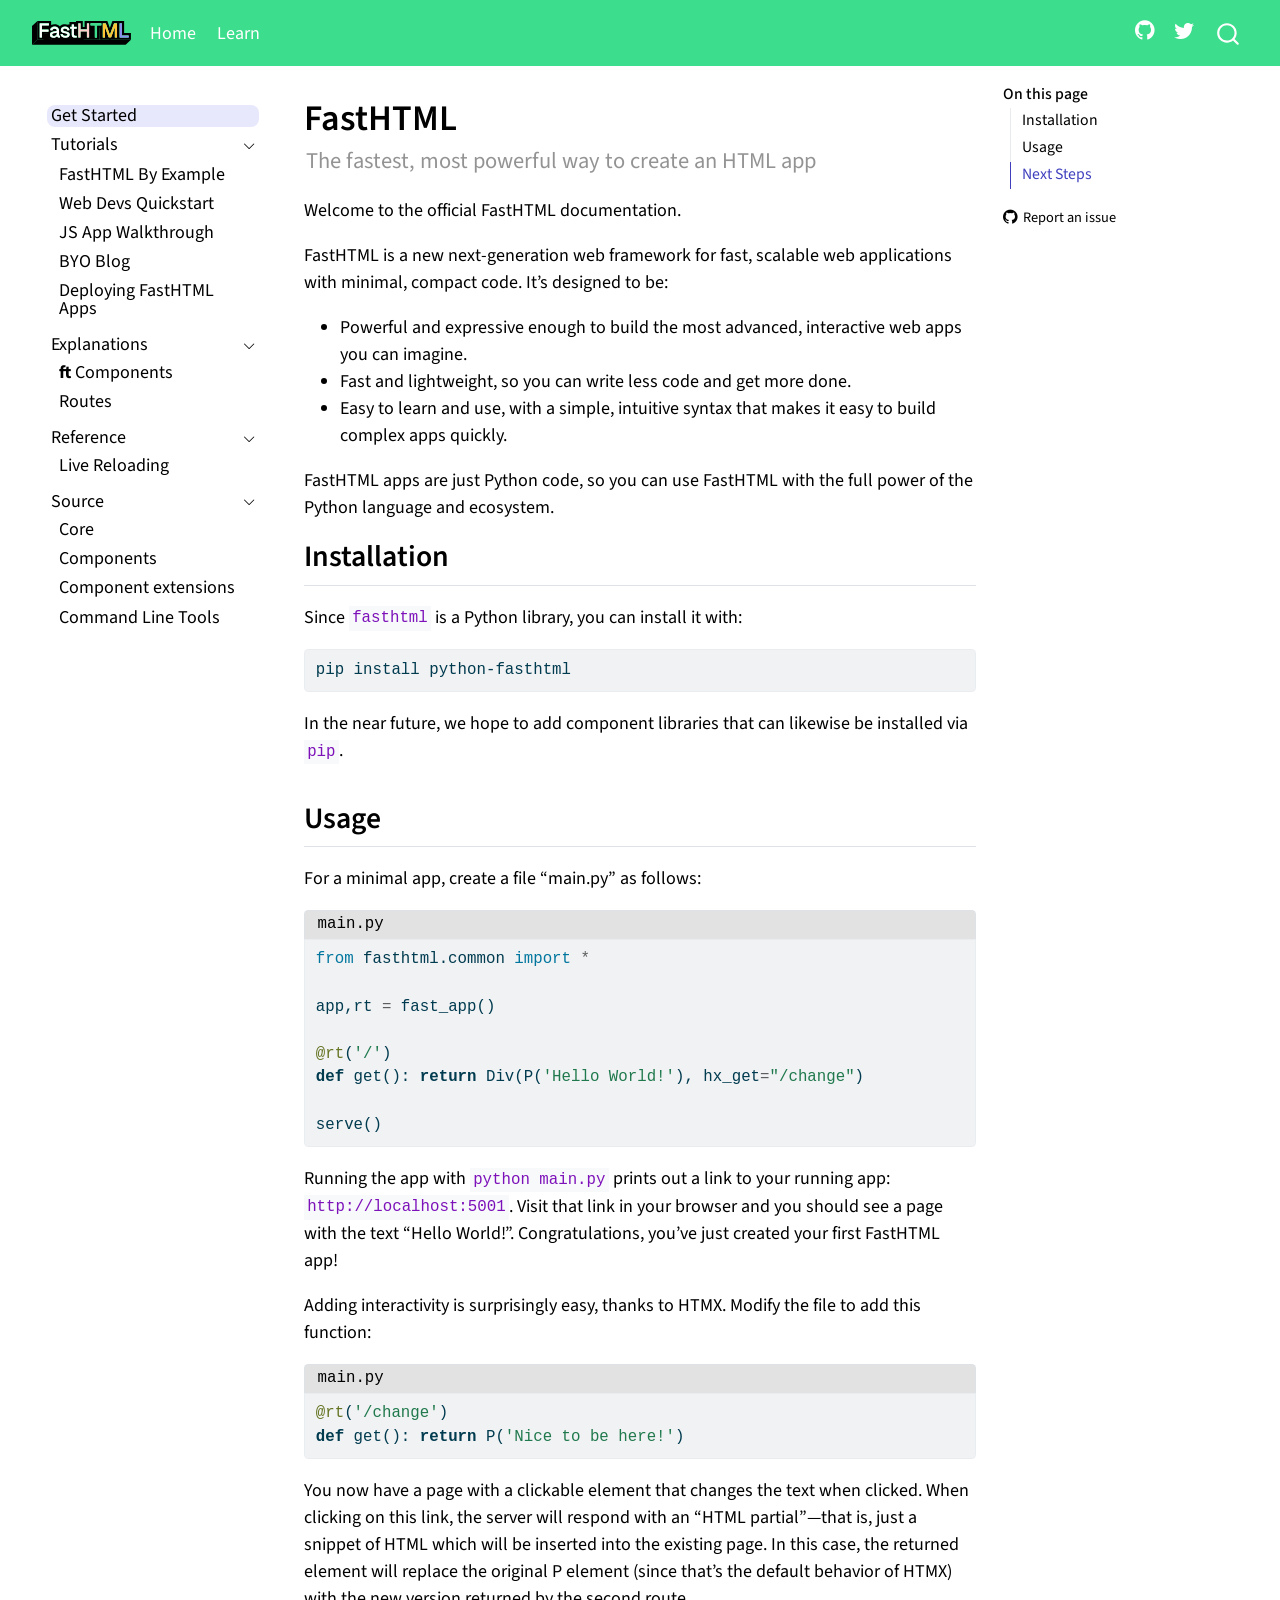
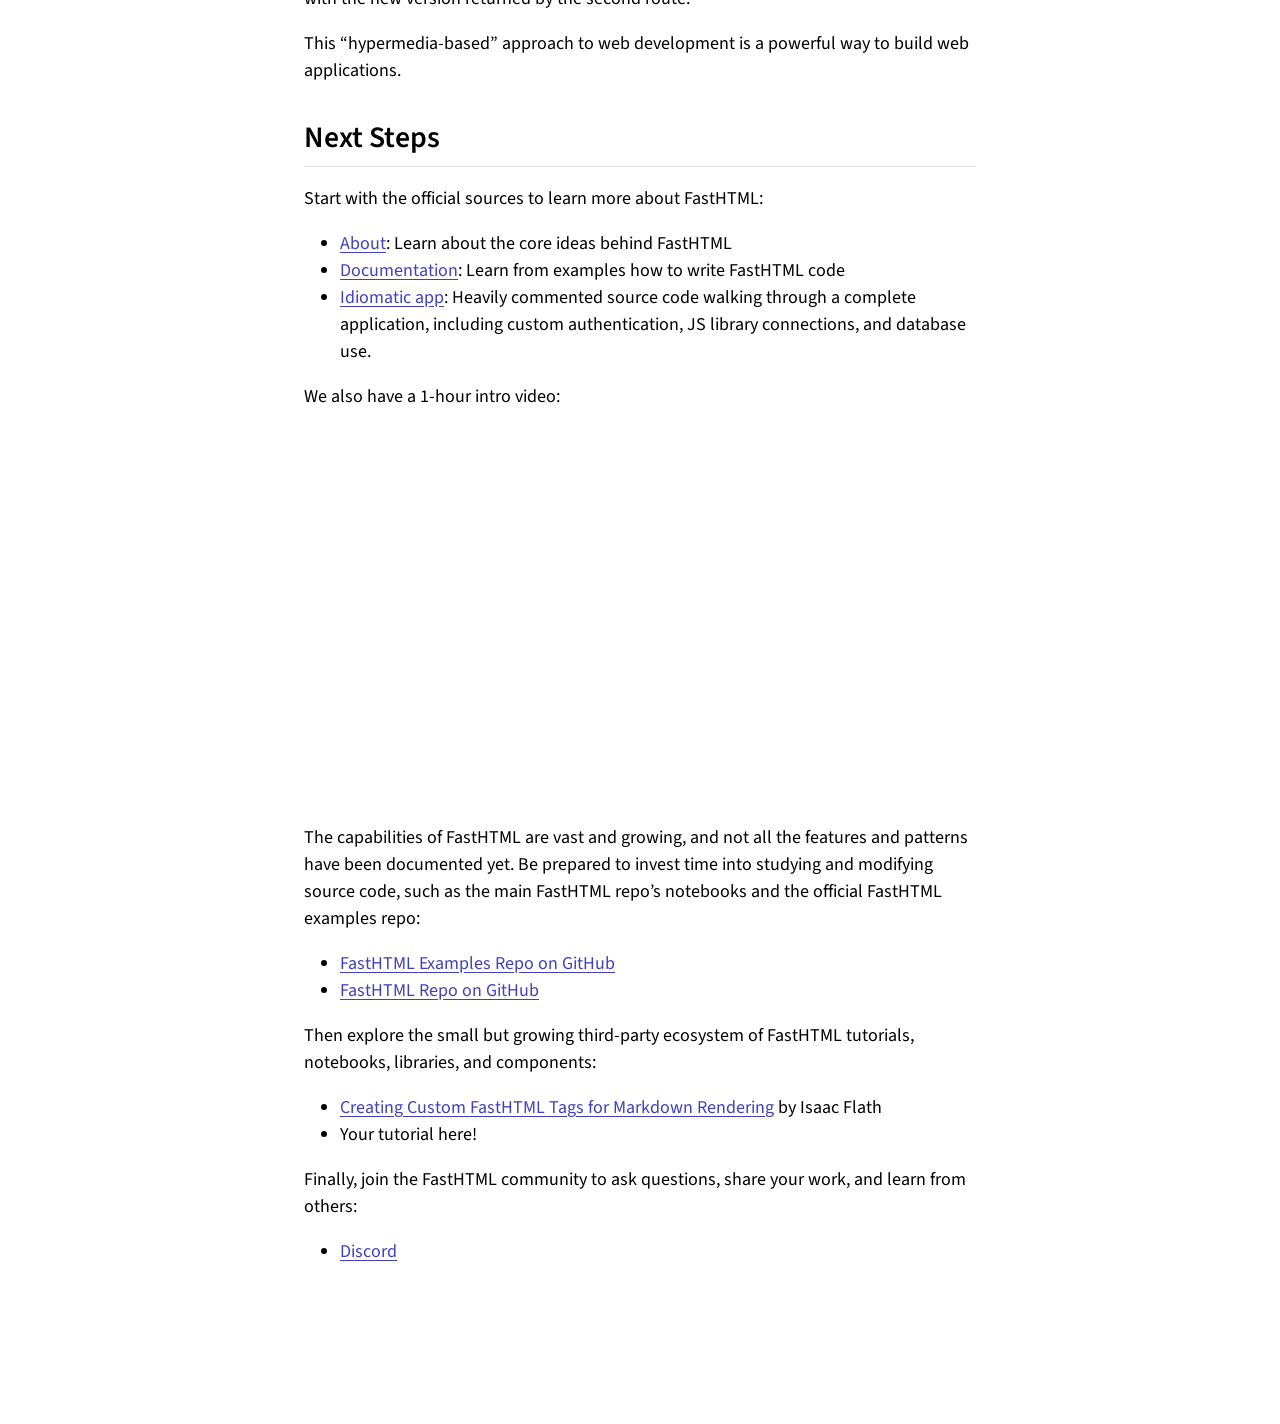
<file: index.html>
<!DOCTYPE html>
<html xmlns="http://www.w3.org/1999/xhtml" lang="en" xml:lang="en"><head>

<meta charset="utf-8">
<meta name="generator" content="quarto-1.5.55">

<meta name="viewport" content="width=device-width, initial-scale=1.0, user-scalable=yes">

<meta name="description" content="The fastest, most powerful way to create an HTML app">

<title>FastHTML – fasthtml</title>
<style>
code{white-space: pre-wrap;}
span.smallcaps{font-variant: small-caps;}
div.columns{display: flex; gap: min(4vw, 1.5em);}
div.column{flex: auto; overflow-x: auto;}
div.hanging-indent{margin-left: 1.5em; text-indent: -1.5em;}
ul.task-list{list-style: none;}
ul.task-list li input[type="checkbox"] {
  width: 0.8em;
  margin: 0 0.8em 0.2em -1em; /* quarto-specific, see https://github.com/quarto-dev/quarto-cli/issues/4556 */ 
  vertical-align: middle;
}
/* CSS for syntax highlighting */
pre > code.sourceCode { white-space: pre; position: relative; }
pre > code.sourceCode > span { line-height: 1.25; }
pre > code.sourceCode > span:empty { height: 1.2em; }
.sourceCode { overflow: visible; }
code.sourceCode > span { color: inherit; text-decoration: inherit; }
div.sourceCode { margin: 1em 0; }
pre.sourceCode { margin: 0; }
@media screen {
div.sourceCode { overflow: auto; }
}
@media print {
pre > code.sourceCode { white-space: pre-wrap; }
pre > code.sourceCode > span { display: inline-block; text-indent: -5em; padding-left: 5em; }
}
pre.numberSource code
  { counter-reset: source-line 0; }
pre.numberSource code > span
  { position: relative; left: -4em; counter-increment: source-line; }
pre.numberSource code > span > a:first-child::before
  { content: counter(source-line);
    position: relative; left: -1em; text-align: right; vertical-align: baseline;
    border: none; display: inline-block;
    -webkit-touch-callout: none; -webkit-user-select: none;
    -khtml-user-select: none; -moz-user-select: none;
    -ms-user-select: none; user-select: none;
    padding: 0 4px; width: 4em;
  }
pre.numberSource { margin-left: 3em;  padding-left: 4px; }
div.sourceCode
  {   }
@media screen {
pre > code.sourceCode > span > a:first-child::before { text-decoration: underline; }
}
</style>


<script src="site_libs/quarto-nav/quarto-nav.js"></script>
<script src="site_libs/quarto-nav/headroom.min.js"></script>
<script src="site_libs/clipboard/clipboard.min.js"></script>
<script src="site_libs/quarto-search/autocomplete.umd.js"></script>
<script src="site_libs/quarto-search/fuse.min.js"></script>
<script src="site_libs/quarto-search/quarto-search.js"></script>
<meta name="quarto:offset" content="./">
<script src="site_libs/quarto-html/quarto.js"></script>
<script src="site_libs/quarto-html/popper.min.js"></script>
<script src="site_libs/quarto-html/tippy.umd.min.js"></script>
<script src="site_libs/quarto-html/anchor.min.js"></script>
<link href="site_libs/quarto-html/tippy.css" rel="stylesheet">
<link href="site_libs/quarto-html/quarto-syntax-highlighting.css" rel="stylesheet" id="quarto-text-highlighting-styles">
<script src="site_libs/bootstrap/bootstrap.min.js"></script>
<link href="site_libs/bootstrap/bootstrap-icons.css" rel="stylesheet">
<link href="site_libs/bootstrap/bootstrap.min.css" rel="stylesheet" id="quarto-bootstrap" data-mode="light">
<script id="quarto-search-options" type="application/json">{
  "location": "navbar",
  "copy-button": false,
  "collapse-after": 3,
  "panel-placement": "end",
  "type": "overlay",
  "limit": 50,
  "keyboard-shortcut": [
    "f",
    "/",
    "s"
  ],
  "show-item-context": false,
  "language": {
    "search-no-results-text": "No results",
    "search-matching-documents-text": "matching documents",
    "search-copy-link-title": "Copy link to search",
    "search-hide-matches-text": "Hide additional matches",
    "search-more-match-text": "more match in this document",
    "search-more-matches-text": "more matches in this document",
    "search-clear-button-title": "Clear",
    "search-text-placeholder": "",
    "search-detached-cancel-button-title": "Cancel",
    "search-submit-button-title": "Submit",
    "search-label": "Search"
  }
}</script>


<link rel="stylesheet" href="styles.css">
<meta property="og:title" content="FastHTML – fasthtml">
<meta property="og:description" content="The fastest, most powerful way to create an HTML app">
<meta property="og:site_name" content="fasthtml">
<meta name="twitter:title" content="FastHTML – fasthtml">
<meta name="twitter:description" content="The fastest, most powerful way to create an HTML app">
<meta name="twitter:card" content="summary">
</head>

<body class="nav-sidebar floating nav-fixed">

<div id="quarto-search-results"></div>
  <header id="quarto-header" class="headroom fixed-top">
    <nav class="navbar navbar-expand-lg " data-bs-theme="dark">
      <div class="navbar-container container-fluid">
      <div class="navbar-brand-container mx-auto">
    <a href="./index.html" class="navbar-brand navbar-brand-logo">
    <img src="./logo.svg" alt="" class="navbar-logo">
    </a>
  </div>
            <div id="quarto-search" class="" title="Search"></div>
          <button class="navbar-toggler" type="button" data-bs-toggle="collapse" data-bs-target="#navbarCollapse" aria-controls="navbarCollapse" role="menu" aria-expanded="false" aria-label="Toggle navigation" onclick="if (window.quartoToggleHeadroom) { window.quartoToggleHeadroom(); }">
  <span class="navbar-toggler-icon"></span>
</button>
          <div class="collapse navbar-collapse" id="navbarCollapse">
            <ul class="navbar-nav navbar-nav-scroll me-auto">
  <li class="nav-item">
    <a class="nav-link" href="https://fastht.ml"> 
<span class="menu-text">Home</span></a>
  </li>  
  <li class="nav-item">
    <a class="nav-link" href="https://about.fastht.ml"> 
<span class="menu-text">Learn</span></a>
  </li>  
</ul>
            <ul class="navbar-nav navbar-nav-scroll ms-auto">
  <li class="nav-item compact">
    <a class="nav-link" href="https://github.com/answerdotai/fasthtml"> <i class="bi bi-github" role="img">
</i> 
<span class="menu-text"></span></a>
  </li>  
  <li class="nav-item compact">
    <a class="nav-link" href="https://x.com/answerdotai"> <i class="bi bi-twitter" role="img" aria-label="Fast.ai Twitter">
</i> 
<span class="menu-text"></span></a>
  </li>  
</ul>
          </div> <!-- /navcollapse -->
            <div class="quarto-navbar-tools">
</div>
      </div> <!-- /container-fluid -->
    </nav>
  <nav class="quarto-secondary-nav">
    <div class="container-fluid d-flex">
      <button type="button" class="quarto-btn-toggle btn" data-bs-toggle="collapse" role="button" data-bs-target=".quarto-sidebar-collapse-item" aria-controls="quarto-sidebar" aria-expanded="false" aria-label="Toggle sidebar navigation" onclick="if (window.quartoToggleHeadroom) { window.quartoToggleHeadroom(); }">
        <i class="bi bi-layout-text-sidebar-reverse"></i>
      </button>
        <nav class="quarto-page-breadcrumbs" aria-label="breadcrumb"><ol class="breadcrumb"><li class="breadcrumb-item"><a href="./index.html">Get Started</a></li></ol></nav>
        <a class="flex-grow-1" role="navigation" data-bs-toggle="collapse" data-bs-target=".quarto-sidebar-collapse-item" aria-controls="quarto-sidebar" aria-expanded="false" aria-label="Toggle sidebar navigation" onclick="if (window.quartoToggleHeadroom) { window.quartoToggleHeadroom(); }">      
        </a>
    </div>
  </nav>
</header>
<!-- content -->
<div id="quarto-content" class="quarto-container page-columns page-rows-contents page-layout-article page-navbar">
<!-- sidebar -->
  <nav id="quarto-sidebar" class="sidebar collapse collapse-horizontal quarto-sidebar-collapse-item sidebar-navigation floating overflow-auto">
    <div class="sidebar-menu-container"> 
    <ul class="list-unstyled mt-1">
        <li class="sidebar-item">
  <div class="sidebar-item-container"> 
  <a href="./index.html" class="sidebar-item-text sidebar-link active">
 <span class="menu-text">Get Started</span></a>
  </div>
</li>
        <li class="sidebar-item sidebar-item-section">
      <div class="sidebar-item-container"> 
            <a href="./tutorials/index.html" class="sidebar-item-text sidebar-link">
 <span class="menu-text">Tutorials</span></a>
          <a class="sidebar-item-toggle text-start" data-bs-toggle="collapse" data-bs-target="#quarto-sidebar-section-1" role="navigation" aria-expanded="true" aria-label="Toggle section">
            <i class="bi bi-chevron-right ms-2"></i>
          </a> 
      </div>
      <ul id="quarto-sidebar-section-1" class="collapse list-unstyled sidebar-section depth1 show">  
          <li class="sidebar-item">
  <div class="sidebar-item-container"> 
  <a href="./tutorials/by_example.html" class="sidebar-item-text sidebar-link">
 <span class="menu-text">FastHTML By Example</span></a>
  </div>
</li>
          <li class="sidebar-item">
  <div class="sidebar-item-container"> 
  <a href="./tutorials/quickstart_for_web_devs.html" class="sidebar-item-text sidebar-link">
 <span class="menu-text">Web Devs Quickstart</span></a>
  </div>
</li>
          <li class="sidebar-item">
  <div class="sidebar-item-container"> 
  <a href="./tutorials/e2e.html" class="sidebar-item-text sidebar-link">
 <span class="menu-text">JS App Walkthrough</span></a>
  </div>
</li>
          <li class="sidebar-item">
  <div class="sidebar-item-container"> 
  <a href="./tutorials/tutorial_for_web_devs.html" class="sidebar-item-text sidebar-link">
 <span class="menu-text">BYO Blog</span></a>
  </div>
</li>
          <li class="sidebar-item">
  <div class="sidebar-item-container"> 
  <a href="./tutorials/deployment.html" class="sidebar-item-text sidebar-link">
 <span class="menu-text">Deploying FastHTML Apps</span></a>
  </div>
</li>
      </ul>
  </li>
        <li class="sidebar-item sidebar-item-section">
      <div class="sidebar-item-container"> 
            <a class="sidebar-item-text sidebar-link text-start" data-bs-toggle="collapse" data-bs-target="#quarto-sidebar-section-2" role="navigation" aria-expanded="true">
 <span class="menu-text">Explanations</span></a>
          <a class="sidebar-item-toggle text-start" data-bs-toggle="collapse" data-bs-target="#quarto-sidebar-section-2" role="navigation" aria-expanded="true" aria-label="Toggle section">
            <i class="bi bi-chevron-right ms-2"></i>
          </a> 
      </div>
      <ul id="quarto-sidebar-section-2" class="collapse list-unstyled sidebar-section depth1 show">  
          <li class="sidebar-item">
  <div class="sidebar-item-container"> 
  <a href="./explains/explaining_xt_components.html" class="sidebar-item-text sidebar-link">
 <span class="menu-text"><strong>ft</strong> Components</span></a>
  </div>
</li>
          <li class="sidebar-item">
  <div class="sidebar-item-container"> 
  <a href="./explains/routes.html" class="sidebar-item-text sidebar-link">
 <span class="menu-text">Routes</span></a>
  </div>
</li>
      </ul>
  </li>
        <li class="sidebar-item sidebar-item-section">
      <div class="sidebar-item-container"> 
            <a class="sidebar-item-text sidebar-link text-start" data-bs-toggle="collapse" data-bs-target="#quarto-sidebar-section-3" role="navigation" aria-expanded="true">
 <span class="menu-text">Reference</span></a>
          <a class="sidebar-item-toggle text-start" data-bs-toggle="collapse" data-bs-target="#quarto-sidebar-section-3" role="navigation" aria-expanded="true" aria-label="Toggle section">
            <i class="bi bi-chevron-right ms-2"></i>
          </a> 
      </div>
      <ul id="quarto-sidebar-section-3" class="collapse list-unstyled sidebar-section depth1 show">  
          <li class="sidebar-item">
  <div class="sidebar-item-container"> 
  <a href="./ref/live_reload.html" class="sidebar-item-text sidebar-link">
 <span class="menu-text">Live Reloading</span></a>
  </div>
</li>
      </ul>
  </li>
        <li class="sidebar-item sidebar-item-section">
      <div class="sidebar-item-container"> 
            <a class="sidebar-item-text sidebar-link text-start" data-bs-toggle="collapse" data-bs-target="#quarto-sidebar-section-4" role="navigation" aria-expanded="true">
 <span class="menu-text">Source</span></a>
          <a class="sidebar-item-toggle text-start" data-bs-toggle="collapse" data-bs-target="#quarto-sidebar-section-4" role="navigation" aria-expanded="true" aria-label="Toggle section">
            <i class="bi bi-chevron-right ms-2"></i>
          </a> 
      </div>
      <ul id="quarto-sidebar-section-4" class="collapse list-unstyled sidebar-section depth1 show">  
          <li class="sidebar-item">
  <div class="sidebar-item-container"> 
  <a href="./api/core.html" class="sidebar-item-text sidebar-link">
 <span class="menu-text">Core</span></a>
  </div>
</li>
          <li class="sidebar-item">
  <div class="sidebar-item-container"> 
  <a href="./api/components.html" class="sidebar-item-text sidebar-link">
 <span class="menu-text">Components</span></a>
  </div>
</li>
          <li class="sidebar-item">
  <div class="sidebar-item-container"> 
  <a href="./api/xtend.html" class="sidebar-item-text sidebar-link">
 <span class="menu-text">Component extensions</span></a>
  </div>
</li>
          <li class="sidebar-item">
  <div class="sidebar-item-container"> 
  <a href="./api/cli.html" class="sidebar-item-text sidebar-link">
 <span class="menu-text">Command Line Tools</span></a>
  </div>
</li>
      </ul>
  </li>
    </ul>
    </div>
</nav>
<div id="quarto-sidebar-glass" class="quarto-sidebar-collapse-item" data-bs-toggle="collapse" data-bs-target=".quarto-sidebar-collapse-item"></div>
<!-- margin-sidebar -->
    <div id="quarto-margin-sidebar" class="sidebar margin-sidebar">
        <nav id="TOC" role="doc-toc" class="toc-active">
    <h2 id="toc-title">On this page</h2>
   
  <ul>
  <li><a href="#installation" id="toc-installation" class="nav-link active" data-scroll-target="#installation">Installation</a></li>
  <li><a href="#usage" id="toc-usage" class="nav-link" data-scroll-target="#usage">Usage</a></li>
  <li><a href="#next-steps" id="toc-next-steps" class="nav-link" data-scroll-target="#next-steps">Next Steps</a></li>
  </ul>
<div class="toc-actions"><ul><li><a href="https://github.com/AnswerDotAI/fasthtml/issues/new" class="toc-action"><i class="bi bi-github"></i>Report an issue</a></li></ul></div></nav>
    </div>
<!-- main -->
<main class="content" id="quarto-document-content">

<header id="title-block-header" class="quarto-title-block default">
<div class="quarto-title">
<h1 class="title">FastHTML</h1>
</div>

<div>
  <div class="description">
    The fastest, most powerful way to create an HTML app
  </div>
</div>


<div class="quarto-title-meta">

    
  
    
  </div>
  


</header>


<!-- WARNING: THIS FILE WAS AUTOGENERATED! DO NOT EDIT! -->
<p>Welcome to the official FastHTML documentation.</p>
<p>FastHTML is a new next-generation web framework for fast, scalable web applications with minimal, compact code. It’s designed to be:</p>
<ul>
<li>Powerful and expressive enough to build the most advanced, interactive web apps you can imagine.</li>
<li>Fast and lightweight, so you can write less code and get more done.</li>
<li>Easy to learn and use, with a simple, intuitive syntax that makes it easy to build complex apps quickly.</li>
</ul>
<p>FastHTML apps are just Python code, so you can use FastHTML with the full power of the Python language and ecosystem.</p>
<section id="installation" class="level2">
<h2 class="anchored" data-anchor-id="installation">Installation</h2>
<p>Since <code>fasthtml</code> is a Python library, you can install it with:</p>
<div class="sourceCode" id="cb1"><pre class="sourceCode sh code-with-copy"><code class="sourceCode bash"><span id="cb1-1"><a href="#cb1-1" aria-hidden="true" tabindex="-1"></a><span class="ex">pip</span> install python-fasthtml</span></code><button title="Copy to Clipboard" class="code-copy-button"><i class="bi"></i></button></pre></div>
<p>In the near future, we hope to add component libraries that can likewise be installed via <code>pip</code>.</p>
</section>
<section id="usage" class="level2">
<h2 class="anchored" data-anchor-id="usage">Usage</h2>
<p>For a minimal app, create a file “main.py” as follows:</p>
<div class="code-with-filename">
<div class="code-with-filename-file">
<pre><strong>main.py</strong></pre>
</div>
<div class="sourceCode" id="cb2" data-filename="main.py"><pre class="sourceCode python code-with-copy"><code class="sourceCode python"><span id="cb2-1"><a href="#cb2-1" aria-hidden="true" tabindex="-1"></a><span class="im">from</span> fasthtml.common <span class="im">import</span> <span class="op">*</span></span>
<span id="cb2-2"><a href="#cb2-2" aria-hidden="true" tabindex="-1"></a></span>
<span id="cb2-3"><a href="#cb2-3" aria-hidden="true" tabindex="-1"></a>app,rt <span class="op">=</span> fast_app()</span>
<span id="cb2-4"><a href="#cb2-4" aria-hidden="true" tabindex="-1"></a></span>
<span id="cb2-5"><a href="#cb2-5" aria-hidden="true" tabindex="-1"></a><span class="at">@rt</span>(<span class="st">'/'</span>)</span>
<span id="cb2-6"><a href="#cb2-6" aria-hidden="true" tabindex="-1"></a><span class="kw">def</span> get(): <span class="cf">return</span> Div(P(<span class="st">'Hello World!'</span>), hx_get<span class="op">=</span><span class="st">"/change"</span>)</span>
<span id="cb2-7"><a href="#cb2-7" aria-hidden="true" tabindex="-1"></a></span>
<span id="cb2-8"><a href="#cb2-8" aria-hidden="true" tabindex="-1"></a>serve()</span></code><button title="Copy to Clipboard" class="code-copy-button"><i class="bi"></i></button></pre></div>
</div>
<p>Running the app with <code>python main.py</code> prints out a link to your running app: <code>http://localhost:5001</code>. Visit that link in your browser and you should see a page with the text “Hello World!”. Congratulations, you’ve just created your first FastHTML app!</p>
<p>Adding interactivity is surprisingly easy, thanks to HTMX. Modify the file to add this function:</p>
<div class="code-with-filename">
<div class="code-with-filename-file">
<pre><strong>main.py</strong></pre>
</div>
<div class="sourceCode" id="cb3" data-filename="main.py"><pre class="sourceCode python code-with-copy"><code class="sourceCode python"><span id="cb3-1"><a href="#cb3-1" aria-hidden="true" tabindex="-1"></a><span class="at">@rt</span>(<span class="st">'/change'</span>)</span>
<span id="cb3-2"><a href="#cb3-2" aria-hidden="true" tabindex="-1"></a><span class="kw">def</span> get(): <span class="cf">return</span> P(<span class="st">'Nice to be here!'</span>)</span></code><button title="Copy to Clipboard" class="code-copy-button"><i class="bi"></i></button></pre></div>
</div>
<p>You now have a page with a clickable element that changes the text when clicked. When clicking on this link, the server will respond with an “HTML partial”—that is, just a snippet of HTML which will be inserted into the existing page. In this case, the returned element will replace the original P element (since that’s the default behavior of HTMX) with the new version returned by the second route.</p>
<p>This “hypermedia-based” approach to web development is a powerful way to build web applications.</p>
</section>
<section id="next-steps" class="level2">
<h2 class="anchored" data-anchor-id="next-steps">Next Steps</h2>
<p>Start with the official sources to learn more about FastHTML:</p>
<ul>
<li><a href="https://about.fastht.ml">About</a>: Learn about the core ideas behind FastHTML</li>
<li><a href="https://docs.fastht.ml">Documentation</a>: Learn from examples how to write FastHTML code</li>
<li><a href="https://github.com/AnswerDotAI/fasthtml/blob/main/examples/adv_app.py">Idiomatic app</a>: Heavily commented source code walking through a complete application, including custom authentication, JS library connections, and database use.</li>
</ul>
<p>We also have a 1-hour intro video:</p>
<div class="quarto-video ratio ratio-16x9"><iframe data-external="1" src="https://www.youtube.com/embed/Auqrm7WFc0I" title="" frameborder="0" allow="accelerometer; autoplay; clipboard-write; encrypted-media; gyroscope; picture-in-picture" allowfullscreen=""></iframe></div>
<p>The capabilities of FastHTML are vast and growing, and not all the features and patterns have been documented yet. Be prepared to invest time into studying and modifying source code, such as the main FastHTML repo’s notebooks and the official FastHTML examples repo:</p>
<ul>
<li><a href="https://github.com/AnswerDotAI/fasthtml-example">FastHTML Examples Repo on GitHub</a></li>
<li><a href="https://github.com/AnswerDotAI/fasthtml">FastHTML Repo on GitHub</a></li>
</ul>
<p>Then explore the small but growing third-party ecosystem of FastHTML tutorials, notebooks, libraries, and components:</p>
<ul>
<li><a href="https://isaac-flath.github.io/website/posts/boots/FasthtmlTutorial.html">Creating Custom FastHTML Tags for Markdown Rendering</a> by Isaac Flath</li>
<li>Your tutorial here!</li>
</ul>
<p>Finally, join the FastHTML community to ask questions, share your work, and learn from others:</p>
<ul>
<li><a href="https://discord.gg/qcXvcxMhdP">Discord</a></li>
</ul>


</section>

</main> <!-- /main -->
<script id="quarto-html-after-body" type="application/javascript">
window.document.addEventListener("DOMContentLoaded", function (event) {
  const toggleBodyColorMode = (bsSheetEl) => {
    const mode = bsSheetEl.getAttribute("data-mode");
    const bodyEl = window.document.querySelector("body");
    if (mode === "dark") {
      bodyEl.classList.add("quarto-dark");
      bodyEl.classList.remove("quarto-light");
    } else {
      bodyEl.classList.add("quarto-light");
      bodyEl.classList.remove("quarto-dark");
    }
  }
  const toggleBodyColorPrimary = () => {
    const bsSheetEl = window.document.querySelector("link#quarto-bootstrap");
    if (bsSheetEl) {
      toggleBodyColorMode(bsSheetEl);
    }
  }
  toggleBodyColorPrimary();  
  const icon = "";
  const anchorJS = new window.AnchorJS();
  anchorJS.options = {
    placement: 'right',
    icon: icon
  };
  anchorJS.add('.anchored');
  const isCodeAnnotation = (el) => {
    for (const clz of el.classList) {
      if (clz.startsWith('code-annotation-')) {                     
        return true;
      }
    }
    return false;
  }
  const onCopySuccess = function(e) {
    // button target
    const button = e.trigger;
    // don't keep focus
    button.blur();
    // flash "checked"
    button.classList.add('code-copy-button-checked');
    var currentTitle = button.getAttribute("title");
    button.setAttribute("title", "Copied!");
    let tooltip;
    if (window.bootstrap) {
      button.setAttribute("data-bs-toggle", "tooltip");
      button.setAttribute("data-bs-placement", "left");
      button.setAttribute("data-bs-title", "Copied!");
      tooltip = new bootstrap.Tooltip(button, 
        { trigger: "manual", 
          customClass: "code-copy-button-tooltip",
          offset: [0, -8]});
      tooltip.show();    
    }
    setTimeout(function() {
      if (tooltip) {
        tooltip.hide();
        button.removeAttribute("data-bs-title");
        button.removeAttribute("data-bs-toggle");
        button.removeAttribute("data-bs-placement");
      }
      button.setAttribute("title", currentTitle);
      button.classList.remove('code-copy-button-checked');
    }, 1000);
    // clear code selection
    e.clearSelection();
  }
  const getTextToCopy = function(trigger) {
      const codeEl = trigger.previousElementSibling.cloneNode(true);
      for (const childEl of codeEl.children) {
        if (isCodeAnnotation(childEl)) {
          childEl.remove();
        }
      }
      return codeEl.innerText;
  }
  const clipboard = new window.ClipboardJS('.code-copy-button:not([data-in-quarto-modal])', {
    text: getTextToCopy
  });
  clipboard.on('success', onCopySuccess);
  if (window.document.getElementById('quarto-embedded-source-code-modal')) {
    // For code content inside modals, clipBoardJS needs to be initialized with a container option
    // TODO: Check when it could be a function (https://github.com/zenorocha/clipboard.js/issues/860)
    const clipboardModal = new window.ClipboardJS('.code-copy-button[data-in-quarto-modal]', {
      text: getTextToCopy,
      container: window.document.getElementById('quarto-embedded-source-code-modal')
    });
    clipboardModal.on('success', onCopySuccess);
  }
    var localhostRegex = new RegExp(/^(?:http|https):\/\/localhost\:?[0-9]*\//);
    var mailtoRegex = new RegExp(/^mailto:/);
      var filterRegex = new RegExp("https:\/\/AnswerDotAI\.github\.io\/fasthtml");
    var isInternal = (href) => {
        return filterRegex.test(href) || localhostRegex.test(href) || mailtoRegex.test(href);
    }
    // Inspect non-navigation links and adorn them if external
 	var links = window.document.querySelectorAll('a[href]:not(.nav-link):not(.navbar-brand):not(.toc-action):not(.sidebar-link):not(.sidebar-item-toggle):not(.pagination-link):not(.no-external):not([aria-hidden]):not(.dropdown-item):not(.quarto-navigation-tool):not(.about-link)');
    for (var i=0; i<links.length; i++) {
      const link = links[i];
      if (!isInternal(link.href)) {
        // undo the damage that might have been done by quarto-nav.js in the case of
        // links that we want to consider external
        if (link.dataset.originalHref !== undefined) {
          link.href = link.dataset.originalHref;
        }
      }
    }
  function tippyHover(el, contentFn, onTriggerFn, onUntriggerFn) {
    const config = {
      allowHTML: true,
      maxWidth: 500,
      delay: 100,
      arrow: false,
      appendTo: function(el) {
          return el.parentElement;
      },
      interactive: true,
      interactiveBorder: 10,
      theme: 'quarto',
      placement: 'bottom-start',
    };
    if (contentFn) {
      config.content = contentFn;
    }
    if (onTriggerFn) {
      config.onTrigger = onTriggerFn;
    }
    if (onUntriggerFn) {
      config.onUntrigger = onUntriggerFn;
    }
    window.tippy(el, config); 
  }
  const noterefs = window.document.querySelectorAll('a[role="doc-noteref"]');
  for (var i=0; i<noterefs.length; i++) {
    const ref = noterefs[i];
    tippyHover(ref, function() {
      // use id or data attribute instead here
      let href = ref.getAttribute('data-footnote-href') || ref.getAttribute('href');
      try { href = new URL(href).hash; } catch {}
      const id = href.replace(/^#\/?/, "");
      const note = window.document.getElementById(id);
      if (note) {
        return note.innerHTML;
      } else {
        return "";
      }
    });
  }
  const xrefs = window.document.querySelectorAll('a.quarto-xref');
  const processXRef = (id, note) => {
    // Strip column container classes
    const stripColumnClz = (el) => {
      el.classList.remove("page-full", "page-columns");
      if (el.children) {
        for (const child of el.children) {
          stripColumnClz(child);
        }
      }
    }
    stripColumnClz(note)
    if (id === null || id.startsWith('sec-')) {
      // Special case sections, only their first couple elements
      const container = document.createElement("div");
      if (note.children && note.children.length > 2) {
        container.appendChild(note.children[0].cloneNode(true));
        for (let i = 1; i < note.children.length; i++) {
          const child = note.children[i];
          if (child.tagName === "P" && child.innerText === "") {
            continue;
          } else {
            container.appendChild(child.cloneNode(true));
            break;
          }
        }
        if (window.Quarto?.typesetMath) {
          window.Quarto.typesetMath(container);
        }
        return container.innerHTML
      } else {
        if (window.Quarto?.typesetMath) {
          window.Quarto.typesetMath(note);
        }
        return note.innerHTML;
      }
    } else {
      // Remove any anchor links if they are present
      const anchorLink = note.querySelector('a.anchorjs-link');
      if (anchorLink) {
        anchorLink.remove();
      }
      if (window.Quarto?.typesetMath) {
        window.Quarto.typesetMath(note);
      }
      // TODO in 1.5, we should make sure this works without a callout special case
      if (note.classList.contains("callout")) {
        return note.outerHTML;
      } else {
        return note.innerHTML;
      }
    }
  }
  for (var i=0; i<xrefs.length; i++) {
    const xref = xrefs[i];
    tippyHover(xref, undefined, function(instance) {
      instance.disable();
      let url = xref.getAttribute('href');
      let hash = undefined; 
      if (url.startsWith('#')) {
        hash = url;
      } else {
        try { hash = new URL(url).hash; } catch {}
      }
      if (hash) {
        const id = hash.replace(/^#\/?/, "");
        const note = window.document.getElementById(id);
        if (note !== null) {
          try {
            const html = processXRef(id, note.cloneNode(true));
            instance.setContent(html);
          } finally {
            instance.enable();
            instance.show();
          }
        } else {
          // See if we can fetch this
          fetch(url.split('#')[0])
          .then(res => res.text())
          .then(html => {
            const parser = new DOMParser();
            const htmlDoc = parser.parseFromString(html, "text/html");
            const note = htmlDoc.getElementById(id);
            if (note !== null) {
              const html = processXRef(id, note);
              instance.setContent(html);
            } 
          }).finally(() => {
            instance.enable();
            instance.show();
          });
        }
      } else {
        // See if we can fetch a full url (with no hash to target)
        // This is a special case and we should probably do some content thinning / targeting
        fetch(url)
        .then(res => res.text())
        .then(html => {
          const parser = new DOMParser();
          const htmlDoc = parser.parseFromString(html, "text/html");
          const note = htmlDoc.querySelector('main.content');
          if (note !== null) {
            // This should only happen for chapter cross references
            // (since there is no id in the URL)
            // remove the first header
            if (note.children.length > 0 && note.children[0].tagName === "HEADER") {
              note.children[0].remove();
            }
            const html = processXRef(null, note);
            instance.setContent(html);
          } 
        }).finally(() => {
          instance.enable();
          instance.show();
        });
      }
    }, function(instance) {
    });
  }
      let selectedAnnoteEl;
      const selectorForAnnotation = ( cell, annotation) => {
        let cellAttr = 'data-code-cell="' + cell + '"';
        let lineAttr = 'data-code-annotation="' +  annotation + '"';
        const selector = 'span[' + cellAttr + '][' + lineAttr + ']';
        return selector;
      }
      const selectCodeLines = (annoteEl) => {
        const doc = window.document;
        const targetCell = annoteEl.getAttribute("data-target-cell");
        const targetAnnotation = annoteEl.getAttribute("data-target-annotation");
        const annoteSpan = window.document.querySelector(selectorForAnnotation(targetCell, targetAnnotation));
        const lines = annoteSpan.getAttribute("data-code-lines").split(",");
        const lineIds = lines.map((line) => {
          return targetCell + "-" + line;
        })
        let top = null;
        let height = null;
        let parent = null;
        if (lineIds.length > 0) {
            //compute the position of the single el (top and bottom and make a div)
            const el = window.document.getElementById(lineIds[0]);
            top = el.offsetTop;
            height = el.offsetHeight;
            parent = el.parentElement.parentElement;
          if (lineIds.length > 1) {
            const lastEl = window.document.getElementById(lineIds[lineIds.length - 1]);
            const bottom = lastEl.offsetTop + lastEl.offsetHeight;
            height = bottom - top;
          }
          if (top !== null && height !== null && parent !== null) {
            // cook up a div (if necessary) and position it 
            let div = window.document.getElementById("code-annotation-line-highlight");
            if (div === null) {
              div = window.document.createElement("div");
              div.setAttribute("id", "code-annotation-line-highlight");
              div.style.position = 'absolute';
              parent.appendChild(div);
            }
            div.style.top = top - 2 + "px";
            div.style.height = height + 4 + "px";
            div.style.left = 0;
            let gutterDiv = window.document.getElementById("code-annotation-line-highlight-gutter");
            if (gutterDiv === null) {
              gutterDiv = window.document.createElement("div");
              gutterDiv.setAttribute("id", "code-annotation-line-highlight-gutter");
              gutterDiv.style.position = 'absolute';
              const codeCell = window.document.getElementById(targetCell);
              const gutter = codeCell.querySelector('.code-annotation-gutter');
              gutter.appendChild(gutterDiv);
            }
            gutterDiv.style.top = top - 2 + "px";
            gutterDiv.style.height = height + 4 + "px";
          }
          selectedAnnoteEl = annoteEl;
        }
      };
      const unselectCodeLines = () => {
        const elementsIds = ["code-annotation-line-highlight", "code-annotation-line-highlight-gutter"];
        elementsIds.forEach((elId) => {
          const div = window.document.getElementById(elId);
          if (div) {
            div.remove();
          }
        });
        selectedAnnoteEl = undefined;
      };
        // Handle positioning of the toggle
    window.addEventListener(
      "resize",
      throttle(() => {
        elRect = undefined;
        if (selectedAnnoteEl) {
          selectCodeLines(selectedAnnoteEl);
        }
      }, 10)
    );
    function throttle(fn, ms) {
    let throttle = false;
    let timer;
      return (...args) => {
        if(!throttle) { // first call gets through
            fn.apply(this, args);
            throttle = true;
        } else { // all the others get throttled
            if(timer) clearTimeout(timer); // cancel #2
            timer = setTimeout(() => {
              fn.apply(this, args);
              timer = throttle = false;
            }, ms);
        }
      };
    }
      // Attach click handler to the DT
      const annoteDls = window.document.querySelectorAll('dt[data-target-cell]');
      for (const annoteDlNode of annoteDls) {
        annoteDlNode.addEventListener('click', (event) => {
          const clickedEl = event.target;
          if (clickedEl !== selectedAnnoteEl) {
            unselectCodeLines();
            const activeEl = window.document.querySelector('dt[data-target-cell].code-annotation-active');
            if (activeEl) {
              activeEl.classList.remove('code-annotation-active');
            }
            selectCodeLines(clickedEl);
            clickedEl.classList.add('code-annotation-active');
          } else {
            // Unselect the line
            unselectCodeLines();
            clickedEl.classList.remove('code-annotation-active');
          }
        });
      }
  const findCites = (el) => {
    const parentEl = el.parentElement;
    if (parentEl) {
      const cites = parentEl.dataset.cites;
      if (cites) {
        return {
          el,
          cites: cites.split(' ')
        };
      } else {
        return findCites(el.parentElement)
      }
    } else {
      return undefined;
    }
  };
  var bibliorefs = window.document.querySelectorAll('a[role="doc-biblioref"]');
  for (var i=0; i<bibliorefs.length; i++) {
    const ref = bibliorefs[i];
    const citeInfo = findCites(ref);
    if (citeInfo) {
      tippyHover(citeInfo.el, function() {
        var popup = window.document.createElement('div');
        citeInfo.cites.forEach(function(cite) {
          var citeDiv = window.document.createElement('div');
          citeDiv.classList.add('hanging-indent');
          citeDiv.classList.add('csl-entry');
          var biblioDiv = window.document.getElementById('ref-' + cite);
          if (biblioDiv) {
            citeDiv.innerHTML = biblioDiv.innerHTML;
          }
          popup.appendChild(citeDiv);
        });
        return popup.innerHTML;
      });
    }
  }
});
</script>
</div> <!-- /content -->




<footer class="footer"><div class="nav-footer"><div class="nav-footer-center"><div class="toc-actions d-sm-block d-md-none"><ul><li><a href="https://github.com/AnswerDotAI/fasthtml/issues/new" class="toc-action"><i class="bi bi-github"></i>Report an issue</a></li></ul></div></div></div></footer></body></html>
</file>
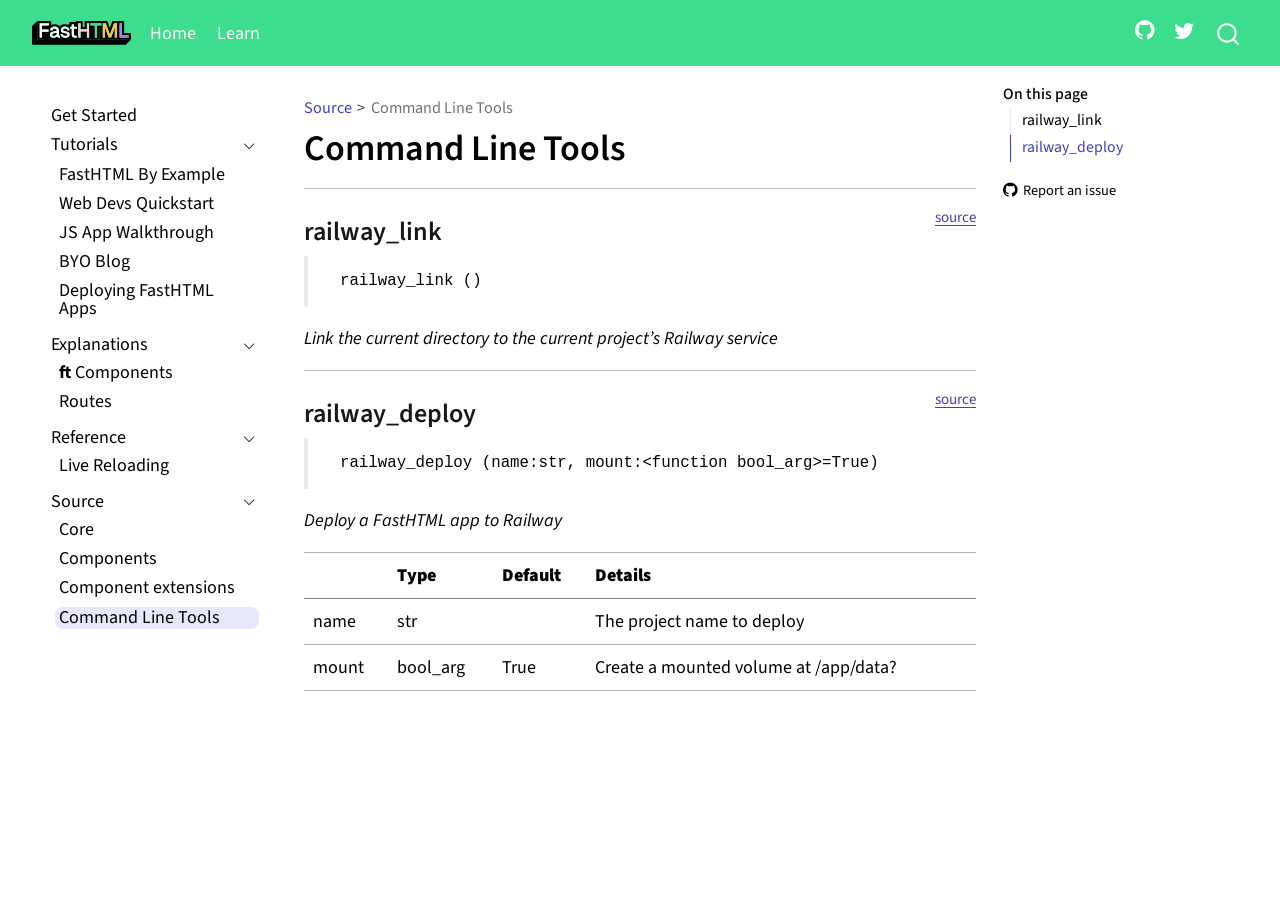
<file: api/cli.html>
<!DOCTYPE html>
<html xmlns="http://www.w3.org/1999/xhtml" lang="en" xml:lang="en"><head>

<meta charset="utf-8">
<meta name="generator" content="quarto-1.5.55">

<meta name="viewport" content="width=device-width, initial-scale=1.0, user-scalable=yes">


<title>Command Line Tools – fasthtml</title>
<style>
code{white-space: pre-wrap;}
span.smallcaps{font-variant: small-caps;}
div.columns{display: flex; gap: min(4vw, 1.5em);}
div.column{flex: auto; overflow-x: auto;}
div.hanging-indent{margin-left: 1.5em; text-indent: -1.5em;}
ul.task-list{list-style: none;}
ul.task-list li input[type="checkbox"] {
  width: 0.8em;
  margin: 0 0.8em 0.2em -1em; /* quarto-specific, see https://github.com/quarto-dev/quarto-cli/issues/4556 */ 
  vertical-align: middle;
}
</style>


<script src="../site_libs/quarto-nav/quarto-nav.js"></script>
<script src="../site_libs/quarto-nav/headroom.min.js"></script>
<script src="../site_libs/clipboard/clipboard.min.js"></script>
<script src="../site_libs/quarto-search/autocomplete.umd.js"></script>
<script src="../site_libs/quarto-search/fuse.min.js"></script>
<script src="../site_libs/quarto-search/quarto-search.js"></script>
<meta name="quarto:offset" content="../">
<script src="../site_libs/quarto-html/quarto.js"></script>
<script src="../site_libs/quarto-html/popper.min.js"></script>
<script src="../site_libs/quarto-html/tippy.umd.min.js"></script>
<script src="../site_libs/quarto-html/anchor.min.js"></script>
<link href="../site_libs/quarto-html/tippy.css" rel="stylesheet">
<link href="../site_libs/quarto-html/quarto-syntax-highlighting.css" rel="stylesheet" id="quarto-text-highlighting-styles">
<script src="../site_libs/bootstrap/bootstrap.min.js"></script>
<link href="../site_libs/bootstrap/bootstrap-icons.css" rel="stylesheet">
<link href="../site_libs/bootstrap/bootstrap.min.css" rel="stylesheet" id="quarto-bootstrap" data-mode="light">
<script id="quarto-search-options" type="application/json">{
  "location": "navbar",
  "copy-button": false,
  "collapse-after": 3,
  "panel-placement": "end",
  "type": "overlay",
  "limit": 50,
  "keyboard-shortcut": [
    "f",
    "/",
    "s"
  ],
  "show-item-context": false,
  "language": {
    "search-no-results-text": "No results",
    "search-matching-documents-text": "matching documents",
    "search-copy-link-title": "Copy link to search",
    "search-hide-matches-text": "Hide additional matches",
    "search-more-match-text": "more match in this document",
    "search-more-matches-text": "more matches in this document",
    "search-clear-button-title": "Clear",
    "search-text-placeholder": "",
    "search-detached-cancel-button-title": "Cancel",
    "search-submit-button-title": "Submit",
    "search-label": "Search"
  }
}</script>


<link rel="stylesheet" href="../styles.css">
<meta property="og:title" content="Command Line Tools – fasthtml">
<meta property="og:description" content="The fastest way to create an HTML app">
<meta property="og:site_name" content="fasthtml">
<meta name="twitter:title" content="Command Line Tools – fasthtml">
<meta name="twitter:description" content="The fastest way to create an HTML app">
<meta name="twitter:card" content="summary">
</head>

<body class="nav-sidebar floating nav-fixed">

<div id="quarto-search-results"></div>
  <header id="quarto-header" class="headroom fixed-top">
    <nav class="navbar navbar-expand-lg " data-bs-theme="dark">
      <div class="navbar-container container-fluid">
      <div class="navbar-brand-container mx-auto">
    <a href="../index.html" class="navbar-brand navbar-brand-logo">
    <img src="../logo.svg" alt="" class="navbar-logo">
    </a>
  </div>
            <div id="quarto-search" class="" title="Search"></div>
          <button class="navbar-toggler" type="button" data-bs-toggle="collapse" data-bs-target="#navbarCollapse" aria-controls="navbarCollapse" role="menu" aria-expanded="false" aria-label="Toggle navigation" onclick="if (window.quartoToggleHeadroom) { window.quartoToggleHeadroom(); }">
  <span class="navbar-toggler-icon"></span>
</button>
          <div class="collapse navbar-collapse" id="navbarCollapse">
            <ul class="navbar-nav navbar-nav-scroll me-auto">
  <li class="nav-item">
    <a class="nav-link" href="https://fastht.ml"> 
<span class="menu-text">Home</span></a>
  </li>  
  <li class="nav-item">
    <a class="nav-link" href="https://about.fastht.ml"> 
<span class="menu-text">Learn</span></a>
  </li>  
</ul>
            <ul class="navbar-nav navbar-nav-scroll ms-auto">
  <li class="nav-item compact">
    <a class="nav-link" href="https://github.com/answerdotai/fasthtml"> <i class="bi bi-github" role="img">
</i> 
<span class="menu-text"></span></a>
  </li>  
  <li class="nav-item compact">
    <a class="nav-link" href="https://x.com/answerdotai"> <i class="bi bi-twitter" role="img" aria-label="Fast.ai Twitter">
</i> 
<span class="menu-text"></span></a>
  </li>  
</ul>
          </div> <!-- /navcollapse -->
            <div class="quarto-navbar-tools">
</div>
      </div> <!-- /container-fluid -->
    </nav>
  <nav class="quarto-secondary-nav">
    <div class="container-fluid d-flex">
      <button type="button" class="quarto-btn-toggle btn" data-bs-toggle="collapse" role="button" data-bs-target=".quarto-sidebar-collapse-item" aria-controls="quarto-sidebar" aria-expanded="false" aria-label="Toggle sidebar navigation" onclick="if (window.quartoToggleHeadroom) { window.quartoToggleHeadroom(); }">
        <i class="bi bi-layout-text-sidebar-reverse"></i>
      </button>
        <nav class="quarto-page-breadcrumbs" aria-label="breadcrumb"><ol class="breadcrumb"><li class="breadcrumb-item"><a href="../api/core.html">Source</a></li><li class="breadcrumb-item"><a href="../api/cli.html">Command Line Tools</a></li></ol></nav>
        <a class="flex-grow-1" role="navigation" data-bs-toggle="collapse" data-bs-target=".quarto-sidebar-collapse-item" aria-controls="quarto-sidebar" aria-expanded="false" aria-label="Toggle sidebar navigation" onclick="if (window.quartoToggleHeadroom) { window.quartoToggleHeadroom(); }">      
        </a>
    </div>
  </nav>
</header>
<!-- content -->
<div id="quarto-content" class="quarto-container page-columns page-rows-contents page-layout-article page-navbar">
<!-- sidebar -->
  <nav id="quarto-sidebar" class="sidebar collapse collapse-horizontal quarto-sidebar-collapse-item sidebar-navigation floating overflow-auto">
    <div class="sidebar-menu-container"> 
    <ul class="list-unstyled mt-1">
        <li class="sidebar-item">
  <div class="sidebar-item-container"> 
  <a href="../index.html" class="sidebar-item-text sidebar-link">
 <span class="menu-text">Get Started</span></a>
  </div>
</li>
        <li class="sidebar-item sidebar-item-section">
      <div class="sidebar-item-container"> 
            <a href="../tutorials/index.html" class="sidebar-item-text sidebar-link">
 <span class="menu-text">Tutorials</span></a>
          <a class="sidebar-item-toggle text-start" data-bs-toggle="collapse" data-bs-target="#quarto-sidebar-section-1" role="navigation" aria-expanded="true" aria-label="Toggle section">
            <i class="bi bi-chevron-right ms-2"></i>
          </a> 
      </div>
      <ul id="quarto-sidebar-section-1" class="collapse list-unstyled sidebar-section depth1 show">  
          <li class="sidebar-item">
  <div class="sidebar-item-container"> 
  <a href="../tutorials/by_example.html" class="sidebar-item-text sidebar-link">
 <span class="menu-text">FastHTML By Example</span></a>
  </div>
</li>
          <li class="sidebar-item">
  <div class="sidebar-item-container"> 
  <a href="../tutorials/quickstart_for_web_devs.html" class="sidebar-item-text sidebar-link">
 <span class="menu-text">Web Devs Quickstart</span></a>
  </div>
</li>
          <li class="sidebar-item">
  <div class="sidebar-item-container"> 
  <a href="../tutorials/e2e.html" class="sidebar-item-text sidebar-link">
 <span class="menu-text">JS App Walkthrough</span></a>
  </div>
</li>
          <li class="sidebar-item">
  <div class="sidebar-item-container"> 
  <a href="../tutorials/tutorial_for_web_devs.html" class="sidebar-item-text sidebar-link">
 <span class="menu-text">BYO Blog</span></a>
  </div>
</li>
          <li class="sidebar-item">
  <div class="sidebar-item-container"> 
  <a href="../tutorials/deployment.html" class="sidebar-item-text sidebar-link">
 <span class="menu-text">Deploying FastHTML Apps</span></a>
  </div>
</li>
      </ul>
  </li>
        <li class="sidebar-item sidebar-item-section">
      <div class="sidebar-item-container"> 
            <a class="sidebar-item-text sidebar-link text-start" data-bs-toggle="collapse" data-bs-target="#quarto-sidebar-section-2" role="navigation" aria-expanded="true">
 <span class="menu-text">Explanations</span></a>
          <a class="sidebar-item-toggle text-start" data-bs-toggle="collapse" data-bs-target="#quarto-sidebar-section-2" role="navigation" aria-expanded="true" aria-label="Toggle section">
            <i class="bi bi-chevron-right ms-2"></i>
          </a> 
      </div>
      <ul id="quarto-sidebar-section-2" class="collapse list-unstyled sidebar-section depth1 show">  
          <li class="sidebar-item">
  <div class="sidebar-item-container"> 
  <a href="../explains/explaining_xt_components.html" class="sidebar-item-text sidebar-link">
 <span class="menu-text"><strong>ft</strong> Components</span></a>
  </div>
</li>
          <li class="sidebar-item">
  <div class="sidebar-item-container"> 
  <a href="../explains/routes.html" class="sidebar-item-text sidebar-link">
 <span class="menu-text">Routes</span></a>
  </div>
</li>
      </ul>
  </li>
        <li class="sidebar-item sidebar-item-section">
      <div class="sidebar-item-container"> 
            <a class="sidebar-item-text sidebar-link text-start" data-bs-toggle="collapse" data-bs-target="#quarto-sidebar-section-3" role="navigation" aria-expanded="true">
 <span class="menu-text">Reference</span></a>
          <a class="sidebar-item-toggle text-start" data-bs-toggle="collapse" data-bs-target="#quarto-sidebar-section-3" role="navigation" aria-expanded="true" aria-label="Toggle section">
            <i class="bi bi-chevron-right ms-2"></i>
          </a> 
      </div>
      <ul id="quarto-sidebar-section-3" class="collapse list-unstyled sidebar-section depth1 show">  
          <li class="sidebar-item">
  <div class="sidebar-item-container"> 
  <a href="../ref/live_reload.html" class="sidebar-item-text sidebar-link">
 <span class="menu-text">Live Reloading</span></a>
  </div>
</li>
      </ul>
  </li>
        <li class="sidebar-item sidebar-item-section">
      <div class="sidebar-item-container"> 
            <a class="sidebar-item-text sidebar-link text-start" data-bs-toggle="collapse" data-bs-target="#quarto-sidebar-section-4" role="navigation" aria-expanded="true">
 <span class="menu-text">Source</span></a>
          <a class="sidebar-item-toggle text-start" data-bs-toggle="collapse" data-bs-target="#quarto-sidebar-section-4" role="navigation" aria-expanded="true" aria-label="Toggle section">
            <i class="bi bi-chevron-right ms-2"></i>
          </a> 
      </div>
      <ul id="quarto-sidebar-section-4" class="collapse list-unstyled sidebar-section depth1 show">  
          <li class="sidebar-item">
  <div class="sidebar-item-container"> 
  <a href="../api/core.html" class="sidebar-item-text sidebar-link">
 <span class="menu-text">Core</span></a>
  </div>
</li>
          <li class="sidebar-item">
  <div class="sidebar-item-container"> 
  <a href="../api/components.html" class="sidebar-item-text sidebar-link">
 <span class="menu-text">Components</span></a>
  </div>
</li>
          <li class="sidebar-item">
  <div class="sidebar-item-container"> 
  <a href="../api/xtend.html" class="sidebar-item-text sidebar-link">
 <span class="menu-text">Component extensions</span></a>
  </div>
</li>
          <li class="sidebar-item">
  <div class="sidebar-item-container"> 
  <a href="../api/cli.html" class="sidebar-item-text sidebar-link active">
 <span class="menu-text">Command Line Tools</span></a>
  </div>
</li>
      </ul>
  </li>
    </ul>
    </div>
</nav>
<div id="quarto-sidebar-glass" class="quarto-sidebar-collapse-item" data-bs-toggle="collapse" data-bs-target=".quarto-sidebar-collapse-item"></div>
<!-- margin-sidebar -->
    <div id="quarto-margin-sidebar" class="sidebar margin-sidebar">
        <nav id="TOC" role="doc-toc" class="toc-active">
    <h2 id="toc-title">On this page</h2>
   
  <ul>
  <li><a href="#railway_link" id="toc-railway_link" class="nav-link active" data-scroll-target="#railway_link">railway_link</a></li>
  <li><a href="#railway_deploy" id="toc-railway_deploy" class="nav-link" data-scroll-target="#railway_deploy">railway_deploy</a></li>
  </ul>
<div class="toc-actions"><ul><li><a href="https://github.com/AnswerDotAI/fasthtml/issues/new" class="toc-action"><i class="bi bi-github"></i>Report an issue</a></li></ul></div></nav>
    </div>
<!-- main -->
<main class="content" id="quarto-document-content">

<header id="title-block-header" class="quarto-title-block default"><nav class="quarto-page-breadcrumbs quarto-title-breadcrumbs d-none d-lg-block" aria-label="breadcrumb"><ol class="breadcrumb"><li class="breadcrumb-item"><a href="../api/core.html">Source</a></li><li class="breadcrumb-item"><a href="../api/cli.html">Command Line Tools</a></li></ol></nav>
<div class="quarto-title">
<h1 class="title">Command Line Tools</h1>
</div>



<div class="quarto-title-meta">

    
  
    
  </div>
  


</header>


<!-- WARNING: THIS FILE WAS AUTOGENERATED! DO NOT EDIT! -->
<hr>
<p><a href="https://github.com/AnswerDotAI/fasthtml/blob/main/fasthtml/cli.py#L15" target="_blank" style="float:right; font-size:smaller">source</a></p>
<section id="railway_link" class="level3">
<h3 class="anchored" data-anchor-id="railway_link">railway_link</h3>
<blockquote class="blockquote">
<pre><code> railway_link ()</code></pre>
</blockquote>
<p><em>Link the current directory to the current project’s Railway service</em></p>
<hr>
<p><a href="https://github.com/AnswerDotAI/fasthtml/blob/main/fasthtml/cli.py#L33" target="_blank" style="float:right; font-size:smaller">source</a></p>
</section>
<section id="railway_deploy" class="level3">
<h3 class="anchored" data-anchor-id="railway_deploy">railway_deploy</h3>
<blockquote class="blockquote">
<pre><code> railway_deploy (name:str, mount:&lt;function bool_arg&gt;=True)</code></pre>
</blockquote>
<p><em>Deploy a FastHTML app to Railway</em></p>
<table class="caption-top table">
<thead>
<tr class="header">
<th></th>
<th><strong>Type</strong></th>
<th><strong>Default</strong></th>
<th><strong>Details</strong></th>
</tr>
</thead>
<tbody>
<tr class="odd">
<td>name</td>
<td>str</td>
<td></td>
<td>The project name to deploy</td>
</tr>
<tr class="even">
<td>mount</td>
<td>bool_arg</td>
<td>True</td>
<td>Create a mounted volume at /app/data?</td>
</tr>
</tbody>
</table>


</section>

</main> <!-- /main -->
<script id="quarto-html-after-body" type="application/javascript">
window.document.addEventListener("DOMContentLoaded", function (event) {
  const toggleBodyColorMode = (bsSheetEl) => {
    const mode = bsSheetEl.getAttribute("data-mode");
    const bodyEl = window.document.querySelector("body");
    if (mode === "dark") {
      bodyEl.classList.add("quarto-dark");
      bodyEl.classList.remove("quarto-light");
    } else {
      bodyEl.classList.add("quarto-light");
      bodyEl.classList.remove("quarto-dark");
    }
  }
  const toggleBodyColorPrimary = () => {
    const bsSheetEl = window.document.querySelector("link#quarto-bootstrap");
    if (bsSheetEl) {
      toggleBodyColorMode(bsSheetEl);
    }
  }
  toggleBodyColorPrimary();  
  const icon = "";
  const anchorJS = new window.AnchorJS();
  anchorJS.options = {
    placement: 'right',
    icon: icon
  };
  anchorJS.add('.anchored');
  const isCodeAnnotation = (el) => {
    for (const clz of el.classList) {
      if (clz.startsWith('code-annotation-')) {                     
        return true;
      }
    }
    return false;
  }
  const onCopySuccess = function(e) {
    // button target
    const button = e.trigger;
    // don't keep focus
    button.blur();
    // flash "checked"
    button.classList.add('code-copy-button-checked');
    var currentTitle = button.getAttribute("title");
    button.setAttribute("title", "Copied!");
    let tooltip;
    if (window.bootstrap) {
      button.setAttribute("data-bs-toggle", "tooltip");
      button.setAttribute("data-bs-placement", "left");
      button.setAttribute("data-bs-title", "Copied!");
      tooltip = new bootstrap.Tooltip(button, 
        { trigger: "manual", 
          customClass: "code-copy-button-tooltip",
          offset: [0, -8]});
      tooltip.show();    
    }
    setTimeout(function() {
      if (tooltip) {
        tooltip.hide();
        button.removeAttribute("data-bs-title");
        button.removeAttribute("data-bs-toggle");
        button.removeAttribute("data-bs-placement");
      }
      button.setAttribute("title", currentTitle);
      button.classList.remove('code-copy-button-checked');
    }, 1000);
    // clear code selection
    e.clearSelection();
  }
  const getTextToCopy = function(trigger) {
      const codeEl = trigger.previousElementSibling.cloneNode(true);
      for (const childEl of codeEl.children) {
        if (isCodeAnnotation(childEl)) {
          childEl.remove();
        }
      }
      return codeEl.innerText;
  }
  const clipboard = new window.ClipboardJS('.code-copy-button:not([data-in-quarto-modal])', {
    text: getTextToCopy
  });
  clipboard.on('success', onCopySuccess);
  if (window.document.getElementById('quarto-embedded-source-code-modal')) {
    // For code content inside modals, clipBoardJS needs to be initialized with a container option
    // TODO: Check when it could be a function (https://github.com/zenorocha/clipboard.js/issues/860)
    const clipboardModal = new window.ClipboardJS('.code-copy-button[data-in-quarto-modal]', {
      text: getTextToCopy,
      container: window.document.getElementById('quarto-embedded-source-code-modal')
    });
    clipboardModal.on('success', onCopySuccess);
  }
    var localhostRegex = new RegExp(/^(?:http|https):\/\/localhost\:?[0-9]*\//);
    var mailtoRegex = new RegExp(/^mailto:/);
      var filterRegex = new RegExp("https:\/\/AnswerDotAI\.github\.io\/fasthtml");
    var isInternal = (href) => {
        return filterRegex.test(href) || localhostRegex.test(href) || mailtoRegex.test(href);
    }
    // Inspect non-navigation links and adorn them if external
 	var links = window.document.querySelectorAll('a[href]:not(.nav-link):not(.navbar-brand):not(.toc-action):not(.sidebar-link):not(.sidebar-item-toggle):not(.pagination-link):not(.no-external):not([aria-hidden]):not(.dropdown-item):not(.quarto-navigation-tool):not(.about-link)');
    for (var i=0; i<links.length; i++) {
      const link = links[i];
      if (!isInternal(link.href)) {
        // undo the damage that might have been done by quarto-nav.js in the case of
        // links that we want to consider external
        if (link.dataset.originalHref !== undefined) {
          link.href = link.dataset.originalHref;
        }
      }
    }
  function tippyHover(el, contentFn, onTriggerFn, onUntriggerFn) {
    const config = {
      allowHTML: true,
      maxWidth: 500,
      delay: 100,
      arrow: false,
      appendTo: function(el) {
          return el.parentElement;
      },
      interactive: true,
      interactiveBorder: 10,
      theme: 'quarto',
      placement: 'bottom-start',
    };
    if (contentFn) {
      config.content = contentFn;
    }
    if (onTriggerFn) {
      config.onTrigger = onTriggerFn;
    }
    if (onUntriggerFn) {
      config.onUntrigger = onUntriggerFn;
    }
    window.tippy(el, config); 
  }
  const noterefs = window.document.querySelectorAll('a[role="doc-noteref"]');
  for (var i=0; i<noterefs.length; i++) {
    const ref = noterefs[i];
    tippyHover(ref, function() {
      // use id or data attribute instead here
      let href = ref.getAttribute('data-footnote-href') || ref.getAttribute('href');
      try { href = new URL(href).hash; } catch {}
      const id = href.replace(/^#\/?/, "");
      const note = window.document.getElementById(id);
      if (note) {
        return note.innerHTML;
      } else {
        return "";
      }
    });
  }
  const xrefs = window.document.querySelectorAll('a.quarto-xref');
  const processXRef = (id, note) => {
    // Strip column container classes
    const stripColumnClz = (el) => {
      el.classList.remove("page-full", "page-columns");
      if (el.children) {
        for (const child of el.children) {
          stripColumnClz(child);
        }
      }
    }
    stripColumnClz(note)
    if (id === null || id.startsWith('sec-')) {
      // Special case sections, only their first couple elements
      const container = document.createElement("div");
      if (note.children && note.children.length > 2) {
        container.appendChild(note.children[0].cloneNode(true));
        for (let i = 1; i < note.children.length; i++) {
          const child = note.children[i];
          if (child.tagName === "P" && child.innerText === "") {
            continue;
          } else {
            container.appendChild(child.cloneNode(true));
            break;
          }
        }
        if (window.Quarto?.typesetMath) {
          window.Quarto.typesetMath(container);
        }
        return container.innerHTML
      } else {
        if (window.Quarto?.typesetMath) {
          window.Quarto.typesetMath(note);
        }
        return note.innerHTML;
      }
    } else {
      // Remove any anchor links if they are present
      const anchorLink = note.querySelector('a.anchorjs-link');
      if (anchorLink) {
        anchorLink.remove();
      }
      if (window.Quarto?.typesetMath) {
        window.Quarto.typesetMath(note);
      }
      // TODO in 1.5, we should make sure this works without a callout special case
      if (note.classList.contains("callout")) {
        return note.outerHTML;
      } else {
        return note.innerHTML;
      }
    }
  }
  for (var i=0; i<xrefs.length; i++) {
    const xref = xrefs[i];
    tippyHover(xref, undefined, function(instance) {
      instance.disable();
      let url = xref.getAttribute('href');
      let hash = undefined; 
      if (url.startsWith('#')) {
        hash = url;
      } else {
        try { hash = new URL(url).hash; } catch {}
      }
      if (hash) {
        const id = hash.replace(/^#\/?/, "");
        const note = window.document.getElementById(id);
        if (note !== null) {
          try {
            const html = processXRef(id, note.cloneNode(true));
            instance.setContent(html);
          } finally {
            instance.enable();
            instance.show();
          }
        } else {
          // See if we can fetch this
          fetch(url.split('#')[0])
          .then(res => res.text())
          .then(html => {
            const parser = new DOMParser();
            const htmlDoc = parser.parseFromString(html, "text/html");
            const note = htmlDoc.getElementById(id);
            if (note !== null) {
              const html = processXRef(id, note);
              instance.setContent(html);
            } 
          }).finally(() => {
            instance.enable();
            instance.show();
          });
        }
      } else {
        // See if we can fetch a full url (with no hash to target)
        // This is a special case and we should probably do some content thinning / targeting
        fetch(url)
        .then(res => res.text())
        .then(html => {
          const parser = new DOMParser();
          const htmlDoc = parser.parseFromString(html, "text/html");
          const note = htmlDoc.querySelector('main.content');
          if (note !== null) {
            // This should only happen for chapter cross references
            // (since there is no id in the URL)
            // remove the first header
            if (note.children.length > 0 && note.children[0].tagName === "HEADER") {
              note.children[0].remove();
            }
            const html = processXRef(null, note);
            instance.setContent(html);
          } 
        }).finally(() => {
          instance.enable();
          instance.show();
        });
      }
    }, function(instance) {
    });
  }
      let selectedAnnoteEl;
      const selectorForAnnotation = ( cell, annotation) => {
        let cellAttr = 'data-code-cell="' + cell + '"';
        let lineAttr = 'data-code-annotation="' +  annotation + '"';
        const selector = 'span[' + cellAttr + '][' + lineAttr + ']';
        return selector;
      }
      const selectCodeLines = (annoteEl) => {
        const doc = window.document;
        const targetCell = annoteEl.getAttribute("data-target-cell");
        const targetAnnotation = annoteEl.getAttribute("data-target-annotation");
        const annoteSpan = window.document.querySelector(selectorForAnnotation(targetCell, targetAnnotation));
        const lines = annoteSpan.getAttribute("data-code-lines").split(",");
        const lineIds = lines.map((line) => {
          return targetCell + "-" + line;
        })
        let top = null;
        let height = null;
        let parent = null;
        if (lineIds.length > 0) {
            //compute the position of the single el (top and bottom and make a div)
            const el = window.document.getElementById(lineIds[0]);
            top = el.offsetTop;
            height = el.offsetHeight;
            parent = el.parentElement.parentElement;
          if (lineIds.length > 1) {
            const lastEl = window.document.getElementById(lineIds[lineIds.length - 1]);
            const bottom = lastEl.offsetTop + lastEl.offsetHeight;
            height = bottom - top;
          }
          if (top !== null && height !== null && parent !== null) {
            // cook up a div (if necessary) and position it 
            let div = window.document.getElementById("code-annotation-line-highlight");
            if (div === null) {
              div = window.document.createElement("div");
              div.setAttribute("id", "code-annotation-line-highlight");
              div.style.position = 'absolute';
              parent.appendChild(div);
            }
            div.style.top = top - 2 + "px";
            div.style.height = height + 4 + "px";
            div.style.left = 0;
            let gutterDiv = window.document.getElementById("code-annotation-line-highlight-gutter");
            if (gutterDiv === null) {
              gutterDiv = window.document.createElement("div");
              gutterDiv.setAttribute("id", "code-annotation-line-highlight-gutter");
              gutterDiv.style.position = 'absolute';
              const codeCell = window.document.getElementById(targetCell);
              const gutter = codeCell.querySelector('.code-annotation-gutter');
              gutter.appendChild(gutterDiv);
            }
            gutterDiv.style.top = top - 2 + "px";
            gutterDiv.style.height = height + 4 + "px";
          }
          selectedAnnoteEl = annoteEl;
        }
      };
      const unselectCodeLines = () => {
        const elementsIds = ["code-annotation-line-highlight", "code-annotation-line-highlight-gutter"];
        elementsIds.forEach((elId) => {
          const div = window.document.getElementById(elId);
          if (div) {
            div.remove();
          }
        });
        selectedAnnoteEl = undefined;
      };
        // Handle positioning of the toggle
    window.addEventListener(
      "resize",
      throttle(() => {
        elRect = undefined;
        if (selectedAnnoteEl) {
          selectCodeLines(selectedAnnoteEl);
        }
      }, 10)
    );
    function throttle(fn, ms) {
    let throttle = false;
    let timer;
      return (...args) => {
        if(!throttle) { // first call gets through
            fn.apply(this, args);
            throttle = true;
        } else { // all the others get throttled
            if(timer) clearTimeout(timer); // cancel #2
            timer = setTimeout(() => {
              fn.apply(this, args);
              timer = throttle = false;
            }, ms);
        }
      };
    }
      // Attach click handler to the DT
      const annoteDls = window.document.querySelectorAll('dt[data-target-cell]');
      for (const annoteDlNode of annoteDls) {
        annoteDlNode.addEventListener('click', (event) => {
          const clickedEl = event.target;
          if (clickedEl !== selectedAnnoteEl) {
            unselectCodeLines();
            const activeEl = window.document.querySelector('dt[data-target-cell].code-annotation-active');
            if (activeEl) {
              activeEl.classList.remove('code-annotation-active');
            }
            selectCodeLines(clickedEl);
            clickedEl.classList.add('code-annotation-active');
          } else {
            // Unselect the line
            unselectCodeLines();
            clickedEl.classList.remove('code-annotation-active');
          }
        });
      }
  const findCites = (el) => {
    const parentEl = el.parentElement;
    if (parentEl) {
      const cites = parentEl.dataset.cites;
      if (cites) {
        return {
          el,
          cites: cites.split(' ')
        };
      } else {
        return findCites(el.parentElement)
      }
    } else {
      return undefined;
    }
  };
  var bibliorefs = window.document.querySelectorAll('a[role="doc-biblioref"]');
  for (var i=0; i<bibliorefs.length; i++) {
    const ref = bibliorefs[i];
    const citeInfo = findCites(ref);
    if (citeInfo) {
      tippyHover(citeInfo.el, function() {
        var popup = window.document.createElement('div');
        citeInfo.cites.forEach(function(cite) {
          var citeDiv = window.document.createElement('div');
          citeDiv.classList.add('hanging-indent');
          citeDiv.classList.add('csl-entry');
          var biblioDiv = window.document.getElementById('ref-' + cite);
          if (biblioDiv) {
            citeDiv.innerHTML = biblioDiv.innerHTML;
          }
          popup.appendChild(citeDiv);
        });
        return popup.innerHTML;
      });
    }
  }
});
</script>
</div> <!-- /content -->




<footer class="footer"><div class="nav-footer"><div class="nav-footer-center"><div class="toc-actions d-sm-block d-md-none"><ul><li><a href="https://github.com/AnswerDotAI/fasthtml/issues/new" class="toc-action"><i class="bi bi-github"></i>Report an issue</a></li></ul></div></div></div></footer></body></html>
</file>
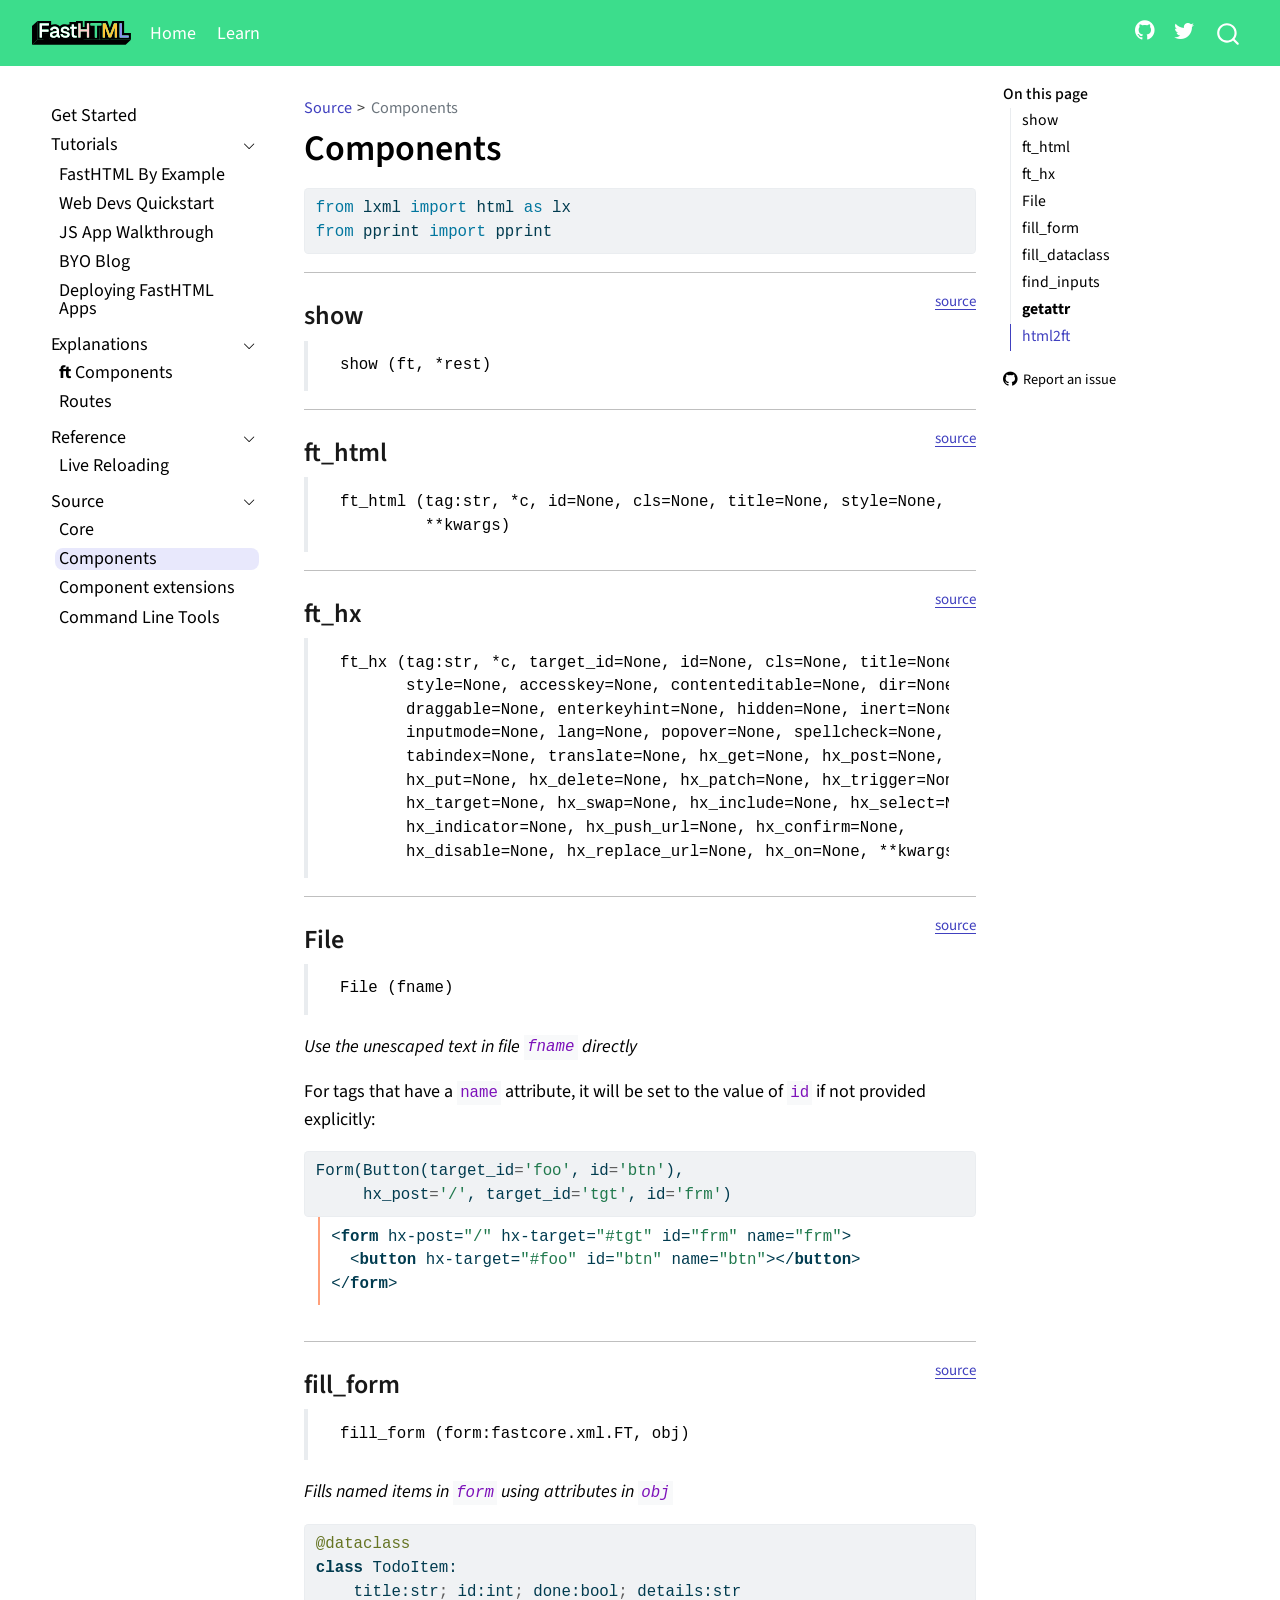
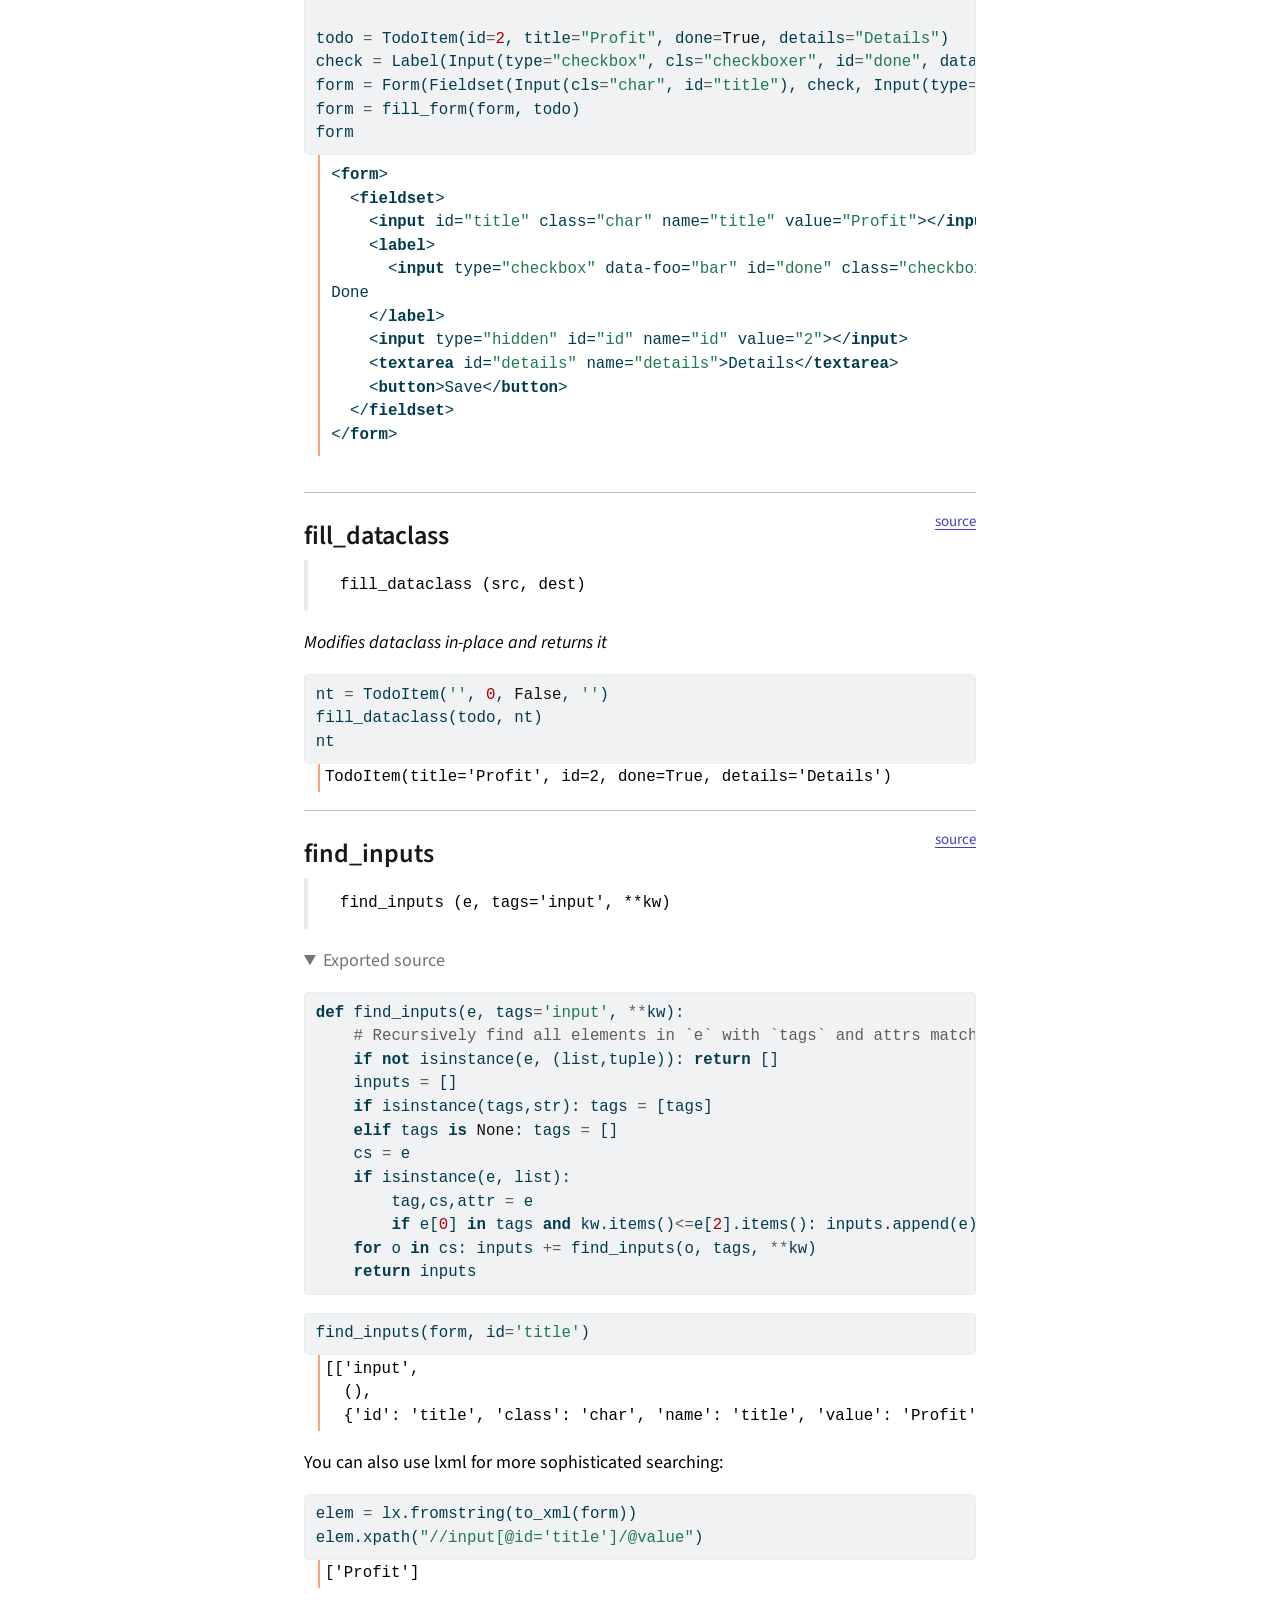
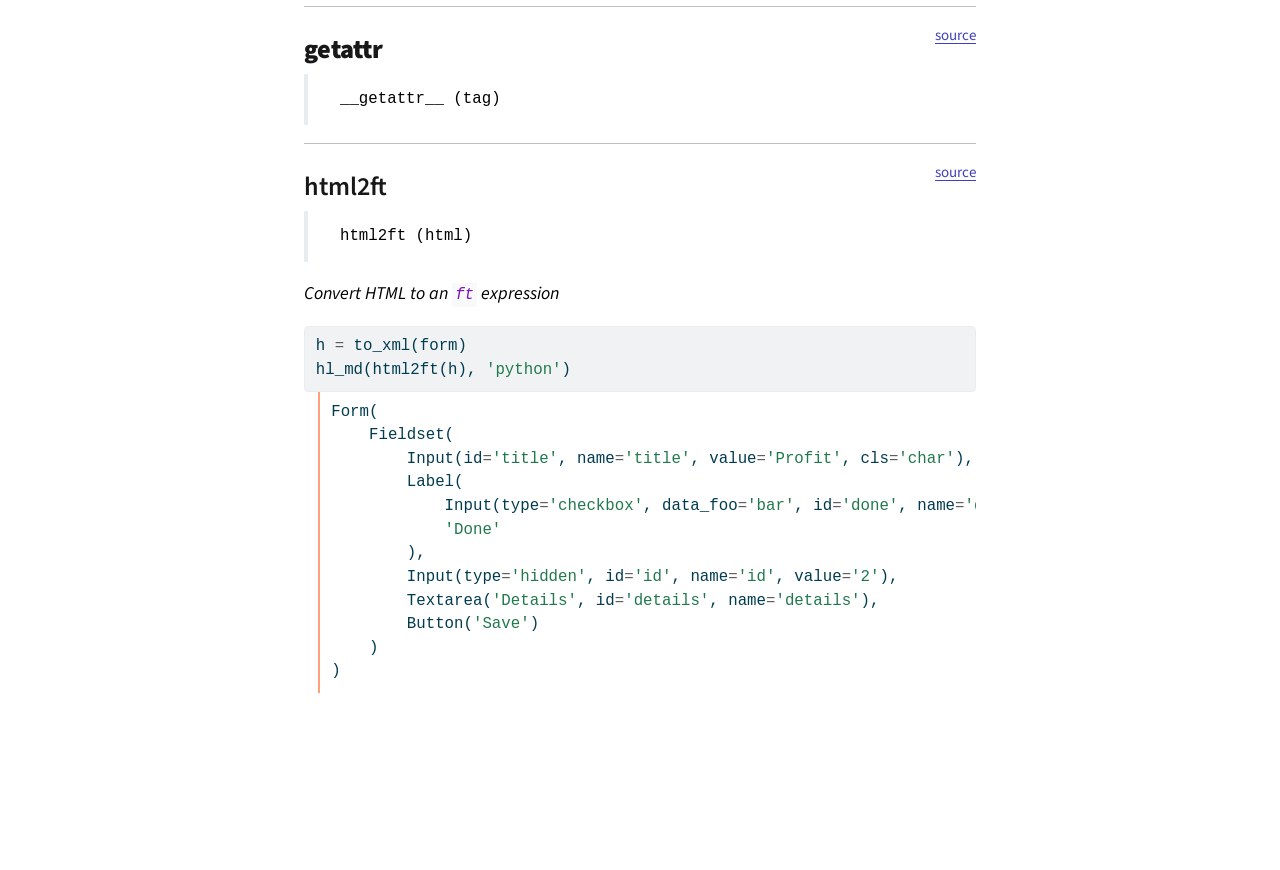
<file: api/components.html>
<!DOCTYPE html>
<html xmlns="http://www.w3.org/1999/xhtml" lang="en" xml:lang="en"><head>

<meta charset="utf-8">
<meta name="generator" content="quarto-1.5.55">

<meta name="viewport" content="width=device-width, initial-scale=1.0, user-scalable=yes">


<title>Components – fasthtml</title>
<style>
code{white-space: pre-wrap;}
span.smallcaps{font-variant: small-caps;}
div.columns{display: flex; gap: min(4vw, 1.5em);}
div.column{flex: auto; overflow-x: auto;}
div.hanging-indent{margin-left: 1.5em; text-indent: -1.5em;}
ul.task-list{list-style: none;}
ul.task-list li input[type="checkbox"] {
  width: 0.8em;
  margin: 0 0.8em 0.2em -1em; /* quarto-specific, see https://github.com/quarto-dev/quarto-cli/issues/4556 */ 
  vertical-align: middle;
}
/* CSS for syntax highlighting */
pre > code.sourceCode { white-space: pre; position: relative; }
pre > code.sourceCode > span { line-height: 1.25; }
pre > code.sourceCode > span:empty { height: 1.2em; }
.sourceCode { overflow: visible; }
code.sourceCode > span { color: inherit; text-decoration: inherit; }
div.sourceCode { margin: 1em 0; }
pre.sourceCode { margin: 0; }
@media screen {
div.sourceCode { overflow: auto; }
}
@media print {
pre > code.sourceCode { white-space: pre-wrap; }
pre > code.sourceCode > span { display: inline-block; text-indent: -5em; padding-left: 5em; }
}
pre.numberSource code
  { counter-reset: source-line 0; }
pre.numberSource code > span
  { position: relative; left: -4em; counter-increment: source-line; }
pre.numberSource code > span > a:first-child::before
  { content: counter(source-line);
    position: relative; left: -1em; text-align: right; vertical-align: baseline;
    border: none; display: inline-block;
    -webkit-touch-callout: none; -webkit-user-select: none;
    -khtml-user-select: none; -moz-user-select: none;
    -ms-user-select: none; user-select: none;
    padding: 0 4px; width: 4em;
  }
pre.numberSource { margin-left: 3em;  padding-left: 4px; }
div.sourceCode
  {   }
@media screen {
pre > code.sourceCode > span > a:first-child::before { text-decoration: underline; }
}
</style>


<script src="../site_libs/quarto-nav/quarto-nav.js"></script>
<script src="../site_libs/quarto-nav/headroom.min.js"></script>
<script src="../site_libs/clipboard/clipboard.min.js"></script>
<script src="../site_libs/quarto-search/autocomplete.umd.js"></script>
<script src="../site_libs/quarto-search/fuse.min.js"></script>
<script src="../site_libs/quarto-search/quarto-search.js"></script>
<meta name="quarto:offset" content="../">
<script src="../site_libs/quarto-html/quarto.js"></script>
<script src="../site_libs/quarto-html/popper.min.js"></script>
<script src="../site_libs/quarto-html/tippy.umd.min.js"></script>
<script src="../site_libs/quarto-html/anchor.min.js"></script>
<link href="../site_libs/quarto-html/tippy.css" rel="stylesheet">
<link href="../site_libs/quarto-html/quarto-syntax-highlighting.css" rel="stylesheet" id="quarto-text-highlighting-styles">
<script src="../site_libs/bootstrap/bootstrap.min.js"></script>
<link href="../site_libs/bootstrap/bootstrap-icons.css" rel="stylesheet">
<link href="../site_libs/bootstrap/bootstrap.min.css" rel="stylesheet" id="quarto-bootstrap" data-mode="light">
<script id="quarto-search-options" type="application/json">{
  "location": "navbar",
  "copy-button": false,
  "collapse-after": 3,
  "panel-placement": "end",
  "type": "overlay",
  "limit": 50,
  "keyboard-shortcut": [
    "f",
    "/",
    "s"
  ],
  "show-item-context": false,
  "language": {
    "search-no-results-text": "No results",
    "search-matching-documents-text": "matching documents",
    "search-copy-link-title": "Copy link to search",
    "search-hide-matches-text": "Hide additional matches",
    "search-more-match-text": "more match in this document",
    "search-more-matches-text": "more matches in this document",
    "search-clear-button-title": "Clear",
    "search-text-placeholder": "",
    "search-detached-cancel-button-title": "Cancel",
    "search-submit-button-title": "Submit",
    "search-label": "Search"
  }
}</script>


<link rel="stylesheet" href="../styles.css">
<meta property="og:title" content="Components – fasthtml">
<meta property="og:description" content="The fastest way to create an HTML app">
<meta property="og:site_name" content="fasthtml">
<meta name="twitter:title" content="Components – fasthtml">
<meta name="twitter:description" content="The fastest way to create an HTML app">
<meta name="twitter:card" content="summary">
</head>

<body class="nav-sidebar floating nav-fixed">

<div id="quarto-search-results"></div>
  <header id="quarto-header" class="headroom fixed-top">
    <nav class="navbar navbar-expand-lg " data-bs-theme="dark">
      <div class="navbar-container container-fluid">
      <div class="navbar-brand-container mx-auto">
    <a href="../index.html" class="navbar-brand navbar-brand-logo">
    <img src="../logo.svg" alt="" class="navbar-logo">
    </a>
  </div>
            <div id="quarto-search" class="" title="Search"></div>
          <button class="navbar-toggler" type="button" data-bs-toggle="collapse" data-bs-target="#navbarCollapse" aria-controls="navbarCollapse" role="menu" aria-expanded="false" aria-label="Toggle navigation" onclick="if (window.quartoToggleHeadroom) { window.quartoToggleHeadroom(); }">
  <span class="navbar-toggler-icon"></span>
</button>
          <div class="collapse navbar-collapse" id="navbarCollapse">
            <ul class="navbar-nav navbar-nav-scroll me-auto">
  <li class="nav-item">
    <a class="nav-link" href="https://fastht.ml"> 
<span class="menu-text">Home</span></a>
  </li>  
  <li class="nav-item">
    <a class="nav-link" href="https://about.fastht.ml"> 
<span class="menu-text">Learn</span></a>
  </li>  
</ul>
            <ul class="navbar-nav navbar-nav-scroll ms-auto">
  <li class="nav-item compact">
    <a class="nav-link" href="https://github.com/answerdotai/fasthtml"> <i class="bi bi-github" role="img">
</i> 
<span class="menu-text"></span></a>
  </li>  
  <li class="nav-item compact">
    <a class="nav-link" href="https://x.com/answerdotai"> <i class="bi bi-twitter" role="img" aria-label="Fast.ai Twitter">
</i> 
<span class="menu-text"></span></a>
  </li>  
</ul>
          </div> <!-- /navcollapse -->
            <div class="quarto-navbar-tools">
</div>
      </div> <!-- /container-fluid -->
    </nav>
  <nav class="quarto-secondary-nav">
    <div class="container-fluid d-flex">
      <button type="button" class="quarto-btn-toggle btn" data-bs-toggle="collapse" role="button" data-bs-target=".quarto-sidebar-collapse-item" aria-controls="quarto-sidebar" aria-expanded="false" aria-label="Toggle sidebar navigation" onclick="if (window.quartoToggleHeadroom) { window.quartoToggleHeadroom(); }">
        <i class="bi bi-layout-text-sidebar-reverse"></i>
      </button>
        <nav class="quarto-page-breadcrumbs" aria-label="breadcrumb"><ol class="breadcrumb"><li class="breadcrumb-item"><a href="../api/core.html">Source</a></li><li class="breadcrumb-item"><a href="../api/components.html">Components</a></li></ol></nav>
        <a class="flex-grow-1" role="navigation" data-bs-toggle="collapse" data-bs-target=".quarto-sidebar-collapse-item" aria-controls="quarto-sidebar" aria-expanded="false" aria-label="Toggle sidebar navigation" onclick="if (window.quartoToggleHeadroom) { window.quartoToggleHeadroom(); }">      
        </a>
    </div>
  </nav>
</header>
<!-- content -->
<div id="quarto-content" class="quarto-container page-columns page-rows-contents page-layout-article page-navbar">
<!-- sidebar -->
  <nav id="quarto-sidebar" class="sidebar collapse collapse-horizontal quarto-sidebar-collapse-item sidebar-navigation floating overflow-auto">
    <div class="sidebar-menu-container"> 
    <ul class="list-unstyled mt-1">
        <li class="sidebar-item">
  <div class="sidebar-item-container"> 
  <a href="../index.html" class="sidebar-item-text sidebar-link">
 <span class="menu-text">Get Started</span></a>
  </div>
</li>
        <li class="sidebar-item sidebar-item-section">
      <div class="sidebar-item-container"> 
            <a href="../tutorials/index.html" class="sidebar-item-text sidebar-link">
 <span class="menu-text">Tutorials</span></a>
          <a class="sidebar-item-toggle text-start" data-bs-toggle="collapse" data-bs-target="#quarto-sidebar-section-1" role="navigation" aria-expanded="true" aria-label="Toggle section">
            <i class="bi bi-chevron-right ms-2"></i>
          </a> 
      </div>
      <ul id="quarto-sidebar-section-1" class="collapse list-unstyled sidebar-section depth1 show">  
          <li class="sidebar-item">
  <div class="sidebar-item-container"> 
  <a href="../tutorials/by_example.html" class="sidebar-item-text sidebar-link">
 <span class="menu-text">FastHTML By Example</span></a>
  </div>
</li>
          <li class="sidebar-item">
  <div class="sidebar-item-container"> 
  <a href="../tutorials/quickstart_for_web_devs.html" class="sidebar-item-text sidebar-link">
 <span class="menu-text">Web Devs Quickstart</span></a>
  </div>
</li>
          <li class="sidebar-item">
  <div class="sidebar-item-container"> 
  <a href="../tutorials/e2e.html" class="sidebar-item-text sidebar-link">
 <span class="menu-text">JS App Walkthrough</span></a>
  </div>
</li>
          <li class="sidebar-item">
  <div class="sidebar-item-container"> 
  <a href="../tutorials/tutorial_for_web_devs.html" class="sidebar-item-text sidebar-link">
 <span class="menu-text">BYO Blog</span></a>
  </div>
</li>
          <li class="sidebar-item">
  <div class="sidebar-item-container"> 
  <a href="../tutorials/deployment.html" class="sidebar-item-text sidebar-link">
 <span class="menu-text">Deploying FastHTML Apps</span></a>
  </div>
</li>
      </ul>
  </li>
        <li class="sidebar-item sidebar-item-section">
      <div class="sidebar-item-container"> 
            <a class="sidebar-item-text sidebar-link text-start" data-bs-toggle="collapse" data-bs-target="#quarto-sidebar-section-2" role="navigation" aria-expanded="true">
 <span class="menu-text">Explanations</span></a>
          <a class="sidebar-item-toggle text-start" data-bs-toggle="collapse" data-bs-target="#quarto-sidebar-section-2" role="navigation" aria-expanded="true" aria-label="Toggle section">
            <i class="bi bi-chevron-right ms-2"></i>
          </a> 
      </div>
      <ul id="quarto-sidebar-section-2" class="collapse list-unstyled sidebar-section depth1 show">  
          <li class="sidebar-item">
  <div class="sidebar-item-container"> 
  <a href="../explains/explaining_xt_components.html" class="sidebar-item-text sidebar-link">
 <span class="menu-text"><strong>ft</strong> Components</span></a>
  </div>
</li>
          <li class="sidebar-item">
  <div class="sidebar-item-container"> 
  <a href="../explains/routes.html" class="sidebar-item-text sidebar-link">
 <span class="menu-text">Routes</span></a>
  </div>
</li>
      </ul>
  </li>
        <li class="sidebar-item sidebar-item-section">
      <div class="sidebar-item-container"> 
            <a class="sidebar-item-text sidebar-link text-start" data-bs-toggle="collapse" data-bs-target="#quarto-sidebar-section-3" role="navigation" aria-expanded="true">
 <span class="menu-text">Reference</span></a>
          <a class="sidebar-item-toggle text-start" data-bs-toggle="collapse" data-bs-target="#quarto-sidebar-section-3" role="navigation" aria-expanded="true" aria-label="Toggle section">
            <i class="bi bi-chevron-right ms-2"></i>
          </a> 
      </div>
      <ul id="quarto-sidebar-section-3" class="collapse list-unstyled sidebar-section depth1 show">  
          <li class="sidebar-item">
  <div class="sidebar-item-container"> 
  <a href="../ref/live_reload.html" class="sidebar-item-text sidebar-link">
 <span class="menu-text">Live Reloading</span></a>
  </div>
</li>
      </ul>
  </li>
        <li class="sidebar-item sidebar-item-section">
      <div class="sidebar-item-container"> 
            <a class="sidebar-item-text sidebar-link text-start" data-bs-toggle="collapse" data-bs-target="#quarto-sidebar-section-4" role="navigation" aria-expanded="true">
 <span class="menu-text">Source</span></a>
          <a class="sidebar-item-toggle text-start" data-bs-toggle="collapse" data-bs-target="#quarto-sidebar-section-4" role="navigation" aria-expanded="true" aria-label="Toggle section">
            <i class="bi bi-chevron-right ms-2"></i>
          </a> 
      </div>
      <ul id="quarto-sidebar-section-4" class="collapse list-unstyled sidebar-section depth1 show">  
          <li class="sidebar-item">
  <div class="sidebar-item-container"> 
  <a href="../api/core.html" class="sidebar-item-text sidebar-link">
 <span class="menu-text">Core</span></a>
  </div>
</li>
          <li class="sidebar-item">
  <div class="sidebar-item-container"> 
  <a href="../api/components.html" class="sidebar-item-text sidebar-link active">
 <span class="menu-text">Components</span></a>
  </div>
</li>
          <li class="sidebar-item">
  <div class="sidebar-item-container"> 
  <a href="../api/xtend.html" class="sidebar-item-text sidebar-link">
 <span class="menu-text">Component extensions</span></a>
  </div>
</li>
          <li class="sidebar-item">
  <div class="sidebar-item-container"> 
  <a href="../api/cli.html" class="sidebar-item-text sidebar-link">
 <span class="menu-text">Command Line Tools</span></a>
  </div>
</li>
      </ul>
  </li>
    </ul>
    </div>
</nav>
<div id="quarto-sidebar-glass" class="quarto-sidebar-collapse-item" data-bs-toggle="collapse" data-bs-target=".quarto-sidebar-collapse-item"></div>
<!-- margin-sidebar -->
    <div id="quarto-margin-sidebar" class="sidebar margin-sidebar">
        <nav id="TOC" role="doc-toc" class="toc-active">
    <h2 id="toc-title">On this page</h2>
   
  <ul>
  <li><a href="#show" id="toc-show" class="nav-link active" data-scroll-target="#show">show</a></li>
  <li><a href="#ft_html" id="toc-ft_html" class="nav-link" data-scroll-target="#ft_html">ft_html</a></li>
  <li><a href="#ft_hx" id="toc-ft_hx" class="nav-link" data-scroll-target="#ft_hx">ft_hx</a></li>
  <li><a href="#file" id="toc-file" class="nav-link" data-scroll-target="#file">File</a></li>
  <li><a href="#fill_form" id="toc-fill_form" class="nav-link" data-scroll-target="#fill_form">fill_form</a></li>
  <li><a href="#fill_dataclass" id="toc-fill_dataclass" class="nav-link" data-scroll-target="#fill_dataclass">fill_dataclass</a></li>
  <li><a href="#find_inputs" id="toc-find_inputs" class="nav-link" data-scroll-target="#find_inputs">find_inputs</a></li>
  <li><a href="#getattr" id="toc-getattr" class="nav-link" data-scroll-target="#getattr"><strong>getattr</strong></a></li>
  <li><a href="#html2ft" id="toc-html2ft" class="nav-link" data-scroll-target="#html2ft">html2ft</a></li>
  </ul>
<div class="toc-actions"><ul><li><a href="https://github.com/AnswerDotAI/fasthtml/issues/new" class="toc-action"><i class="bi bi-github"></i>Report an issue</a></li></ul></div></nav>
    </div>
<!-- main -->
<main class="content" id="quarto-document-content">

<header id="title-block-header" class="quarto-title-block default"><nav class="quarto-page-breadcrumbs quarto-title-breadcrumbs d-none d-lg-block" aria-label="breadcrumb"><ol class="breadcrumb"><li class="breadcrumb-item"><a href="../api/core.html">Source</a></li><li class="breadcrumb-item"><a href="../api/components.html">Components</a></li></ol></nav>
<div class="quarto-title">
<h1 class="title">Components</h1>
</div>



<div class="quarto-title-meta">

    
  
    
  </div>
  


</header>


<!-- WARNING: THIS FILE WAS AUTOGENERATED! DO NOT EDIT! -->
<div id="3ccb463a" class="cell">
<div class="sourceCode cell-code" id="cb1"><pre class="sourceCode python code-with-copy"><code class="sourceCode python"><span id="cb1-1"><a href="#cb1-1" aria-hidden="true" tabindex="-1"></a><span class="im">from</span> lxml <span class="im">import</span> html <span class="im">as</span> lx</span>
<span id="cb1-2"><a href="#cb1-2" aria-hidden="true" tabindex="-1"></a><span class="im">from</span> pprint <span class="im">import</span> pprint</span></code><button title="Copy to Clipboard" class="code-copy-button"><i class="bi"></i></button></pre></div>
</div>
<hr>
<p><a href="https://github.com/AnswerDotAI/fasthtml/blob/main/fasthtml/components.py#L30" target="_blank" style="float:right; font-size:smaller">source</a></p>
<section id="show" class="level3">
<h3 class="anchored" data-anchor-id="show">show</h3>
<blockquote class="blockquote">
<pre><code> show (ft, *rest)</code></pre>
</blockquote>
<hr>
<p><a href="https://github.com/AnswerDotAI/fasthtml/blob/main/fasthtml/components.py#L42" target="_blank" style="float:right; font-size:smaller">source</a></p>
</section>
<section id="ft_html" class="level3">
<h3 class="anchored" data-anchor-id="ft_html">ft_html</h3>
<blockquote class="blockquote">
<pre><code> ft_html (tag:str, *c, id=None, cls=None, title=None, style=None,
          **kwargs)</code></pre>
</blockquote>
<hr>
<p><a href="https://github.com/AnswerDotAI/fasthtml/blob/main/fasthtml/components.py#L51" target="_blank" style="float:right; font-size:smaller">source</a></p>
</section>
<section id="ft_hx" class="level3">
<h3 class="anchored" data-anchor-id="ft_hx">ft_hx</h3>
<blockquote class="blockquote">
<pre><code> ft_hx (tag:str, *c, target_id=None, id=None, cls=None, title=None,
        style=None, accesskey=None, contenteditable=None, dir=None,
        draggable=None, enterkeyhint=None, hidden=None, inert=None,
        inputmode=None, lang=None, popover=None, spellcheck=None,
        tabindex=None, translate=None, hx_get=None, hx_post=None,
        hx_put=None, hx_delete=None, hx_patch=None, hx_trigger=None,
        hx_target=None, hx_swap=None, hx_include=None, hx_select=None,
        hx_indicator=None, hx_push_url=None, hx_confirm=None,
        hx_disable=None, hx_replace_url=None, hx_on=None, **kwargs)</code></pre>
</blockquote>
<hr>
<p><a href="https://github.com/AnswerDotAI/fasthtml/blob/main/fasthtml/components.py#L69" target="_blank" style="float:right; font-size:smaller">source</a></p>
</section>
<section id="file" class="level3">
<h3 class="anchored" data-anchor-id="file">File</h3>
<blockquote class="blockquote">
<pre><code> File (fname)</code></pre>
</blockquote>
<p><em>Use the unescaped text in file <code>fname</code> directly</em></p>
<p>For tags that have a <code>name</code> attribute, it will be set to the value of <code>id</code> if not provided explicitly:</p>
<div id="ecbcfa18" class="cell">
<div class="sourceCode cell-code" id="cb6"><pre class="sourceCode python code-with-copy"><code class="sourceCode python"><span id="cb6-1"><a href="#cb6-1" aria-hidden="true" tabindex="-1"></a>Form(Button(target_id<span class="op">=</span><span class="st">'foo'</span>, <span class="bu">id</span><span class="op">=</span><span class="st">'btn'</span>),</span>
<span id="cb6-2"><a href="#cb6-2" aria-hidden="true" tabindex="-1"></a>     hx_post<span class="op">=</span><span class="st">'/'</span>, target_id<span class="op">=</span><span class="st">'tgt'</span>, <span class="bu">id</span><span class="op">=</span><span class="st">'frm'</span>)</span></code><button title="Copy to Clipboard" class="code-copy-button"><i class="bi"></i></button></pre></div>
<div class="cell-output cell-output-display cell-output-markdown">
<div class="sourceCode" id="cb7"><pre class="sourceCode xml code-with-copy"><code class="sourceCode xml"><span id="cb7-1"><a href="#cb7-1" aria-hidden="true" tabindex="-1"></a>&lt;<span class="kw">form</span><span class="ot"> hx-post=</span><span class="st">"/"</span><span class="ot"> hx-target=</span><span class="st">"#tgt"</span><span class="ot"> id=</span><span class="st">"frm"</span><span class="ot"> name=</span><span class="st">"frm"</span>&gt;</span>
<span id="cb7-2"><a href="#cb7-2" aria-hidden="true" tabindex="-1"></a>  &lt;<span class="kw">button</span><span class="ot"> hx-target=</span><span class="st">"#foo"</span><span class="ot"> id=</span><span class="st">"btn"</span><span class="ot"> name=</span><span class="st">"btn"</span>&gt;&lt;/<span class="kw">button</span>&gt;</span>
<span id="cb7-3"><a href="#cb7-3" aria-hidden="true" tabindex="-1"></a>&lt;/<span class="kw">form</span>&gt;</span></code><button title="Copy to Clipboard" class="code-copy-button"><i class="bi"></i></button></pre></div>
</div>
</div>
<hr>
<p><a href="https://github.com/AnswerDotAI/fasthtml/blob/main/fasthtml/components.py#L90" target="_blank" style="float:right; font-size:smaller">source</a></p>
</section>
<section id="fill_form" class="level3">
<h3 class="anchored" data-anchor-id="fill_form">fill_form</h3>
<blockquote class="blockquote">
<pre><code> fill_form (form:fastcore.xml.FT, obj)</code></pre>
</blockquote>
<p><em>Fills named items in <code>form</code> using attributes in <code>obj</code></em></p>
<div id="caef04d9" class="cell">
<div class="sourceCode cell-code" id="cb9"><pre class="sourceCode python code-with-copy"><code class="sourceCode python"><span id="cb9-1"><a href="#cb9-1" aria-hidden="true" tabindex="-1"></a><span class="at">@dataclass</span></span>
<span id="cb9-2"><a href="#cb9-2" aria-hidden="true" tabindex="-1"></a><span class="kw">class</span> TodoItem:</span>
<span id="cb9-3"><a href="#cb9-3" aria-hidden="true" tabindex="-1"></a>    title:<span class="bu">str</span><span class="op">;</span> <span class="bu">id</span>:<span class="bu">int</span><span class="op">;</span> done:<span class="bu">bool</span><span class="op">;</span> details:<span class="bu">str</span></span>
<span id="cb9-4"><a href="#cb9-4" aria-hidden="true" tabindex="-1"></a>                </span>
<span id="cb9-5"><a href="#cb9-5" aria-hidden="true" tabindex="-1"></a>todo <span class="op">=</span> TodoItem(<span class="bu">id</span><span class="op">=</span><span class="dv">2</span>, title<span class="op">=</span><span class="st">"Profit"</span>, done<span class="op">=</span><span class="va">True</span>, details<span class="op">=</span><span class="st">"Details"</span>)</span>
<span id="cb9-6"><a href="#cb9-6" aria-hidden="true" tabindex="-1"></a>check <span class="op">=</span> Label(Input(<span class="bu">type</span><span class="op">=</span><span class="st">"checkbox"</span>, cls<span class="op">=</span><span class="st">"checkboxer"</span>, <span class="bu">id</span><span class="op">=</span><span class="st">"done"</span>, data_foo<span class="op">=</span><span class="st">"bar"</span>), <span class="st">"Done"</span>)</span>
<span id="cb9-7"><a href="#cb9-7" aria-hidden="true" tabindex="-1"></a>form <span class="op">=</span> Form(Fieldset(Input(cls<span class="op">=</span><span class="st">"char"</span>, <span class="bu">id</span><span class="op">=</span><span class="st">"title"</span>), check, Input(<span class="bu">type</span><span class="op">=</span><span class="st">"hidden"</span>, <span class="bu">id</span><span class="op">=</span><span class="st">"id"</span>), Textarea(<span class="bu">id</span><span class="op">=</span><span class="st">'details'</span>), Button(<span class="st">"Save"</span>)))</span>
<span id="cb9-8"><a href="#cb9-8" aria-hidden="true" tabindex="-1"></a>form <span class="op">=</span> fill_form(form, todo)</span>
<span id="cb9-9"><a href="#cb9-9" aria-hidden="true" tabindex="-1"></a>form</span></code><button title="Copy to Clipboard" class="code-copy-button"><i class="bi"></i></button></pre></div>
<div class="cell-output cell-output-display cell-output-markdown">
<div class="sourceCode" id="cb10"><pre class="sourceCode xml code-with-copy"><code class="sourceCode xml"><span id="cb10-1"><a href="#cb10-1" aria-hidden="true" tabindex="-1"></a>&lt;<span class="kw">form</span>&gt;</span>
<span id="cb10-2"><a href="#cb10-2" aria-hidden="true" tabindex="-1"></a>  &lt;<span class="kw">fieldset</span>&gt;</span>
<span id="cb10-3"><a href="#cb10-3" aria-hidden="true" tabindex="-1"></a>    &lt;<span class="kw">input</span><span class="ot"> id=</span><span class="st">"title"</span><span class="ot"> class=</span><span class="st">"char"</span><span class="ot"> name=</span><span class="st">"title"</span><span class="ot"> value=</span><span class="st">"Profit"</span>&gt;&lt;/<span class="kw">input</span>&gt;</span>
<span id="cb10-4"><a href="#cb10-4" aria-hidden="true" tabindex="-1"></a>    &lt;<span class="kw">label</span>&gt;</span>
<span id="cb10-5"><a href="#cb10-5" aria-hidden="true" tabindex="-1"></a>      &lt;<span class="kw">input</span><span class="ot"> type=</span><span class="st">"checkbox"</span><span class="ot"> data-foo=</span><span class="st">"bar"</span><span class="ot"> id=</span><span class="st">"done"</span><span class="ot"> class=</span><span class="st">"checkboxer"</span><span class="ot"> name=</span><span class="st">"done"</span><span class="ot"> checked=</span><span class="st">"1"</span>&gt;&lt;/<span class="kw">input</span>&gt;</span>
<span id="cb10-6"><a href="#cb10-6" aria-hidden="true" tabindex="-1"></a>Done</span>
<span id="cb10-7"><a href="#cb10-7" aria-hidden="true" tabindex="-1"></a>    &lt;/<span class="kw">label</span>&gt;</span>
<span id="cb10-8"><a href="#cb10-8" aria-hidden="true" tabindex="-1"></a>    &lt;<span class="kw">input</span><span class="ot"> type=</span><span class="st">"hidden"</span><span class="ot"> id=</span><span class="st">"id"</span><span class="ot"> name=</span><span class="st">"id"</span><span class="ot"> value=</span><span class="st">"2"</span>&gt;&lt;/<span class="kw">input</span>&gt;</span>
<span id="cb10-9"><a href="#cb10-9" aria-hidden="true" tabindex="-1"></a>    &lt;<span class="kw">textarea</span><span class="ot"> id=</span><span class="st">"details"</span><span class="ot"> name=</span><span class="st">"details"</span>&gt;Details&lt;/<span class="kw">textarea</span>&gt;</span>
<span id="cb10-10"><a href="#cb10-10" aria-hidden="true" tabindex="-1"></a>    &lt;<span class="kw">button</span>&gt;Save&lt;/<span class="kw">button</span>&gt;</span>
<span id="cb10-11"><a href="#cb10-11" aria-hidden="true" tabindex="-1"></a>  &lt;/<span class="kw">fieldset</span>&gt;</span>
<span id="cb10-12"><a href="#cb10-12" aria-hidden="true" tabindex="-1"></a>&lt;/<span class="kw">form</span>&gt;</span></code><button title="Copy to Clipboard" class="code-copy-button"><i class="bi"></i></button></pre></div>
</div>
</div>
<hr>
<p><a href="https://github.com/AnswerDotAI/fasthtml/blob/main/fasthtml/components.py#L97" target="_blank" style="float:right; font-size:smaller">source</a></p>
</section>
<section id="fill_dataclass" class="level3">
<h3 class="anchored" data-anchor-id="fill_dataclass">fill_dataclass</h3>
<blockquote class="blockquote">
<pre><code> fill_dataclass (src, dest)</code></pre>
</blockquote>
<p><em>Modifies dataclass in-place and returns it</em></p>
<div id="77e3f785" class="cell">
<div class="sourceCode cell-code" id="cb12"><pre class="sourceCode python code-with-copy"><code class="sourceCode python"><span id="cb12-1"><a href="#cb12-1" aria-hidden="true" tabindex="-1"></a>nt <span class="op">=</span> TodoItem(<span class="st">''</span>, <span class="dv">0</span>, <span class="va">False</span>, <span class="st">''</span>)</span>
<span id="cb12-2"><a href="#cb12-2" aria-hidden="true" tabindex="-1"></a>fill_dataclass(todo, nt)</span>
<span id="cb12-3"><a href="#cb12-3" aria-hidden="true" tabindex="-1"></a>nt</span></code><button title="Copy to Clipboard" class="code-copy-button"><i class="bi"></i></button></pre></div>
<div class="cell-output cell-output-display">
<pre><code>TodoItem(title='Profit', id=2, done=True, details='Details')</code></pre>
</div>
</div>
<hr>
<p><a href="https://github.com/AnswerDotAI/fasthtml/blob/main/fasthtml/components.py#L103" target="_blank" style="float:right; font-size:smaller">source</a></p>
</section>
<section id="find_inputs" class="level3">
<h3 class="anchored" data-anchor-id="find_inputs">find_inputs</h3>
<blockquote class="blockquote">
<pre><code> find_inputs (e, tags='input', **kw)</code></pre>
</blockquote>
<div id="c9594f70" class="cell">
<details open="" class="code-fold">
<summary>Exported source</summary>
<div class="sourceCode cell-code" id="cb15"><pre class="sourceCode python code-with-copy"><code class="sourceCode python"><span id="cb15-1"><a href="#cb15-1" aria-hidden="true" tabindex="-1"></a><span class="kw">def</span> find_inputs(e, tags<span class="op">=</span><span class="st">'input'</span>, <span class="op">**</span>kw):</span>
<span id="cb15-2"><a href="#cb15-2" aria-hidden="true" tabindex="-1"></a>    <span class="co"># Recursively find all elements in `e` with `tags` and attrs matching `kw`</span></span>
<span id="cb15-3"><a href="#cb15-3" aria-hidden="true" tabindex="-1"></a>    <span class="cf">if</span> <span class="kw">not</span> <span class="bu">isinstance</span>(e, (<span class="bu">list</span>,<span class="bu">tuple</span>)): <span class="cf">return</span> []</span>
<span id="cb15-4"><a href="#cb15-4" aria-hidden="true" tabindex="-1"></a>    inputs <span class="op">=</span> []</span>
<span id="cb15-5"><a href="#cb15-5" aria-hidden="true" tabindex="-1"></a>    <span class="cf">if</span> <span class="bu">isinstance</span>(tags,<span class="bu">str</span>): tags <span class="op">=</span> [tags]</span>
<span id="cb15-6"><a href="#cb15-6" aria-hidden="true" tabindex="-1"></a>    <span class="cf">elif</span> tags <span class="kw">is</span> <span class="va">None</span>: tags <span class="op">=</span> []</span>
<span id="cb15-7"><a href="#cb15-7" aria-hidden="true" tabindex="-1"></a>    cs <span class="op">=</span> e</span>
<span id="cb15-8"><a href="#cb15-8" aria-hidden="true" tabindex="-1"></a>    <span class="cf">if</span> <span class="bu">isinstance</span>(e, <span class="bu">list</span>):</span>
<span id="cb15-9"><a href="#cb15-9" aria-hidden="true" tabindex="-1"></a>        tag,cs,attr <span class="op">=</span> e</span>
<span id="cb15-10"><a href="#cb15-10" aria-hidden="true" tabindex="-1"></a>        <span class="cf">if</span> e[<span class="dv">0</span>] <span class="kw">in</span> tags <span class="kw">and</span> kw.items()<span class="op">&lt;=</span>e[<span class="dv">2</span>].items(): inputs.append(e)</span>
<span id="cb15-11"><a href="#cb15-11" aria-hidden="true" tabindex="-1"></a>    <span class="cf">for</span> o <span class="kw">in</span> cs: inputs <span class="op">+=</span> find_inputs(o, tags, <span class="op">**</span>kw)</span>
<span id="cb15-12"><a href="#cb15-12" aria-hidden="true" tabindex="-1"></a>    <span class="cf">return</span> inputs</span></code><button title="Copy to Clipboard" class="code-copy-button"><i class="bi"></i></button></pre></div>
</details>
</div>
<div id="7e740aac" class="cell">
<div class="sourceCode cell-code" id="cb16"><pre class="sourceCode python code-with-copy"><code class="sourceCode python"><span id="cb16-1"><a href="#cb16-1" aria-hidden="true" tabindex="-1"></a>find_inputs(form, <span class="bu">id</span><span class="op">=</span><span class="st">'title'</span>)</span></code><button title="Copy to Clipboard" class="code-copy-button"><i class="bi"></i></button></pre></div>
<div class="cell-output cell-output-display">
<pre><code>[['input',
  (),
  {'id': 'title', 'class': 'char', 'name': 'title', 'value': 'Profit'}]]</code></pre>
</div>
</div>
<p>You can also use lxml for more sophisticated searching:</p>
<div id="e551de91" class="cell">
<div class="sourceCode cell-code" id="cb18"><pre class="sourceCode python code-with-copy"><code class="sourceCode python"><span id="cb18-1"><a href="#cb18-1" aria-hidden="true" tabindex="-1"></a>elem <span class="op">=</span> lx.fromstring(to_xml(form))</span>
<span id="cb18-2"><a href="#cb18-2" aria-hidden="true" tabindex="-1"></a>elem.xpath(<span class="st">"//input[@id='title']/@value"</span>)</span></code><button title="Copy to Clipboard" class="code-copy-button"><i class="bi"></i></button></pre></div>
<div class="cell-output cell-output-display">
<pre><code>['Profit']</code></pre>
</div>
</div>
<hr>
<p><a href="https://github.com/AnswerDotAI/fasthtml/blob/main/fasthtml/components.py#L117" target="_blank" style="float:right; font-size:smaller">source</a></p>
</section>
<section id="getattr" class="level3">
<h3 class="anchored" data-anchor-id="getattr"><strong>getattr</strong></h3>
<blockquote class="blockquote">
<pre><code> __getattr__ (tag)</code></pre>
</blockquote>
<hr>
<p><a href="https://github.com/AnswerDotAI/fasthtml/blob/main/fasthtml/components.py#L125" target="_blank" style="float:right; font-size:smaller">source</a></p>
</section>
<section id="html2ft" class="level3">
<h3 class="anchored" data-anchor-id="html2ft">html2ft</h3>
<blockquote class="blockquote">
<pre><code> html2ft (html)</code></pre>
</blockquote>
<p><em>Convert HTML to an <code>ft</code> expression</em></p>
<div id="8190a502" class="cell">
<div class="sourceCode cell-code" id="cb22"><pre class="sourceCode python code-with-copy"><code class="sourceCode python"><span id="cb22-1"><a href="#cb22-1" aria-hidden="true" tabindex="-1"></a>h <span class="op">=</span> to_xml(form)</span>
<span id="cb22-2"><a href="#cb22-2" aria-hidden="true" tabindex="-1"></a>hl_md(html2ft(h), <span class="st">'python'</span>)</span></code><button title="Copy to Clipboard" class="code-copy-button"><i class="bi"></i></button></pre></div>
<div class="cell-output cell-output-display cell-output-markdown">
<div class="sourceCode" id="cb23"><pre class="sourceCode python code-with-copy"><code class="sourceCode python"><span id="cb23-1"><a href="#cb23-1" aria-hidden="true" tabindex="-1"></a>Form(</span>
<span id="cb23-2"><a href="#cb23-2" aria-hidden="true" tabindex="-1"></a>    Fieldset(</span>
<span id="cb23-3"><a href="#cb23-3" aria-hidden="true" tabindex="-1"></a>        Input(<span class="bu">id</span><span class="op">=</span><span class="st">'title'</span>, name<span class="op">=</span><span class="st">'title'</span>, value<span class="op">=</span><span class="st">'Profit'</span>, cls<span class="op">=</span><span class="st">'char'</span>),</span>
<span id="cb23-4"><a href="#cb23-4" aria-hidden="true" tabindex="-1"></a>        Label(</span>
<span id="cb23-5"><a href="#cb23-5" aria-hidden="true" tabindex="-1"></a>            Input(<span class="bu">type</span><span class="op">=</span><span class="st">'checkbox'</span>, data_foo<span class="op">=</span><span class="st">'bar'</span>, <span class="bu">id</span><span class="op">=</span><span class="st">'done'</span>, name<span class="op">=</span><span class="st">'done'</span>, checked<span class="op">=</span><span class="st">'1'</span>, cls<span class="op">=</span><span class="st">'checkboxer'</span>),</span>
<span id="cb23-6"><a href="#cb23-6" aria-hidden="true" tabindex="-1"></a>            <span class="st">'Done'</span></span>
<span id="cb23-7"><a href="#cb23-7" aria-hidden="true" tabindex="-1"></a>        ),</span>
<span id="cb23-8"><a href="#cb23-8" aria-hidden="true" tabindex="-1"></a>        Input(<span class="bu">type</span><span class="op">=</span><span class="st">'hidden'</span>, <span class="bu">id</span><span class="op">=</span><span class="st">'id'</span>, name<span class="op">=</span><span class="st">'id'</span>, value<span class="op">=</span><span class="st">'2'</span>),</span>
<span id="cb23-9"><a href="#cb23-9" aria-hidden="true" tabindex="-1"></a>        Textarea(<span class="st">'Details'</span>, <span class="bu">id</span><span class="op">=</span><span class="st">'details'</span>, name<span class="op">=</span><span class="st">'details'</span>),</span>
<span id="cb23-10"><a href="#cb23-10" aria-hidden="true" tabindex="-1"></a>        Button(<span class="st">'Save'</span>)</span>
<span id="cb23-11"><a href="#cb23-11" aria-hidden="true" tabindex="-1"></a>    )</span>
<span id="cb23-12"><a href="#cb23-12" aria-hidden="true" tabindex="-1"></a>)</span></code><button title="Copy to Clipboard" class="code-copy-button"><i class="bi"></i></button></pre></div>
</div>
</div>


</section>

</main> <!-- /main -->
<script id="quarto-html-after-body" type="application/javascript">
window.document.addEventListener("DOMContentLoaded", function (event) {
  const toggleBodyColorMode = (bsSheetEl) => {
    const mode = bsSheetEl.getAttribute("data-mode");
    const bodyEl = window.document.querySelector("body");
    if (mode === "dark") {
      bodyEl.classList.add("quarto-dark");
      bodyEl.classList.remove("quarto-light");
    } else {
      bodyEl.classList.add("quarto-light");
      bodyEl.classList.remove("quarto-dark");
    }
  }
  const toggleBodyColorPrimary = () => {
    const bsSheetEl = window.document.querySelector("link#quarto-bootstrap");
    if (bsSheetEl) {
      toggleBodyColorMode(bsSheetEl);
    }
  }
  toggleBodyColorPrimary();  
  const icon = "";
  const anchorJS = new window.AnchorJS();
  anchorJS.options = {
    placement: 'right',
    icon: icon
  };
  anchorJS.add('.anchored');
  const isCodeAnnotation = (el) => {
    for (const clz of el.classList) {
      if (clz.startsWith('code-annotation-')) {                     
        return true;
      }
    }
    return false;
  }
  const onCopySuccess = function(e) {
    // button target
    const button = e.trigger;
    // don't keep focus
    button.blur();
    // flash "checked"
    button.classList.add('code-copy-button-checked');
    var currentTitle = button.getAttribute("title");
    button.setAttribute("title", "Copied!");
    let tooltip;
    if (window.bootstrap) {
      button.setAttribute("data-bs-toggle", "tooltip");
      button.setAttribute("data-bs-placement", "left");
      button.setAttribute("data-bs-title", "Copied!");
      tooltip = new bootstrap.Tooltip(button, 
        { trigger: "manual", 
          customClass: "code-copy-button-tooltip",
          offset: [0, -8]});
      tooltip.show();    
    }
    setTimeout(function() {
      if (tooltip) {
        tooltip.hide();
        button.removeAttribute("data-bs-title");
        button.removeAttribute("data-bs-toggle");
        button.removeAttribute("data-bs-placement");
      }
      button.setAttribute("title", currentTitle);
      button.classList.remove('code-copy-button-checked');
    }, 1000);
    // clear code selection
    e.clearSelection();
  }
  const getTextToCopy = function(trigger) {
      const codeEl = trigger.previousElementSibling.cloneNode(true);
      for (const childEl of codeEl.children) {
        if (isCodeAnnotation(childEl)) {
          childEl.remove();
        }
      }
      return codeEl.innerText;
  }
  const clipboard = new window.ClipboardJS('.code-copy-button:not([data-in-quarto-modal])', {
    text: getTextToCopy
  });
  clipboard.on('success', onCopySuccess);
  if (window.document.getElementById('quarto-embedded-source-code-modal')) {
    // For code content inside modals, clipBoardJS needs to be initialized with a container option
    // TODO: Check when it could be a function (https://github.com/zenorocha/clipboard.js/issues/860)
    const clipboardModal = new window.ClipboardJS('.code-copy-button[data-in-quarto-modal]', {
      text: getTextToCopy,
      container: window.document.getElementById('quarto-embedded-source-code-modal')
    });
    clipboardModal.on('success', onCopySuccess);
  }
    var localhostRegex = new RegExp(/^(?:http|https):\/\/localhost\:?[0-9]*\//);
    var mailtoRegex = new RegExp(/^mailto:/);
      var filterRegex = new RegExp("https:\/\/AnswerDotAI\.github\.io\/fasthtml");
    var isInternal = (href) => {
        return filterRegex.test(href) || localhostRegex.test(href) || mailtoRegex.test(href);
    }
    // Inspect non-navigation links and adorn them if external
 	var links = window.document.querySelectorAll('a[href]:not(.nav-link):not(.navbar-brand):not(.toc-action):not(.sidebar-link):not(.sidebar-item-toggle):not(.pagination-link):not(.no-external):not([aria-hidden]):not(.dropdown-item):not(.quarto-navigation-tool):not(.about-link)');
    for (var i=0; i<links.length; i++) {
      const link = links[i];
      if (!isInternal(link.href)) {
        // undo the damage that might have been done by quarto-nav.js in the case of
        // links that we want to consider external
        if (link.dataset.originalHref !== undefined) {
          link.href = link.dataset.originalHref;
        }
      }
    }
  function tippyHover(el, contentFn, onTriggerFn, onUntriggerFn) {
    const config = {
      allowHTML: true,
      maxWidth: 500,
      delay: 100,
      arrow: false,
      appendTo: function(el) {
          return el.parentElement;
      },
      interactive: true,
      interactiveBorder: 10,
      theme: 'quarto',
      placement: 'bottom-start',
    };
    if (contentFn) {
      config.content = contentFn;
    }
    if (onTriggerFn) {
      config.onTrigger = onTriggerFn;
    }
    if (onUntriggerFn) {
      config.onUntrigger = onUntriggerFn;
    }
    window.tippy(el, config); 
  }
  const noterefs = window.document.querySelectorAll('a[role="doc-noteref"]');
  for (var i=0; i<noterefs.length; i++) {
    const ref = noterefs[i];
    tippyHover(ref, function() {
      // use id or data attribute instead here
      let href = ref.getAttribute('data-footnote-href') || ref.getAttribute('href');
      try { href = new URL(href).hash; } catch {}
      const id = href.replace(/^#\/?/, "");
      const note = window.document.getElementById(id);
      if (note) {
        return note.innerHTML;
      } else {
        return "";
      }
    });
  }
  const xrefs = window.document.querySelectorAll('a.quarto-xref');
  const processXRef = (id, note) => {
    // Strip column container classes
    const stripColumnClz = (el) => {
      el.classList.remove("page-full", "page-columns");
      if (el.children) {
        for (const child of el.children) {
          stripColumnClz(child);
        }
      }
    }
    stripColumnClz(note)
    if (id === null || id.startsWith('sec-')) {
      // Special case sections, only their first couple elements
      const container = document.createElement("div");
      if (note.children && note.children.length > 2) {
        container.appendChild(note.children[0].cloneNode(true));
        for (let i = 1; i < note.children.length; i++) {
          const child = note.children[i];
          if (child.tagName === "P" && child.innerText === "") {
            continue;
          } else {
            container.appendChild(child.cloneNode(true));
            break;
          }
        }
        if (window.Quarto?.typesetMath) {
          window.Quarto.typesetMath(container);
        }
        return container.innerHTML
      } else {
        if (window.Quarto?.typesetMath) {
          window.Quarto.typesetMath(note);
        }
        return note.innerHTML;
      }
    } else {
      // Remove any anchor links if they are present
      const anchorLink = note.querySelector('a.anchorjs-link');
      if (anchorLink) {
        anchorLink.remove();
      }
      if (window.Quarto?.typesetMath) {
        window.Quarto.typesetMath(note);
      }
      // TODO in 1.5, we should make sure this works without a callout special case
      if (note.classList.contains("callout")) {
        return note.outerHTML;
      } else {
        return note.innerHTML;
      }
    }
  }
  for (var i=0; i<xrefs.length; i++) {
    const xref = xrefs[i];
    tippyHover(xref, undefined, function(instance) {
      instance.disable();
      let url = xref.getAttribute('href');
      let hash = undefined; 
      if (url.startsWith('#')) {
        hash = url;
      } else {
        try { hash = new URL(url).hash; } catch {}
      }
      if (hash) {
        const id = hash.replace(/^#\/?/, "");
        const note = window.document.getElementById(id);
        if (note !== null) {
          try {
            const html = processXRef(id, note.cloneNode(true));
            instance.setContent(html);
          } finally {
            instance.enable();
            instance.show();
          }
        } else {
          // See if we can fetch this
          fetch(url.split('#')[0])
          .then(res => res.text())
          .then(html => {
            const parser = new DOMParser();
            const htmlDoc = parser.parseFromString(html, "text/html");
            const note = htmlDoc.getElementById(id);
            if (note !== null) {
              const html = processXRef(id, note);
              instance.setContent(html);
            } 
          }).finally(() => {
            instance.enable();
            instance.show();
          });
        }
      } else {
        // See if we can fetch a full url (with no hash to target)
        // This is a special case and we should probably do some content thinning / targeting
        fetch(url)
        .then(res => res.text())
        .then(html => {
          const parser = new DOMParser();
          const htmlDoc = parser.parseFromString(html, "text/html");
          const note = htmlDoc.querySelector('main.content');
          if (note !== null) {
            // This should only happen for chapter cross references
            // (since there is no id in the URL)
            // remove the first header
            if (note.children.length > 0 && note.children[0].tagName === "HEADER") {
              note.children[0].remove();
            }
            const html = processXRef(null, note);
            instance.setContent(html);
          } 
        }).finally(() => {
          instance.enable();
          instance.show();
        });
      }
    }, function(instance) {
    });
  }
      let selectedAnnoteEl;
      const selectorForAnnotation = ( cell, annotation) => {
        let cellAttr = 'data-code-cell="' + cell + '"';
        let lineAttr = 'data-code-annotation="' +  annotation + '"';
        const selector = 'span[' + cellAttr + '][' + lineAttr + ']';
        return selector;
      }
      const selectCodeLines = (annoteEl) => {
        const doc = window.document;
        const targetCell = annoteEl.getAttribute("data-target-cell");
        const targetAnnotation = annoteEl.getAttribute("data-target-annotation");
        const annoteSpan = window.document.querySelector(selectorForAnnotation(targetCell, targetAnnotation));
        const lines = annoteSpan.getAttribute("data-code-lines").split(",");
        const lineIds = lines.map((line) => {
          return targetCell + "-" + line;
        })
        let top = null;
        let height = null;
        let parent = null;
        if (lineIds.length > 0) {
            //compute the position of the single el (top and bottom and make a div)
            const el = window.document.getElementById(lineIds[0]);
            top = el.offsetTop;
            height = el.offsetHeight;
            parent = el.parentElement.parentElement;
          if (lineIds.length > 1) {
            const lastEl = window.document.getElementById(lineIds[lineIds.length - 1]);
            const bottom = lastEl.offsetTop + lastEl.offsetHeight;
            height = bottom - top;
          }
          if (top !== null && height !== null && parent !== null) {
            // cook up a div (if necessary) and position it 
            let div = window.document.getElementById("code-annotation-line-highlight");
            if (div === null) {
              div = window.document.createElement("div");
              div.setAttribute("id", "code-annotation-line-highlight");
              div.style.position = 'absolute';
              parent.appendChild(div);
            }
            div.style.top = top - 2 + "px";
            div.style.height = height + 4 + "px";
            div.style.left = 0;
            let gutterDiv = window.document.getElementById("code-annotation-line-highlight-gutter");
            if (gutterDiv === null) {
              gutterDiv = window.document.createElement("div");
              gutterDiv.setAttribute("id", "code-annotation-line-highlight-gutter");
              gutterDiv.style.position = 'absolute';
              const codeCell = window.document.getElementById(targetCell);
              const gutter = codeCell.querySelector('.code-annotation-gutter');
              gutter.appendChild(gutterDiv);
            }
            gutterDiv.style.top = top - 2 + "px";
            gutterDiv.style.height = height + 4 + "px";
          }
          selectedAnnoteEl = annoteEl;
        }
      };
      const unselectCodeLines = () => {
        const elementsIds = ["code-annotation-line-highlight", "code-annotation-line-highlight-gutter"];
        elementsIds.forEach((elId) => {
          const div = window.document.getElementById(elId);
          if (div) {
            div.remove();
          }
        });
        selectedAnnoteEl = undefined;
      };
        // Handle positioning of the toggle
    window.addEventListener(
      "resize",
      throttle(() => {
        elRect = undefined;
        if (selectedAnnoteEl) {
          selectCodeLines(selectedAnnoteEl);
        }
      }, 10)
    );
    function throttle(fn, ms) {
    let throttle = false;
    let timer;
      return (...args) => {
        if(!throttle) { // first call gets through
            fn.apply(this, args);
            throttle = true;
        } else { // all the others get throttled
            if(timer) clearTimeout(timer); // cancel #2
            timer = setTimeout(() => {
              fn.apply(this, args);
              timer = throttle = false;
            }, ms);
        }
      };
    }
      // Attach click handler to the DT
      const annoteDls = window.document.querySelectorAll('dt[data-target-cell]');
      for (const annoteDlNode of annoteDls) {
        annoteDlNode.addEventListener('click', (event) => {
          const clickedEl = event.target;
          if (clickedEl !== selectedAnnoteEl) {
            unselectCodeLines();
            const activeEl = window.document.querySelector('dt[data-target-cell].code-annotation-active');
            if (activeEl) {
              activeEl.classList.remove('code-annotation-active');
            }
            selectCodeLines(clickedEl);
            clickedEl.classList.add('code-annotation-active');
          } else {
            // Unselect the line
            unselectCodeLines();
            clickedEl.classList.remove('code-annotation-active');
          }
        });
      }
  const findCites = (el) => {
    const parentEl = el.parentElement;
    if (parentEl) {
      const cites = parentEl.dataset.cites;
      if (cites) {
        return {
          el,
          cites: cites.split(' ')
        };
      } else {
        return findCites(el.parentElement)
      }
    } else {
      return undefined;
    }
  };
  var bibliorefs = window.document.querySelectorAll('a[role="doc-biblioref"]');
  for (var i=0; i<bibliorefs.length; i++) {
    const ref = bibliorefs[i];
    const citeInfo = findCites(ref);
    if (citeInfo) {
      tippyHover(citeInfo.el, function() {
        var popup = window.document.createElement('div');
        citeInfo.cites.forEach(function(cite) {
          var citeDiv = window.document.createElement('div');
          citeDiv.classList.add('hanging-indent');
          citeDiv.classList.add('csl-entry');
          var biblioDiv = window.document.getElementById('ref-' + cite);
          if (biblioDiv) {
            citeDiv.innerHTML = biblioDiv.innerHTML;
          }
          popup.appendChild(citeDiv);
        });
        return popup.innerHTML;
      });
    }
  }
});
</script>
</div> <!-- /content -->




<footer class="footer"><div class="nav-footer"><div class="nav-footer-center"><div class="toc-actions d-sm-block d-md-none"><ul><li><a href="https://github.com/AnswerDotAI/fasthtml/issues/new" class="toc-action"><i class="bi bi-github"></i>Report an issue</a></li></ul></div></div></div></footer></body></html>
</file>
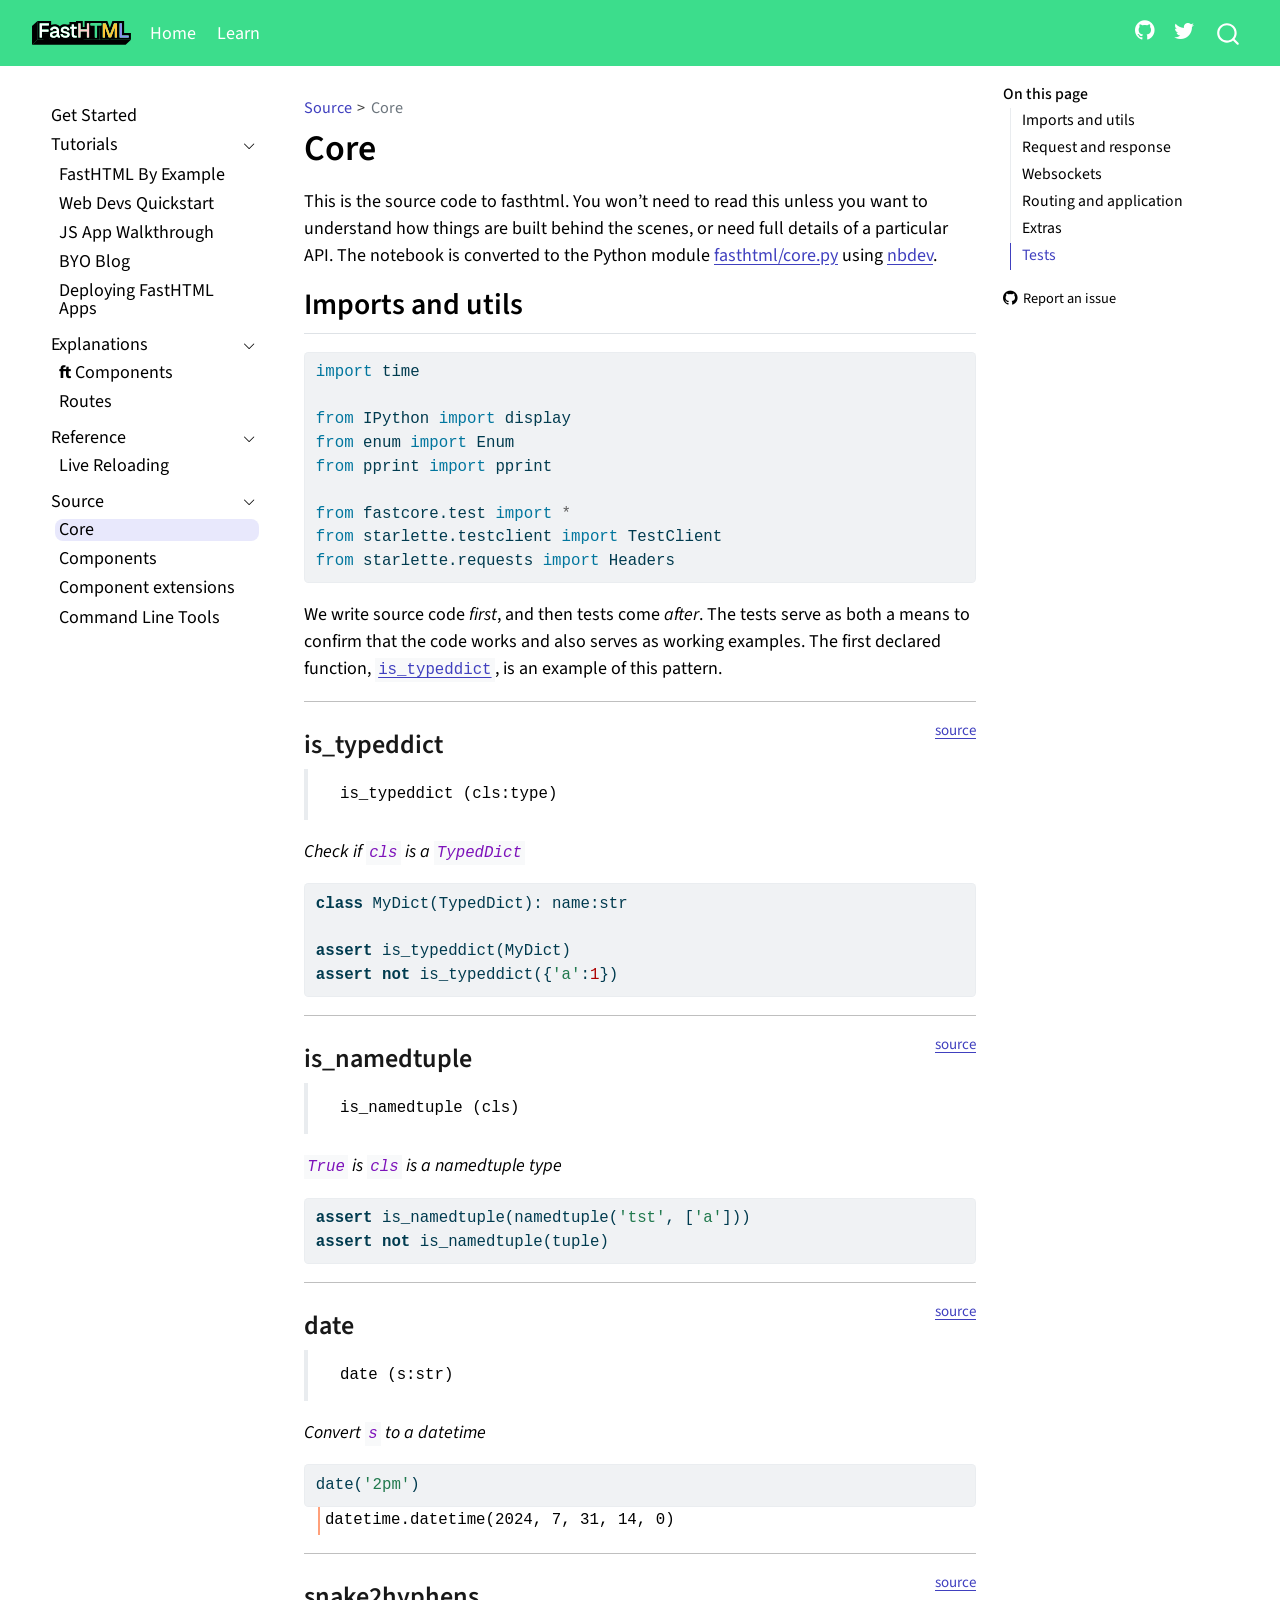
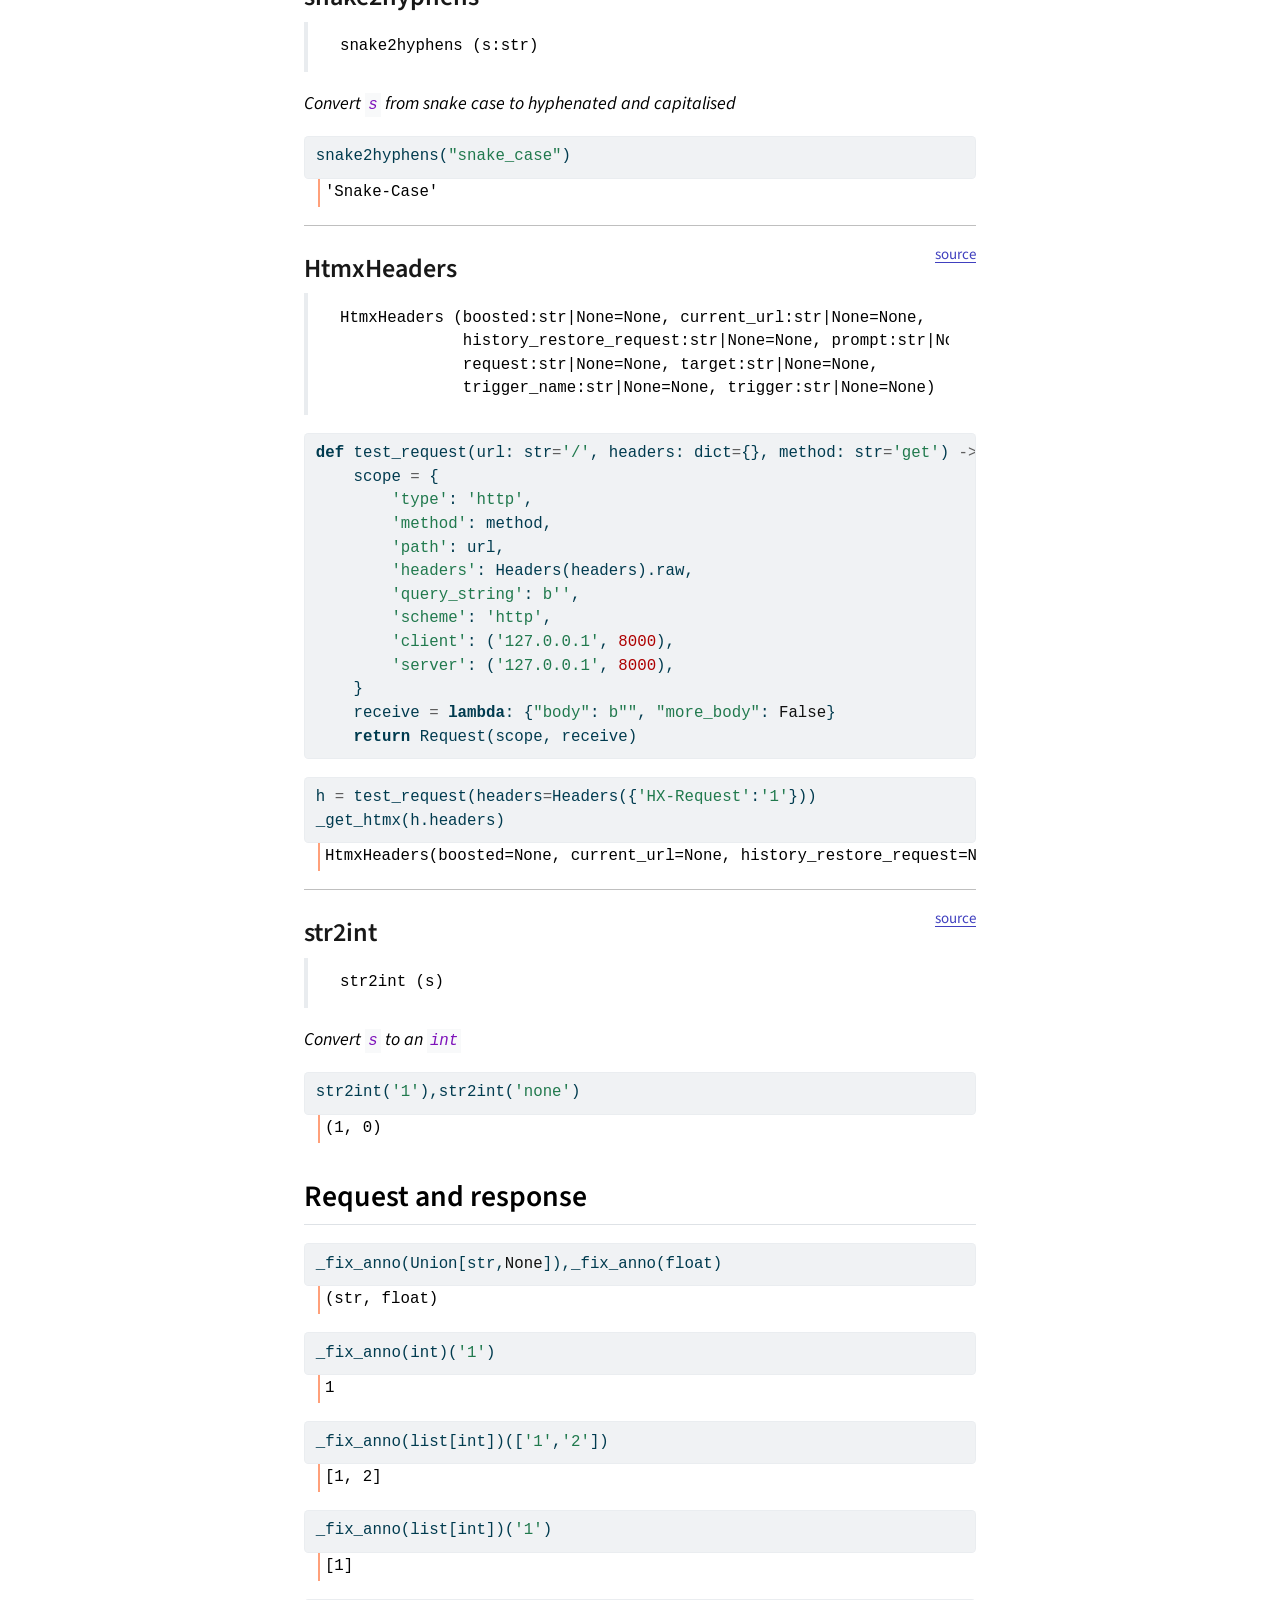
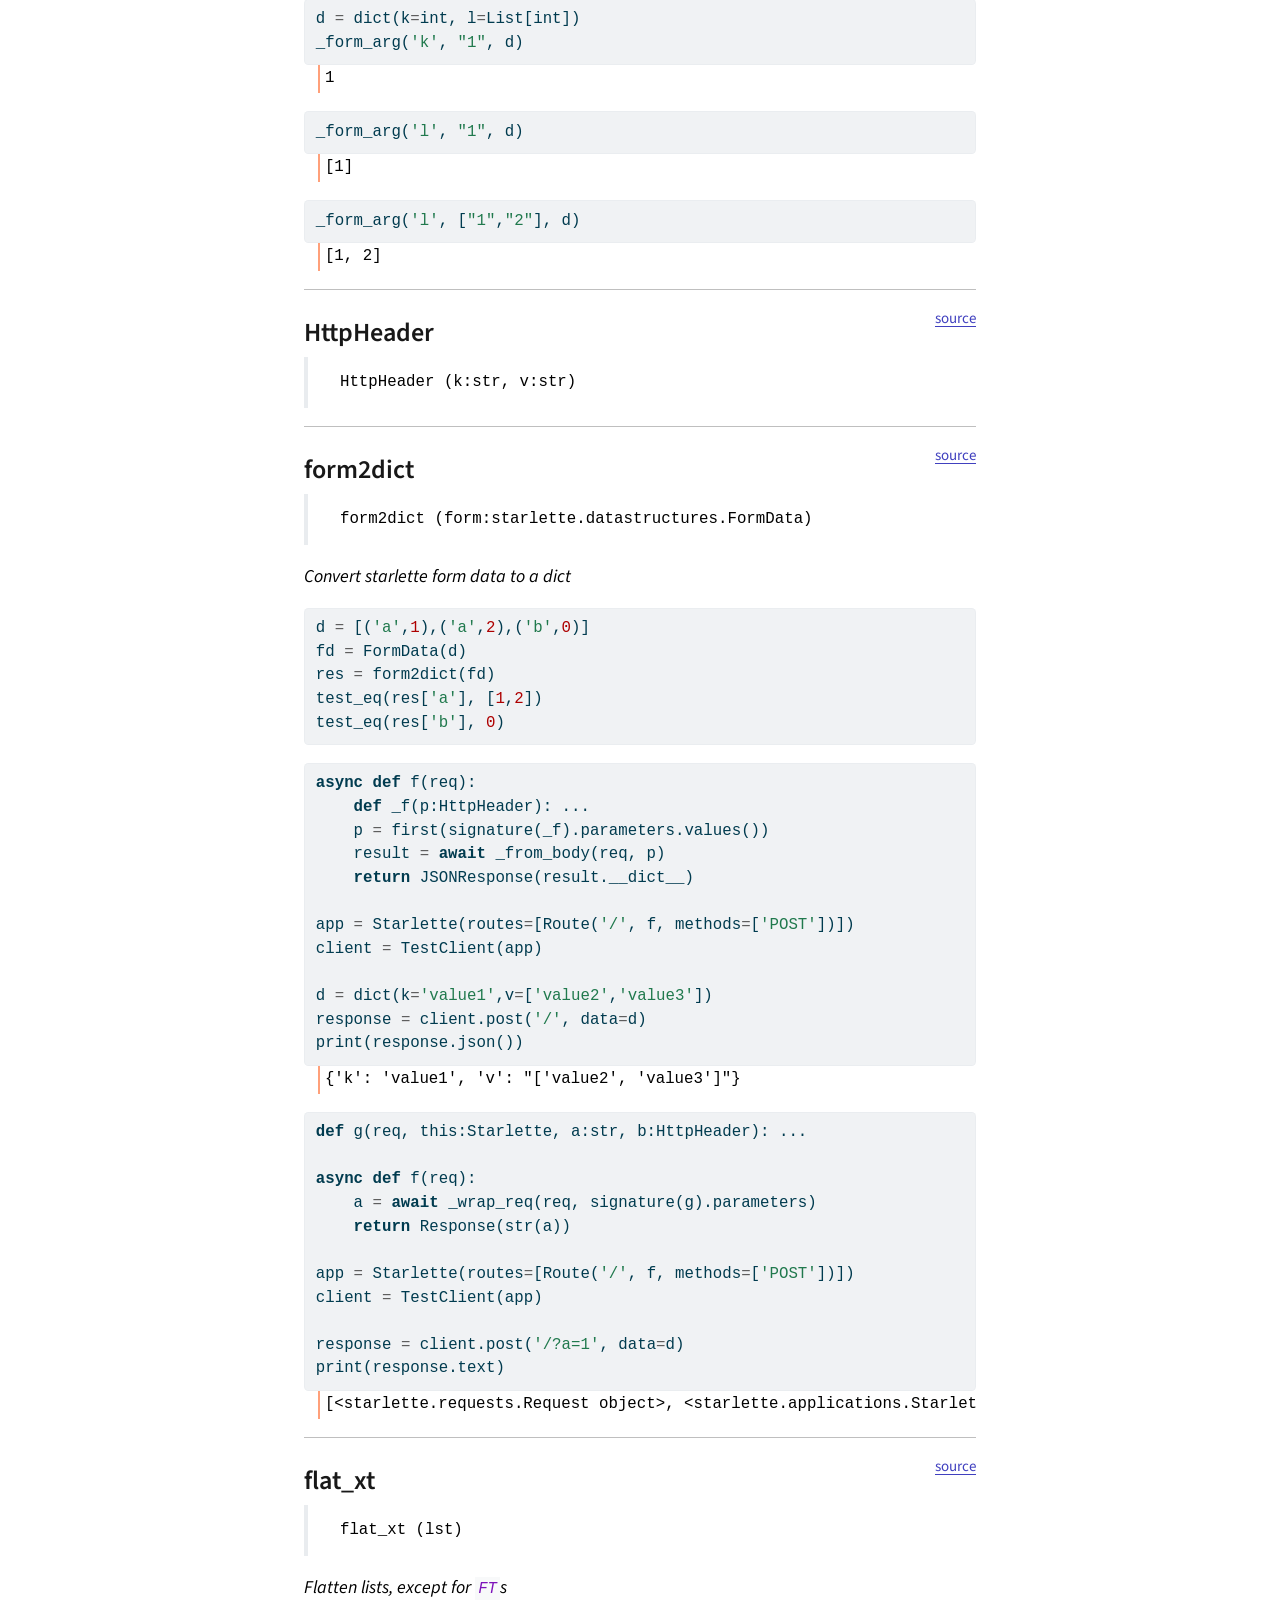
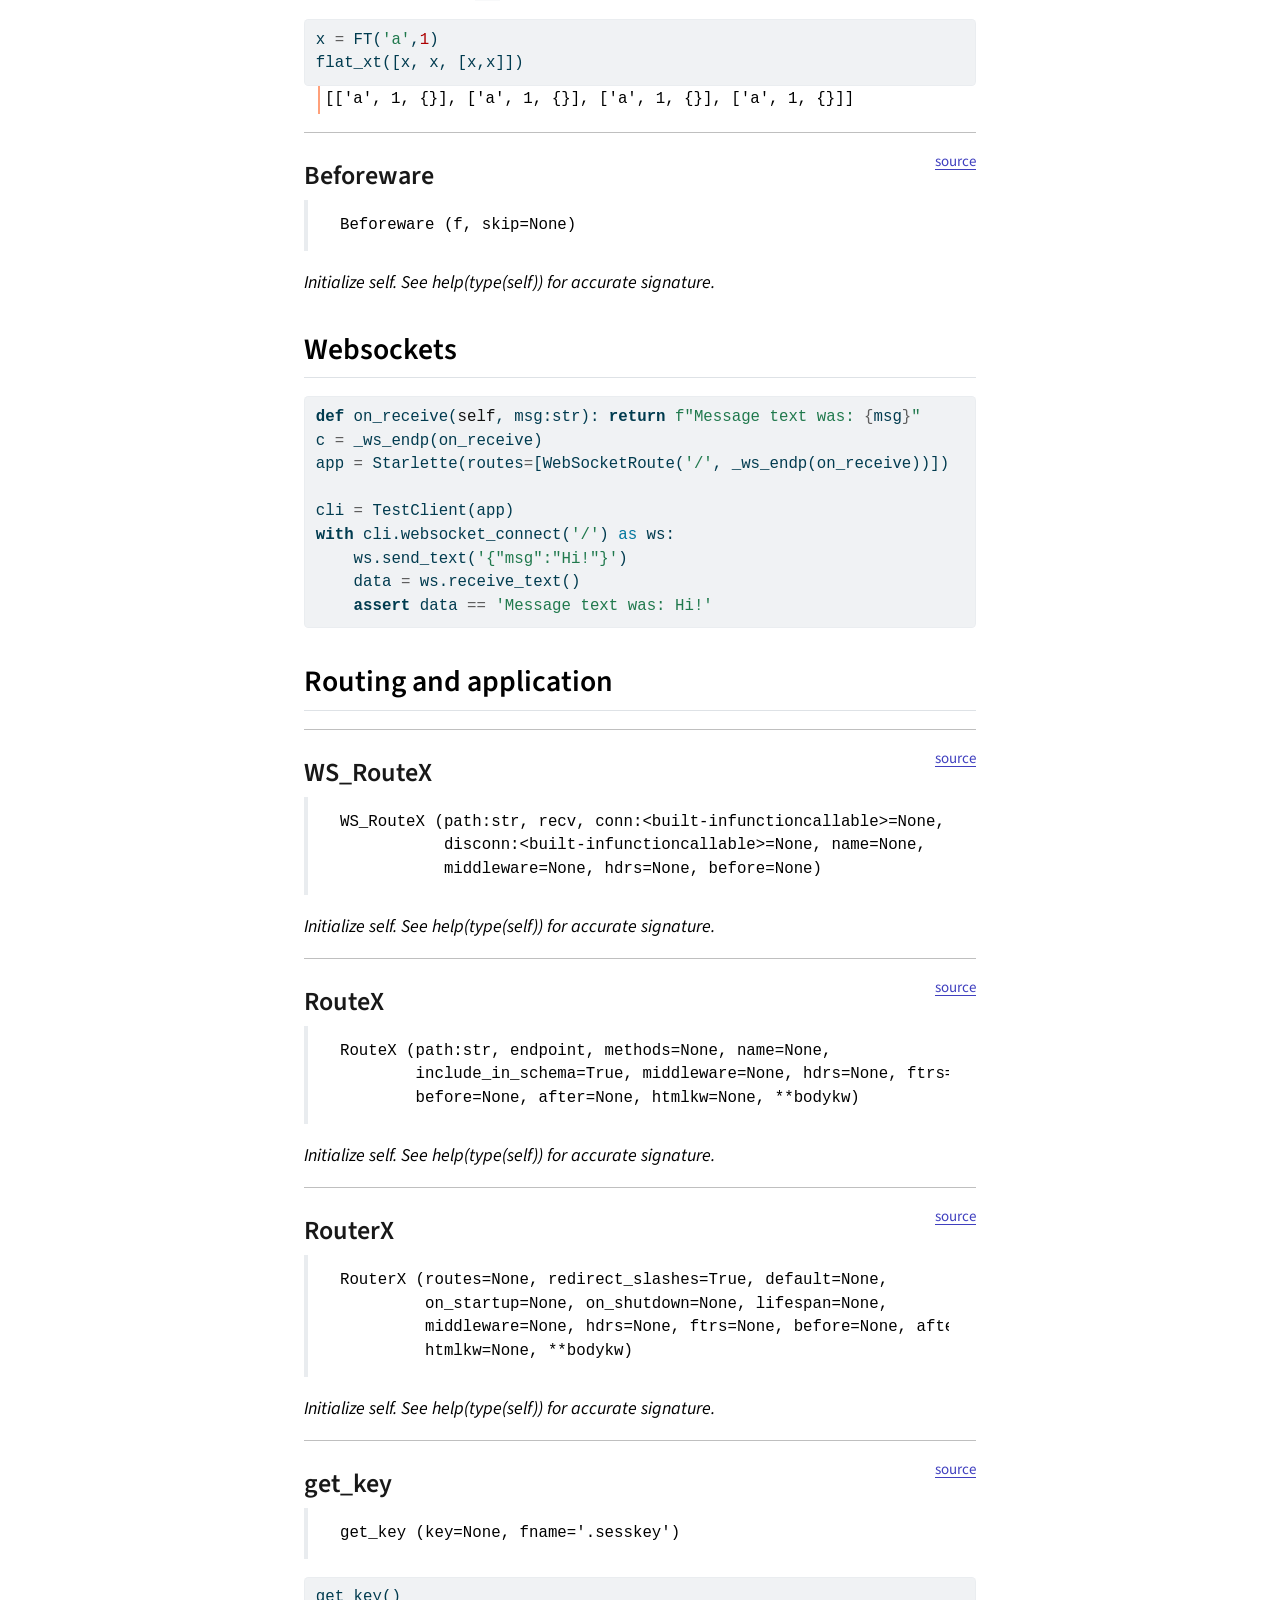
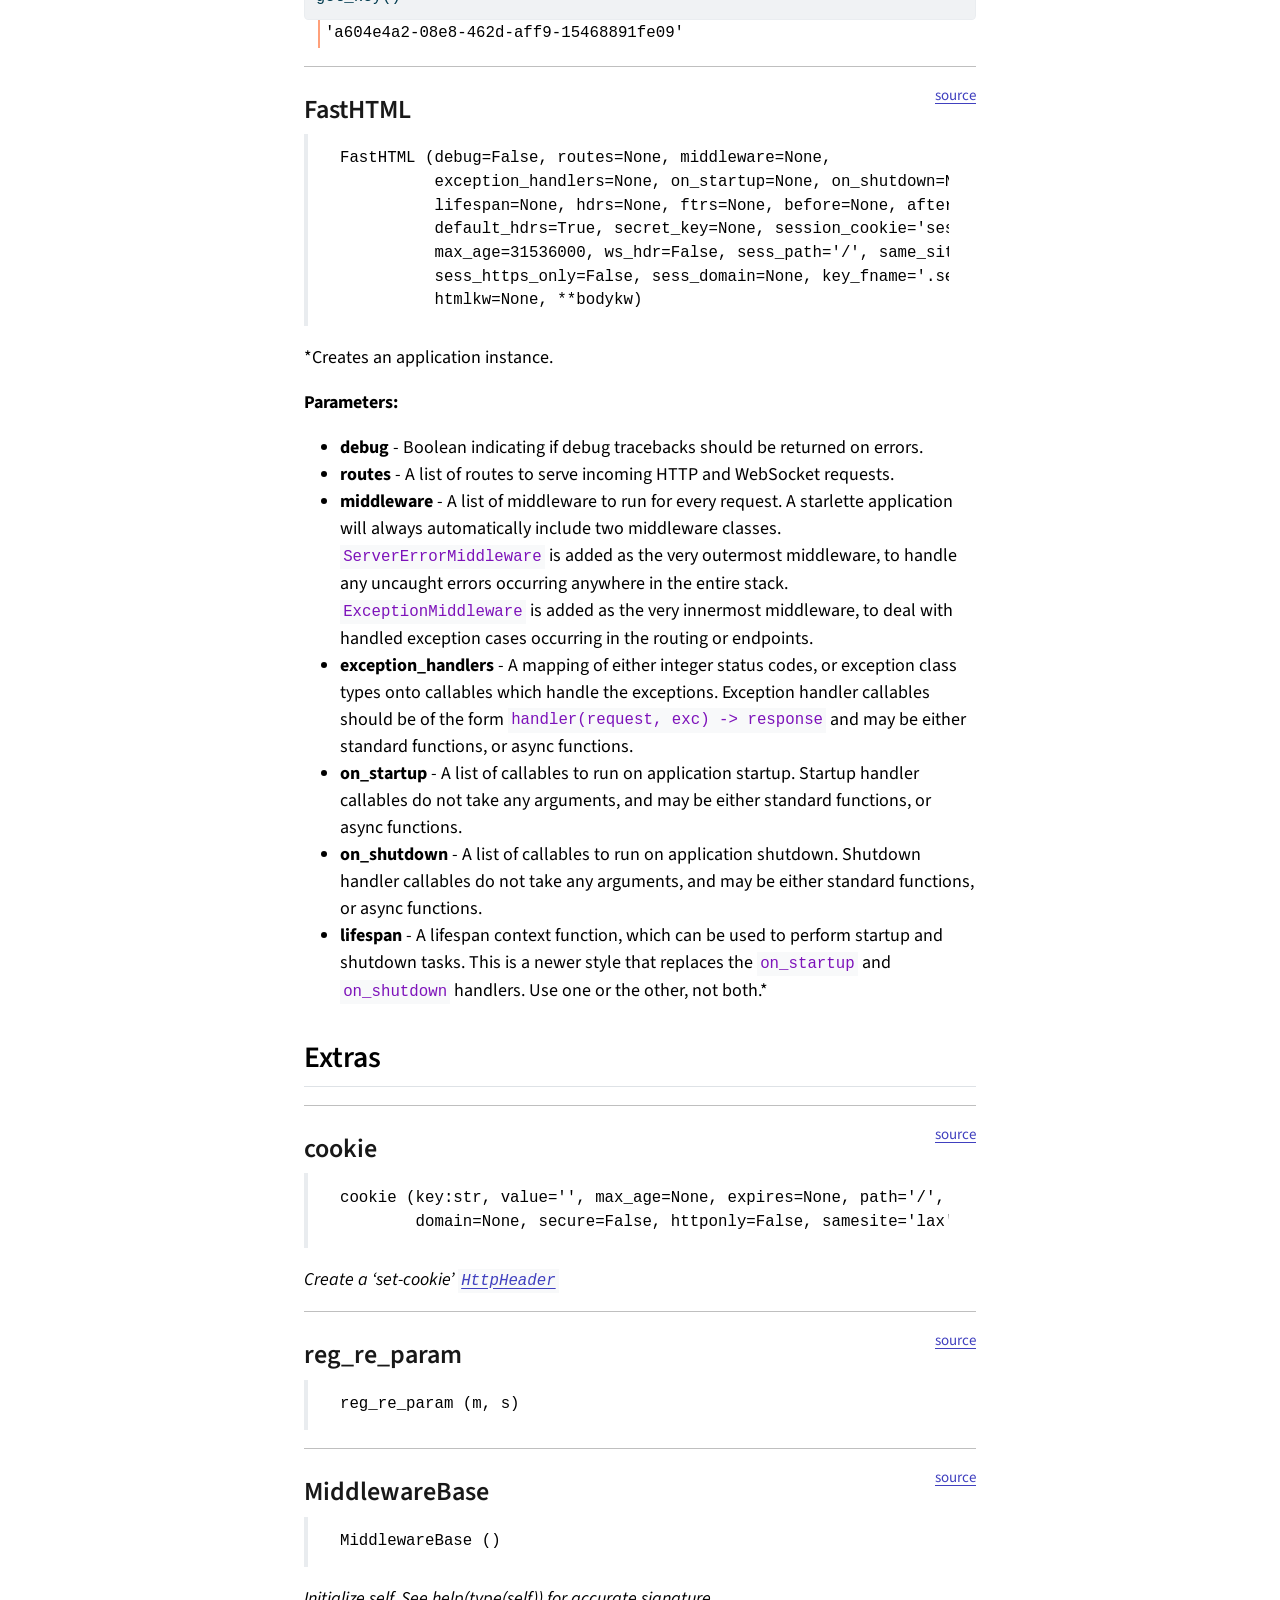
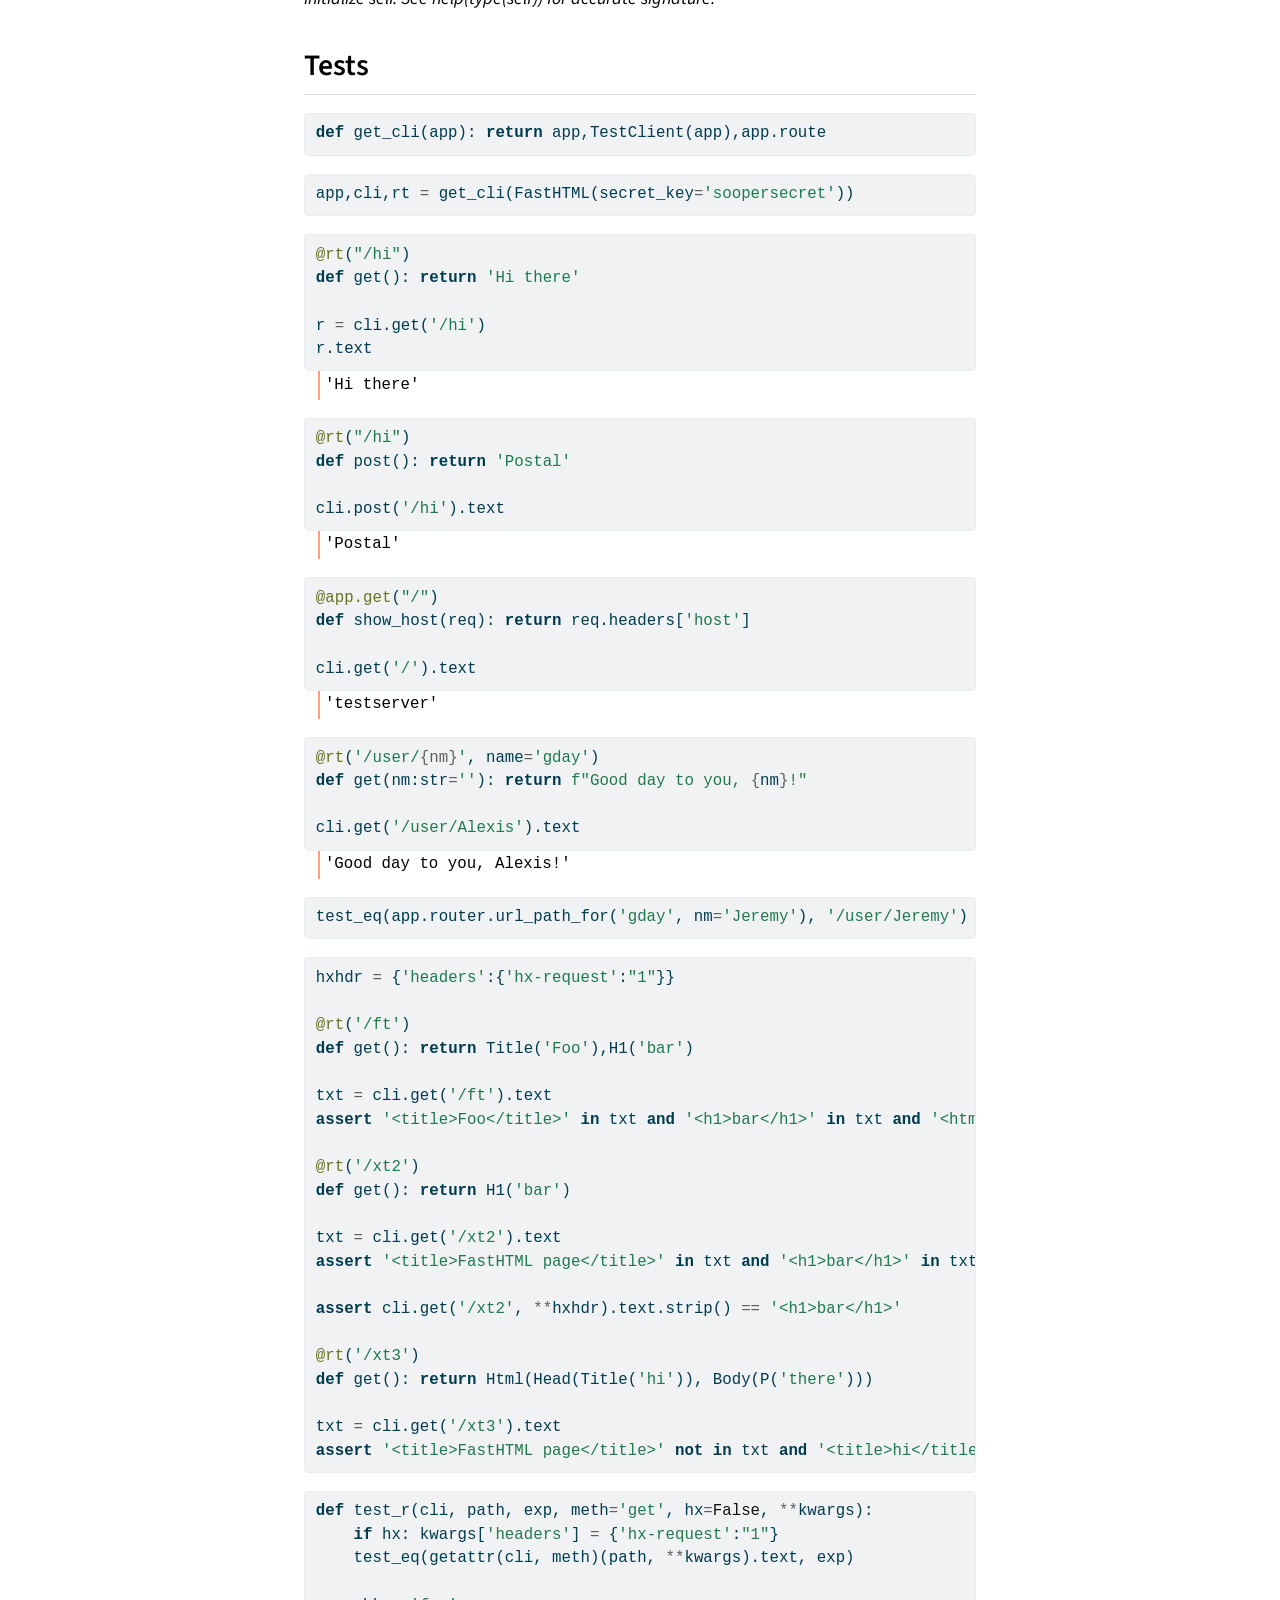
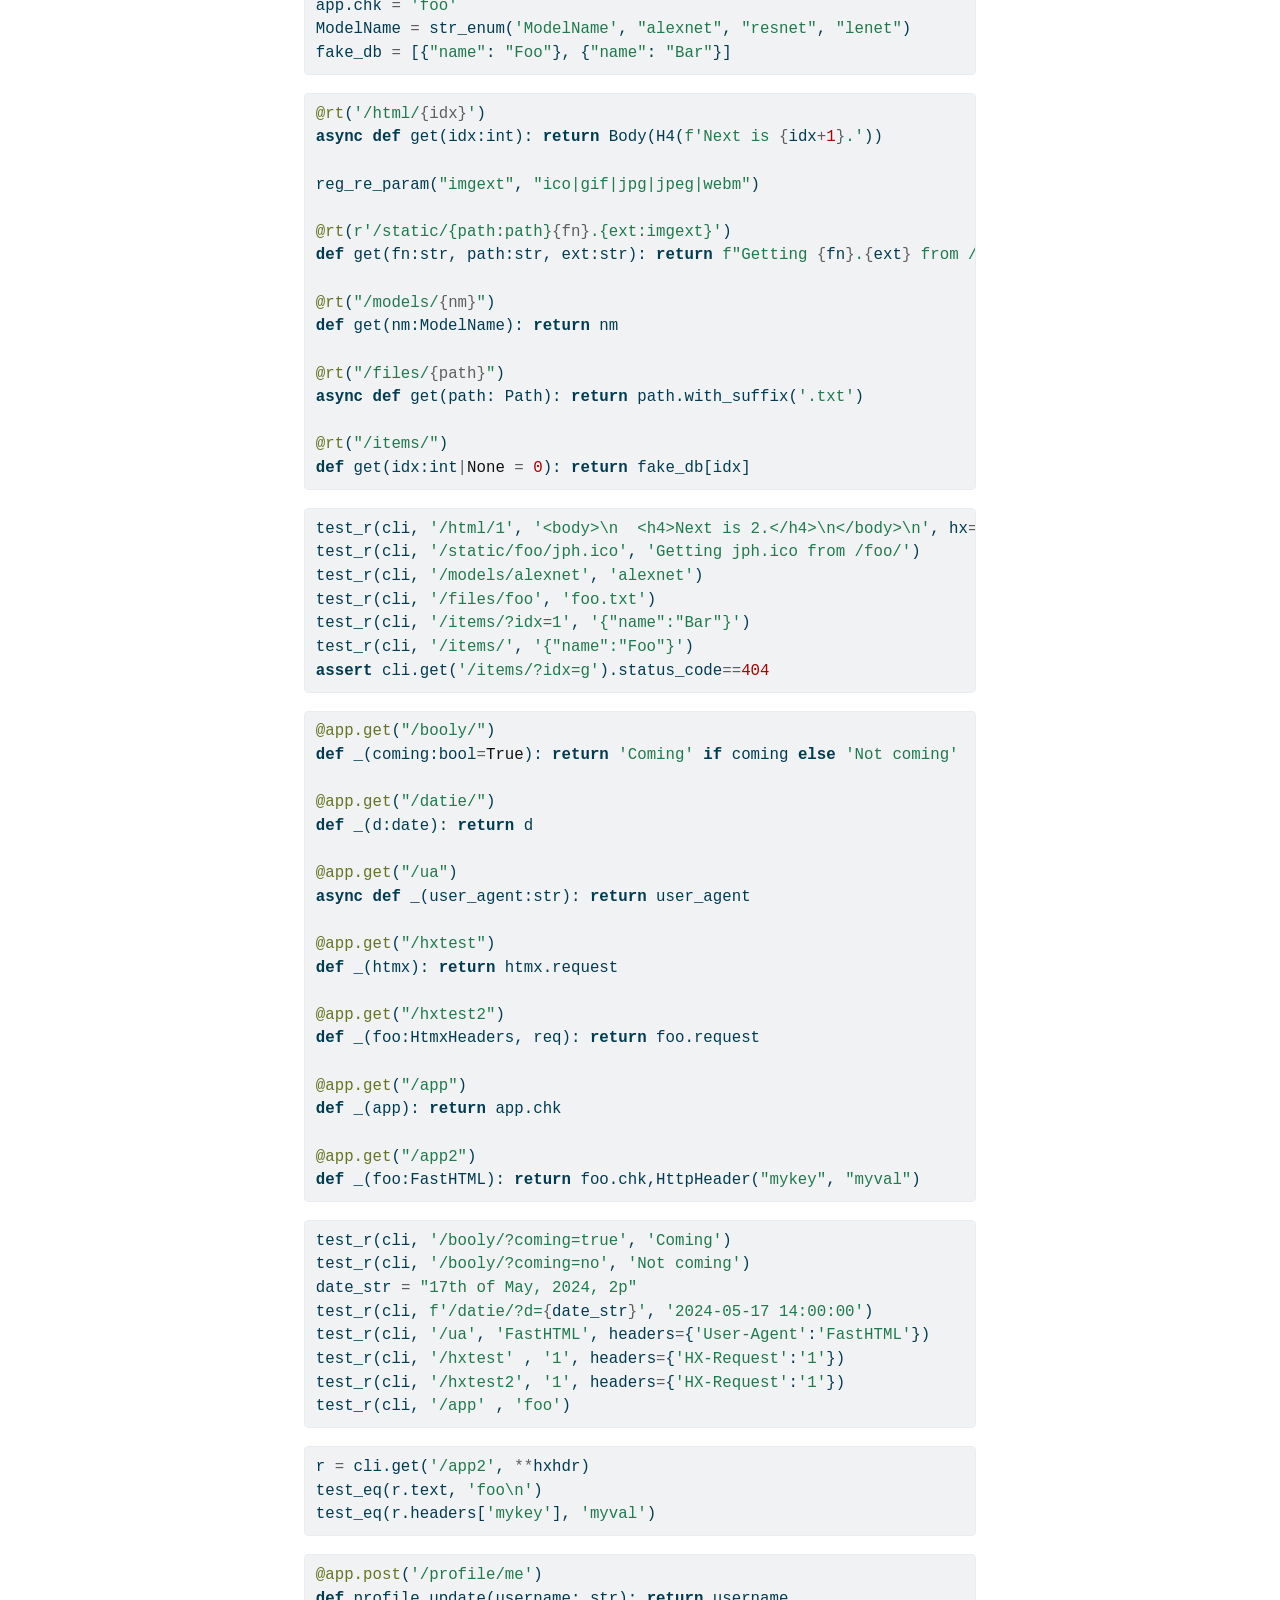
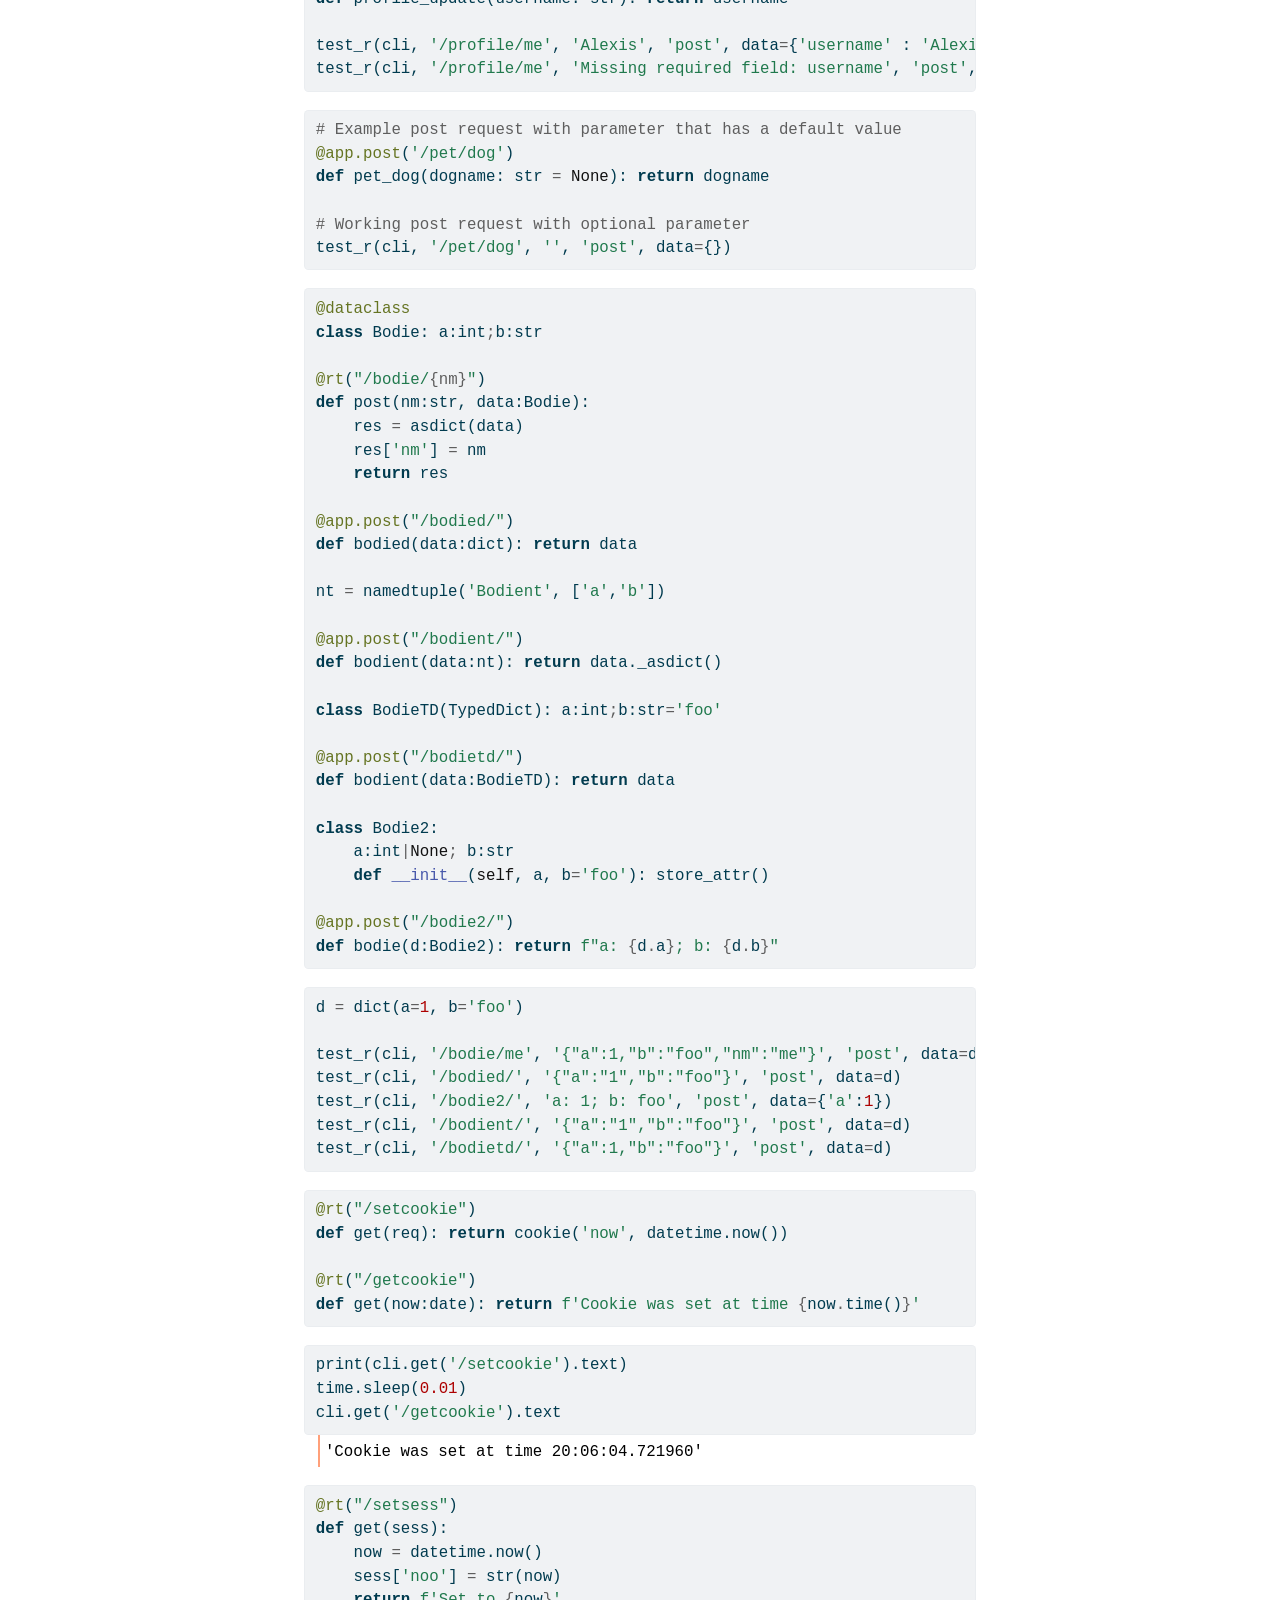
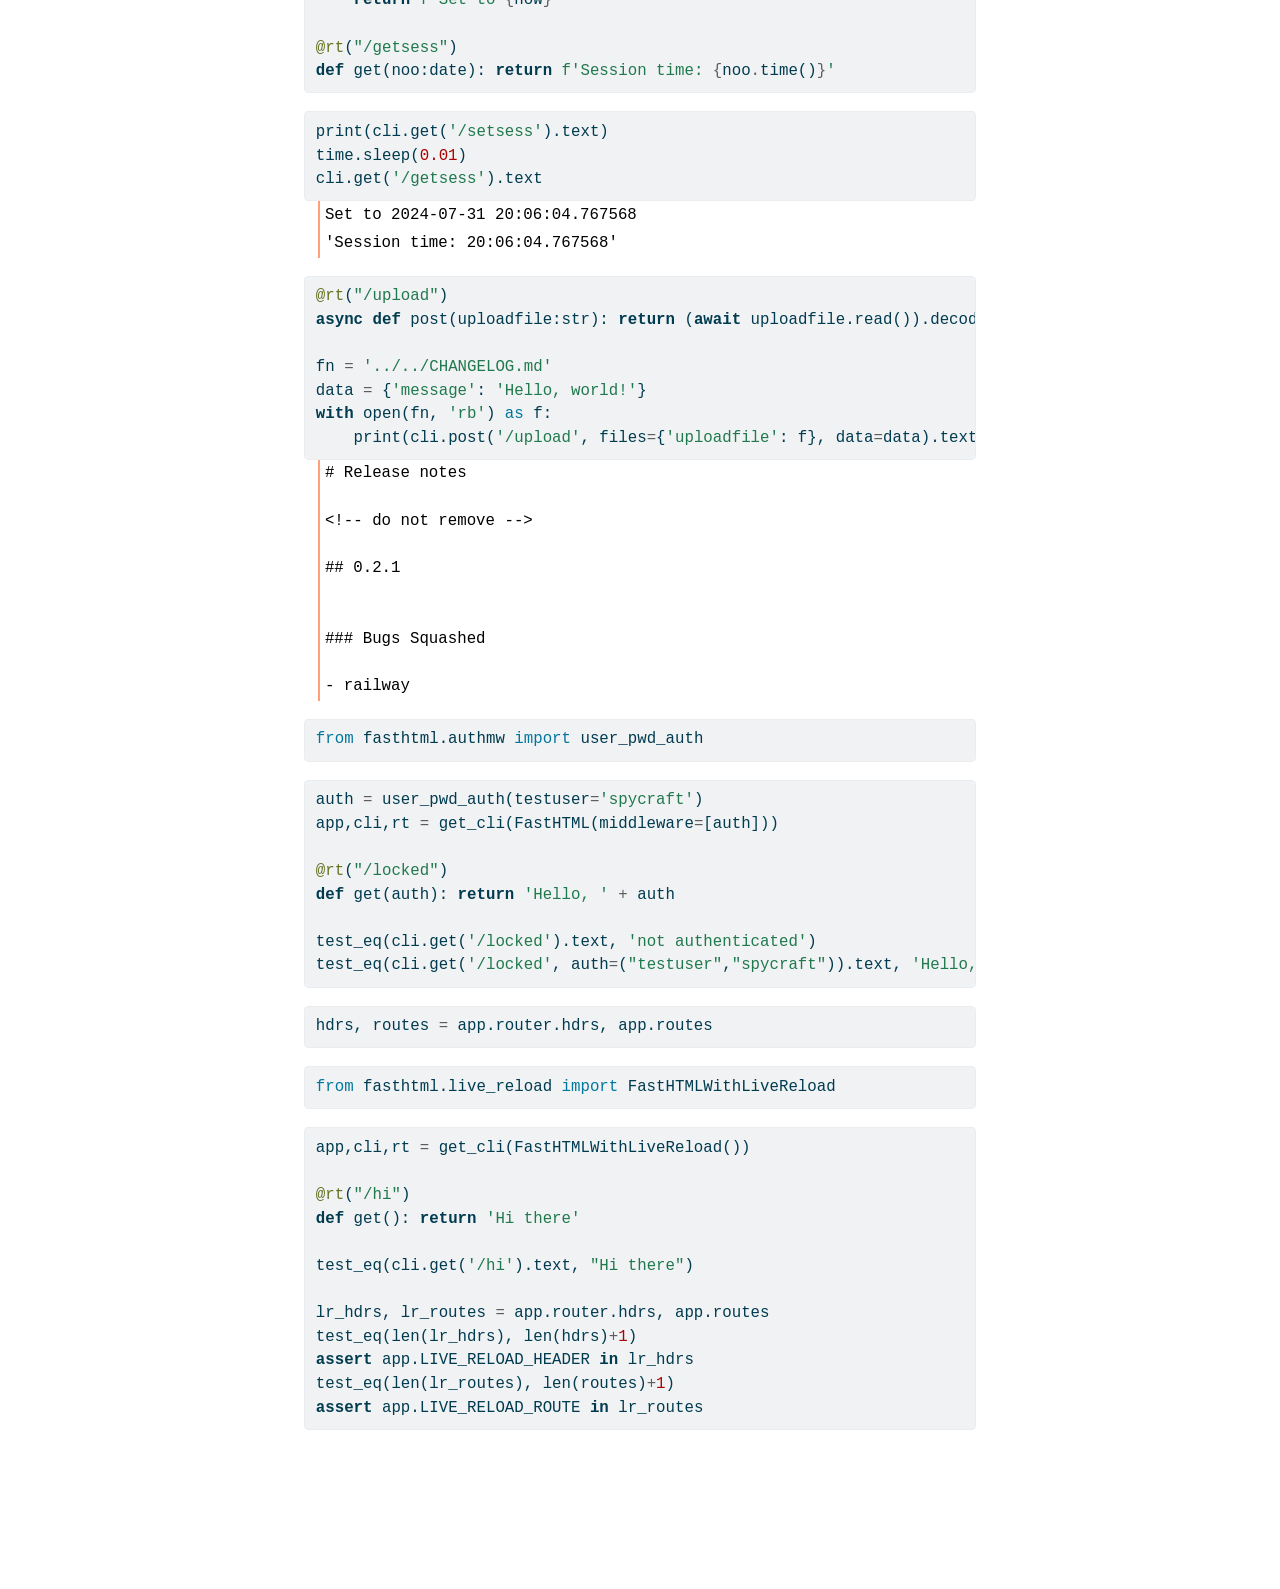
<file: api/core.html>
<!DOCTYPE html>
<html xmlns="http://www.w3.org/1999/xhtml" lang="en" xml:lang="en"><head>

<meta charset="utf-8">
<meta name="generator" content="quarto-1.5.55">

<meta name="viewport" content="width=device-width, initial-scale=1.0, user-scalable=yes">


<title>Core – fasthtml</title>
<style>
code{white-space: pre-wrap;}
span.smallcaps{font-variant: small-caps;}
div.columns{display: flex; gap: min(4vw, 1.5em);}
div.column{flex: auto; overflow-x: auto;}
div.hanging-indent{margin-left: 1.5em; text-indent: -1.5em;}
ul.task-list{list-style: none;}
ul.task-list li input[type="checkbox"] {
  width: 0.8em;
  margin: 0 0.8em 0.2em -1em; /* quarto-specific, see https://github.com/quarto-dev/quarto-cli/issues/4556 */ 
  vertical-align: middle;
}
/* CSS for syntax highlighting */
pre > code.sourceCode { white-space: pre; position: relative; }
pre > code.sourceCode > span { line-height: 1.25; }
pre > code.sourceCode > span:empty { height: 1.2em; }
.sourceCode { overflow: visible; }
code.sourceCode > span { color: inherit; text-decoration: inherit; }
div.sourceCode { margin: 1em 0; }
pre.sourceCode { margin: 0; }
@media screen {
div.sourceCode { overflow: auto; }
}
@media print {
pre > code.sourceCode { white-space: pre-wrap; }
pre > code.sourceCode > span { display: inline-block; text-indent: -5em; padding-left: 5em; }
}
pre.numberSource code
  { counter-reset: source-line 0; }
pre.numberSource code > span
  { position: relative; left: -4em; counter-increment: source-line; }
pre.numberSource code > span > a:first-child::before
  { content: counter(source-line);
    position: relative; left: -1em; text-align: right; vertical-align: baseline;
    border: none; display: inline-block;
    -webkit-touch-callout: none; -webkit-user-select: none;
    -khtml-user-select: none; -moz-user-select: none;
    -ms-user-select: none; user-select: none;
    padding: 0 4px; width: 4em;
  }
pre.numberSource { margin-left: 3em;  padding-left: 4px; }
div.sourceCode
  {   }
@media screen {
pre > code.sourceCode > span > a:first-child::before { text-decoration: underline; }
}
</style>


<script src="../site_libs/quarto-nav/quarto-nav.js"></script>
<script src="../site_libs/quarto-nav/headroom.min.js"></script>
<script src="../site_libs/clipboard/clipboard.min.js"></script>
<script src="../site_libs/quarto-search/autocomplete.umd.js"></script>
<script src="../site_libs/quarto-search/fuse.min.js"></script>
<script src="../site_libs/quarto-search/quarto-search.js"></script>
<meta name="quarto:offset" content="../">
<script src="../site_libs/quarto-html/quarto.js"></script>
<script src="../site_libs/quarto-html/popper.min.js"></script>
<script src="../site_libs/quarto-html/tippy.umd.min.js"></script>
<script src="../site_libs/quarto-html/anchor.min.js"></script>
<link href="../site_libs/quarto-html/tippy.css" rel="stylesheet">
<link href="../site_libs/quarto-html/quarto-syntax-highlighting.css" rel="stylesheet" id="quarto-text-highlighting-styles">
<script src="../site_libs/bootstrap/bootstrap.min.js"></script>
<link href="../site_libs/bootstrap/bootstrap-icons.css" rel="stylesheet">
<link href="../site_libs/bootstrap/bootstrap.min.css" rel="stylesheet" id="quarto-bootstrap" data-mode="light">
<script id="quarto-search-options" type="application/json">{
  "location": "navbar",
  "copy-button": false,
  "collapse-after": 3,
  "panel-placement": "end",
  "type": "overlay",
  "limit": 50,
  "keyboard-shortcut": [
    "f",
    "/",
    "s"
  ],
  "show-item-context": false,
  "language": {
    "search-no-results-text": "No results",
    "search-matching-documents-text": "matching documents",
    "search-copy-link-title": "Copy link to search",
    "search-hide-matches-text": "Hide additional matches",
    "search-more-match-text": "more match in this document",
    "search-more-matches-text": "more matches in this document",
    "search-clear-button-title": "Clear",
    "search-text-placeholder": "",
    "search-detached-cancel-button-title": "Cancel",
    "search-submit-button-title": "Submit",
    "search-label": "Search"
  }
}</script>


<link rel="stylesheet" href="../styles.css">
<meta property="og:title" content="Core – fasthtml">
<meta property="og:description" content="The fastest way to create an HTML app">
<meta property="og:site_name" content="fasthtml">
<meta name="twitter:title" content="Core – fasthtml">
<meta name="twitter:description" content="The fastest way to create an HTML app">
<meta name="twitter:card" content="summary">
</head>

<body class="nav-sidebar floating nav-fixed">

<div id="quarto-search-results"></div>
  <header id="quarto-header" class="headroom fixed-top">
    <nav class="navbar navbar-expand-lg " data-bs-theme="dark">
      <div class="navbar-container container-fluid">
      <div class="navbar-brand-container mx-auto">
    <a href="../index.html" class="navbar-brand navbar-brand-logo">
    <img src="../logo.svg" alt="" class="navbar-logo">
    </a>
  </div>
            <div id="quarto-search" class="" title="Search"></div>
          <button class="navbar-toggler" type="button" data-bs-toggle="collapse" data-bs-target="#navbarCollapse" aria-controls="navbarCollapse" role="menu" aria-expanded="false" aria-label="Toggle navigation" onclick="if (window.quartoToggleHeadroom) { window.quartoToggleHeadroom(); }">
  <span class="navbar-toggler-icon"></span>
</button>
          <div class="collapse navbar-collapse" id="navbarCollapse">
            <ul class="navbar-nav navbar-nav-scroll me-auto">
  <li class="nav-item">
    <a class="nav-link" href="https://fastht.ml"> 
<span class="menu-text">Home</span></a>
  </li>  
  <li class="nav-item">
    <a class="nav-link" href="https://about.fastht.ml"> 
<span class="menu-text">Learn</span></a>
  </li>  
</ul>
            <ul class="navbar-nav navbar-nav-scroll ms-auto">
  <li class="nav-item compact">
    <a class="nav-link" href="https://github.com/answerdotai/fasthtml"> <i class="bi bi-github" role="img">
</i> 
<span class="menu-text"></span></a>
  </li>  
  <li class="nav-item compact">
    <a class="nav-link" href="https://x.com/answerdotai"> <i class="bi bi-twitter" role="img" aria-label="Fast.ai Twitter">
</i> 
<span class="menu-text"></span></a>
  </li>  
</ul>
          </div> <!-- /navcollapse -->
            <div class="quarto-navbar-tools">
</div>
      </div> <!-- /container-fluid -->
    </nav>
  <nav class="quarto-secondary-nav">
    <div class="container-fluid d-flex">
      <button type="button" class="quarto-btn-toggle btn" data-bs-toggle="collapse" role="button" data-bs-target=".quarto-sidebar-collapse-item" aria-controls="quarto-sidebar" aria-expanded="false" aria-label="Toggle sidebar navigation" onclick="if (window.quartoToggleHeadroom) { window.quartoToggleHeadroom(); }">
        <i class="bi bi-layout-text-sidebar-reverse"></i>
      </button>
        <nav class="quarto-page-breadcrumbs" aria-label="breadcrumb"><ol class="breadcrumb"><li class="breadcrumb-item"><a href="../api/core.html">Source</a></li><li class="breadcrumb-item"><a href="../api/core.html">Core</a></li></ol></nav>
        <a class="flex-grow-1" role="navigation" data-bs-toggle="collapse" data-bs-target=".quarto-sidebar-collapse-item" aria-controls="quarto-sidebar" aria-expanded="false" aria-label="Toggle sidebar navigation" onclick="if (window.quartoToggleHeadroom) { window.quartoToggleHeadroom(); }">      
        </a>
    </div>
  </nav>
</header>
<!-- content -->
<div id="quarto-content" class="quarto-container page-columns page-rows-contents page-layout-article page-navbar">
<!-- sidebar -->
  <nav id="quarto-sidebar" class="sidebar collapse collapse-horizontal quarto-sidebar-collapse-item sidebar-navigation floating overflow-auto">
    <div class="sidebar-menu-container"> 
    <ul class="list-unstyled mt-1">
        <li class="sidebar-item">
  <div class="sidebar-item-container"> 
  <a href="../index.html" class="sidebar-item-text sidebar-link">
 <span class="menu-text">Get Started</span></a>
  </div>
</li>
        <li class="sidebar-item sidebar-item-section">
      <div class="sidebar-item-container"> 
            <a href="../tutorials/index.html" class="sidebar-item-text sidebar-link">
 <span class="menu-text">Tutorials</span></a>
          <a class="sidebar-item-toggle text-start" data-bs-toggle="collapse" data-bs-target="#quarto-sidebar-section-1" role="navigation" aria-expanded="true" aria-label="Toggle section">
            <i class="bi bi-chevron-right ms-2"></i>
          </a> 
      </div>
      <ul id="quarto-sidebar-section-1" class="collapse list-unstyled sidebar-section depth1 show">  
          <li class="sidebar-item">
  <div class="sidebar-item-container"> 
  <a href="../tutorials/by_example.html" class="sidebar-item-text sidebar-link">
 <span class="menu-text">FastHTML By Example</span></a>
  </div>
</li>
          <li class="sidebar-item">
  <div class="sidebar-item-container"> 
  <a href="../tutorials/quickstart_for_web_devs.html" class="sidebar-item-text sidebar-link">
 <span class="menu-text">Web Devs Quickstart</span></a>
  </div>
</li>
          <li class="sidebar-item">
  <div class="sidebar-item-container"> 
  <a href="../tutorials/e2e.html" class="sidebar-item-text sidebar-link">
 <span class="menu-text">JS App Walkthrough</span></a>
  </div>
</li>
          <li class="sidebar-item">
  <div class="sidebar-item-container"> 
  <a href="../tutorials/tutorial_for_web_devs.html" class="sidebar-item-text sidebar-link">
 <span class="menu-text">BYO Blog</span></a>
  </div>
</li>
          <li class="sidebar-item">
  <div class="sidebar-item-container"> 
  <a href="../tutorials/deployment.html" class="sidebar-item-text sidebar-link">
 <span class="menu-text">Deploying FastHTML Apps</span></a>
  </div>
</li>
      </ul>
  </li>
        <li class="sidebar-item sidebar-item-section">
      <div class="sidebar-item-container"> 
            <a class="sidebar-item-text sidebar-link text-start" data-bs-toggle="collapse" data-bs-target="#quarto-sidebar-section-2" role="navigation" aria-expanded="true">
 <span class="menu-text">Explanations</span></a>
          <a class="sidebar-item-toggle text-start" data-bs-toggle="collapse" data-bs-target="#quarto-sidebar-section-2" role="navigation" aria-expanded="true" aria-label="Toggle section">
            <i class="bi bi-chevron-right ms-2"></i>
          </a> 
      </div>
      <ul id="quarto-sidebar-section-2" class="collapse list-unstyled sidebar-section depth1 show">  
          <li class="sidebar-item">
  <div class="sidebar-item-container"> 
  <a href="../explains/explaining_xt_components.html" class="sidebar-item-text sidebar-link">
 <span class="menu-text"><strong>ft</strong> Components</span></a>
  </div>
</li>
          <li class="sidebar-item">
  <div class="sidebar-item-container"> 
  <a href="../explains/routes.html" class="sidebar-item-text sidebar-link">
 <span class="menu-text">Routes</span></a>
  </div>
</li>
      </ul>
  </li>
        <li class="sidebar-item sidebar-item-section">
      <div class="sidebar-item-container"> 
            <a class="sidebar-item-text sidebar-link text-start" data-bs-toggle="collapse" data-bs-target="#quarto-sidebar-section-3" role="navigation" aria-expanded="true">
 <span class="menu-text">Reference</span></a>
          <a class="sidebar-item-toggle text-start" data-bs-toggle="collapse" data-bs-target="#quarto-sidebar-section-3" role="navigation" aria-expanded="true" aria-label="Toggle section">
            <i class="bi bi-chevron-right ms-2"></i>
          </a> 
      </div>
      <ul id="quarto-sidebar-section-3" class="collapse list-unstyled sidebar-section depth1 show">  
          <li class="sidebar-item">
  <div class="sidebar-item-container"> 
  <a href="../ref/live_reload.html" class="sidebar-item-text sidebar-link">
 <span class="menu-text">Live Reloading</span></a>
  </div>
</li>
      </ul>
  </li>
        <li class="sidebar-item sidebar-item-section">
      <div class="sidebar-item-container"> 
            <a class="sidebar-item-text sidebar-link text-start" data-bs-toggle="collapse" data-bs-target="#quarto-sidebar-section-4" role="navigation" aria-expanded="true">
 <span class="menu-text">Source</span></a>
          <a class="sidebar-item-toggle text-start" data-bs-toggle="collapse" data-bs-target="#quarto-sidebar-section-4" role="navigation" aria-expanded="true" aria-label="Toggle section">
            <i class="bi bi-chevron-right ms-2"></i>
          </a> 
      </div>
      <ul id="quarto-sidebar-section-4" class="collapse list-unstyled sidebar-section depth1 show">  
          <li class="sidebar-item">
  <div class="sidebar-item-container"> 
  <a href="../api/core.html" class="sidebar-item-text sidebar-link active">
 <span class="menu-text">Core</span></a>
  </div>
</li>
          <li class="sidebar-item">
  <div class="sidebar-item-container"> 
  <a href="../api/components.html" class="sidebar-item-text sidebar-link">
 <span class="menu-text">Components</span></a>
  </div>
</li>
          <li class="sidebar-item">
  <div class="sidebar-item-container"> 
  <a href="../api/xtend.html" class="sidebar-item-text sidebar-link">
 <span class="menu-text">Component extensions</span></a>
  </div>
</li>
          <li class="sidebar-item">
  <div class="sidebar-item-container"> 
  <a href="../api/cli.html" class="sidebar-item-text sidebar-link">
 <span class="menu-text">Command Line Tools</span></a>
  </div>
</li>
      </ul>
  </li>
    </ul>
    </div>
</nav>
<div id="quarto-sidebar-glass" class="quarto-sidebar-collapse-item" data-bs-toggle="collapse" data-bs-target=".quarto-sidebar-collapse-item"></div>
<!-- margin-sidebar -->
    <div id="quarto-margin-sidebar" class="sidebar margin-sidebar">
        <nav id="TOC" role="doc-toc" class="toc-active">
    <h2 id="toc-title">On this page</h2>
   
  <ul>
  <li><a href="#imports-and-utils" id="toc-imports-and-utils" class="nav-link active" data-scroll-target="#imports-and-utils">Imports and utils</a>
  <ul class="collapse">
  <li><a href="#is_typeddict" id="toc-is_typeddict" class="nav-link" data-scroll-target="#is_typeddict">is_typeddict</a></li>
  <li><a href="#is_namedtuple" id="toc-is_namedtuple" class="nav-link" data-scroll-target="#is_namedtuple">is_namedtuple</a></li>
  <li><a href="#date" id="toc-date" class="nav-link" data-scroll-target="#date">date</a></li>
  <li><a href="#snake2hyphens" id="toc-snake2hyphens" class="nav-link" data-scroll-target="#snake2hyphens">snake2hyphens</a></li>
  <li><a href="#htmxheaders" id="toc-htmxheaders" class="nav-link" data-scroll-target="#htmxheaders">HtmxHeaders</a></li>
  <li><a href="#str2int" id="toc-str2int" class="nav-link" data-scroll-target="#str2int">str2int</a></li>
  </ul></li>
  <li><a href="#request-and-response" id="toc-request-and-response" class="nav-link" data-scroll-target="#request-and-response">Request and response</a>
  <ul class="collapse">
  <li><a href="#httpheader" id="toc-httpheader" class="nav-link" data-scroll-target="#httpheader">HttpHeader</a></li>
  <li><a href="#form2dict" id="toc-form2dict" class="nav-link" data-scroll-target="#form2dict">form2dict</a></li>
  <li><a href="#flat_xt" id="toc-flat_xt" class="nav-link" data-scroll-target="#flat_xt">flat_xt</a></li>
  <li><a href="#beforeware" id="toc-beforeware" class="nav-link" data-scroll-target="#beforeware">Beforeware</a></li>
  </ul></li>
  <li><a href="#websockets" id="toc-websockets" class="nav-link" data-scroll-target="#websockets">Websockets</a></li>
  <li><a href="#routing-and-application" id="toc-routing-and-application" class="nav-link" data-scroll-target="#routing-and-application">Routing and application</a>
  <ul class="collapse">
  <li><a href="#ws_routex" id="toc-ws_routex" class="nav-link" data-scroll-target="#ws_routex">WS_RouteX</a></li>
  <li><a href="#routex" id="toc-routex" class="nav-link" data-scroll-target="#routex">RouteX</a></li>
  <li><a href="#routerx" id="toc-routerx" class="nav-link" data-scroll-target="#routerx">RouterX</a></li>
  <li><a href="#get_key" id="toc-get_key" class="nav-link" data-scroll-target="#get_key">get_key</a></li>
  <li><a href="#fasthtml" id="toc-fasthtml" class="nav-link" data-scroll-target="#fasthtml">FastHTML</a></li>
  </ul></li>
  <li><a href="#extras" id="toc-extras" class="nav-link" data-scroll-target="#extras">Extras</a>
  <ul class="collapse">
  <li><a href="#cookie" id="toc-cookie" class="nav-link" data-scroll-target="#cookie">cookie</a></li>
  <li><a href="#reg_re_param" id="toc-reg_re_param" class="nav-link" data-scroll-target="#reg_re_param">reg_re_param</a></li>
  <li><a href="#middlewarebase" id="toc-middlewarebase" class="nav-link" data-scroll-target="#middlewarebase">MiddlewareBase</a></li>
  </ul></li>
  <li><a href="#tests" id="toc-tests" class="nav-link" data-scroll-target="#tests">Tests</a></li>
  </ul>
<div class="toc-actions"><ul><li><a href="https://github.com/AnswerDotAI/fasthtml/issues/new" class="toc-action"><i class="bi bi-github"></i>Report an issue</a></li></ul></div></nav>
    </div>
<!-- main -->
<main class="content" id="quarto-document-content">

<header id="title-block-header" class="quarto-title-block default"><nav class="quarto-page-breadcrumbs quarto-title-breadcrumbs d-none d-lg-block" aria-label="breadcrumb"><ol class="breadcrumb"><li class="breadcrumb-item"><a href="../api/core.html">Source</a></li><li class="breadcrumb-item"><a href="../api/core.html">Core</a></li></ol></nav>
<div class="quarto-title">
<h1 class="title">Core</h1>
</div>



<div class="quarto-title-meta">

    
  
    
  </div>
  


</header>


<!-- WARNING: THIS FILE WAS AUTOGENERATED! DO NOT EDIT! -->
<p>This is the source code to fasthtml. You won’t need to read this unless you want to understand how things are built behind the scenes, or need full details of a particular API. The notebook is converted to the Python module <a href="https://github.com/AnswerDotAI/fasthtml/blob/main/fasthtml/core.py">fasthtml/core.py</a> using <a href="https://nbdev.fast.ai/">nbdev</a>.</p>
<section id="imports-and-utils" class="level2">
<h2 class="anchored" data-anchor-id="imports-and-utils">Imports and utils</h2>
<div id="7f5d0a72" class="cell">
<div class="sourceCode cell-code" id="cb1"><pre class="sourceCode python code-with-copy"><code class="sourceCode python"><span id="cb1-1"><a href="#cb1-1" aria-hidden="true" tabindex="-1"></a><span class="im">import</span> time</span>
<span id="cb1-2"><a href="#cb1-2" aria-hidden="true" tabindex="-1"></a></span>
<span id="cb1-3"><a href="#cb1-3" aria-hidden="true" tabindex="-1"></a><span class="im">from</span> IPython <span class="im">import</span> display</span>
<span id="cb1-4"><a href="#cb1-4" aria-hidden="true" tabindex="-1"></a><span class="im">from</span> enum <span class="im">import</span> Enum</span>
<span id="cb1-5"><a href="#cb1-5" aria-hidden="true" tabindex="-1"></a><span class="im">from</span> pprint <span class="im">import</span> pprint</span>
<span id="cb1-6"><a href="#cb1-6" aria-hidden="true" tabindex="-1"></a></span>
<span id="cb1-7"><a href="#cb1-7" aria-hidden="true" tabindex="-1"></a><span class="im">from</span> fastcore.test <span class="im">import</span> <span class="op">*</span></span>
<span id="cb1-8"><a href="#cb1-8" aria-hidden="true" tabindex="-1"></a><span class="im">from</span> starlette.testclient <span class="im">import</span> TestClient</span>
<span id="cb1-9"><a href="#cb1-9" aria-hidden="true" tabindex="-1"></a><span class="im">from</span> starlette.requests <span class="im">import</span> Headers</span></code><button title="Copy to Clipboard" class="code-copy-button"><i class="bi"></i></button></pre></div>
</div>
<p>We write source code <em>first</em>, and then tests come <em>after</em>. The tests serve as both a means to confirm that the code works and also serves as working examples. The first declared function, <a href="https://AnswerDotAI.github.io/fasthtml/api/core.html#is_typeddict"><code>is_typeddict</code></a>, is an example of this pattern.</p>
<hr>
<p><a href="https://github.com/AnswerDotAI/fasthtml/blob/main/fasthtml/core.py#L30" target="_blank" style="float:right; font-size:smaller">source</a></p>
<section id="is_typeddict" class="level3">
<h3 class="anchored" data-anchor-id="is_typeddict">is_typeddict</h3>
<blockquote class="blockquote">
<pre><code> is_typeddict (cls:type)</code></pre>
</blockquote>
<p><em>Check if <code>cls</code> is a <code>TypedDict</code></em></p>
<div id="515d6666" class="cell">
<div class="sourceCode cell-code" id="cb3"><pre class="sourceCode python code-with-copy"><code class="sourceCode python"><span id="cb3-1"><a href="#cb3-1" aria-hidden="true" tabindex="-1"></a><span class="kw">class</span> MyDict(TypedDict): name:<span class="bu">str</span></span>
<span id="cb3-2"><a href="#cb3-2" aria-hidden="true" tabindex="-1"></a></span>
<span id="cb3-3"><a href="#cb3-3" aria-hidden="true" tabindex="-1"></a><span class="cf">assert</span> is_typeddict(MyDict)</span>
<span id="cb3-4"><a href="#cb3-4" aria-hidden="true" tabindex="-1"></a><span class="cf">assert</span> <span class="kw">not</span> is_typeddict({<span class="st">'a'</span>:<span class="dv">1</span>})</span></code><button title="Copy to Clipboard" class="code-copy-button"><i class="bi"></i></button></pre></div>
</div>
<hr>
<p><a href="https://github.com/AnswerDotAI/fasthtml/blob/main/fasthtml/core.py#L36" target="_blank" style="float:right; font-size:smaller">source</a></p>
</section>
<section id="is_namedtuple" class="level3">
<h3 class="anchored" data-anchor-id="is_namedtuple">is_namedtuple</h3>
<blockquote class="blockquote">
<pre><code> is_namedtuple (cls)</code></pre>
</blockquote>
<p><em><code>True</code> is <code>cls</code> is a namedtuple type</em></p>
<div id="ac88a10b" class="cell">
<div class="sourceCode cell-code" id="cb5"><pre class="sourceCode python code-with-copy"><code class="sourceCode python"><span id="cb5-1"><a href="#cb5-1" aria-hidden="true" tabindex="-1"></a><span class="cf">assert</span> is_namedtuple(namedtuple(<span class="st">'tst'</span>, [<span class="st">'a'</span>]))</span>
<span id="cb5-2"><a href="#cb5-2" aria-hidden="true" tabindex="-1"></a><span class="cf">assert</span> <span class="kw">not</span> is_namedtuple(<span class="bu">tuple</span>)</span></code><button title="Copy to Clipboard" class="code-copy-button"><i class="bi"></i></button></pre></div>
</div>
<hr>
<p><a href="https://github.com/AnswerDotAI/fasthtml/blob/main/fasthtml/core.py#L41" target="_blank" style="float:right; font-size:smaller">source</a></p>
</section>
<section id="date" class="level3">
<h3 class="anchored" data-anchor-id="date">date</h3>
<blockquote class="blockquote">
<pre><code> date (s:str)</code></pre>
</blockquote>
<p><em>Convert <code>s</code> to a datetime</em></p>
<div id="5331a3e7" class="cell">
<div class="sourceCode cell-code" id="cb7"><pre class="sourceCode python code-with-copy"><code class="sourceCode python"><span id="cb7-1"><a href="#cb7-1" aria-hidden="true" tabindex="-1"></a>date(<span class="st">'2pm'</span>)</span></code><button title="Copy to Clipboard" class="code-copy-button"><i class="bi"></i></button></pre></div>
<div class="cell-output cell-output-display">
<pre><code>datetime.datetime(2024, 7, 31, 14, 0)</code></pre>
</div>
</div>
<hr>
<p><a href="https://github.com/AnswerDotAI/fasthtml/blob/main/fasthtml/core.py#L46" target="_blank" style="float:right; font-size:smaller">source</a></p>
</section>
<section id="snake2hyphens" class="level3">
<h3 class="anchored" data-anchor-id="snake2hyphens">snake2hyphens</h3>
<blockquote class="blockquote">
<pre><code> snake2hyphens (s:str)</code></pre>
</blockquote>
<p><em>Convert <code>s</code> from snake case to hyphenated and capitalised</em></p>
<div id="442a5aac" class="cell">
<div class="sourceCode cell-code" id="cb10"><pre class="sourceCode python code-with-copy"><code class="sourceCode python"><span id="cb10-1"><a href="#cb10-1" aria-hidden="true" tabindex="-1"></a>snake2hyphens(<span class="st">"snake_case"</span>)</span></code><button title="Copy to Clipboard" class="code-copy-button"><i class="bi"></i></button></pre></div>
<div class="cell-output cell-output-display">
<pre><code>'Snake-Case'</code></pre>
</div>
</div>
<hr>
<p><a href="https://github.com/AnswerDotAI/fasthtml/blob/main/fasthtml/core.py#L63" target="_blank" style="float:right; font-size:smaller">source</a></p>
</section>
<section id="htmxheaders" class="level3">
<h3 class="anchored" data-anchor-id="htmxheaders">HtmxHeaders</h3>
<blockquote class="blockquote">
<pre><code> HtmxHeaders (boosted:str|None=None, current_url:str|None=None,
              history_restore_request:str|None=None, prompt:str|None=None,
              request:str|None=None, target:str|None=None,
              trigger_name:str|None=None, trigger:str|None=None)</code></pre>
</blockquote>
<div id="5b4b5d95" class="cell">
<div class="sourceCode cell-code" id="cb13"><pre class="sourceCode python code-with-copy"><code class="sourceCode python"><span id="cb13-1"><a href="#cb13-1" aria-hidden="true" tabindex="-1"></a><span class="kw">def</span> test_request(url: <span class="bu">str</span><span class="op">=</span><span class="st">'/'</span>, headers: <span class="bu">dict</span><span class="op">=</span>{}, method: <span class="bu">str</span><span class="op">=</span><span class="st">'get'</span>) <span class="op">-&gt;</span> Request:</span>
<span id="cb13-2"><a href="#cb13-2" aria-hidden="true" tabindex="-1"></a>    scope <span class="op">=</span> {</span>
<span id="cb13-3"><a href="#cb13-3" aria-hidden="true" tabindex="-1"></a>        <span class="st">'type'</span>: <span class="st">'http'</span>,</span>
<span id="cb13-4"><a href="#cb13-4" aria-hidden="true" tabindex="-1"></a>        <span class="st">'method'</span>: method,</span>
<span id="cb13-5"><a href="#cb13-5" aria-hidden="true" tabindex="-1"></a>        <span class="st">'path'</span>: url,</span>
<span id="cb13-6"><a href="#cb13-6" aria-hidden="true" tabindex="-1"></a>        <span class="st">'headers'</span>: Headers(headers).raw,</span>
<span id="cb13-7"><a href="#cb13-7" aria-hidden="true" tabindex="-1"></a>        <span class="st">'query_string'</span>: <span class="st">b''</span>,</span>
<span id="cb13-8"><a href="#cb13-8" aria-hidden="true" tabindex="-1"></a>        <span class="st">'scheme'</span>: <span class="st">'http'</span>,</span>
<span id="cb13-9"><a href="#cb13-9" aria-hidden="true" tabindex="-1"></a>        <span class="st">'client'</span>: (<span class="st">'127.0.0.1'</span>, <span class="dv">8000</span>),</span>
<span id="cb13-10"><a href="#cb13-10" aria-hidden="true" tabindex="-1"></a>        <span class="st">'server'</span>: (<span class="st">'127.0.0.1'</span>, <span class="dv">8000</span>),</span>
<span id="cb13-11"><a href="#cb13-11" aria-hidden="true" tabindex="-1"></a>    }</span>
<span id="cb13-12"><a href="#cb13-12" aria-hidden="true" tabindex="-1"></a>    receive <span class="op">=</span> <span class="kw">lambda</span>: {<span class="st">"body"</span>: <span class="st">b""</span>, <span class="st">"more_body"</span>: <span class="va">False</span>}</span>
<span id="cb13-13"><a href="#cb13-13" aria-hidden="true" tabindex="-1"></a>    <span class="cf">return</span> Request(scope, receive)</span></code><button title="Copy to Clipboard" class="code-copy-button"><i class="bi"></i></button></pre></div>
</div>
<div id="36e2cac0" class="cell">
<div class="sourceCode cell-code" id="cb14"><pre class="sourceCode python code-with-copy"><code class="sourceCode python"><span id="cb14-1"><a href="#cb14-1" aria-hidden="true" tabindex="-1"></a>h <span class="op">=</span> test_request(headers<span class="op">=</span>Headers({<span class="st">'HX-Request'</span>:<span class="st">'1'</span>}))</span>
<span id="cb14-2"><a href="#cb14-2" aria-hidden="true" tabindex="-1"></a>_get_htmx(h.headers)</span></code><button title="Copy to Clipboard" class="code-copy-button"><i class="bi"></i></button></pre></div>
<div class="cell-output cell-output-display">
<pre><code>HtmxHeaders(boosted=None, current_url=None, history_restore_request=None, prompt=None, request='1', target=None, trigger_name=None, trigger=None)</code></pre>
</div>
</div>
<hr>
<p><a href="https://github.com/AnswerDotAI/fasthtml/blob/main/fasthtml/core.py#L73" target="_blank" style="float:right; font-size:smaller">source</a></p>
</section>
<section id="str2int" class="level3">
<h3 class="anchored" data-anchor-id="str2int">str2int</h3>
<blockquote class="blockquote">
<pre><code> str2int (s)</code></pre>
</blockquote>
<p><em>Convert <code>s</code> to an <code>int</code></em></p>
<div id="e68fead1" class="cell">
<div class="sourceCode cell-code" id="cb17"><pre class="sourceCode python code-with-copy"><code class="sourceCode python"><span id="cb17-1"><a href="#cb17-1" aria-hidden="true" tabindex="-1"></a>str2int(<span class="st">'1'</span>),str2int(<span class="st">'none'</span>)</span></code><button title="Copy to Clipboard" class="code-copy-button"><i class="bi"></i></button></pre></div>
<div class="cell-output cell-output-display">
<pre><code>(1, 0)</code></pre>
</div>
</div>
</section>
</section>
<section id="request-and-response" class="level2">
<h2 class="anchored" data-anchor-id="request-and-response">Request and response</h2>
<div id="95b1f5c9" class="cell">
<div class="sourceCode cell-code" id="cb19"><pre class="sourceCode python code-with-copy"><code class="sourceCode python"><span id="cb19-1"><a href="#cb19-1" aria-hidden="true" tabindex="-1"></a>_fix_anno(Union[<span class="bu">str</span>,<span class="va">None</span>]),_fix_anno(<span class="bu">float</span>)</span></code><button title="Copy to Clipboard" class="code-copy-button"><i class="bi"></i></button></pre></div>
<div class="cell-output cell-output-display">
<pre><code>(str, float)</code></pre>
</div>
</div>
<div id="1dbe4780" class="cell">
<div class="sourceCode cell-code" id="cb21"><pre class="sourceCode python code-with-copy"><code class="sourceCode python"><span id="cb21-1"><a href="#cb21-1" aria-hidden="true" tabindex="-1"></a>_fix_anno(<span class="bu">int</span>)(<span class="st">'1'</span>)</span></code><button title="Copy to Clipboard" class="code-copy-button"><i class="bi"></i></button></pre></div>
<div class="cell-output cell-output-display">
<pre><code>1</code></pre>
</div>
</div>
<div id="a4405165" class="cell">
<div class="sourceCode cell-code" id="cb23"><pre class="sourceCode python code-with-copy"><code class="sourceCode python"><span id="cb23-1"><a href="#cb23-1" aria-hidden="true" tabindex="-1"></a>_fix_anno(<span class="bu">list</span>[<span class="bu">int</span>])([<span class="st">'1'</span>,<span class="st">'2'</span>])</span></code><button title="Copy to Clipboard" class="code-copy-button"><i class="bi"></i></button></pre></div>
<div class="cell-output cell-output-display">
<pre><code>[1, 2]</code></pre>
</div>
</div>
<div id="a9331734" class="cell">
<div class="sourceCode cell-code" id="cb25"><pre class="sourceCode python code-with-copy"><code class="sourceCode python"><span id="cb25-1"><a href="#cb25-1" aria-hidden="true" tabindex="-1"></a>_fix_anno(<span class="bu">list</span>[<span class="bu">int</span>])(<span class="st">'1'</span>)</span></code><button title="Copy to Clipboard" class="code-copy-button"><i class="bi"></i></button></pre></div>
<div class="cell-output cell-output-display">
<pre><code>[1]</code></pre>
</div>
</div>
<div id="59757d76" class="cell">
<div class="sourceCode cell-code" id="cb27"><pre class="sourceCode python code-with-copy"><code class="sourceCode python"><span id="cb27-1"><a href="#cb27-1" aria-hidden="true" tabindex="-1"></a>d <span class="op">=</span> <span class="bu">dict</span>(k<span class="op">=</span><span class="bu">int</span>, l<span class="op">=</span>List[<span class="bu">int</span>])</span>
<span id="cb27-2"><a href="#cb27-2" aria-hidden="true" tabindex="-1"></a>_form_arg(<span class="st">'k'</span>, <span class="st">"1"</span>, d)</span></code><button title="Copy to Clipboard" class="code-copy-button"><i class="bi"></i></button></pre></div>
<div class="cell-output cell-output-display">
<pre><code>1</code></pre>
</div>
</div>
<div id="50455eb8" class="cell">
<div class="sourceCode cell-code" id="cb29"><pre class="sourceCode python code-with-copy"><code class="sourceCode python"><span id="cb29-1"><a href="#cb29-1" aria-hidden="true" tabindex="-1"></a>_form_arg(<span class="st">'l'</span>, <span class="st">"1"</span>, d)</span></code><button title="Copy to Clipboard" class="code-copy-button"><i class="bi"></i></button></pre></div>
<div class="cell-output cell-output-display">
<pre><code>[1]</code></pre>
</div>
</div>
<div id="136175ad" class="cell">
<div class="sourceCode cell-code" id="cb31"><pre class="sourceCode python code-with-copy"><code class="sourceCode python"><span id="cb31-1"><a href="#cb31-1" aria-hidden="true" tabindex="-1"></a>_form_arg(<span class="st">'l'</span>, [<span class="st">"1"</span>,<span class="st">"2"</span>], d)</span></code><button title="Copy to Clipboard" class="code-copy-button"><i class="bi"></i></button></pre></div>
<div class="cell-output cell-output-display">
<pre><code>[1, 2]</code></pre>
</div>
</div>
<hr>
<p><a href="https://github.com/AnswerDotAI/fasthtml/blob/main/fasthtml/core.py#L105" target="_blank" style="float:right; font-size:smaller">source</a></p>
<section id="httpheader" class="level3">
<h3 class="anchored" data-anchor-id="httpheader">HttpHeader</h3>
<blockquote class="blockquote">
<pre><code> HttpHeader (k:str, v:str)</code></pre>
</blockquote>
<hr>
<p><a href="https://github.com/AnswerDotAI/fasthtml/blob/main/fasthtml/core.py#L123" target="_blank" style="float:right; font-size:smaller">source</a></p>
</section>
<section id="form2dict" class="level3">
<h3 class="anchored" data-anchor-id="form2dict">form2dict</h3>
<blockquote class="blockquote">
<pre><code> form2dict (form:starlette.datastructures.FormData)</code></pre>
</blockquote>
<p><em>Convert starlette form data to a dict</em></p>
<div id="cf80ea34" class="cell">
<div class="sourceCode cell-code" id="cb35"><pre class="sourceCode python code-with-copy"><code class="sourceCode python"><span id="cb35-1"><a href="#cb35-1" aria-hidden="true" tabindex="-1"></a>d <span class="op">=</span> [(<span class="st">'a'</span>,<span class="dv">1</span>),(<span class="st">'a'</span>,<span class="dv">2</span>),(<span class="st">'b'</span>,<span class="dv">0</span>)]</span>
<span id="cb35-2"><a href="#cb35-2" aria-hidden="true" tabindex="-1"></a>fd <span class="op">=</span> FormData(d)</span>
<span id="cb35-3"><a href="#cb35-3" aria-hidden="true" tabindex="-1"></a>res <span class="op">=</span> form2dict(fd)</span>
<span id="cb35-4"><a href="#cb35-4" aria-hidden="true" tabindex="-1"></a>test_eq(res[<span class="st">'a'</span>], [<span class="dv">1</span>,<span class="dv">2</span>])</span>
<span id="cb35-5"><a href="#cb35-5" aria-hidden="true" tabindex="-1"></a>test_eq(res[<span class="st">'b'</span>], <span class="dv">0</span>)</span></code><button title="Copy to Clipboard" class="code-copy-button"><i class="bi"></i></button></pre></div>
</div>
<div id="2a8b10f4" class="cell">
<div class="sourceCode cell-code" id="cb36"><pre class="sourceCode python code-with-copy"><code class="sourceCode python"><span id="cb36-1"><a href="#cb36-1" aria-hidden="true" tabindex="-1"></a><span class="cf">async</span> <span class="kw">def</span> f(req):</span>
<span id="cb36-2"><a href="#cb36-2" aria-hidden="true" tabindex="-1"></a>    <span class="kw">def</span> _f(p:HttpHeader): ...</span>
<span id="cb36-3"><a href="#cb36-3" aria-hidden="true" tabindex="-1"></a>    p <span class="op">=</span> first(signature(_f).parameters.values())</span>
<span id="cb36-4"><a href="#cb36-4" aria-hidden="true" tabindex="-1"></a>    result <span class="op">=</span> <span class="cf">await</span> _from_body(req, p)</span>
<span id="cb36-5"><a href="#cb36-5" aria-hidden="true" tabindex="-1"></a>    <span class="cf">return</span> JSONResponse(result.__dict__)</span>
<span id="cb36-6"><a href="#cb36-6" aria-hidden="true" tabindex="-1"></a></span>
<span id="cb36-7"><a href="#cb36-7" aria-hidden="true" tabindex="-1"></a>app <span class="op">=</span> Starlette(routes<span class="op">=</span>[Route(<span class="st">'/'</span>, f, methods<span class="op">=</span>[<span class="st">'POST'</span>])])</span>
<span id="cb36-8"><a href="#cb36-8" aria-hidden="true" tabindex="-1"></a>client <span class="op">=</span> TestClient(app)</span>
<span id="cb36-9"><a href="#cb36-9" aria-hidden="true" tabindex="-1"></a></span>
<span id="cb36-10"><a href="#cb36-10" aria-hidden="true" tabindex="-1"></a>d <span class="op">=</span> <span class="bu">dict</span>(k<span class="op">=</span><span class="st">'value1'</span>,v<span class="op">=</span>[<span class="st">'value2'</span>,<span class="st">'value3'</span>])</span>
<span id="cb36-11"><a href="#cb36-11" aria-hidden="true" tabindex="-1"></a>response <span class="op">=</span> client.post(<span class="st">'/'</span>, data<span class="op">=</span>d)</span>
<span id="cb36-12"><a href="#cb36-12" aria-hidden="true" tabindex="-1"></a><span class="bu">print</span>(response.json())</span></code><button title="Copy to Clipboard" class="code-copy-button"><i class="bi"></i></button></pre></div>
<div class="cell-output cell-output-stdout">
<pre><code>{'k': 'value1', 'v': "['value2', 'value3']"}</code></pre>
</div>
</div>
<div id="bf945ee8" class="cell">
<div class="sourceCode cell-code" id="cb38"><pre class="sourceCode python code-with-copy"><code class="sourceCode python"><span id="cb38-1"><a href="#cb38-1" aria-hidden="true" tabindex="-1"></a><span class="kw">def</span> g(req, this:Starlette, a:<span class="bu">str</span>, b:HttpHeader): ...</span>
<span id="cb38-2"><a href="#cb38-2" aria-hidden="true" tabindex="-1"></a></span>
<span id="cb38-3"><a href="#cb38-3" aria-hidden="true" tabindex="-1"></a><span class="cf">async</span> <span class="kw">def</span> f(req):</span>
<span id="cb38-4"><a href="#cb38-4" aria-hidden="true" tabindex="-1"></a>    a <span class="op">=</span> <span class="cf">await</span> _wrap_req(req, signature(g).parameters)</span>
<span id="cb38-5"><a href="#cb38-5" aria-hidden="true" tabindex="-1"></a>    <span class="cf">return</span> Response(<span class="bu">str</span>(a))</span>
<span id="cb38-6"><a href="#cb38-6" aria-hidden="true" tabindex="-1"></a></span>
<span id="cb38-7"><a href="#cb38-7" aria-hidden="true" tabindex="-1"></a>app <span class="op">=</span> Starlette(routes<span class="op">=</span>[Route(<span class="st">'/'</span>, f, methods<span class="op">=</span>[<span class="st">'POST'</span>])])</span>
<span id="cb38-8"><a href="#cb38-8" aria-hidden="true" tabindex="-1"></a>client <span class="op">=</span> TestClient(app)</span>
<span id="cb38-9"><a href="#cb38-9" aria-hidden="true" tabindex="-1"></a></span>
<span id="cb38-10"><a href="#cb38-10" aria-hidden="true" tabindex="-1"></a>response <span class="op">=</span> client.post(<span class="st">'/?a=1'</span>, data<span class="op">=</span>d)</span>
<span id="cb38-11"><a href="#cb38-11" aria-hidden="true" tabindex="-1"></a><span class="bu">print</span>(response.text)</span></code><button title="Copy to Clipboard" class="code-copy-button"><i class="bi"></i></button></pre></div>
<div class="cell-output cell-output-stdout">
<pre><code>[&lt;starlette.requests.Request object&gt;, &lt;starlette.applications.Starlette object&gt;, '1', HttpHeader(k='value1', v="['value2', 'value3']")]</code></pre>
</div>
</div>
<hr>
<p><a href="https://github.com/AnswerDotAI/fasthtml/blob/main/fasthtml/core.py#L179" target="_blank" style="float:right; font-size:smaller">source</a></p>
</section>
<section id="flat_xt" class="level3">
<h3 class="anchored" data-anchor-id="flat_xt">flat_xt</h3>
<blockquote class="blockquote">
<pre><code> flat_xt (lst)</code></pre>
</blockquote>
<p><em>Flatten lists, except for <code>FT</code>s</em></p>
<div id="2ee5adf1" class="cell">
<div class="sourceCode cell-code" id="cb41"><pre class="sourceCode python code-with-copy"><code class="sourceCode python"><span id="cb41-1"><a href="#cb41-1" aria-hidden="true" tabindex="-1"></a>x <span class="op">=</span> FT(<span class="st">'a'</span>,<span class="dv">1</span>)</span>
<span id="cb41-2"><a href="#cb41-2" aria-hidden="true" tabindex="-1"></a>flat_xt([x, x, [x,x]])</span></code><button title="Copy to Clipboard" class="code-copy-button"><i class="bi"></i></button></pre></div>
<div class="cell-output cell-output-display">
<pre><code>[['a', 1, {}], ['a', 1, {}], ['a', 1, {}], ['a', 1, {}]]</code></pre>
</div>
</div>
<hr>
<p><a href="https://github.com/AnswerDotAI/fasthtml/blob/main/fasthtml/core.py#L188" target="_blank" style="float:right; font-size:smaller">source</a></p>
</section>
<section id="beforeware" class="level3">
<h3 class="anchored" data-anchor-id="beforeware">Beforeware</h3>
<blockquote class="blockquote">
<pre><code> Beforeware (f, skip=None)</code></pre>
</blockquote>
<p><em>Initialize self. See help(type(self)) for accurate signature.</em></p>
</section>
</section>
<section id="websockets" class="level2">
<h2 class="anchored" data-anchor-id="websockets">Websockets</h2>
<div id="983bcfe2" class="cell">
<div class="sourceCode cell-code" id="cb44"><pre class="sourceCode python code-with-copy"><code class="sourceCode python"><span id="cb44-1"><a href="#cb44-1" aria-hidden="true" tabindex="-1"></a><span class="kw">def</span> on_receive(<span class="va">self</span>, msg:<span class="bu">str</span>): <span class="cf">return</span> <span class="ss">f"Message text was: </span><span class="sc">{</span>msg<span class="sc">}</span><span class="ss">"</span></span>
<span id="cb44-2"><a href="#cb44-2" aria-hidden="true" tabindex="-1"></a>c <span class="op">=</span> _ws_endp(on_receive)</span>
<span id="cb44-3"><a href="#cb44-3" aria-hidden="true" tabindex="-1"></a>app <span class="op">=</span> Starlette(routes<span class="op">=</span>[WebSocketRoute(<span class="st">'/'</span>, _ws_endp(on_receive))])</span>
<span id="cb44-4"><a href="#cb44-4" aria-hidden="true" tabindex="-1"></a></span>
<span id="cb44-5"><a href="#cb44-5" aria-hidden="true" tabindex="-1"></a>cli <span class="op">=</span> TestClient(app)</span>
<span id="cb44-6"><a href="#cb44-6" aria-hidden="true" tabindex="-1"></a><span class="cf">with</span> cli.websocket_connect(<span class="st">'/'</span>) <span class="im">as</span> ws:</span>
<span id="cb44-7"><a href="#cb44-7" aria-hidden="true" tabindex="-1"></a>    ws.send_text(<span class="st">'{"msg":"Hi!"}'</span>)</span>
<span id="cb44-8"><a href="#cb44-8" aria-hidden="true" tabindex="-1"></a>    data <span class="op">=</span> ws.receive_text()</span>
<span id="cb44-9"><a href="#cb44-9" aria-hidden="true" tabindex="-1"></a>    <span class="cf">assert</span> data <span class="op">==</span> <span class="st">'Message text was: Hi!'</span></span></code><button title="Copy to Clipboard" class="code-copy-button"><i class="bi"></i></button></pre></div>
</div>
</section>
<section id="routing-and-application" class="level2">
<h2 class="anchored" data-anchor-id="routing-and-application">Routing and application</h2>
<hr>
<p><a href="https://github.com/AnswerDotAI/fasthtml/blob/main/fasthtml/core.py#L245" target="_blank" style="float:right; font-size:smaller">source</a></p>
<section id="ws_routex" class="level3">
<h3 class="anchored" data-anchor-id="ws_routex">WS_RouteX</h3>
<blockquote class="blockquote">
<pre><code> WS_RouteX (path:str, recv, conn:&lt;built-infunctioncallable&gt;=None,
            disconn:&lt;built-infunctioncallable&gt;=None, name=None,
            middleware=None, hdrs=None, before=None)</code></pre>
</blockquote>
<p><em>Initialize self. See help(type(self)) for accurate signature.</em></p>
<hr>
<p><a href="https://github.com/AnswerDotAI/fasthtml/blob/main/fasthtml/core.py#L251" target="_blank" style="float:right; font-size:smaller">source</a></p>
</section>
<section id="routex" class="level3">
<h3 class="anchored" data-anchor-id="routex">RouteX</h3>
<blockquote class="blockquote">
<pre><code> RouteX (path:str, endpoint, methods=None, name=None,
         include_in_schema=True, middleware=None, hdrs=None, ftrs=None,
         before=None, after=None, htmlkw=None, **bodykw)</code></pre>
</blockquote>
<p><em>Initialize self. See help(type(self)) for accurate signature.</em></p>
<hr>
<p><a href="https://github.com/AnswerDotAI/fasthtml/blob/main/fasthtml/core.py#L307" target="_blank" style="float:right; font-size:smaller">source</a></p>
</section>
<section id="routerx" class="level3">
<h3 class="anchored" data-anchor-id="routerx">RouterX</h3>
<blockquote class="blockquote">
<pre><code> RouterX (routes=None, redirect_slashes=True, default=None,
          on_startup=None, on_shutdown=None, lifespan=None,
          middleware=None, hdrs=None, ftrs=None, before=None, after=None,
          htmlkw=None, **bodykw)</code></pre>
</blockquote>
<p><em>Initialize self. See help(type(self)) for accurate signature.</em></p>
<hr>
<p><a href="https://github.com/AnswerDotAI/fasthtml/blob/main/fasthtml/core.py#L332" target="_blank" style="float:right; font-size:smaller">source</a></p>
</section>
<section id="get_key" class="level3">
<h3 class="anchored" data-anchor-id="get_key">get_key</h3>
<blockquote class="blockquote">
<pre><code> get_key (key=None, fname='.sesskey')</code></pre>
</blockquote>
<div id="4771838e" class="cell">
<div class="sourceCode cell-code" id="cb49"><pre class="sourceCode python code-with-copy"><code class="sourceCode python"><span id="cb49-1"><a href="#cb49-1" aria-hidden="true" tabindex="-1"></a>get_key()</span></code><button title="Copy to Clipboard" class="code-copy-button"><i class="bi"></i></button></pre></div>
<div class="cell-output cell-output-display">
<pre><code>'a604e4a2-08e8-462d-aff9-15468891fe09'</code></pre>
</div>
</div>
<hr>
<p><a href="https://github.com/AnswerDotAI/fasthtml/blob/main/fasthtml/core.py#L344" target="_blank" style="float:right; font-size:smaller">source</a></p>
</section>
<section id="fasthtml" class="level3">
<h3 class="anchored" data-anchor-id="fasthtml">FastHTML</h3>
<blockquote class="blockquote">
<pre><code> FastHTML (debug=False, routes=None, middleware=None,
           exception_handlers=None, on_startup=None, on_shutdown=None,
           lifespan=None, hdrs=None, ftrs=None, before=None, after=None,
           default_hdrs=True, secret_key=None, session_cookie='session_',
           max_age=31536000, ws_hdr=False, sess_path='/', same_site='lax',
           sess_https_only=False, sess_domain=None, key_fname='.sesskey',
           htmlkw=None, **bodykw)</code></pre>
</blockquote>
<p>*Creates an application instance.</p>
<p><strong>Parameters:</strong></p>
<ul>
<li><strong>debug</strong> - Boolean indicating if debug tracebacks should be returned on errors.</li>
<li><strong>routes</strong> - A list of routes to serve incoming HTTP and WebSocket requests.</li>
<li><strong>middleware</strong> - A list of middleware to run for every request. A starlette application will always automatically include two middleware classes. <code>ServerErrorMiddleware</code> is added as the very outermost middleware, to handle any uncaught errors occurring anywhere in the entire stack. <code>ExceptionMiddleware</code> is added as the very innermost middleware, to deal with handled exception cases occurring in the routing or endpoints.</li>
<li><strong>exception_handlers</strong> - A mapping of either integer status codes, or exception class types onto callables which handle the exceptions. Exception handler callables should be of the form <code>handler(request, exc) -&gt; response</code> and may be either standard functions, or async functions.</li>
<li><strong>on_startup</strong> - A list of callables to run on application startup. Startup handler callables do not take any arguments, and may be either standard functions, or async functions.</li>
<li><strong>on_shutdown</strong> - A list of callables to run on application shutdown. Shutdown handler callables do not take any arguments, and may be either standard functions, or async functions.</li>
<li><strong>lifespan</strong> - A lifespan context function, which can be used to perform startup and shutdown tasks. This is a newer style that replaces the <code>on_startup</code> and <code>on_shutdown</code> handlers. Use one or the other, not both.*</li>
</ul>
</section>
</section>
<section id="extras" class="level2">
<h2 class="anchored" data-anchor-id="extras">Extras</h2>
<hr>
<p><a href="https://github.com/AnswerDotAI/fasthtml/blob/main/fasthtml/core.py#L381" target="_blank" style="float:right; font-size:smaller">source</a></p>
<section id="cookie" class="level3">
<h3 class="anchored" data-anchor-id="cookie">cookie</h3>
<blockquote class="blockquote">
<pre><code> cookie (key:str, value='', max_age=None, expires=None, path='/',
         domain=None, secure=False, httponly=False, samesite='lax')</code></pre>
</blockquote>
<p><em>Create a ‘set-cookie’ <a href="https://AnswerDotAI.github.io/fasthtml/api/core.html#httpheader"><code>HttpHeader</code></a></em></p>
<hr>
<p><a href="https://github.com/AnswerDotAI/fasthtml/blob/main/fasthtml/core.py#L399" target="_blank" style="float:right; font-size:smaller">source</a></p>
</section>
<section id="reg_re_param" class="level3">
<h3 class="anchored" data-anchor-id="reg_re_param">reg_re_param</h3>
<blockquote class="blockquote">
<pre><code> reg_re_param (m, s)</code></pre>
</blockquote>
<hr>
<p><a href="https://github.com/AnswerDotAI/fasthtml/blob/main/fasthtml/core.py#L409" target="_blank" style="float:right; font-size:smaller">source</a></p>
</section>
<section id="middlewarebase" class="level3">
<h3 class="anchored" data-anchor-id="middlewarebase">MiddlewareBase</h3>
<blockquote class="blockquote">
<pre><code> MiddlewareBase ()</code></pre>
</blockquote>
<p><em>Initialize self. See help(type(self)) for accurate signature.</em></p>
</section>
</section>
<section id="tests" class="level2">
<h2 class="anchored" data-anchor-id="tests">Tests</h2>
<div id="9abc3781" class="cell">
<div class="sourceCode cell-code" id="cb55"><pre class="sourceCode python code-with-copy"><code class="sourceCode python"><span id="cb55-1"><a href="#cb55-1" aria-hidden="true" tabindex="-1"></a><span class="kw">def</span> get_cli(app): <span class="cf">return</span> app,TestClient(app),app.route</span></code><button title="Copy to Clipboard" class="code-copy-button"><i class="bi"></i></button></pre></div>
</div>
<div id="645d8d95" class="cell">
<div class="sourceCode cell-code" id="cb56"><pre class="sourceCode python code-with-copy"><code class="sourceCode python"><span id="cb56-1"><a href="#cb56-1" aria-hidden="true" tabindex="-1"></a>app,cli,rt <span class="op">=</span> get_cli(FastHTML(secret_key<span class="op">=</span><span class="st">'soopersecret'</span>))</span></code><button title="Copy to Clipboard" class="code-copy-button"><i class="bi"></i></button></pre></div>
</div>
<div id="4d7773d1" class="cell">
<div class="sourceCode cell-code" id="cb57"><pre class="sourceCode python code-with-copy"><code class="sourceCode python"><span id="cb57-1"><a href="#cb57-1" aria-hidden="true" tabindex="-1"></a><span class="at">@rt</span>(<span class="st">"/hi"</span>)</span>
<span id="cb57-2"><a href="#cb57-2" aria-hidden="true" tabindex="-1"></a><span class="kw">def</span> get(): <span class="cf">return</span> <span class="st">'Hi there'</span></span>
<span id="cb57-3"><a href="#cb57-3" aria-hidden="true" tabindex="-1"></a></span>
<span id="cb57-4"><a href="#cb57-4" aria-hidden="true" tabindex="-1"></a>r <span class="op">=</span> cli.get(<span class="st">'/hi'</span>)</span>
<span id="cb57-5"><a href="#cb57-5" aria-hidden="true" tabindex="-1"></a>r.text</span></code><button title="Copy to Clipboard" class="code-copy-button"><i class="bi"></i></button></pre></div>
<div class="cell-output cell-output-display">
<pre><code>'Hi there'</code></pre>
</div>
</div>
<div id="07fe773b" class="cell">
<div class="sourceCode cell-code" id="cb59"><pre class="sourceCode python code-with-copy"><code class="sourceCode python"><span id="cb59-1"><a href="#cb59-1" aria-hidden="true" tabindex="-1"></a><span class="at">@rt</span>(<span class="st">"/hi"</span>)</span>
<span id="cb59-2"><a href="#cb59-2" aria-hidden="true" tabindex="-1"></a><span class="kw">def</span> post(): <span class="cf">return</span> <span class="st">'Postal'</span></span>
<span id="cb59-3"><a href="#cb59-3" aria-hidden="true" tabindex="-1"></a></span>
<span id="cb59-4"><a href="#cb59-4" aria-hidden="true" tabindex="-1"></a>cli.post(<span class="st">'/hi'</span>).text</span></code><button title="Copy to Clipboard" class="code-copy-button"><i class="bi"></i></button></pre></div>
<div class="cell-output cell-output-display">
<pre><code>'Postal'</code></pre>
</div>
</div>
<div id="bb4f8b67" class="cell">
<div class="sourceCode cell-code" id="cb61"><pre class="sourceCode python code-with-copy"><code class="sourceCode python"><span id="cb61-1"><a href="#cb61-1" aria-hidden="true" tabindex="-1"></a><span class="at">@app.get</span>(<span class="st">"/"</span>)</span>
<span id="cb61-2"><a href="#cb61-2" aria-hidden="true" tabindex="-1"></a><span class="kw">def</span> show_host(req): <span class="cf">return</span> req.headers[<span class="st">'host'</span>]</span>
<span id="cb61-3"><a href="#cb61-3" aria-hidden="true" tabindex="-1"></a></span>
<span id="cb61-4"><a href="#cb61-4" aria-hidden="true" tabindex="-1"></a>cli.get(<span class="st">'/'</span>).text</span></code><button title="Copy to Clipboard" class="code-copy-button"><i class="bi"></i></button></pre></div>
<div class="cell-output cell-output-display">
<pre><code>'testserver'</code></pre>
</div>
</div>
<div id="64343367" class="cell">
<div class="sourceCode cell-code" id="cb63"><pre class="sourceCode python code-with-copy"><code class="sourceCode python"><span id="cb63-1"><a href="#cb63-1" aria-hidden="true" tabindex="-1"></a><span class="at">@rt</span>(<span class="st">'/user/</span><span class="sc">{nm}</span><span class="st">'</span>, name<span class="op">=</span><span class="st">'gday'</span>)</span>
<span id="cb63-2"><a href="#cb63-2" aria-hidden="true" tabindex="-1"></a><span class="kw">def</span> get(nm:<span class="bu">str</span><span class="op">=</span><span class="st">''</span>): <span class="cf">return</span> <span class="ss">f"Good day to you, </span><span class="sc">{</span>nm<span class="sc">}</span><span class="ss">!"</span></span>
<span id="cb63-3"><a href="#cb63-3" aria-hidden="true" tabindex="-1"></a></span>
<span id="cb63-4"><a href="#cb63-4" aria-hidden="true" tabindex="-1"></a>cli.get(<span class="st">'/user/Alexis'</span>).text</span></code><button title="Copy to Clipboard" class="code-copy-button"><i class="bi"></i></button></pre></div>
<div class="cell-output cell-output-display">
<pre><code>'Good day to you, Alexis!'</code></pre>
</div>
</div>
<div id="db0281cf" class="cell">
<div class="sourceCode cell-code" id="cb65"><pre class="sourceCode python code-with-copy"><code class="sourceCode python"><span id="cb65-1"><a href="#cb65-1" aria-hidden="true" tabindex="-1"></a>test_eq(app.router.url_path_for(<span class="st">'gday'</span>, nm<span class="op">=</span><span class="st">'Jeremy'</span>), <span class="st">'/user/Jeremy'</span>)</span></code><button title="Copy to Clipboard" class="code-copy-button"><i class="bi"></i></button></pre></div>
</div>
<div id="b827960a" class="cell">
<div class="sourceCode cell-code" id="cb66"><pre class="sourceCode python code-with-copy"><code class="sourceCode python"><span id="cb66-1"><a href="#cb66-1" aria-hidden="true" tabindex="-1"></a>hxhdr <span class="op">=</span> {<span class="st">'headers'</span>:{<span class="st">'hx-request'</span>:<span class="st">"1"</span>}}</span>
<span id="cb66-2"><a href="#cb66-2" aria-hidden="true" tabindex="-1"></a></span>
<span id="cb66-3"><a href="#cb66-3" aria-hidden="true" tabindex="-1"></a><span class="at">@rt</span>(<span class="st">'/ft'</span>)</span>
<span id="cb66-4"><a href="#cb66-4" aria-hidden="true" tabindex="-1"></a><span class="kw">def</span> get(): <span class="cf">return</span> Title(<span class="st">'Foo'</span>),H1(<span class="st">'bar'</span>)</span>
<span id="cb66-5"><a href="#cb66-5" aria-hidden="true" tabindex="-1"></a></span>
<span id="cb66-6"><a href="#cb66-6" aria-hidden="true" tabindex="-1"></a>txt <span class="op">=</span> cli.get(<span class="st">'/ft'</span>).text</span>
<span id="cb66-7"><a href="#cb66-7" aria-hidden="true" tabindex="-1"></a><span class="cf">assert</span> <span class="st">'&lt;title&gt;Foo&lt;/title&gt;'</span> <span class="kw">in</span> txt <span class="kw">and</span> <span class="st">'&lt;h1&gt;bar&lt;/h1&gt;'</span> <span class="kw">in</span> txt <span class="kw">and</span> <span class="st">'&lt;html&gt;'</span> <span class="kw">in</span> txt</span>
<span id="cb66-8"><a href="#cb66-8" aria-hidden="true" tabindex="-1"></a></span>
<span id="cb66-9"><a href="#cb66-9" aria-hidden="true" tabindex="-1"></a><span class="at">@rt</span>(<span class="st">'/xt2'</span>)</span>
<span id="cb66-10"><a href="#cb66-10" aria-hidden="true" tabindex="-1"></a><span class="kw">def</span> get(): <span class="cf">return</span> H1(<span class="st">'bar'</span>)</span>
<span id="cb66-11"><a href="#cb66-11" aria-hidden="true" tabindex="-1"></a></span>
<span id="cb66-12"><a href="#cb66-12" aria-hidden="true" tabindex="-1"></a>txt <span class="op">=</span> cli.get(<span class="st">'/xt2'</span>).text</span>
<span id="cb66-13"><a href="#cb66-13" aria-hidden="true" tabindex="-1"></a><span class="cf">assert</span> <span class="st">'&lt;title&gt;FastHTML page&lt;/title&gt;'</span> <span class="kw">in</span> txt <span class="kw">and</span> <span class="st">'&lt;h1&gt;bar&lt;/h1&gt;'</span> <span class="kw">in</span> txt <span class="kw">and</span> <span class="st">'&lt;html&gt;'</span> <span class="kw">in</span> txt</span>
<span id="cb66-14"><a href="#cb66-14" aria-hidden="true" tabindex="-1"></a></span>
<span id="cb66-15"><a href="#cb66-15" aria-hidden="true" tabindex="-1"></a><span class="cf">assert</span> cli.get(<span class="st">'/xt2'</span>, <span class="op">**</span>hxhdr).text.strip() <span class="op">==</span> <span class="st">'&lt;h1&gt;bar&lt;/h1&gt;'</span></span>
<span id="cb66-16"><a href="#cb66-16" aria-hidden="true" tabindex="-1"></a></span>
<span id="cb66-17"><a href="#cb66-17" aria-hidden="true" tabindex="-1"></a><span class="at">@rt</span>(<span class="st">'/xt3'</span>)</span>
<span id="cb66-18"><a href="#cb66-18" aria-hidden="true" tabindex="-1"></a><span class="kw">def</span> get(): <span class="cf">return</span> Html(Head(Title(<span class="st">'hi'</span>)), Body(P(<span class="st">'there'</span>)))</span>
<span id="cb66-19"><a href="#cb66-19" aria-hidden="true" tabindex="-1"></a></span>
<span id="cb66-20"><a href="#cb66-20" aria-hidden="true" tabindex="-1"></a>txt <span class="op">=</span> cli.get(<span class="st">'/xt3'</span>).text</span>
<span id="cb66-21"><a href="#cb66-21" aria-hidden="true" tabindex="-1"></a><span class="cf">assert</span> <span class="st">'&lt;title&gt;FastHTML page&lt;/title&gt;'</span> <span class="kw">not</span> <span class="kw">in</span> txt <span class="kw">and</span> <span class="st">'&lt;title&gt;hi&lt;/title&gt;'</span> <span class="kw">in</span> txt <span class="kw">and</span> <span class="st">'&lt;p&gt;there&lt;/p&gt;'</span> <span class="kw">in</span> txt</span></code><button title="Copy to Clipboard" class="code-copy-button"><i class="bi"></i></button></pre></div>
</div>
<div id="6b022adb" class="cell">
<div class="sourceCode cell-code" id="cb67"><pre class="sourceCode python code-with-copy"><code class="sourceCode python"><span id="cb67-1"><a href="#cb67-1" aria-hidden="true" tabindex="-1"></a><span class="kw">def</span> test_r(cli, path, exp, meth<span class="op">=</span><span class="st">'get'</span>, hx<span class="op">=</span><span class="va">False</span>, <span class="op">**</span>kwargs):</span>
<span id="cb67-2"><a href="#cb67-2" aria-hidden="true" tabindex="-1"></a>    <span class="cf">if</span> hx: kwargs[<span class="st">'headers'</span>] <span class="op">=</span> {<span class="st">'hx-request'</span>:<span class="st">"1"</span>}</span>
<span id="cb67-3"><a href="#cb67-3" aria-hidden="true" tabindex="-1"></a>    test_eq(<span class="bu">getattr</span>(cli, meth)(path, <span class="op">**</span>kwargs).text, exp)</span>
<span id="cb67-4"><a href="#cb67-4" aria-hidden="true" tabindex="-1"></a></span>
<span id="cb67-5"><a href="#cb67-5" aria-hidden="true" tabindex="-1"></a>app.chk <span class="op">=</span> <span class="st">'foo'</span></span>
<span id="cb67-6"><a href="#cb67-6" aria-hidden="true" tabindex="-1"></a>ModelName <span class="op">=</span> str_enum(<span class="st">'ModelName'</span>, <span class="st">"alexnet"</span>, <span class="st">"resnet"</span>, <span class="st">"lenet"</span>)</span>
<span id="cb67-7"><a href="#cb67-7" aria-hidden="true" tabindex="-1"></a>fake_db <span class="op">=</span> [{<span class="st">"name"</span>: <span class="st">"Foo"</span>}, {<span class="st">"name"</span>: <span class="st">"Bar"</span>}]</span></code><button title="Copy to Clipboard" class="code-copy-button"><i class="bi"></i></button></pre></div>
</div>
<div id="0bfd7af6" class="cell">
<div class="sourceCode cell-code" id="cb68"><pre class="sourceCode python code-with-copy"><code class="sourceCode python"><span id="cb68-1"><a href="#cb68-1" aria-hidden="true" tabindex="-1"></a><span class="at">@rt</span>(<span class="st">'/html/</span><span class="sc">{idx}</span><span class="st">'</span>)</span>
<span id="cb68-2"><a href="#cb68-2" aria-hidden="true" tabindex="-1"></a><span class="cf">async</span> <span class="kw">def</span> get(idx:<span class="bu">int</span>): <span class="cf">return</span> Body(H4(<span class="ss">f'Next is </span><span class="sc">{</span>idx<span class="op">+</span><span class="dv">1</span><span class="sc">}</span><span class="ss">.'</span>))</span>
<span id="cb68-3"><a href="#cb68-3" aria-hidden="true" tabindex="-1"></a></span>
<span id="cb68-4"><a href="#cb68-4" aria-hidden="true" tabindex="-1"></a>reg_re_param(<span class="st">"imgext"</span>, <span class="st">"ico|gif|jpg|jpeg|webm"</span>)</span>
<span id="cb68-5"><a href="#cb68-5" aria-hidden="true" tabindex="-1"></a></span>
<span id="cb68-6"><a href="#cb68-6" aria-hidden="true" tabindex="-1"></a><span class="at">@rt</span>(<span class="vs">r'/static/{path:path}</span><span class="sc">{fn}</span><span class="vs">.{ext:imgext}'</span>)</span>
<span id="cb68-7"><a href="#cb68-7" aria-hidden="true" tabindex="-1"></a><span class="kw">def</span> get(fn:<span class="bu">str</span>, path:<span class="bu">str</span>, ext:<span class="bu">str</span>): <span class="cf">return</span> <span class="ss">f"Getting </span><span class="sc">{</span>fn<span class="sc">}</span><span class="ss">.</span><span class="sc">{</span>ext<span class="sc">}</span><span class="ss"> from /</span><span class="sc">{</span>path<span class="sc">}</span><span class="ss">"</span></span>
<span id="cb68-8"><a href="#cb68-8" aria-hidden="true" tabindex="-1"></a></span>
<span id="cb68-9"><a href="#cb68-9" aria-hidden="true" tabindex="-1"></a><span class="at">@rt</span>(<span class="st">"/models/</span><span class="sc">{nm}</span><span class="st">"</span>)</span>
<span id="cb68-10"><a href="#cb68-10" aria-hidden="true" tabindex="-1"></a><span class="kw">def</span> get(nm:ModelName): <span class="cf">return</span> nm</span>
<span id="cb68-11"><a href="#cb68-11" aria-hidden="true" tabindex="-1"></a></span>
<span id="cb68-12"><a href="#cb68-12" aria-hidden="true" tabindex="-1"></a><span class="at">@rt</span>(<span class="st">"/files/</span><span class="sc">{path}</span><span class="st">"</span>)</span>
<span id="cb68-13"><a href="#cb68-13" aria-hidden="true" tabindex="-1"></a><span class="cf">async</span> <span class="kw">def</span> get(path: Path): <span class="cf">return</span> path.with_suffix(<span class="st">'.txt'</span>)</span>
<span id="cb68-14"><a href="#cb68-14" aria-hidden="true" tabindex="-1"></a></span>
<span id="cb68-15"><a href="#cb68-15" aria-hidden="true" tabindex="-1"></a><span class="at">@rt</span>(<span class="st">"/items/"</span>)</span>
<span id="cb68-16"><a href="#cb68-16" aria-hidden="true" tabindex="-1"></a><span class="kw">def</span> get(idx:<span class="bu">int</span><span class="op">|</span><span class="va">None</span> <span class="op">=</span> <span class="dv">0</span>): <span class="cf">return</span> fake_db[idx]</span></code><button title="Copy to Clipboard" class="code-copy-button"><i class="bi"></i></button></pre></div>
</div>
<div id="52d9a3f2" class="cell">
<div class="sourceCode cell-code" id="cb69"><pre class="sourceCode python code-with-copy"><code class="sourceCode python"><span id="cb69-1"><a href="#cb69-1" aria-hidden="true" tabindex="-1"></a>test_r(cli, <span class="st">'/html/1'</span>, <span class="st">'&lt;body&gt;</span><span class="ch">\n</span><span class="st">  &lt;h4&gt;Next is 2.&lt;/h4&gt;</span><span class="ch">\n</span><span class="st">&lt;/body&gt;</span><span class="ch">\n</span><span class="st">'</span>, hx<span class="op">=</span><span class="va">True</span>)</span>
<span id="cb69-2"><a href="#cb69-2" aria-hidden="true" tabindex="-1"></a>test_r(cli, <span class="st">'/static/foo/jph.ico'</span>, <span class="st">'Getting jph.ico from /foo/'</span>)</span>
<span id="cb69-3"><a href="#cb69-3" aria-hidden="true" tabindex="-1"></a>test_r(cli, <span class="st">'/models/alexnet'</span>, <span class="st">'alexnet'</span>)</span>
<span id="cb69-4"><a href="#cb69-4" aria-hidden="true" tabindex="-1"></a>test_r(cli, <span class="st">'/files/foo'</span>, <span class="st">'foo.txt'</span>)</span>
<span id="cb69-5"><a href="#cb69-5" aria-hidden="true" tabindex="-1"></a>test_r(cli, <span class="st">'/items/?idx=1'</span>, <span class="st">'{"name":"Bar"}'</span>)</span>
<span id="cb69-6"><a href="#cb69-6" aria-hidden="true" tabindex="-1"></a>test_r(cli, <span class="st">'/items/'</span>, <span class="st">'{"name":"Foo"}'</span>)</span>
<span id="cb69-7"><a href="#cb69-7" aria-hidden="true" tabindex="-1"></a><span class="cf">assert</span> cli.get(<span class="st">'/items/?idx=g'</span>).status_code<span class="op">==</span><span class="dv">404</span></span></code><button title="Copy to Clipboard" class="code-copy-button"><i class="bi"></i></button></pre></div>
</div>
<div id="b8be4ef3" class="cell">
<div class="sourceCode cell-code" id="cb70"><pre class="sourceCode python code-with-copy"><code class="sourceCode python"><span id="cb70-1"><a href="#cb70-1" aria-hidden="true" tabindex="-1"></a><span class="at">@app.get</span>(<span class="st">"/booly/"</span>)</span>
<span id="cb70-2"><a href="#cb70-2" aria-hidden="true" tabindex="-1"></a><span class="kw">def</span> _(coming:<span class="bu">bool</span><span class="op">=</span><span class="va">True</span>): <span class="cf">return</span> <span class="st">'Coming'</span> <span class="cf">if</span> coming <span class="cf">else</span> <span class="st">'Not coming'</span></span>
<span id="cb70-3"><a href="#cb70-3" aria-hidden="true" tabindex="-1"></a></span>
<span id="cb70-4"><a href="#cb70-4" aria-hidden="true" tabindex="-1"></a><span class="at">@app.get</span>(<span class="st">"/datie/"</span>)</span>
<span id="cb70-5"><a href="#cb70-5" aria-hidden="true" tabindex="-1"></a><span class="kw">def</span> _(d:date): <span class="cf">return</span> d</span>
<span id="cb70-6"><a href="#cb70-6" aria-hidden="true" tabindex="-1"></a></span>
<span id="cb70-7"><a href="#cb70-7" aria-hidden="true" tabindex="-1"></a><span class="at">@app.get</span>(<span class="st">"/ua"</span>)</span>
<span id="cb70-8"><a href="#cb70-8" aria-hidden="true" tabindex="-1"></a><span class="cf">async</span> <span class="kw">def</span> _(user_agent:<span class="bu">str</span>): <span class="cf">return</span> user_agent</span>
<span id="cb70-9"><a href="#cb70-9" aria-hidden="true" tabindex="-1"></a></span>
<span id="cb70-10"><a href="#cb70-10" aria-hidden="true" tabindex="-1"></a><span class="at">@app.get</span>(<span class="st">"/hxtest"</span>)</span>
<span id="cb70-11"><a href="#cb70-11" aria-hidden="true" tabindex="-1"></a><span class="kw">def</span> _(htmx): <span class="cf">return</span> htmx.request</span>
<span id="cb70-12"><a href="#cb70-12" aria-hidden="true" tabindex="-1"></a></span>
<span id="cb70-13"><a href="#cb70-13" aria-hidden="true" tabindex="-1"></a><span class="at">@app.get</span>(<span class="st">"/hxtest2"</span>)</span>
<span id="cb70-14"><a href="#cb70-14" aria-hidden="true" tabindex="-1"></a><span class="kw">def</span> _(foo:HtmxHeaders, req): <span class="cf">return</span> foo.request</span>
<span id="cb70-15"><a href="#cb70-15" aria-hidden="true" tabindex="-1"></a></span>
<span id="cb70-16"><a href="#cb70-16" aria-hidden="true" tabindex="-1"></a><span class="at">@app.get</span>(<span class="st">"/app"</span>)</span>
<span id="cb70-17"><a href="#cb70-17" aria-hidden="true" tabindex="-1"></a><span class="kw">def</span> _(app): <span class="cf">return</span> app.chk</span>
<span id="cb70-18"><a href="#cb70-18" aria-hidden="true" tabindex="-1"></a></span>
<span id="cb70-19"><a href="#cb70-19" aria-hidden="true" tabindex="-1"></a><span class="at">@app.get</span>(<span class="st">"/app2"</span>)</span>
<span id="cb70-20"><a href="#cb70-20" aria-hidden="true" tabindex="-1"></a><span class="kw">def</span> _(foo:FastHTML): <span class="cf">return</span> foo.chk,HttpHeader(<span class="st">"mykey"</span>, <span class="st">"myval"</span>)</span></code><button title="Copy to Clipboard" class="code-copy-button"><i class="bi"></i></button></pre></div>
</div>
<div id="5f045cf9" class="cell">
<div class="sourceCode cell-code" id="cb71"><pre class="sourceCode python code-with-copy"><code class="sourceCode python"><span id="cb71-1"><a href="#cb71-1" aria-hidden="true" tabindex="-1"></a>test_r(cli, <span class="st">'/booly/?coming=true'</span>, <span class="st">'Coming'</span>)</span>
<span id="cb71-2"><a href="#cb71-2" aria-hidden="true" tabindex="-1"></a>test_r(cli, <span class="st">'/booly/?coming=no'</span>, <span class="st">'Not coming'</span>)</span>
<span id="cb71-3"><a href="#cb71-3" aria-hidden="true" tabindex="-1"></a>date_str <span class="op">=</span> <span class="st">"17th of May, 2024, 2p"</span></span>
<span id="cb71-4"><a href="#cb71-4" aria-hidden="true" tabindex="-1"></a>test_r(cli, <span class="ss">f'/datie/?d=</span><span class="sc">{</span>date_str<span class="sc">}</span><span class="ss">'</span>, <span class="st">'2024-05-17 14:00:00'</span>)</span>
<span id="cb71-5"><a href="#cb71-5" aria-hidden="true" tabindex="-1"></a>test_r(cli, <span class="st">'/ua'</span>, <span class="st">'FastHTML'</span>, headers<span class="op">=</span>{<span class="st">'User-Agent'</span>:<span class="st">'FastHTML'</span>})</span>
<span id="cb71-6"><a href="#cb71-6" aria-hidden="true" tabindex="-1"></a>test_r(cli, <span class="st">'/hxtest'</span> , <span class="st">'1'</span>, headers<span class="op">=</span>{<span class="st">'HX-Request'</span>:<span class="st">'1'</span>})</span>
<span id="cb71-7"><a href="#cb71-7" aria-hidden="true" tabindex="-1"></a>test_r(cli, <span class="st">'/hxtest2'</span>, <span class="st">'1'</span>, headers<span class="op">=</span>{<span class="st">'HX-Request'</span>:<span class="st">'1'</span>})</span>
<span id="cb71-8"><a href="#cb71-8" aria-hidden="true" tabindex="-1"></a>test_r(cli, <span class="st">'/app'</span> , <span class="st">'foo'</span>)</span></code><button title="Copy to Clipboard" class="code-copy-button"><i class="bi"></i></button></pre></div>
</div>
<div id="52f9f934" class="cell">
<div class="sourceCode cell-code" id="cb72"><pre class="sourceCode python code-with-copy"><code class="sourceCode python"><span id="cb72-1"><a href="#cb72-1" aria-hidden="true" tabindex="-1"></a>r <span class="op">=</span> cli.get(<span class="st">'/app2'</span>, <span class="op">**</span>hxhdr)</span>
<span id="cb72-2"><a href="#cb72-2" aria-hidden="true" tabindex="-1"></a>test_eq(r.text, <span class="st">'foo</span><span class="ch">\n</span><span class="st">'</span>)</span>
<span id="cb72-3"><a href="#cb72-3" aria-hidden="true" tabindex="-1"></a>test_eq(r.headers[<span class="st">'mykey'</span>], <span class="st">'myval'</span>)</span></code><button title="Copy to Clipboard" class="code-copy-button"><i class="bi"></i></button></pre></div>
</div>
<div id="a3596991" class="cell">
<div class="sourceCode cell-code" id="cb73"><pre class="sourceCode python code-with-copy"><code class="sourceCode python"><span id="cb73-1"><a href="#cb73-1" aria-hidden="true" tabindex="-1"></a><span class="at">@app.post</span>(<span class="st">'/profile/me'</span>)</span>
<span id="cb73-2"><a href="#cb73-2" aria-hidden="true" tabindex="-1"></a><span class="kw">def</span> profile_update(username: <span class="bu">str</span>): <span class="cf">return</span> username</span>
<span id="cb73-3"><a href="#cb73-3" aria-hidden="true" tabindex="-1"></a></span>
<span id="cb73-4"><a href="#cb73-4" aria-hidden="true" tabindex="-1"></a>test_r(cli, <span class="st">'/profile/me'</span>, <span class="st">'Alexis'</span>, <span class="st">'post'</span>, data<span class="op">=</span>{<span class="st">'username'</span> : <span class="st">'Alexis'</span>})</span>
<span id="cb73-5"><a href="#cb73-5" aria-hidden="true" tabindex="-1"></a>test_r(cli, <span class="st">'/profile/me'</span>, <span class="st">'Missing required field: username'</span>, <span class="st">'post'</span>, data<span class="op">=</span>{})</span></code><button title="Copy to Clipboard" class="code-copy-button"><i class="bi"></i></button></pre></div>
</div>
<div id="fdb9239c" class="cell">
<div class="sourceCode cell-code" id="cb74"><pre class="sourceCode python code-with-copy"><code class="sourceCode python"><span id="cb74-1"><a href="#cb74-1" aria-hidden="true" tabindex="-1"></a><span class="co"># Example post request with parameter that has a default value</span></span>
<span id="cb74-2"><a href="#cb74-2" aria-hidden="true" tabindex="-1"></a><span class="at">@app.post</span>(<span class="st">'/pet/dog'</span>)</span>
<span id="cb74-3"><a href="#cb74-3" aria-hidden="true" tabindex="-1"></a><span class="kw">def</span> pet_dog(dogname: <span class="bu">str</span> <span class="op">=</span> <span class="va">None</span>): <span class="cf">return</span> dogname</span>
<span id="cb74-4"><a href="#cb74-4" aria-hidden="true" tabindex="-1"></a></span>
<span id="cb74-5"><a href="#cb74-5" aria-hidden="true" tabindex="-1"></a><span class="co"># Working post request with optional parameter</span></span>
<span id="cb74-6"><a href="#cb74-6" aria-hidden="true" tabindex="-1"></a>test_r(cli, <span class="st">'/pet/dog'</span>, <span class="st">''</span>, <span class="st">'post'</span>, data<span class="op">=</span>{})</span></code><button title="Copy to Clipboard" class="code-copy-button"><i class="bi"></i></button></pre></div>
</div>
<div id="3366d88f" class="cell">
<div class="sourceCode cell-code" id="cb75"><pre class="sourceCode python code-with-copy"><code class="sourceCode python"><span id="cb75-1"><a href="#cb75-1" aria-hidden="true" tabindex="-1"></a><span class="at">@dataclass</span></span>
<span id="cb75-2"><a href="#cb75-2" aria-hidden="true" tabindex="-1"></a><span class="kw">class</span> Bodie: a:<span class="bu">int</span><span class="op">;</span>b:<span class="bu">str</span></span>
<span id="cb75-3"><a href="#cb75-3" aria-hidden="true" tabindex="-1"></a></span>
<span id="cb75-4"><a href="#cb75-4" aria-hidden="true" tabindex="-1"></a><span class="at">@rt</span>(<span class="st">"/bodie/</span><span class="sc">{nm}</span><span class="st">"</span>)</span>
<span id="cb75-5"><a href="#cb75-5" aria-hidden="true" tabindex="-1"></a><span class="kw">def</span> post(nm:<span class="bu">str</span>, data:Bodie):</span>
<span id="cb75-6"><a href="#cb75-6" aria-hidden="true" tabindex="-1"></a>    res <span class="op">=</span> asdict(data)</span>
<span id="cb75-7"><a href="#cb75-7" aria-hidden="true" tabindex="-1"></a>    res[<span class="st">'nm'</span>] <span class="op">=</span> nm</span>
<span id="cb75-8"><a href="#cb75-8" aria-hidden="true" tabindex="-1"></a>    <span class="cf">return</span> res</span>
<span id="cb75-9"><a href="#cb75-9" aria-hidden="true" tabindex="-1"></a></span>
<span id="cb75-10"><a href="#cb75-10" aria-hidden="true" tabindex="-1"></a><span class="at">@app.post</span>(<span class="st">"/bodied/"</span>)</span>
<span id="cb75-11"><a href="#cb75-11" aria-hidden="true" tabindex="-1"></a><span class="kw">def</span> bodied(data:<span class="bu">dict</span>): <span class="cf">return</span> data</span>
<span id="cb75-12"><a href="#cb75-12" aria-hidden="true" tabindex="-1"></a></span>
<span id="cb75-13"><a href="#cb75-13" aria-hidden="true" tabindex="-1"></a>nt <span class="op">=</span> namedtuple(<span class="st">'Bodient'</span>, [<span class="st">'a'</span>,<span class="st">'b'</span>])</span>
<span id="cb75-14"><a href="#cb75-14" aria-hidden="true" tabindex="-1"></a></span>
<span id="cb75-15"><a href="#cb75-15" aria-hidden="true" tabindex="-1"></a><span class="at">@app.post</span>(<span class="st">"/bodient/"</span>)</span>
<span id="cb75-16"><a href="#cb75-16" aria-hidden="true" tabindex="-1"></a><span class="kw">def</span> bodient(data:nt): <span class="cf">return</span> data._asdict()</span>
<span id="cb75-17"><a href="#cb75-17" aria-hidden="true" tabindex="-1"></a></span>
<span id="cb75-18"><a href="#cb75-18" aria-hidden="true" tabindex="-1"></a><span class="kw">class</span> BodieTD(TypedDict): a:<span class="bu">int</span><span class="op">;</span>b:<span class="bu">str</span><span class="op">=</span><span class="st">'foo'</span></span>
<span id="cb75-19"><a href="#cb75-19" aria-hidden="true" tabindex="-1"></a></span>
<span id="cb75-20"><a href="#cb75-20" aria-hidden="true" tabindex="-1"></a><span class="at">@app.post</span>(<span class="st">"/bodietd/"</span>)</span>
<span id="cb75-21"><a href="#cb75-21" aria-hidden="true" tabindex="-1"></a><span class="kw">def</span> bodient(data:BodieTD): <span class="cf">return</span> data</span>
<span id="cb75-22"><a href="#cb75-22" aria-hidden="true" tabindex="-1"></a></span>
<span id="cb75-23"><a href="#cb75-23" aria-hidden="true" tabindex="-1"></a><span class="kw">class</span> Bodie2:</span>
<span id="cb75-24"><a href="#cb75-24" aria-hidden="true" tabindex="-1"></a>    a:<span class="bu">int</span><span class="op">|</span><span class="va">None</span><span class="op">;</span> b:<span class="bu">str</span></span>
<span id="cb75-25"><a href="#cb75-25" aria-hidden="true" tabindex="-1"></a>    <span class="kw">def</span> <span class="fu">__init__</span>(<span class="va">self</span>, a, b<span class="op">=</span><span class="st">'foo'</span>): store_attr()</span>
<span id="cb75-26"><a href="#cb75-26" aria-hidden="true" tabindex="-1"></a></span>
<span id="cb75-27"><a href="#cb75-27" aria-hidden="true" tabindex="-1"></a><span class="at">@app.post</span>(<span class="st">"/bodie2/"</span>)</span>
<span id="cb75-28"><a href="#cb75-28" aria-hidden="true" tabindex="-1"></a><span class="kw">def</span> bodie(d:Bodie2): <span class="cf">return</span> <span class="ss">f"a: </span><span class="sc">{</span>d<span class="sc">.</span>a<span class="sc">}</span><span class="ss">; b: </span><span class="sc">{</span>d<span class="sc">.</span>b<span class="sc">}</span><span class="ss">"</span></span></code><button title="Copy to Clipboard" class="code-copy-button"><i class="bi"></i></button></pre></div>
</div>
<div id="48f0a45e" class="cell">
<div class="sourceCode cell-code" id="cb76"><pre class="sourceCode python code-with-copy"><code class="sourceCode python"><span id="cb76-1"><a href="#cb76-1" aria-hidden="true" tabindex="-1"></a>d <span class="op">=</span> <span class="bu">dict</span>(a<span class="op">=</span><span class="dv">1</span>, b<span class="op">=</span><span class="st">'foo'</span>)</span>
<span id="cb76-2"><a href="#cb76-2" aria-hidden="true" tabindex="-1"></a></span>
<span id="cb76-3"><a href="#cb76-3" aria-hidden="true" tabindex="-1"></a>test_r(cli, <span class="st">'/bodie/me'</span>, <span class="st">'{"a":1,"b":"foo","nm":"me"}'</span>, <span class="st">'post'</span>, data<span class="op">=</span><span class="bu">dict</span>(a<span class="op">=</span><span class="dv">1</span>, b<span class="op">=</span><span class="st">'foo'</span>, nm<span class="op">=</span><span class="st">'me'</span>))</span>
<span id="cb76-4"><a href="#cb76-4" aria-hidden="true" tabindex="-1"></a>test_r(cli, <span class="st">'/bodied/'</span>, <span class="st">'{"a":"1","b":"foo"}'</span>, <span class="st">'post'</span>, data<span class="op">=</span>d)</span>
<span id="cb76-5"><a href="#cb76-5" aria-hidden="true" tabindex="-1"></a>test_r(cli, <span class="st">'/bodie2/'</span>, <span class="st">'a: 1; b: foo'</span>, <span class="st">'post'</span>, data<span class="op">=</span>{<span class="st">'a'</span>:<span class="dv">1</span>})</span>
<span id="cb76-6"><a href="#cb76-6" aria-hidden="true" tabindex="-1"></a>test_r(cli, <span class="st">'/bodient/'</span>, <span class="st">'{"a":"1","b":"foo"}'</span>, <span class="st">'post'</span>, data<span class="op">=</span>d)</span>
<span id="cb76-7"><a href="#cb76-7" aria-hidden="true" tabindex="-1"></a>test_r(cli, <span class="st">'/bodietd/'</span>, <span class="st">'{"a":1,"b":"foo"}'</span>, <span class="st">'post'</span>, data<span class="op">=</span>d)</span></code><button title="Copy to Clipboard" class="code-copy-button"><i class="bi"></i></button></pre></div>
</div>
<div id="8057b34b" class="cell">
<div class="sourceCode cell-code" id="cb77"><pre class="sourceCode python code-with-copy"><code class="sourceCode python"><span id="cb77-1"><a href="#cb77-1" aria-hidden="true" tabindex="-1"></a><span class="at">@rt</span>(<span class="st">"/setcookie"</span>)</span>
<span id="cb77-2"><a href="#cb77-2" aria-hidden="true" tabindex="-1"></a><span class="kw">def</span> get(req): <span class="cf">return</span> cookie(<span class="st">'now'</span>, datetime.now())</span>
<span id="cb77-3"><a href="#cb77-3" aria-hidden="true" tabindex="-1"></a></span>
<span id="cb77-4"><a href="#cb77-4" aria-hidden="true" tabindex="-1"></a><span class="at">@rt</span>(<span class="st">"/getcookie"</span>)</span>
<span id="cb77-5"><a href="#cb77-5" aria-hidden="true" tabindex="-1"></a><span class="kw">def</span> get(now:date): <span class="cf">return</span> <span class="ss">f'Cookie was set at time </span><span class="sc">{</span>now<span class="sc">.</span>time()<span class="sc">}</span><span class="ss">'</span></span></code><button title="Copy to Clipboard" class="code-copy-button"><i class="bi"></i></button></pre></div>
</div>
<div id="cbdcbe74" class="cell">
<div class="sourceCode cell-code" id="cb78"><pre class="sourceCode python code-with-copy"><code class="sourceCode python"><span id="cb78-1"><a href="#cb78-1" aria-hidden="true" tabindex="-1"></a><span class="bu">print</span>(cli.get(<span class="st">'/setcookie'</span>).text)</span>
<span id="cb78-2"><a href="#cb78-2" aria-hidden="true" tabindex="-1"></a>time.sleep(<span class="fl">0.01</span>)</span>
<span id="cb78-3"><a href="#cb78-3" aria-hidden="true" tabindex="-1"></a>cli.get(<span class="st">'/getcookie'</span>).text</span></code><button title="Copy to Clipboard" class="code-copy-button"><i class="bi"></i></button></pre></div>
<div class="cell-output cell-output-stdout">
<pre><code></code></pre>
</div>
<div class="cell-output cell-output-display">
<pre><code>'Cookie was set at time 20:06:04.721960'</code></pre>
</div>
</div>
<div id="5bce33f0" class="cell">
<div class="sourceCode cell-code" id="cb81"><pre class="sourceCode python code-with-copy"><code class="sourceCode python"><span id="cb81-1"><a href="#cb81-1" aria-hidden="true" tabindex="-1"></a><span class="at">@rt</span>(<span class="st">"/setsess"</span>)</span>
<span id="cb81-2"><a href="#cb81-2" aria-hidden="true" tabindex="-1"></a><span class="kw">def</span> get(sess):</span>
<span id="cb81-3"><a href="#cb81-3" aria-hidden="true" tabindex="-1"></a>    now <span class="op">=</span> datetime.now()</span>
<span id="cb81-4"><a href="#cb81-4" aria-hidden="true" tabindex="-1"></a>    sess[<span class="st">'noo'</span>] <span class="op">=</span> <span class="bu">str</span>(now)</span>
<span id="cb81-5"><a href="#cb81-5" aria-hidden="true" tabindex="-1"></a>    <span class="cf">return</span> <span class="ss">f'Set to </span><span class="sc">{</span>now<span class="sc">}</span><span class="ss">'</span></span>
<span id="cb81-6"><a href="#cb81-6" aria-hidden="true" tabindex="-1"></a></span>
<span id="cb81-7"><a href="#cb81-7" aria-hidden="true" tabindex="-1"></a><span class="at">@rt</span>(<span class="st">"/getsess"</span>)</span>
<span id="cb81-8"><a href="#cb81-8" aria-hidden="true" tabindex="-1"></a><span class="kw">def</span> get(noo:date): <span class="cf">return</span> <span class="ss">f'Session time: </span><span class="sc">{</span>noo<span class="sc">.</span>time()<span class="sc">}</span><span class="ss">'</span></span></code><button title="Copy to Clipboard" class="code-copy-button"><i class="bi"></i></button></pre></div>
</div>
<div id="d872ef1c" class="cell">
<div class="sourceCode cell-code" id="cb82"><pre class="sourceCode python code-with-copy"><code class="sourceCode python"><span id="cb82-1"><a href="#cb82-1" aria-hidden="true" tabindex="-1"></a><span class="bu">print</span>(cli.get(<span class="st">'/setsess'</span>).text)</span>
<span id="cb82-2"><a href="#cb82-2" aria-hidden="true" tabindex="-1"></a>time.sleep(<span class="fl">0.01</span>)</span>
<span id="cb82-3"><a href="#cb82-3" aria-hidden="true" tabindex="-1"></a>cli.get(<span class="st">'/getsess'</span>).text</span></code><button title="Copy to Clipboard" class="code-copy-button"><i class="bi"></i></button></pre></div>
<div class="cell-output cell-output-stdout">
<pre><code>Set to 2024-07-31 20:06:04.767568</code></pre>
</div>
<div class="cell-output cell-output-display">
<pre><code>'Session time: 20:06:04.767568'</code></pre>
</div>
</div>
<div id="4121c4ab" class="cell">
<div class="sourceCode cell-code" id="cb85"><pre class="sourceCode python code-with-copy"><code class="sourceCode python"><span id="cb85-1"><a href="#cb85-1" aria-hidden="true" tabindex="-1"></a><span class="at">@rt</span>(<span class="st">"/upload"</span>)</span>
<span id="cb85-2"><a href="#cb85-2" aria-hidden="true" tabindex="-1"></a><span class="cf">async</span> <span class="kw">def</span> post(uploadfile:<span class="bu">str</span>): <span class="cf">return</span> (<span class="cf">await</span> uploadfile.read()).decode()</span>
<span id="cb85-3"><a href="#cb85-3" aria-hidden="true" tabindex="-1"></a></span>
<span id="cb85-4"><a href="#cb85-4" aria-hidden="true" tabindex="-1"></a>fn <span class="op">=</span> <span class="st">'../../CHANGELOG.md'</span></span>
<span id="cb85-5"><a href="#cb85-5" aria-hidden="true" tabindex="-1"></a>data <span class="op">=</span> {<span class="st">'message'</span>: <span class="st">'Hello, world!'</span>}</span>
<span id="cb85-6"><a href="#cb85-6" aria-hidden="true" tabindex="-1"></a><span class="cf">with</span> <span class="bu">open</span>(fn, <span class="st">'rb'</span>) <span class="im">as</span> f:</span>
<span id="cb85-7"><a href="#cb85-7" aria-hidden="true" tabindex="-1"></a>    <span class="bu">print</span>(cli.post(<span class="st">'/upload'</span>, files<span class="op">=</span>{<span class="st">'uploadfile'</span>: f}, data<span class="op">=</span>data).text[:<span class="dv">80</span>])</span></code><button title="Copy to Clipboard" class="code-copy-button"><i class="bi"></i></button></pre></div>
<div class="cell-output cell-output-stdout">
<pre><code># Release notes

&lt;!-- do not remove --&gt;

## 0.2.1


### Bugs Squashed

- railway</code></pre>
</div>
</div>
<div id="e4fc13b0" class="cell">
<div class="sourceCode cell-code" id="cb87"><pre class="sourceCode python code-with-copy"><code class="sourceCode python"><span id="cb87-1"><a href="#cb87-1" aria-hidden="true" tabindex="-1"></a><span class="im">from</span> fasthtml.authmw <span class="im">import</span> user_pwd_auth</span></code><button title="Copy to Clipboard" class="code-copy-button"><i class="bi"></i></button></pre></div>
</div>
<div id="90341316" class="cell">
<div class="sourceCode cell-code" id="cb88"><pre class="sourceCode python code-with-copy"><code class="sourceCode python"><span id="cb88-1"><a href="#cb88-1" aria-hidden="true" tabindex="-1"></a>auth <span class="op">=</span> user_pwd_auth(testuser<span class="op">=</span><span class="st">'spycraft'</span>)</span>
<span id="cb88-2"><a href="#cb88-2" aria-hidden="true" tabindex="-1"></a>app,cli,rt <span class="op">=</span> get_cli(FastHTML(middleware<span class="op">=</span>[auth]))</span>
<span id="cb88-3"><a href="#cb88-3" aria-hidden="true" tabindex="-1"></a></span>
<span id="cb88-4"><a href="#cb88-4" aria-hidden="true" tabindex="-1"></a><span class="at">@rt</span>(<span class="st">"/locked"</span>)</span>
<span id="cb88-5"><a href="#cb88-5" aria-hidden="true" tabindex="-1"></a><span class="kw">def</span> get(auth): <span class="cf">return</span> <span class="st">'Hello, '</span> <span class="op">+</span> auth</span>
<span id="cb88-6"><a href="#cb88-6" aria-hidden="true" tabindex="-1"></a></span>
<span id="cb88-7"><a href="#cb88-7" aria-hidden="true" tabindex="-1"></a>test_eq(cli.get(<span class="st">'/locked'</span>).text, <span class="st">'not authenticated'</span>)</span>
<span id="cb88-8"><a href="#cb88-8" aria-hidden="true" tabindex="-1"></a>test_eq(cli.get(<span class="st">'/locked'</span>, auth<span class="op">=</span>(<span class="st">"testuser"</span>,<span class="st">"spycraft"</span>)).text, <span class="st">'Hello, testuser'</span>)</span></code><button title="Copy to Clipboard" class="code-copy-button"><i class="bi"></i></button></pre></div>
</div>
<div id="97f2553c" class="cell">
<div class="sourceCode cell-code" id="cb89"><pre class="sourceCode python code-with-copy"><code class="sourceCode python"><span id="cb89-1"><a href="#cb89-1" aria-hidden="true" tabindex="-1"></a>hdrs, routes <span class="op">=</span> app.router.hdrs, app.routes</span></code><button title="Copy to Clipboard" class="code-copy-button"><i class="bi"></i></button></pre></div>
</div>
<div id="f26a6377" class="cell">
<div class="sourceCode cell-code" id="cb90"><pre class="sourceCode python code-with-copy"><code class="sourceCode python"><span id="cb90-1"><a href="#cb90-1" aria-hidden="true" tabindex="-1"></a><span class="im">from</span> fasthtml.live_reload <span class="im">import</span> FastHTMLWithLiveReload</span></code><button title="Copy to Clipboard" class="code-copy-button"><i class="bi"></i></button></pre></div>
</div>
<div id="fa194d53" class="cell">
<div class="sourceCode cell-code" id="cb91"><pre class="sourceCode python code-with-copy"><code class="sourceCode python"><span id="cb91-1"><a href="#cb91-1" aria-hidden="true" tabindex="-1"></a>app,cli,rt <span class="op">=</span> get_cli(FastHTMLWithLiveReload())</span>
<span id="cb91-2"><a href="#cb91-2" aria-hidden="true" tabindex="-1"></a></span>
<span id="cb91-3"><a href="#cb91-3" aria-hidden="true" tabindex="-1"></a><span class="at">@rt</span>(<span class="st">"/hi"</span>)</span>
<span id="cb91-4"><a href="#cb91-4" aria-hidden="true" tabindex="-1"></a><span class="kw">def</span> get(): <span class="cf">return</span> <span class="st">'Hi there'</span></span>
<span id="cb91-5"><a href="#cb91-5" aria-hidden="true" tabindex="-1"></a></span>
<span id="cb91-6"><a href="#cb91-6" aria-hidden="true" tabindex="-1"></a>test_eq(cli.get(<span class="st">'/hi'</span>).text, <span class="st">"Hi there"</span>)</span>
<span id="cb91-7"><a href="#cb91-7" aria-hidden="true" tabindex="-1"></a></span>
<span id="cb91-8"><a href="#cb91-8" aria-hidden="true" tabindex="-1"></a>lr_hdrs, lr_routes <span class="op">=</span> app.router.hdrs, app.routes</span>
<span id="cb91-9"><a href="#cb91-9" aria-hidden="true" tabindex="-1"></a>test_eq(<span class="bu">len</span>(lr_hdrs), <span class="bu">len</span>(hdrs)<span class="op">+</span><span class="dv">1</span>)</span>
<span id="cb91-10"><a href="#cb91-10" aria-hidden="true" tabindex="-1"></a><span class="cf">assert</span> app.LIVE_RELOAD_HEADER <span class="kw">in</span> lr_hdrs</span>
<span id="cb91-11"><a href="#cb91-11" aria-hidden="true" tabindex="-1"></a>test_eq(<span class="bu">len</span>(lr_routes), <span class="bu">len</span>(routes)<span class="op">+</span><span class="dv">1</span>)</span>
<span id="cb91-12"><a href="#cb91-12" aria-hidden="true" tabindex="-1"></a><span class="cf">assert</span> app.LIVE_RELOAD_ROUTE <span class="kw">in</span> lr_routes</span></code><button title="Copy to Clipboard" class="code-copy-button"><i class="bi"></i></button></pre></div>
</div>


</section>

</main> <!-- /main -->
<script id="quarto-html-after-body" type="application/javascript">
window.document.addEventListener("DOMContentLoaded", function (event) {
  const toggleBodyColorMode = (bsSheetEl) => {
    const mode = bsSheetEl.getAttribute("data-mode");
    const bodyEl = window.document.querySelector("body");
    if (mode === "dark") {
      bodyEl.classList.add("quarto-dark");
      bodyEl.classList.remove("quarto-light");
    } else {
      bodyEl.classList.add("quarto-light");
      bodyEl.classList.remove("quarto-dark");
    }
  }
  const toggleBodyColorPrimary = () => {
    const bsSheetEl = window.document.querySelector("link#quarto-bootstrap");
    if (bsSheetEl) {
      toggleBodyColorMode(bsSheetEl);
    }
  }
  toggleBodyColorPrimary();  
  const icon = "";
  const anchorJS = new window.AnchorJS();
  anchorJS.options = {
    placement: 'right',
    icon: icon
  };
  anchorJS.add('.anchored');
  const isCodeAnnotation = (el) => {
    for (const clz of el.classList) {
      if (clz.startsWith('code-annotation-')) {                     
        return true;
      }
    }
    return false;
  }
  const onCopySuccess = function(e) {
    // button target
    const button = e.trigger;
    // don't keep focus
    button.blur();
    // flash "checked"
    button.classList.add('code-copy-button-checked');
    var currentTitle = button.getAttribute("title");
    button.setAttribute("title", "Copied!");
    let tooltip;
    if (window.bootstrap) {
      button.setAttribute("data-bs-toggle", "tooltip");
      button.setAttribute("data-bs-placement", "left");
      button.setAttribute("data-bs-title", "Copied!");
      tooltip = new bootstrap.Tooltip(button, 
        { trigger: "manual", 
          customClass: "code-copy-button-tooltip",
          offset: [0, -8]});
      tooltip.show();    
    }
    setTimeout(function() {
      if (tooltip) {
        tooltip.hide();
        button.removeAttribute("data-bs-title");
        button.removeAttribute("data-bs-toggle");
        button.removeAttribute("data-bs-placement");
      }
      button.setAttribute("title", currentTitle);
      button.classList.remove('code-copy-button-checked');
    }, 1000);
    // clear code selection
    e.clearSelection();
  }
  const getTextToCopy = function(trigger) {
      const codeEl = trigger.previousElementSibling.cloneNode(true);
      for (const childEl of codeEl.children) {
        if (isCodeAnnotation(childEl)) {
          childEl.remove();
        }
      }
      return codeEl.innerText;
  }
  const clipboard = new window.ClipboardJS('.code-copy-button:not([data-in-quarto-modal])', {
    text: getTextToCopy
  });
  clipboard.on('success', onCopySuccess);
  if (window.document.getElementById('quarto-embedded-source-code-modal')) {
    // For code content inside modals, clipBoardJS needs to be initialized with a container option
    // TODO: Check when it could be a function (https://github.com/zenorocha/clipboard.js/issues/860)
    const clipboardModal = new window.ClipboardJS('.code-copy-button[data-in-quarto-modal]', {
      text: getTextToCopy,
      container: window.document.getElementById('quarto-embedded-source-code-modal')
    });
    clipboardModal.on('success', onCopySuccess);
  }
    var localhostRegex = new RegExp(/^(?:http|https):\/\/localhost\:?[0-9]*\//);
    var mailtoRegex = new RegExp(/^mailto:/);
      var filterRegex = new RegExp("https:\/\/AnswerDotAI\.github\.io\/fasthtml");
    var isInternal = (href) => {
        return filterRegex.test(href) || localhostRegex.test(href) || mailtoRegex.test(href);
    }
    // Inspect non-navigation links and adorn them if external
 	var links = window.document.querySelectorAll('a[href]:not(.nav-link):not(.navbar-brand):not(.toc-action):not(.sidebar-link):not(.sidebar-item-toggle):not(.pagination-link):not(.no-external):not([aria-hidden]):not(.dropdown-item):not(.quarto-navigation-tool):not(.about-link)');
    for (var i=0; i<links.length; i++) {
      const link = links[i];
      if (!isInternal(link.href)) {
        // undo the damage that might have been done by quarto-nav.js in the case of
        // links that we want to consider external
        if (link.dataset.originalHref !== undefined) {
          link.href = link.dataset.originalHref;
        }
      }
    }
  function tippyHover(el, contentFn, onTriggerFn, onUntriggerFn) {
    const config = {
      allowHTML: true,
      maxWidth: 500,
      delay: 100,
      arrow: false,
      appendTo: function(el) {
          return el.parentElement;
      },
      interactive: true,
      interactiveBorder: 10,
      theme: 'quarto',
      placement: 'bottom-start',
    };
    if (contentFn) {
      config.content = contentFn;
    }
    if (onTriggerFn) {
      config.onTrigger = onTriggerFn;
    }
    if (onUntriggerFn) {
      config.onUntrigger = onUntriggerFn;
    }
    window.tippy(el, config); 
  }
  const noterefs = window.document.querySelectorAll('a[role="doc-noteref"]');
  for (var i=0; i<noterefs.length; i++) {
    const ref = noterefs[i];
    tippyHover(ref, function() {
      // use id or data attribute instead here
      let href = ref.getAttribute('data-footnote-href') || ref.getAttribute('href');
      try { href = new URL(href).hash; } catch {}
      const id = href.replace(/^#\/?/, "");
      const note = window.document.getElementById(id);
      if (note) {
        return note.innerHTML;
      } else {
        return "";
      }
    });
  }
  const xrefs = window.document.querySelectorAll('a.quarto-xref');
  const processXRef = (id, note) => {
    // Strip column container classes
    const stripColumnClz = (el) => {
      el.classList.remove("page-full", "page-columns");
      if (el.children) {
        for (const child of el.children) {
          stripColumnClz(child);
        }
      }
    }
    stripColumnClz(note)
    if (id === null || id.startsWith('sec-')) {
      // Special case sections, only their first couple elements
      const container = document.createElement("div");
      if (note.children && note.children.length > 2) {
        container.appendChild(note.children[0].cloneNode(true));
        for (let i = 1; i < note.children.length; i++) {
          const child = note.children[i];
          if (child.tagName === "P" && child.innerText === "") {
            continue;
          } else {
            container.appendChild(child.cloneNode(true));
            break;
          }
        }
        if (window.Quarto?.typesetMath) {
          window.Quarto.typesetMath(container);
        }
        return container.innerHTML
      } else {
        if (window.Quarto?.typesetMath) {
          window.Quarto.typesetMath(note);
        }
        return note.innerHTML;
      }
    } else {
      // Remove any anchor links if they are present
      const anchorLink = note.querySelector('a.anchorjs-link');
      if (anchorLink) {
        anchorLink.remove();
      }
      if (window.Quarto?.typesetMath) {
        window.Quarto.typesetMath(note);
      }
      // TODO in 1.5, we should make sure this works without a callout special case
      if (note.classList.contains("callout")) {
        return note.outerHTML;
      } else {
        return note.innerHTML;
      }
    }
  }
  for (var i=0; i<xrefs.length; i++) {
    const xref = xrefs[i];
    tippyHover(xref, undefined, function(instance) {
      instance.disable();
      let url = xref.getAttribute('href');
      let hash = undefined; 
      if (url.startsWith('#')) {
        hash = url;
      } else {
        try { hash = new URL(url).hash; } catch {}
      }
      if (hash) {
        const id = hash.replace(/^#\/?/, "");
        const note = window.document.getElementById(id);
        if (note !== null) {
          try {
            const html = processXRef(id, note.cloneNode(true));
            instance.setContent(html);
          } finally {
            instance.enable();
            instance.show();
          }
        } else {
          // See if we can fetch this
          fetch(url.split('#')[0])
          .then(res => res.text())
          .then(html => {
            const parser = new DOMParser();
            const htmlDoc = parser.parseFromString(html, "text/html");
            const note = htmlDoc.getElementById(id);
            if (note !== null) {
              const html = processXRef(id, note);
              instance.setContent(html);
            } 
          }).finally(() => {
            instance.enable();
            instance.show();
          });
        }
      } else {
        // See if we can fetch a full url (with no hash to target)
        // This is a special case and we should probably do some content thinning / targeting
        fetch(url)
        .then(res => res.text())
        .then(html => {
          const parser = new DOMParser();
          const htmlDoc = parser.parseFromString(html, "text/html");
          const note = htmlDoc.querySelector('main.content');
          if (note !== null) {
            // This should only happen for chapter cross references
            // (since there is no id in the URL)
            // remove the first header
            if (note.children.length > 0 && note.children[0].tagName === "HEADER") {
              note.children[0].remove();
            }
            const html = processXRef(null, note);
            instance.setContent(html);
          } 
        }).finally(() => {
          instance.enable();
          instance.show();
        });
      }
    }, function(instance) {
    });
  }
      let selectedAnnoteEl;
      const selectorForAnnotation = ( cell, annotation) => {
        let cellAttr = 'data-code-cell="' + cell + '"';
        let lineAttr = 'data-code-annotation="' +  annotation + '"';
        const selector = 'span[' + cellAttr + '][' + lineAttr + ']';
        return selector;
      }
      const selectCodeLines = (annoteEl) => {
        const doc = window.document;
        const targetCell = annoteEl.getAttribute("data-target-cell");
        const targetAnnotation = annoteEl.getAttribute("data-target-annotation");
        const annoteSpan = window.document.querySelector(selectorForAnnotation(targetCell, targetAnnotation));
        const lines = annoteSpan.getAttribute("data-code-lines").split(",");
        const lineIds = lines.map((line) => {
          return targetCell + "-" + line;
        })
        let top = null;
        let height = null;
        let parent = null;
        if (lineIds.length > 0) {
            //compute the position of the single el (top and bottom and make a div)
            const el = window.document.getElementById(lineIds[0]);
            top = el.offsetTop;
            height = el.offsetHeight;
            parent = el.parentElement.parentElement;
          if (lineIds.length > 1) {
            const lastEl = window.document.getElementById(lineIds[lineIds.length - 1]);
            const bottom = lastEl.offsetTop + lastEl.offsetHeight;
            height = bottom - top;
          }
          if (top !== null && height !== null && parent !== null) {
            // cook up a div (if necessary) and position it 
            let div = window.document.getElementById("code-annotation-line-highlight");
            if (div === null) {
              div = window.document.createElement("div");
              div.setAttribute("id", "code-annotation-line-highlight");
              div.style.position = 'absolute';
              parent.appendChild(div);
            }
            div.style.top = top - 2 + "px";
            div.style.height = height + 4 + "px";
            div.style.left = 0;
            let gutterDiv = window.document.getElementById("code-annotation-line-highlight-gutter");
            if (gutterDiv === null) {
              gutterDiv = window.document.createElement("div");
              gutterDiv.setAttribute("id", "code-annotation-line-highlight-gutter");
              gutterDiv.style.position = 'absolute';
              const codeCell = window.document.getElementById(targetCell);
              const gutter = codeCell.querySelector('.code-annotation-gutter');
              gutter.appendChild(gutterDiv);
            }
            gutterDiv.style.top = top - 2 + "px";
            gutterDiv.style.height = height + 4 + "px";
          }
          selectedAnnoteEl = annoteEl;
        }
      };
      const unselectCodeLines = () => {
        const elementsIds = ["code-annotation-line-highlight", "code-annotation-line-highlight-gutter"];
        elementsIds.forEach((elId) => {
          const div = window.document.getElementById(elId);
          if (div) {
            div.remove();
          }
        });
        selectedAnnoteEl = undefined;
      };
        // Handle positioning of the toggle
    window.addEventListener(
      "resize",
      throttle(() => {
        elRect = undefined;
        if (selectedAnnoteEl) {
          selectCodeLines(selectedAnnoteEl);
        }
      }, 10)
    );
    function throttle(fn, ms) {
    let throttle = false;
    let timer;
      return (...args) => {
        if(!throttle) { // first call gets through
            fn.apply(this, args);
            throttle = true;
        } else { // all the others get throttled
            if(timer) clearTimeout(timer); // cancel #2
            timer = setTimeout(() => {
              fn.apply(this, args);
              timer = throttle = false;
            }, ms);
        }
      };
    }
      // Attach click handler to the DT
      const annoteDls = window.document.querySelectorAll('dt[data-target-cell]');
      for (const annoteDlNode of annoteDls) {
        annoteDlNode.addEventListener('click', (event) => {
          const clickedEl = event.target;
          if (clickedEl !== selectedAnnoteEl) {
            unselectCodeLines();
            const activeEl = window.document.querySelector('dt[data-target-cell].code-annotation-active');
            if (activeEl) {
              activeEl.classList.remove('code-annotation-active');
            }
            selectCodeLines(clickedEl);
            clickedEl.classList.add('code-annotation-active');
          } else {
            // Unselect the line
            unselectCodeLines();
            clickedEl.classList.remove('code-annotation-active');
          }
        });
      }
  const findCites = (el) => {
    const parentEl = el.parentElement;
    if (parentEl) {
      const cites = parentEl.dataset.cites;
      if (cites) {
        return {
          el,
          cites: cites.split(' ')
        };
      } else {
        return findCites(el.parentElement)
      }
    } else {
      return undefined;
    }
  };
  var bibliorefs = window.document.querySelectorAll('a[role="doc-biblioref"]');
  for (var i=0; i<bibliorefs.length; i++) {
    const ref = bibliorefs[i];
    const citeInfo = findCites(ref);
    if (citeInfo) {
      tippyHover(citeInfo.el, function() {
        var popup = window.document.createElement('div');
        citeInfo.cites.forEach(function(cite) {
          var citeDiv = window.document.createElement('div');
          citeDiv.classList.add('hanging-indent');
          citeDiv.classList.add('csl-entry');
          var biblioDiv = window.document.getElementById('ref-' + cite);
          if (biblioDiv) {
            citeDiv.innerHTML = biblioDiv.innerHTML;
          }
          popup.appendChild(citeDiv);
        });
        return popup.innerHTML;
      });
    }
  }
});
</script>
</div> <!-- /content -->




<footer class="footer"><div class="nav-footer"><div class="nav-footer-center"><div class="toc-actions d-sm-block d-md-none"><ul><li><a href="https://github.com/AnswerDotAI/fasthtml/issues/new" class="toc-action"><i class="bi bi-github"></i>Report an issue</a></li></ul></div></div></div></footer></body></html>
</file>
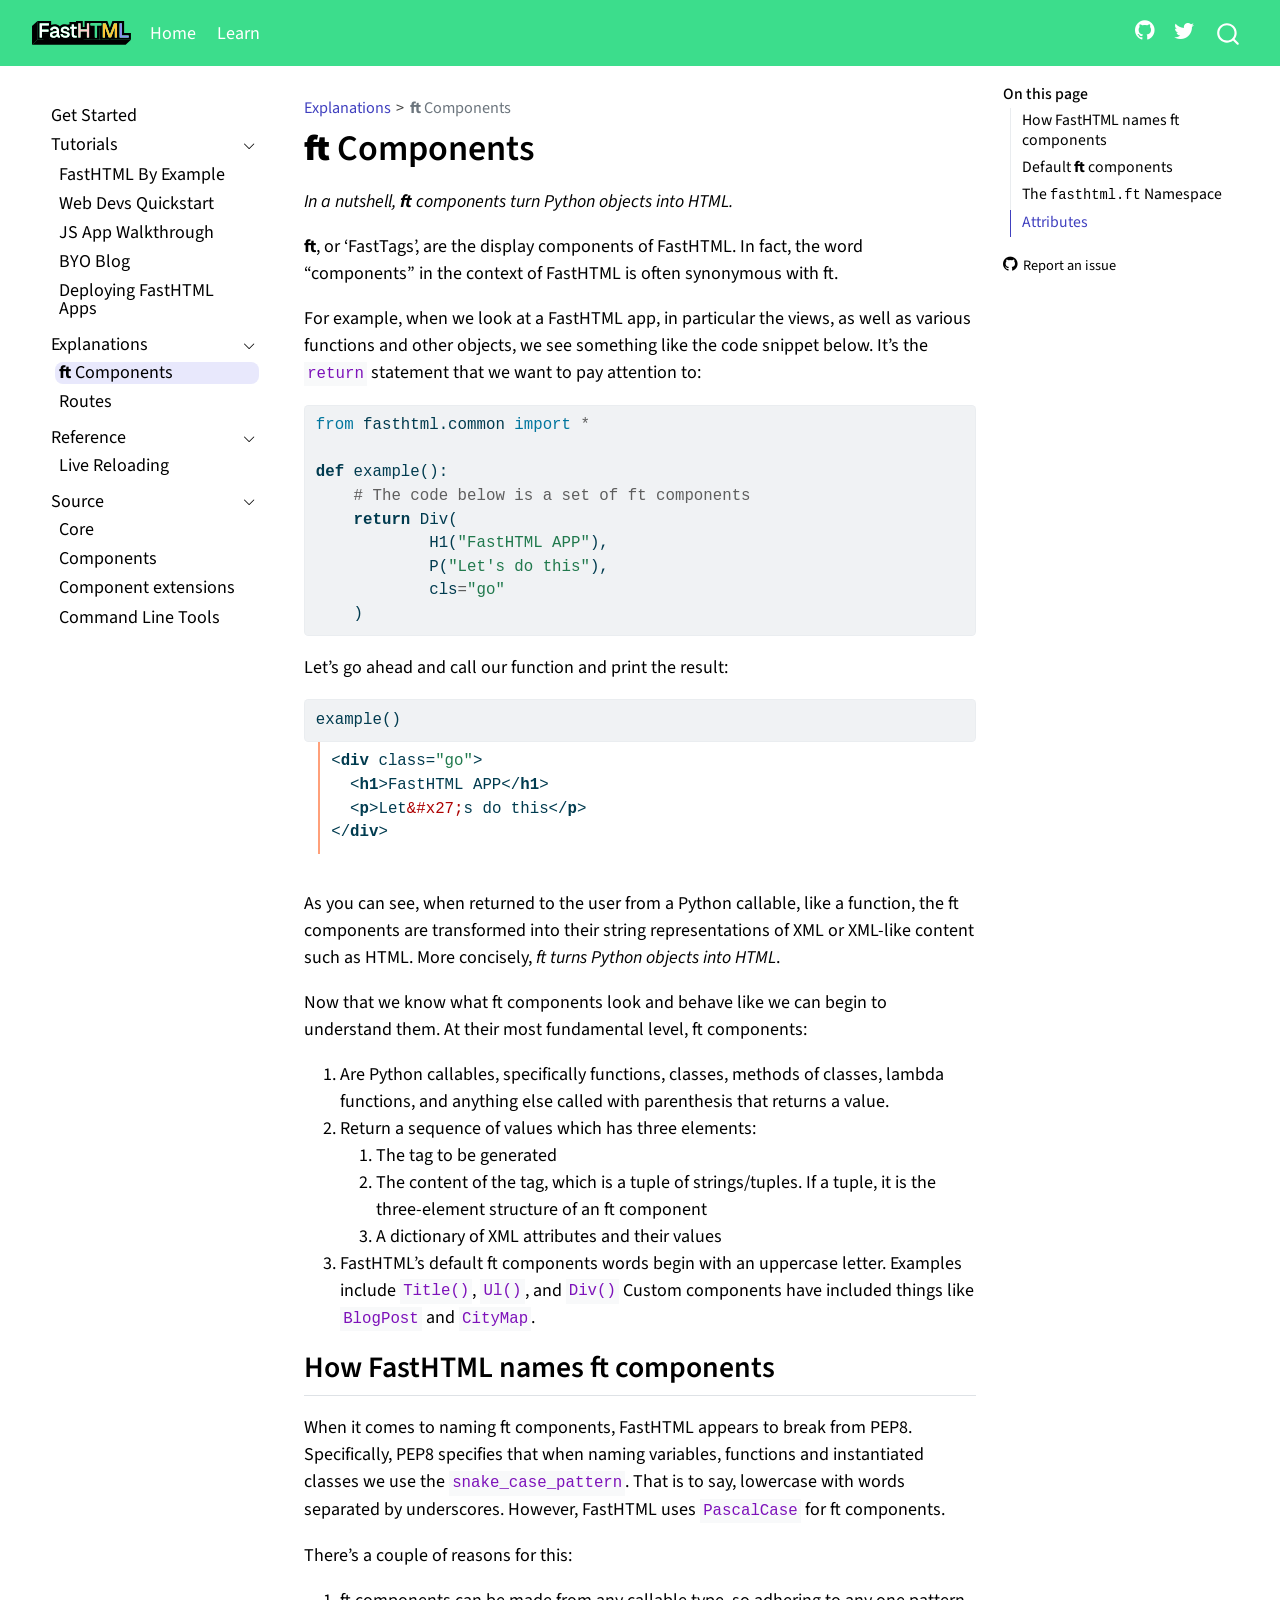
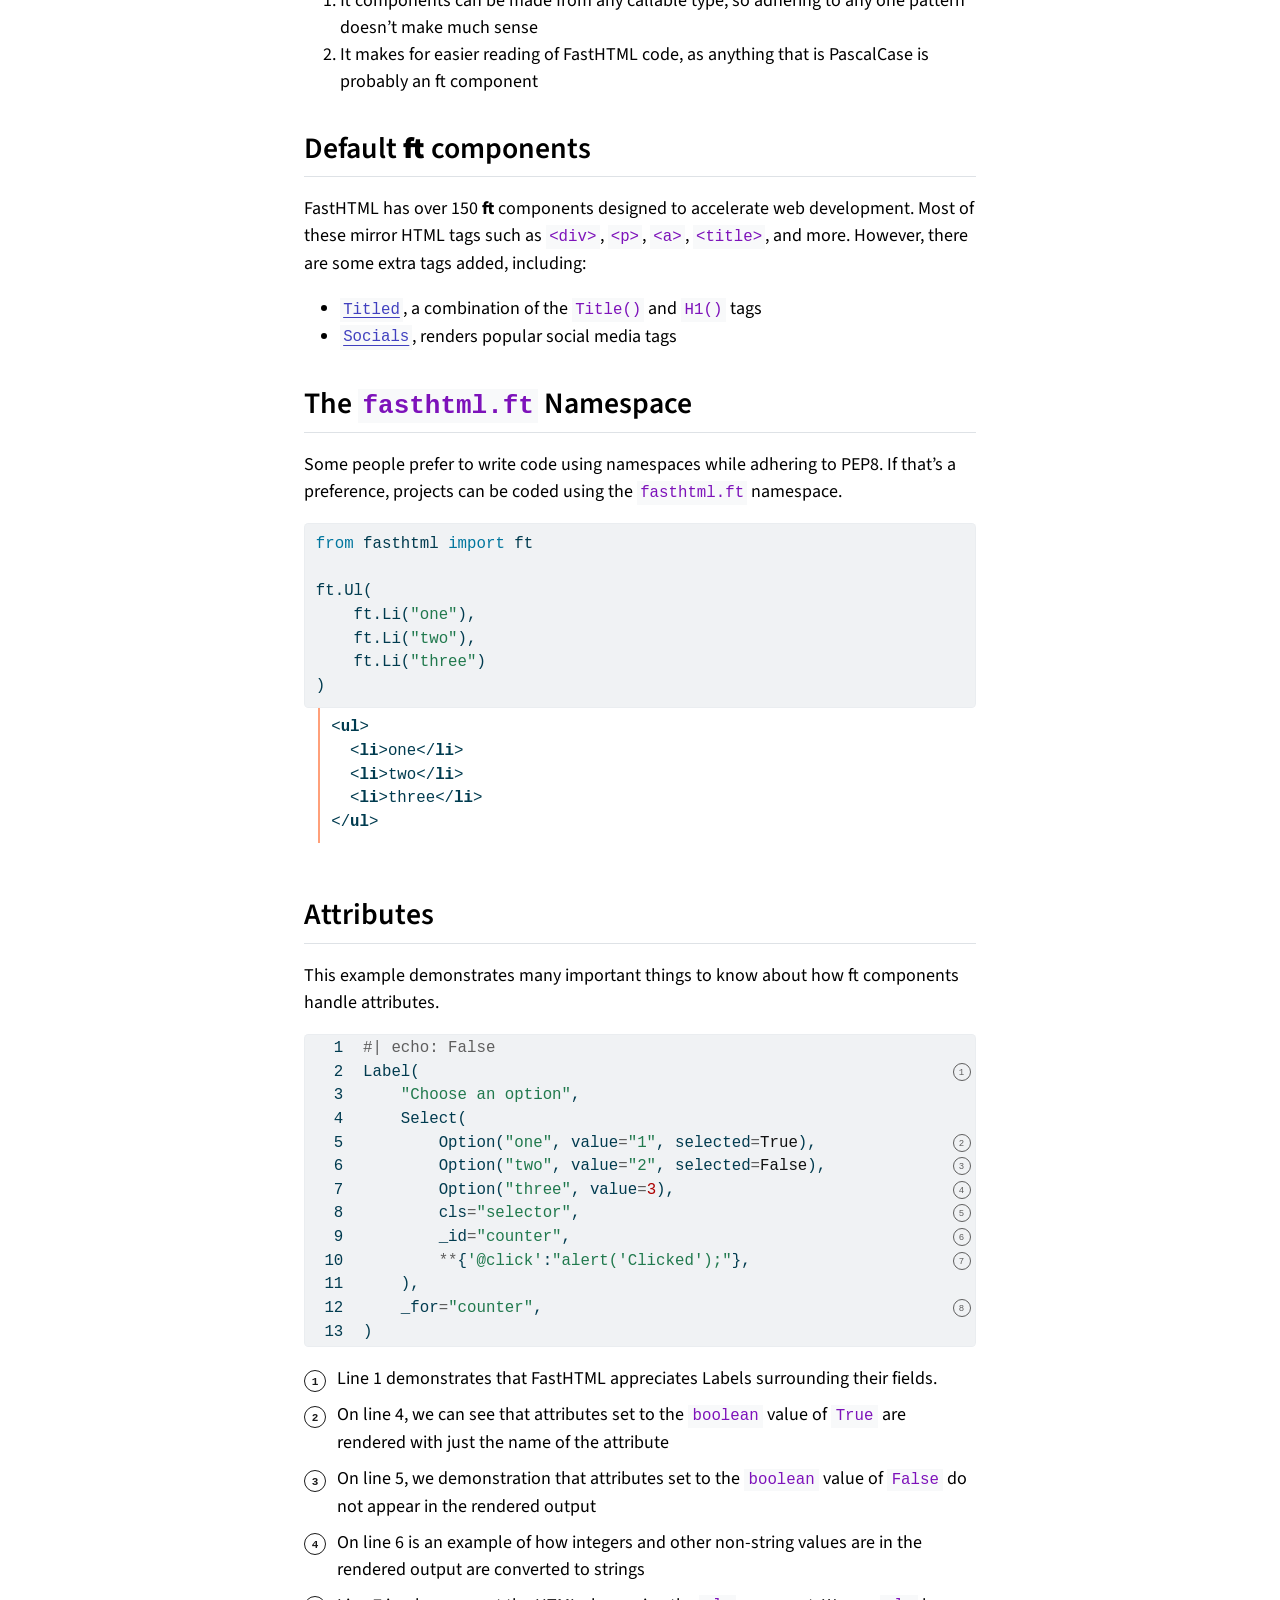
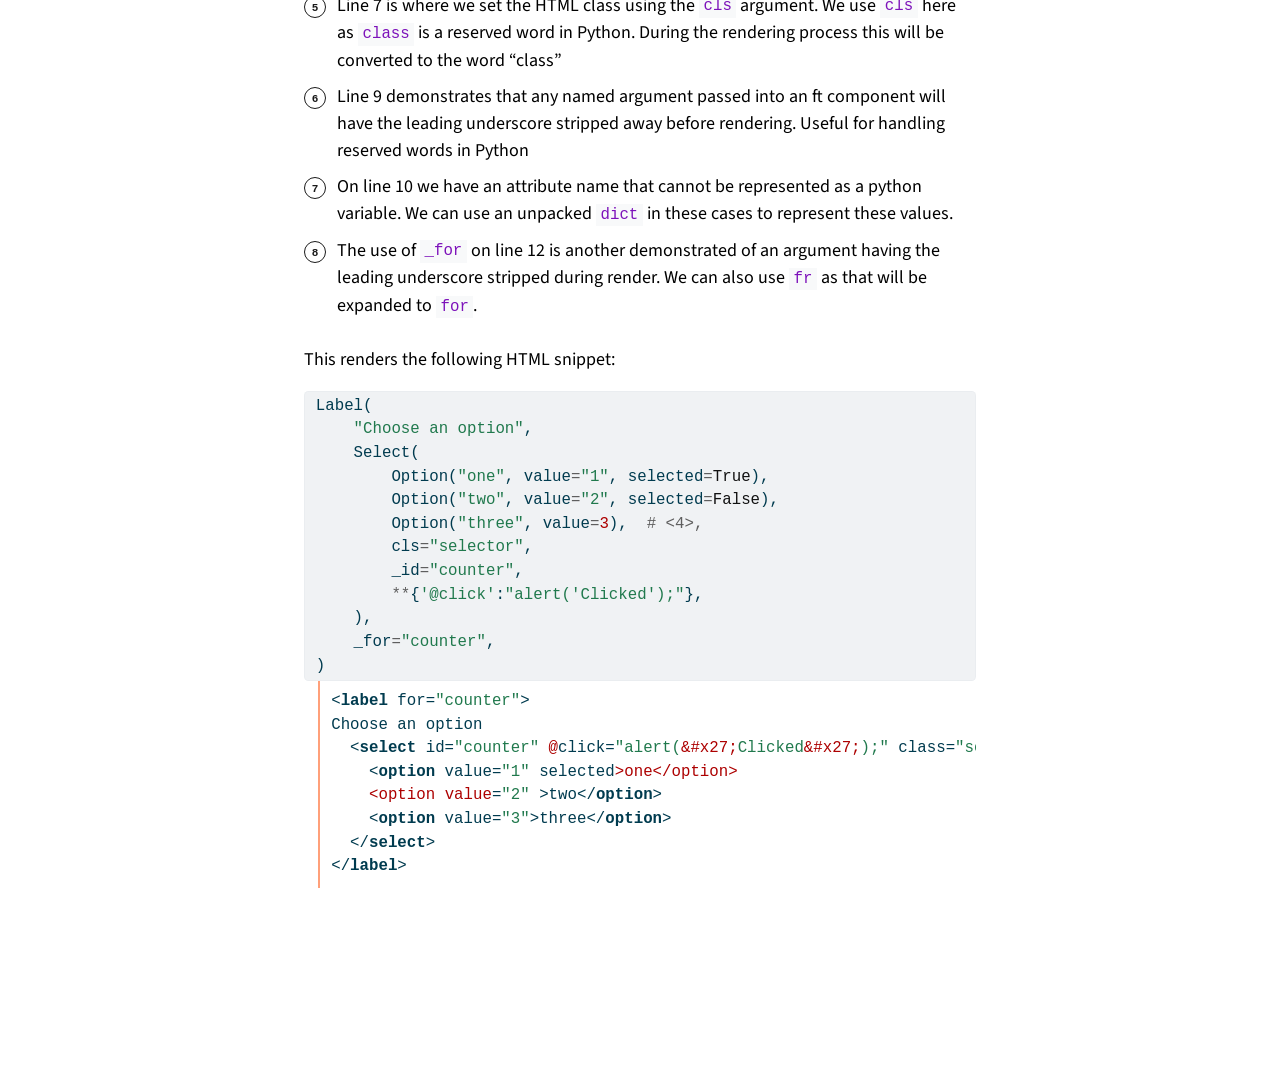
<file: explains/explaining_xt_components.html>
<!DOCTYPE html>
<html xmlns="http://www.w3.org/1999/xhtml" lang="en" xml:lang="en"><head>

<meta charset="utf-8">
<meta name="generator" content="quarto-1.5.55">

<meta name="viewport" content="width=device-width, initial-scale=1.0, user-scalable=yes">


<title>ft Components – fasthtml</title>
<style>
code{white-space: pre-wrap;}
span.smallcaps{font-variant: small-caps;}
div.columns{display: flex; gap: min(4vw, 1.5em);}
div.column{flex: auto; overflow-x: auto;}
div.hanging-indent{margin-left: 1.5em; text-indent: -1.5em;}
ul.task-list{list-style: none;}
ul.task-list li input[type="checkbox"] {
  width: 0.8em;
  margin: 0 0.8em 0.2em -1em; /* quarto-specific, see https://github.com/quarto-dev/quarto-cli/issues/4556 */ 
  vertical-align: middle;
}
/* CSS for syntax highlighting */
pre > code.sourceCode { white-space: pre; position: relative; }
pre > code.sourceCode > span { line-height: 1.25; }
pre > code.sourceCode > span:empty { height: 1.2em; }
.sourceCode { overflow: visible; }
code.sourceCode > span { color: inherit; text-decoration: inherit; }
div.sourceCode { margin: 1em 0; }
pre.sourceCode { margin: 0; }
@media screen {
div.sourceCode { overflow: auto; }
}
@media print {
pre > code.sourceCode { white-space: pre-wrap; }
pre > code.sourceCode > span { display: inline-block; text-indent: -5em; padding-left: 5em; }
}
pre.numberSource code
  { counter-reset: source-line 0; }
pre.numberSource code > span
  { position: relative; left: -4em; counter-increment: source-line; }
pre.numberSource code > span > a:first-child::before
  { content: counter(source-line);
    position: relative; left: -1em; text-align: right; vertical-align: baseline;
    border: none; display: inline-block;
    -webkit-touch-callout: none; -webkit-user-select: none;
    -khtml-user-select: none; -moz-user-select: none;
    -ms-user-select: none; user-select: none;
    padding: 0 4px; width: 4em;
  }
pre.numberSource { margin-left: 3em;  padding-left: 4px; }
div.sourceCode
  {   }
@media screen {
pre > code.sourceCode > span > a:first-child::before { text-decoration: underline; }
}
</style>


<script src="../site_libs/quarto-nav/quarto-nav.js"></script>
<script src="../site_libs/quarto-nav/headroom.min.js"></script>
<script src="../site_libs/clipboard/clipboard.min.js"></script>
<script src="../site_libs/quarto-search/autocomplete.umd.js"></script>
<script src="../site_libs/quarto-search/fuse.min.js"></script>
<script src="../site_libs/quarto-search/quarto-search.js"></script>
<meta name="quarto:offset" content="../">
<script src="../site_libs/quarto-html/quarto.js"></script>
<script src="../site_libs/quarto-html/popper.min.js"></script>
<script src="../site_libs/quarto-html/tippy.umd.min.js"></script>
<script src="../site_libs/quarto-html/anchor.min.js"></script>
<link href="../site_libs/quarto-html/tippy.css" rel="stylesheet">
<link href="../site_libs/quarto-html/quarto-syntax-highlighting.css" rel="stylesheet" id="quarto-text-highlighting-styles">
<script src="../site_libs/bootstrap/bootstrap.min.js"></script>
<link href="../site_libs/bootstrap/bootstrap-icons.css" rel="stylesheet">
<link href="../site_libs/bootstrap/bootstrap.min.css" rel="stylesheet" id="quarto-bootstrap" data-mode="light">
<script id="quarto-search-options" type="application/json">{
  "location": "navbar",
  "copy-button": false,
  "collapse-after": 3,
  "panel-placement": "end",
  "type": "overlay",
  "limit": 50,
  "keyboard-shortcut": [
    "f",
    "/",
    "s"
  ],
  "show-item-context": false,
  "language": {
    "search-no-results-text": "No results",
    "search-matching-documents-text": "matching documents",
    "search-copy-link-title": "Copy link to search",
    "search-hide-matches-text": "Hide additional matches",
    "search-more-match-text": "more match in this document",
    "search-more-matches-text": "more matches in this document",
    "search-clear-button-title": "Clear",
    "search-text-placeholder": "",
    "search-detached-cancel-button-title": "Cancel",
    "search-submit-button-title": "Submit",
    "search-label": "Search"
  }
}</script>


<link rel="stylesheet" href="../styles.css">
<meta property="og:title" content="ft Components – fasthtml">
<meta property="og:description" content="The fastest way to create an HTML app">
<meta property="og:site_name" content="fasthtml">
<meta name="twitter:title" content="ft Components – fasthtml">
<meta name="twitter:description" content="The fastest way to create an HTML app">
<meta name="twitter:card" content="summary">
</head>

<body class="nav-sidebar floating nav-fixed">

<div id="quarto-search-results"></div>
  <header id="quarto-header" class="headroom fixed-top">
    <nav class="navbar navbar-expand-lg " data-bs-theme="dark">
      <div class="navbar-container container-fluid">
      <div class="navbar-brand-container mx-auto">
    <a href="../index.html" class="navbar-brand navbar-brand-logo">
    <img src="../logo.svg" alt="" class="navbar-logo">
    </a>
  </div>
            <div id="quarto-search" class="" title="Search"></div>
          <button class="navbar-toggler" type="button" data-bs-toggle="collapse" data-bs-target="#navbarCollapse" aria-controls="navbarCollapse" role="menu" aria-expanded="false" aria-label="Toggle navigation" onclick="if (window.quartoToggleHeadroom) { window.quartoToggleHeadroom(); }">
  <span class="navbar-toggler-icon"></span>
</button>
          <div class="collapse navbar-collapse" id="navbarCollapse">
            <ul class="navbar-nav navbar-nav-scroll me-auto">
  <li class="nav-item">
    <a class="nav-link" href="https://fastht.ml"> 
<span class="menu-text">Home</span></a>
  </li>  
  <li class="nav-item">
    <a class="nav-link" href="https://about.fastht.ml"> 
<span class="menu-text">Learn</span></a>
  </li>  
</ul>
            <ul class="navbar-nav navbar-nav-scroll ms-auto">
  <li class="nav-item compact">
    <a class="nav-link" href="https://github.com/answerdotai/fasthtml"> <i class="bi bi-github" role="img">
</i> 
<span class="menu-text"></span></a>
  </li>  
  <li class="nav-item compact">
    <a class="nav-link" href="https://x.com/answerdotai"> <i class="bi bi-twitter" role="img" aria-label="Fast.ai Twitter">
</i> 
<span class="menu-text"></span></a>
  </li>  
</ul>
          </div> <!-- /navcollapse -->
            <div class="quarto-navbar-tools">
</div>
      </div> <!-- /container-fluid -->
    </nav>
  <nav class="quarto-secondary-nav">
    <div class="container-fluid d-flex">
      <button type="button" class="quarto-btn-toggle btn" data-bs-toggle="collapse" role="button" data-bs-target=".quarto-sidebar-collapse-item" aria-controls="quarto-sidebar" aria-expanded="false" aria-label="Toggle sidebar navigation" onclick="if (window.quartoToggleHeadroom) { window.quartoToggleHeadroom(); }">
        <i class="bi bi-layout-text-sidebar-reverse"></i>
      </button>
        <nav class="quarto-page-breadcrumbs" aria-label="breadcrumb"><ol class="breadcrumb"><li class="breadcrumb-item"><a href="../explains/explaining_xt_components.html">Explanations</a></li><li class="breadcrumb-item"><a href="../explains/explaining_xt_components.html"><strong>ft</strong> Components</a></li></ol></nav>
        <a class="flex-grow-1" role="navigation" data-bs-toggle="collapse" data-bs-target=".quarto-sidebar-collapse-item" aria-controls="quarto-sidebar" aria-expanded="false" aria-label="Toggle sidebar navigation" onclick="if (window.quartoToggleHeadroom) { window.quartoToggleHeadroom(); }">      
        </a>
    </div>
  </nav>
</header>
<!-- content -->
<div id="quarto-content" class="quarto-container page-columns page-rows-contents page-layout-article page-navbar">
<!-- sidebar -->
  <nav id="quarto-sidebar" class="sidebar collapse collapse-horizontal quarto-sidebar-collapse-item sidebar-navigation floating overflow-auto">
    <div class="sidebar-menu-container"> 
    <ul class="list-unstyled mt-1">
        <li class="sidebar-item">
  <div class="sidebar-item-container"> 
  <a href="../index.html" class="sidebar-item-text sidebar-link">
 <span class="menu-text">Get Started</span></a>
  </div>
</li>
        <li class="sidebar-item sidebar-item-section">
      <div class="sidebar-item-container"> 
            <a href="../tutorials/index.html" class="sidebar-item-text sidebar-link">
 <span class="menu-text">Tutorials</span></a>
          <a class="sidebar-item-toggle text-start" data-bs-toggle="collapse" data-bs-target="#quarto-sidebar-section-1" role="navigation" aria-expanded="true" aria-label="Toggle section">
            <i class="bi bi-chevron-right ms-2"></i>
          </a> 
      </div>
      <ul id="quarto-sidebar-section-1" class="collapse list-unstyled sidebar-section depth1 show">  
          <li class="sidebar-item">
  <div class="sidebar-item-container"> 
  <a href="../tutorials/by_example.html" class="sidebar-item-text sidebar-link">
 <span class="menu-text">FastHTML By Example</span></a>
  </div>
</li>
          <li class="sidebar-item">
  <div class="sidebar-item-container"> 
  <a href="../tutorials/quickstart_for_web_devs.html" class="sidebar-item-text sidebar-link">
 <span class="menu-text">Web Devs Quickstart</span></a>
  </div>
</li>
          <li class="sidebar-item">
  <div class="sidebar-item-container"> 
  <a href="../tutorials/e2e.html" class="sidebar-item-text sidebar-link">
 <span class="menu-text">JS App Walkthrough</span></a>
  </div>
</li>
          <li class="sidebar-item">
  <div class="sidebar-item-container"> 
  <a href="../tutorials/tutorial_for_web_devs.html" class="sidebar-item-text sidebar-link">
 <span class="menu-text">BYO Blog</span></a>
  </div>
</li>
          <li class="sidebar-item">
  <div class="sidebar-item-container"> 
  <a href="../tutorials/deployment.html" class="sidebar-item-text sidebar-link">
 <span class="menu-text">Deploying FastHTML Apps</span></a>
  </div>
</li>
      </ul>
  </li>
        <li class="sidebar-item sidebar-item-section">
      <div class="sidebar-item-container"> 
            <a class="sidebar-item-text sidebar-link text-start" data-bs-toggle="collapse" data-bs-target="#quarto-sidebar-section-2" role="navigation" aria-expanded="true">
 <span class="menu-text">Explanations</span></a>
          <a class="sidebar-item-toggle text-start" data-bs-toggle="collapse" data-bs-target="#quarto-sidebar-section-2" role="navigation" aria-expanded="true" aria-label="Toggle section">
            <i class="bi bi-chevron-right ms-2"></i>
          </a> 
      </div>
      <ul id="quarto-sidebar-section-2" class="collapse list-unstyled sidebar-section depth1 show">  
          <li class="sidebar-item">
  <div class="sidebar-item-container"> 
  <a href="../explains/explaining_xt_components.html" class="sidebar-item-text sidebar-link active">
 <span class="menu-text"><strong>ft</strong> Components</span></a>
  </div>
</li>
          <li class="sidebar-item">
  <div class="sidebar-item-container"> 
  <a href="../explains/routes.html" class="sidebar-item-text sidebar-link">
 <span class="menu-text">Routes</span></a>
  </div>
</li>
      </ul>
  </li>
        <li class="sidebar-item sidebar-item-section">
      <div class="sidebar-item-container"> 
            <a class="sidebar-item-text sidebar-link text-start" data-bs-toggle="collapse" data-bs-target="#quarto-sidebar-section-3" role="navigation" aria-expanded="true">
 <span class="menu-text">Reference</span></a>
          <a class="sidebar-item-toggle text-start" data-bs-toggle="collapse" data-bs-target="#quarto-sidebar-section-3" role="navigation" aria-expanded="true" aria-label="Toggle section">
            <i class="bi bi-chevron-right ms-2"></i>
          </a> 
      </div>
      <ul id="quarto-sidebar-section-3" class="collapse list-unstyled sidebar-section depth1 show">  
          <li class="sidebar-item">
  <div class="sidebar-item-container"> 
  <a href="../ref/live_reload.html" class="sidebar-item-text sidebar-link">
 <span class="menu-text">Live Reloading</span></a>
  </div>
</li>
      </ul>
  </li>
        <li class="sidebar-item sidebar-item-section">
      <div class="sidebar-item-container"> 
            <a class="sidebar-item-text sidebar-link text-start" data-bs-toggle="collapse" data-bs-target="#quarto-sidebar-section-4" role="navigation" aria-expanded="true">
 <span class="menu-text">Source</span></a>
          <a class="sidebar-item-toggle text-start" data-bs-toggle="collapse" data-bs-target="#quarto-sidebar-section-4" role="navigation" aria-expanded="true" aria-label="Toggle section">
            <i class="bi bi-chevron-right ms-2"></i>
          </a> 
      </div>
      <ul id="quarto-sidebar-section-4" class="collapse list-unstyled sidebar-section depth1 show">  
          <li class="sidebar-item">
  <div class="sidebar-item-container"> 
  <a href="../api/core.html" class="sidebar-item-text sidebar-link">
 <span class="menu-text">Core</span></a>
  </div>
</li>
          <li class="sidebar-item">
  <div class="sidebar-item-container"> 
  <a href="../api/components.html" class="sidebar-item-text sidebar-link">
 <span class="menu-text">Components</span></a>
  </div>
</li>
          <li class="sidebar-item">
  <div class="sidebar-item-container"> 
  <a href="../api/xtend.html" class="sidebar-item-text sidebar-link">
 <span class="menu-text">Component extensions</span></a>
  </div>
</li>
          <li class="sidebar-item">
  <div class="sidebar-item-container"> 
  <a href="../api/cli.html" class="sidebar-item-text sidebar-link">
 <span class="menu-text">Command Line Tools</span></a>
  </div>
</li>
      </ul>
  </li>
    </ul>
    </div>
</nav>
<div id="quarto-sidebar-glass" class="quarto-sidebar-collapse-item" data-bs-toggle="collapse" data-bs-target=".quarto-sidebar-collapse-item"></div>
<!-- margin-sidebar -->
    <div id="quarto-margin-sidebar" class="sidebar margin-sidebar">
        <nav id="TOC" role="doc-toc" class="toc-active">
    <h2 id="toc-title">On this page</h2>
   
  <ul>
  <li><a href="#how-fasthtml-names-ft-components" id="toc-how-fasthtml-names-ft-components" class="nav-link active" data-scroll-target="#how-fasthtml-names-ft-components">How FastHTML names ft components</a></li>
  <li><a href="#default-ft-components" id="toc-default-ft-components" class="nav-link" data-scroll-target="#default-ft-components">Default <strong>ft</strong> components</a></li>
  <li><a href="#the-fasthtml.ft-namespace" id="toc-the-fasthtml.ft-namespace" class="nav-link" data-scroll-target="#the-fasthtml.ft-namespace">The <code>fasthtml.ft</code> Namespace</a></li>
  <li><a href="#attributes" id="toc-attributes" class="nav-link" data-scroll-target="#attributes">Attributes</a></li>
  </ul>
<div class="toc-actions"><ul><li><a href="https://github.com/AnswerDotAI/fasthtml/issues/new" class="toc-action"><i class="bi bi-github"></i>Report an issue</a></li></ul></div></nav>
    </div>
<!-- main -->
<main class="content" id="quarto-document-content">

<header id="title-block-header" class="quarto-title-block default"><nav class="quarto-page-breadcrumbs quarto-title-breadcrumbs d-none d-lg-block" aria-label="breadcrumb"><ol class="breadcrumb"><li class="breadcrumb-item"><a href="../explains/explaining_xt_components.html">Explanations</a></li><li class="breadcrumb-item"><a href="../explains/explaining_xt_components.html"><strong>ft</strong> Components</a></li></ol></nav>
<div class="quarto-title">
<h1 class="title"><strong>ft</strong> Components</h1>
</div>



<div class="quarto-title-meta">

    
  
    
  </div>
  


</header>


<!-- WARNING: THIS FILE WAS AUTOGENERATED! DO NOT EDIT! -->
<p><em>In a nutshell, <strong>ft</strong> components turn Python objects into HTML.</em></p>
<p><strong>ft</strong>, or ‘FastTags’, are the display components of FastHTML. In fact, the word “components” in the context of FastHTML is often synonymous with ft.</p>
<p>For example, when we look at a FastHTML app, in particular the views, as well as various functions and other objects, we see something like the code snippet below. It’s the <code>return</code> statement that we want to pay attention to:</p>
<div id="cell-4" class="cell">
<div class="sourceCode cell-code" id="cb1"><pre class="sourceCode python code-with-copy"><code class="sourceCode python"><span id="cb1-1"><a href="#cb1-1" aria-hidden="true" tabindex="-1"></a><span class="im">from</span> fasthtml.common <span class="im">import</span> <span class="op">*</span></span>
<span id="cb1-2"><a href="#cb1-2" aria-hidden="true" tabindex="-1"></a></span>
<span id="cb1-3"><a href="#cb1-3" aria-hidden="true" tabindex="-1"></a><span class="kw">def</span> example():</span>
<span id="cb1-4"><a href="#cb1-4" aria-hidden="true" tabindex="-1"></a>    <span class="co"># The code below is a set of ft components</span></span>
<span id="cb1-5"><a href="#cb1-5" aria-hidden="true" tabindex="-1"></a>    <span class="cf">return</span> Div(</span>
<span id="cb1-6"><a href="#cb1-6" aria-hidden="true" tabindex="-1"></a>            H1(<span class="st">"FastHTML APP"</span>),</span>
<span id="cb1-7"><a href="#cb1-7" aria-hidden="true" tabindex="-1"></a>            P(<span class="st">"Let's do this"</span>),</span>
<span id="cb1-8"><a href="#cb1-8" aria-hidden="true" tabindex="-1"></a>            cls<span class="op">=</span><span class="st">"go"</span></span>
<span id="cb1-9"><a href="#cb1-9" aria-hidden="true" tabindex="-1"></a>    )</span></code><button title="Copy to Clipboard" class="code-copy-button"><i class="bi"></i></button></pre></div>
</div>
<p>Let’s go ahead and call our function and print the result:</p>
<div id="cell-6" class="cell">
<div class="sourceCode cell-code" id="cb2"><pre class="sourceCode python code-with-copy"><code class="sourceCode python"><span id="cb2-1"><a href="#cb2-1" aria-hidden="true" tabindex="-1"></a>example()</span></code><button title="Copy to Clipboard" class="code-copy-button"><i class="bi"></i></button></pre></div>
<div class="cell-output cell-output-display cell-output-markdown">
<div class="sourceCode" id="cb3"><pre class="sourceCode xml code-with-copy"><code class="sourceCode xml"><span id="cb3-1"><a href="#cb3-1" aria-hidden="true" tabindex="-1"></a>&lt;<span class="kw">div</span><span class="ot"> class=</span><span class="st">"go"</span>&gt;</span>
<span id="cb3-2"><a href="#cb3-2" aria-hidden="true" tabindex="-1"></a>  &lt;<span class="kw">h1</span>&gt;FastHTML APP&lt;/<span class="kw">h1</span>&gt;</span>
<span id="cb3-3"><a href="#cb3-3" aria-hidden="true" tabindex="-1"></a>  &lt;<span class="kw">p</span>&gt;Let<span class="dv">&amp;#x27;</span>s do this&lt;/<span class="kw">p</span>&gt;</span>
<span id="cb3-4"><a href="#cb3-4" aria-hidden="true" tabindex="-1"></a>&lt;/<span class="kw">div</span>&gt;</span></code><button title="Copy to Clipboard" class="code-copy-button"><i class="bi"></i></button></pre></div>
</div>
</div>
<p>As you can see, when returned to the user from a Python callable, like a function, the ft components are transformed into their string representations of XML or XML-like content such as HTML. More concisely, <em>ft turns Python objects into HTML</em>.</p>
<p>Now that we know what ft components look and behave like we can begin to understand them. At their most fundamental level, ft components:</p>
<ol type="1">
<li>Are Python callables, specifically functions, classes, methods of classes, lambda functions, and anything else called with parenthesis that returns a value.</li>
<li>Return a sequence of values which has three elements:
<ol type="1">
<li>The tag to be generated</li>
<li>The content of the tag, which is a tuple of strings/tuples. If a tuple, it is the three-element structure of an ft component</li>
<li>A dictionary of XML attributes and their values</li>
</ol></li>
<li>FastHTML’s default ft components words begin with an uppercase letter. Examples include <code>Title()</code>, <code>Ul()</code>, and <code>Div()</code> Custom components have included things like <code>BlogPost</code> and <code>CityMap</code>.</li>
</ol>
<section id="how-fasthtml-names-ft-components" class="level2">
<h2 class="anchored" data-anchor-id="how-fasthtml-names-ft-components">How FastHTML names ft components</h2>
<p>When it comes to naming ft components, FastHTML appears to break from PEP8. Specifically, PEP8 specifies that when naming variables, functions and instantiated classes we use the <code>snake_case_pattern</code>. That is to say, lowercase with words separated by underscores. However, FastHTML uses <code>PascalCase</code> for ft components.</p>
<p>There’s a couple of reasons for this:</p>
<ol type="1">
<li>ft components can be made from any callable type, so adhering to any one pattern doesn’t make much sense</li>
<li>It makes for easier reading of FastHTML code, as anything that is PascalCase is probably an ft component</li>
</ol>
</section>
<section id="default-ft-components" class="level2">
<h2 class="anchored" data-anchor-id="default-ft-components">Default <strong>ft</strong> components</h2>
<p>FastHTML has over 150 <strong>ft</strong> components designed to accelerate web development. Most of these mirror HTML tags such as <code>&lt;div&gt;</code>, <code>&lt;p&gt;</code>, <code>&lt;a&gt;</code>, <code>&lt;title&gt;</code>, and more. However, there are some extra tags added, including:</p>
<ul>
<li><a href="https://AnswerDotAI.github.io/fasthtml/api/xtend.html#titled"><code>Titled</code></a>, a combination of the <code>Title()</code> and <code>H1()</code> tags</li>
<li><a href="https://AnswerDotAI.github.io/fasthtml/api/xtend.html#socials"><code>Socials</code></a>, renders popular social media tags</li>
</ul>
</section>
<section id="the-fasthtml.ft-namespace" class="level2">
<h2 class="anchored" data-anchor-id="the-fasthtml.ft-namespace">The <code>fasthtml.ft</code> Namespace</h2>
<p>Some people prefer to write code using namespaces while adhering to PEP8. If that’s a preference, projects can be coded using the <code>fasthtml.ft</code> namespace.</p>
<div id="cell-14" class="cell">
<div class="sourceCode cell-code" id="cb4"><pre class="sourceCode python code-with-copy"><code class="sourceCode python"><span id="cb4-1"><a href="#cb4-1" aria-hidden="true" tabindex="-1"></a><span class="im">from</span> fasthtml <span class="im">import</span> ft</span>
<span id="cb4-2"><a href="#cb4-2" aria-hidden="true" tabindex="-1"></a></span>
<span id="cb4-3"><a href="#cb4-3" aria-hidden="true" tabindex="-1"></a>ft.Ul(</span>
<span id="cb4-4"><a href="#cb4-4" aria-hidden="true" tabindex="-1"></a>    ft.Li(<span class="st">"one"</span>),</span>
<span id="cb4-5"><a href="#cb4-5" aria-hidden="true" tabindex="-1"></a>    ft.Li(<span class="st">"two"</span>),</span>
<span id="cb4-6"><a href="#cb4-6" aria-hidden="true" tabindex="-1"></a>    ft.Li(<span class="st">"three"</span>)</span>
<span id="cb4-7"><a href="#cb4-7" aria-hidden="true" tabindex="-1"></a>)</span></code><button title="Copy to Clipboard" class="code-copy-button"><i class="bi"></i></button></pre></div>
<div class="cell-output cell-output-display cell-output-markdown">
<div class="sourceCode" id="cb5"><pre class="sourceCode xml code-with-copy"><code class="sourceCode xml"><span id="cb5-1"><a href="#cb5-1" aria-hidden="true" tabindex="-1"></a>&lt;<span class="kw">ul</span>&gt;</span>
<span id="cb5-2"><a href="#cb5-2" aria-hidden="true" tabindex="-1"></a>  &lt;<span class="kw">li</span>&gt;one&lt;/<span class="kw">li</span>&gt;</span>
<span id="cb5-3"><a href="#cb5-3" aria-hidden="true" tabindex="-1"></a>  &lt;<span class="kw">li</span>&gt;two&lt;/<span class="kw">li</span>&gt;</span>
<span id="cb5-4"><a href="#cb5-4" aria-hidden="true" tabindex="-1"></a>  &lt;<span class="kw">li</span>&gt;three&lt;/<span class="kw">li</span>&gt;</span>
<span id="cb5-5"><a href="#cb5-5" aria-hidden="true" tabindex="-1"></a>&lt;/<span class="kw">ul</span>&gt;</span></code><button title="Copy to Clipboard" class="code-copy-button"><i class="bi"></i></button></pre></div>
</div>
</div>
</section>
<section id="attributes" class="level2">
<h2 class="anchored" data-anchor-id="attributes">Attributes</h2>
<p>This example demonstrates many important things to know about how ft components handle attributes.</p>
<div class="sourceCode" id="annotated-cell-4"><pre class="sourceCode numberSource python code-annotation-code number-lines code-with-copy code-annotated"><code class="sourceCode python"><span id="annotated-cell-4-1"><a href="#annotated-cell-4-1"></a><span class="co">#| echo: False</span></span>
<a class="code-annotation-anchor" data-target-cell="annotated-cell-4" data-target-annotation="1" onclick="event.preventDefault();">1</a><span id="annotated-cell-4-2" class="code-annotation-target"><a href="#annotated-cell-4-2"></a>Label(</span>
<span id="annotated-cell-4-3"><a href="#annotated-cell-4-3"></a>    <span class="st">"Choose an option"</span>, </span>
<span id="annotated-cell-4-4"><a href="#annotated-cell-4-4"></a>    Select(</span>
<a class="code-annotation-anchor" data-target-cell="annotated-cell-4" data-target-annotation="2" onclick="event.preventDefault();">2</a><span id="annotated-cell-4-5" class="code-annotation-target"><a href="#annotated-cell-4-5"></a>        Option(<span class="st">"one"</span>, value<span class="op">=</span><span class="st">"1"</span>, selected<span class="op">=</span><span class="va">True</span>),</span>
<a class="code-annotation-anchor" data-target-cell="annotated-cell-4" data-target-annotation="3" onclick="event.preventDefault();">3</a><span id="annotated-cell-4-6" class="code-annotation-target"><a href="#annotated-cell-4-6"></a>        Option(<span class="st">"two"</span>, value<span class="op">=</span><span class="st">"2"</span>, selected<span class="op">=</span><span class="va">False</span>),</span>
<a class="code-annotation-anchor" data-target-cell="annotated-cell-4" data-target-annotation="4" onclick="event.preventDefault();">4</a><span id="annotated-cell-4-7" class="code-annotation-target"><a href="#annotated-cell-4-7"></a>        Option(<span class="st">"three"</span>, value<span class="op">=</span><span class="dv">3</span>),</span>
<a class="code-annotation-anchor" data-target-cell="annotated-cell-4" data-target-annotation="5" onclick="event.preventDefault();">5</a><span id="annotated-cell-4-8" class="code-annotation-target"><a href="#annotated-cell-4-8"></a>        cls<span class="op">=</span><span class="st">"selector"</span>,</span>
<a class="code-annotation-anchor" data-target-cell="annotated-cell-4" data-target-annotation="6" onclick="event.preventDefault();">6</a><span id="annotated-cell-4-9" class="code-annotation-target"><a href="#annotated-cell-4-9"></a>        _id<span class="op">=</span><span class="st">"counter"</span>,</span>
<a class="code-annotation-anchor" data-target-cell="annotated-cell-4" data-target-annotation="7" onclick="event.preventDefault();">7</a><span id="annotated-cell-4-10" class="code-annotation-target"><a href="#annotated-cell-4-10"></a>        <span class="op">**</span>{<span class="st">'@click'</span>:<span class="st">"alert('Clicked');"</span>},</span>
<span id="annotated-cell-4-11"><a href="#annotated-cell-4-11"></a>    ),</span>
<a class="code-annotation-anchor" data-target-cell="annotated-cell-4" data-target-annotation="8" onclick="event.preventDefault();">8</a><span id="annotated-cell-4-12" class="code-annotation-target"><a href="#annotated-cell-4-12"></a>    _for<span class="op">=</span><span class="st">"counter"</span>,</span>
<span id="annotated-cell-4-13"><a href="#annotated-cell-4-13"></a>)</span><div class="code-annotation-gutter-bg"></div><div class="code-annotation-gutter"></div></code><button title="Copy to Clipboard" class="code-copy-button"><i class="bi"></i></button></pre></div>
<dl class="code-annotation-container-grid">
<dt data-target-cell="annotated-cell-4" data-target-annotation="1">1</dt>
<dd>
<span data-code-cell="annotated-cell-4" data-code-lines="2" data-code-annotation="1">Line 1 demonstrates that FastHTML appreciates Labels surrounding their fields.</span>
</dd>
<dt data-target-cell="annotated-cell-4" data-target-annotation="2">2</dt>
<dd>
<span data-code-cell="annotated-cell-4" data-code-lines="5" data-code-annotation="2">On line 4, we can see that attributes set to the <code>boolean</code> value of <code>True</code> are rendered with just the name of the attribute</span>
</dd>
<dt data-target-cell="annotated-cell-4" data-target-annotation="3">3</dt>
<dd>
<span data-code-cell="annotated-cell-4" data-code-lines="6" data-code-annotation="3">On line 5, we demonstration that attributes set to the <code>boolean</code> value of <code>False</code> do not appear in the rendered output</span>
</dd>
<dt data-target-cell="annotated-cell-4" data-target-annotation="4">4</dt>
<dd>
<span data-code-cell="annotated-cell-4" data-code-lines="7" data-code-annotation="4">On line 6 is an example of how integers and other non-string values are in the rendered output are converted to strings</span>
</dd>
<dt data-target-cell="annotated-cell-4" data-target-annotation="5">5</dt>
<dd>
<span data-code-cell="annotated-cell-4" data-code-lines="8" data-code-annotation="5">Line 7 is where we set the HTML class using the <code>cls</code> argument. We use <code>cls</code> here as <code>class</code> is a reserved word in Python. During the rendering process this will be converted to the word “class”</span>
</dd>
<dt data-target-cell="annotated-cell-4" data-target-annotation="6">6</dt>
<dd>
<span data-code-cell="annotated-cell-4" data-code-lines="9" data-code-annotation="6">Line 9 demonstrates that any named argument passed into an ft component will have the leading underscore stripped away before rendering. Useful for handling reserved words in Python</span>
</dd>
<dt data-target-cell="annotated-cell-4" data-target-annotation="7">7</dt>
<dd>
<span data-code-cell="annotated-cell-4" data-code-lines="10" data-code-annotation="7">On line 10 we have an attribute name that cannot be represented as a python variable. We can use an unpacked <code>dict</code> in these cases to represent these values.</span>
</dd>
<dt data-target-cell="annotated-cell-4" data-target-annotation="8">8</dt>
<dd>
<span data-code-cell="annotated-cell-4" data-code-lines="12" data-code-annotation="8">The use of <code>_for</code> on line 12 is another demonstrated of an argument having the leading underscore stripped during render. We can also use <code>fr</code> as that will be expanded to <code>for</code>.</span>
</dd>
</dl>
<p>This renders the following HTML snippet:</p>
<div id="cell-17" class="cell">
<div class="sourceCode cell-code" id="annotated-cell-5"><pre class="sourceCode python code-annotation-code code-with-copy"><code class="sourceCode python"><span id="annotated-cell-5-1"><a href="#annotated-cell-5-1" aria-hidden="true" tabindex="-1"></a>Label(</span>
<span id="annotated-cell-5-2"><a href="#annotated-cell-5-2" aria-hidden="true" tabindex="-1"></a>    <span class="st">"Choose an option"</span>, </span>
<span id="annotated-cell-5-3"><a href="#annotated-cell-5-3" aria-hidden="true" tabindex="-1"></a>    Select(</span>
<span id="annotated-cell-5-4"><a href="#annotated-cell-5-4" aria-hidden="true" tabindex="-1"></a>        Option(<span class="st">"one"</span>, value<span class="op">=</span><span class="st">"1"</span>, selected<span class="op">=</span><span class="va">True</span>),</span>
<span id="annotated-cell-5-5"><a href="#annotated-cell-5-5" aria-hidden="true" tabindex="-1"></a>        Option(<span class="st">"two"</span>, value<span class="op">=</span><span class="st">"2"</span>, selected<span class="op">=</span><span class="va">False</span>),</span>
<span id="annotated-cell-5-6"><a href="#annotated-cell-5-6" aria-hidden="true" tabindex="-1"></a>        Option(<span class="st">"three"</span>, value<span class="op">=</span><span class="dv">3</span>),  <span class="co"># &lt;4&gt;,</span></span>
<span id="annotated-cell-5-7"><a href="#annotated-cell-5-7" aria-hidden="true" tabindex="-1"></a>        cls<span class="op">=</span><span class="st">"selector"</span>,</span>
<span id="annotated-cell-5-8"><a href="#annotated-cell-5-8" aria-hidden="true" tabindex="-1"></a>        _id<span class="op">=</span><span class="st">"counter"</span>,</span>
<span id="annotated-cell-5-9"><a href="#annotated-cell-5-9" aria-hidden="true" tabindex="-1"></a>        <span class="op">**</span>{<span class="st">'@click'</span>:<span class="st">"alert('Clicked');"</span>},</span>
<span id="annotated-cell-5-10"><a href="#annotated-cell-5-10" aria-hidden="true" tabindex="-1"></a>    ),</span>
<span id="annotated-cell-5-11"><a href="#annotated-cell-5-11" aria-hidden="true" tabindex="-1"></a>    _for<span class="op">=</span><span class="st">"counter"</span>,</span>
<span id="annotated-cell-5-12"><a href="#annotated-cell-5-12" aria-hidden="true" tabindex="-1"></a>)</span></code><button title="Copy to Clipboard" class="code-copy-button"><i class="bi"></i></button></pre></div>
<div class="cell-output cell-output-display cell-output-markdown">
<div class="sourceCode" id="cb6"><pre class="sourceCode xml code-with-copy"><code class="sourceCode xml"><span id="cb6-1"><a href="#cb6-1" aria-hidden="true" tabindex="-1"></a>&lt;<span class="kw">label</span><span class="ot"> for=</span><span class="st">"counter"</span>&gt;</span>
<span id="cb6-2"><a href="#cb6-2" aria-hidden="true" tabindex="-1"></a>Choose an option</span>
<span id="cb6-3"><a href="#cb6-3" aria-hidden="true" tabindex="-1"></a>  &lt;<span class="kw">select</span><span class="ot"> id=</span><span class="st">"counter"</span> <span class="er">@</span><span class="ot">click=</span><span class="st">"alert(</span><span class="dv">&amp;#x27;</span><span class="st">Clicked</span><span class="dv">&amp;#x27;</span><span class="st">);"</span><span class="ot"> class=</span><span class="st">"selector"</span><span class="ot"> name=</span><span class="st">"counter"</span>&gt;</span>
<span id="cb6-4"><a href="#cb6-4" aria-hidden="true" tabindex="-1"></a>    &lt;<span class="kw">option</span><span class="ot"> value=</span><span class="st">"1"</span><span class="ot"> selected</span><span class="er">&gt;one&lt;/option&gt;</span></span>
<span id="cb6-5"><a href="#cb6-5" aria-hidden="true" tabindex="-1"></a>    <span class="er">&lt;option</span> <span class="er">value</span><span class="ot">=</span><span class="st">"2"</span> &gt;two&lt;/<span class="kw">option</span>&gt;</span>
<span id="cb6-6"><a href="#cb6-6" aria-hidden="true" tabindex="-1"></a>    &lt;<span class="kw">option</span><span class="ot"> value=</span><span class="st">"3"</span>&gt;three&lt;/<span class="kw">option</span>&gt;</span>
<span id="cb6-7"><a href="#cb6-7" aria-hidden="true" tabindex="-1"></a>  &lt;/<span class="kw">select</span>&gt;</span>
<span id="cb6-8"><a href="#cb6-8" aria-hidden="true" tabindex="-1"></a>&lt;/<span class="kw">label</span>&gt;</span></code><button title="Copy to Clipboard" class="code-copy-button"><i class="bi"></i></button></pre></div>
</div>
</div>


</section>

</main> <!-- /main -->
<script id="quarto-html-after-body" type="application/javascript">
window.document.addEventListener("DOMContentLoaded", function (event) {
  const toggleBodyColorMode = (bsSheetEl) => {
    const mode = bsSheetEl.getAttribute("data-mode");
    const bodyEl = window.document.querySelector("body");
    if (mode === "dark") {
      bodyEl.classList.add("quarto-dark");
      bodyEl.classList.remove("quarto-light");
    } else {
      bodyEl.classList.add("quarto-light");
      bodyEl.classList.remove("quarto-dark");
    }
  }
  const toggleBodyColorPrimary = () => {
    const bsSheetEl = window.document.querySelector("link#quarto-bootstrap");
    if (bsSheetEl) {
      toggleBodyColorMode(bsSheetEl);
    }
  }
  toggleBodyColorPrimary();  
  const icon = "";
  const anchorJS = new window.AnchorJS();
  anchorJS.options = {
    placement: 'right',
    icon: icon
  };
  anchorJS.add('.anchored');
  const isCodeAnnotation = (el) => {
    for (const clz of el.classList) {
      if (clz.startsWith('code-annotation-')) {                     
        return true;
      }
    }
    return false;
  }
  const onCopySuccess = function(e) {
    // button target
    const button = e.trigger;
    // don't keep focus
    button.blur();
    // flash "checked"
    button.classList.add('code-copy-button-checked');
    var currentTitle = button.getAttribute("title");
    button.setAttribute("title", "Copied!");
    let tooltip;
    if (window.bootstrap) {
      button.setAttribute("data-bs-toggle", "tooltip");
      button.setAttribute("data-bs-placement", "left");
      button.setAttribute("data-bs-title", "Copied!");
      tooltip = new bootstrap.Tooltip(button, 
        { trigger: "manual", 
          customClass: "code-copy-button-tooltip",
          offset: [0, -8]});
      tooltip.show();    
    }
    setTimeout(function() {
      if (tooltip) {
        tooltip.hide();
        button.removeAttribute("data-bs-title");
        button.removeAttribute("data-bs-toggle");
        button.removeAttribute("data-bs-placement");
      }
      button.setAttribute("title", currentTitle);
      button.classList.remove('code-copy-button-checked');
    }, 1000);
    // clear code selection
    e.clearSelection();
  }
  const getTextToCopy = function(trigger) {
      const codeEl = trigger.previousElementSibling.cloneNode(true);
      for (const childEl of codeEl.children) {
        if (isCodeAnnotation(childEl)) {
          childEl.remove();
        }
      }
      return codeEl.innerText;
  }
  const clipboard = new window.ClipboardJS('.code-copy-button:not([data-in-quarto-modal])', {
    text: getTextToCopy
  });
  clipboard.on('success', onCopySuccess);
  if (window.document.getElementById('quarto-embedded-source-code-modal')) {
    // For code content inside modals, clipBoardJS needs to be initialized with a container option
    // TODO: Check when it could be a function (https://github.com/zenorocha/clipboard.js/issues/860)
    const clipboardModal = new window.ClipboardJS('.code-copy-button[data-in-quarto-modal]', {
      text: getTextToCopy,
      container: window.document.getElementById('quarto-embedded-source-code-modal')
    });
    clipboardModal.on('success', onCopySuccess);
  }
    var localhostRegex = new RegExp(/^(?:http|https):\/\/localhost\:?[0-9]*\//);
    var mailtoRegex = new RegExp(/^mailto:/);
      var filterRegex = new RegExp("https:\/\/AnswerDotAI\.github\.io\/fasthtml");
    var isInternal = (href) => {
        return filterRegex.test(href) || localhostRegex.test(href) || mailtoRegex.test(href);
    }
    // Inspect non-navigation links and adorn them if external
 	var links = window.document.querySelectorAll('a[href]:not(.nav-link):not(.navbar-brand):not(.toc-action):not(.sidebar-link):not(.sidebar-item-toggle):not(.pagination-link):not(.no-external):not([aria-hidden]):not(.dropdown-item):not(.quarto-navigation-tool):not(.about-link)');
    for (var i=0; i<links.length; i++) {
      const link = links[i];
      if (!isInternal(link.href)) {
        // undo the damage that might have been done by quarto-nav.js in the case of
        // links that we want to consider external
        if (link.dataset.originalHref !== undefined) {
          link.href = link.dataset.originalHref;
        }
      }
    }
  function tippyHover(el, contentFn, onTriggerFn, onUntriggerFn) {
    const config = {
      allowHTML: true,
      maxWidth: 500,
      delay: 100,
      arrow: false,
      appendTo: function(el) {
          return el.parentElement;
      },
      interactive: true,
      interactiveBorder: 10,
      theme: 'quarto',
      placement: 'bottom-start',
    };
    if (contentFn) {
      config.content = contentFn;
    }
    if (onTriggerFn) {
      config.onTrigger = onTriggerFn;
    }
    if (onUntriggerFn) {
      config.onUntrigger = onUntriggerFn;
    }
    window.tippy(el, config); 
  }
  const noterefs = window.document.querySelectorAll('a[role="doc-noteref"]');
  for (var i=0; i<noterefs.length; i++) {
    const ref = noterefs[i];
    tippyHover(ref, function() {
      // use id or data attribute instead here
      let href = ref.getAttribute('data-footnote-href') || ref.getAttribute('href');
      try { href = new URL(href).hash; } catch {}
      const id = href.replace(/^#\/?/, "");
      const note = window.document.getElementById(id);
      if (note) {
        return note.innerHTML;
      } else {
        return "";
      }
    });
  }
  const xrefs = window.document.querySelectorAll('a.quarto-xref');
  const processXRef = (id, note) => {
    // Strip column container classes
    const stripColumnClz = (el) => {
      el.classList.remove("page-full", "page-columns");
      if (el.children) {
        for (const child of el.children) {
          stripColumnClz(child);
        }
      }
    }
    stripColumnClz(note)
    if (id === null || id.startsWith('sec-')) {
      // Special case sections, only their first couple elements
      const container = document.createElement("div");
      if (note.children && note.children.length > 2) {
        container.appendChild(note.children[0].cloneNode(true));
        for (let i = 1; i < note.children.length; i++) {
          const child = note.children[i];
          if (child.tagName === "P" && child.innerText === "") {
            continue;
          } else {
            container.appendChild(child.cloneNode(true));
            break;
          }
        }
        if (window.Quarto?.typesetMath) {
          window.Quarto.typesetMath(container);
        }
        return container.innerHTML
      } else {
        if (window.Quarto?.typesetMath) {
          window.Quarto.typesetMath(note);
        }
        return note.innerHTML;
      }
    } else {
      // Remove any anchor links if they are present
      const anchorLink = note.querySelector('a.anchorjs-link');
      if (anchorLink) {
        anchorLink.remove();
      }
      if (window.Quarto?.typesetMath) {
        window.Quarto.typesetMath(note);
      }
      // TODO in 1.5, we should make sure this works without a callout special case
      if (note.classList.contains("callout")) {
        return note.outerHTML;
      } else {
        return note.innerHTML;
      }
    }
  }
  for (var i=0; i<xrefs.length; i++) {
    const xref = xrefs[i];
    tippyHover(xref, undefined, function(instance) {
      instance.disable();
      let url = xref.getAttribute('href');
      let hash = undefined; 
      if (url.startsWith('#')) {
        hash = url;
      } else {
        try { hash = new URL(url).hash; } catch {}
      }
      if (hash) {
        const id = hash.replace(/^#\/?/, "");
        const note = window.document.getElementById(id);
        if (note !== null) {
          try {
            const html = processXRef(id, note.cloneNode(true));
            instance.setContent(html);
          } finally {
            instance.enable();
            instance.show();
          }
        } else {
          // See if we can fetch this
          fetch(url.split('#')[0])
          .then(res => res.text())
          .then(html => {
            const parser = new DOMParser();
            const htmlDoc = parser.parseFromString(html, "text/html");
            const note = htmlDoc.getElementById(id);
            if (note !== null) {
              const html = processXRef(id, note);
              instance.setContent(html);
            } 
          }).finally(() => {
            instance.enable();
            instance.show();
          });
        }
      } else {
        // See if we can fetch a full url (with no hash to target)
        // This is a special case and we should probably do some content thinning / targeting
        fetch(url)
        .then(res => res.text())
        .then(html => {
          const parser = new DOMParser();
          const htmlDoc = parser.parseFromString(html, "text/html");
          const note = htmlDoc.querySelector('main.content');
          if (note !== null) {
            // This should only happen for chapter cross references
            // (since there is no id in the URL)
            // remove the first header
            if (note.children.length > 0 && note.children[0].tagName === "HEADER") {
              note.children[0].remove();
            }
            const html = processXRef(null, note);
            instance.setContent(html);
          } 
        }).finally(() => {
          instance.enable();
          instance.show();
        });
      }
    }, function(instance) {
    });
  }
      let selectedAnnoteEl;
      const selectorForAnnotation = ( cell, annotation) => {
        let cellAttr = 'data-code-cell="' + cell + '"';
        let lineAttr = 'data-code-annotation="' +  annotation + '"';
        const selector = 'span[' + cellAttr + '][' + lineAttr + ']';
        return selector;
      }
      const selectCodeLines = (annoteEl) => {
        const doc = window.document;
        const targetCell = annoteEl.getAttribute("data-target-cell");
        const targetAnnotation = annoteEl.getAttribute("data-target-annotation");
        const annoteSpan = window.document.querySelector(selectorForAnnotation(targetCell, targetAnnotation));
        const lines = annoteSpan.getAttribute("data-code-lines").split(",");
        const lineIds = lines.map((line) => {
          return targetCell + "-" + line;
        })
        let top = null;
        let height = null;
        let parent = null;
        if (lineIds.length > 0) {
            //compute the position of the single el (top and bottom and make a div)
            const el = window.document.getElementById(lineIds[0]);
            top = el.offsetTop;
            height = el.offsetHeight;
            parent = el.parentElement.parentElement;
          if (lineIds.length > 1) {
            const lastEl = window.document.getElementById(lineIds[lineIds.length - 1]);
            const bottom = lastEl.offsetTop + lastEl.offsetHeight;
            height = bottom - top;
          }
          if (top !== null && height !== null && parent !== null) {
            // cook up a div (if necessary) and position it 
            let div = window.document.getElementById("code-annotation-line-highlight");
            if (div === null) {
              div = window.document.createElement("div");
              div.setAttribute("id", "code-annotation-line-highlight");
              div.style.position = 'absolute';
              parent.appendChild(div);
            }
            div.style.top = top - 2 + "px";
            div.style.height = height + 4 + "px";
            div.style.left = 0;
            let gutterDiv = window.document.getElementById("code-annotation-line-highlight-gutter");
            if (gutterDiv === null) {
              gutterDiv = window.document.createElement("div");
              gutterDiv.setAttribute("id", "code-annotation-line-highlight-gutter");
              gutterDiv.style.position = 'absolute';
              const codeCell = window.document.getElementById(targetCell);
              const gutter = codeCell.querySelector('.code-annotation-gutter');
              gutter.appendChild(gutterDiv);
            }
            gutterDiv.style.top = top - 2 + "px";
            gutterDiv.style.height = height + 4 + "px";
          }
          selectedAnnoteEl = annoteEl;
        }
      };
      const unselectCodeLines = () => {
        const elementsIds = ["code-annotation-line-highlight", "code-annotation-line-highlight-gutter"];
        elementsIds.forEach((elId) => {
          const div = window.document.getElementById(elId);
          if (div) {
            div.remove();
          }
        });
        selectedAnnoteEl = undefined;
      };
        // Handle positioning of the toggle
    window.addEventListener(
      "resize",
      throttle(() => {
        elRect = undefined;
        if (selectedAnnoteEl) {
          selectCodeLines(selectedAnnoteEl);
        }
      }, 10)
    );
    function throttle(fn, ms) {
    let throttle = false;
    let timer;
      return (...args) => {
        if(!throttle) { // first call gets through
            fn.apply(this, args);
            throttle = true;
        } else { // all the others get throttled
            if(timer) clearTimeout(timer); // cancel #2
            timer = setTimeout(() => {
              fn.apply(this, args);
              timer = throttle = false;
            }, ms);
        }
      };
    }
      // Attach click handler to the DT
      const annoteDls = window.document.querySelectorAll('dt[data-target-cell]');
      for (const annoteDlNode of annoteDls) {
        annoteDlNode.addEventListener('click', (event) => {
          const clickedEl = event.target;
          if (clickedEl !== selectedAnnoteEl) {
            unselectCodeLines();
            const activeEl = window.document.querySelector('dt[data-target-cell].code-annotation-active');
            if (activeEl) {
              activeEl.classList.remove('code-annotation-active');
            }
            selectCodeLines(clickedEl);
            clickedEl.classList.add('code-annotation-active');
          } else {
            // Unselect the line
            unselectCodeLines();
            clickedEl.classList.remove('code-annotation-active');
          }
        });
      }
  const findCites = (el) => {
    const parentEl = el.parentElement;
    if (parentEl) {
      const cites = parentEl.dataset.cites;
      if (cites) {
        return {
          el,
          cites: cites.split(' ')
        };
      } else {
        return findCites(el.parentElement)
      }
    } else {
      return undefined;
    }
  };
  var bibliorefs = window.document.querySelectorAll('a[role="doc-biblioref"]');
  for (var i=0; i<bibliorefs.length; i++) {
    const ref = bibliorefs[i];
    const citeInfo = findCites(ref);
    if (citeInfo) {
      tippyHover(citeInfo.el, function() {
        var popup = window.document.createElement('div');
        citeInfo.cites.forEach(function(cite) {
          var citeDiv = window.document.createElement('div');
          citeDiv.classList.add('hanging-indent');
          citeDiv.classList.add('csl-entry');
          var biblioDiv = window.document.getElementById('ref-' + cite);
          if (biblioDiv) {
            citeDiv.innerHTML = biblioDiv.innerHTML;
          }
          popup.appendChild(citeDiv);
        });
        return popup.innerHTML;
      });
    }
  }
});
</script>
</div> <!-- /content -->




<footer class="footer"><div class="nav-footer"><div class="nav-footer-center"><div class="toc-actions d-sm-block d-md-none"><ul><li><a href="https://github.com/AnswerDotAI/fasthtml/issues/new" class="toc-action"><i class="bi bi-github"></i>Report an issue</a></li></ul></div></div></div></footer></body></html>
</file>
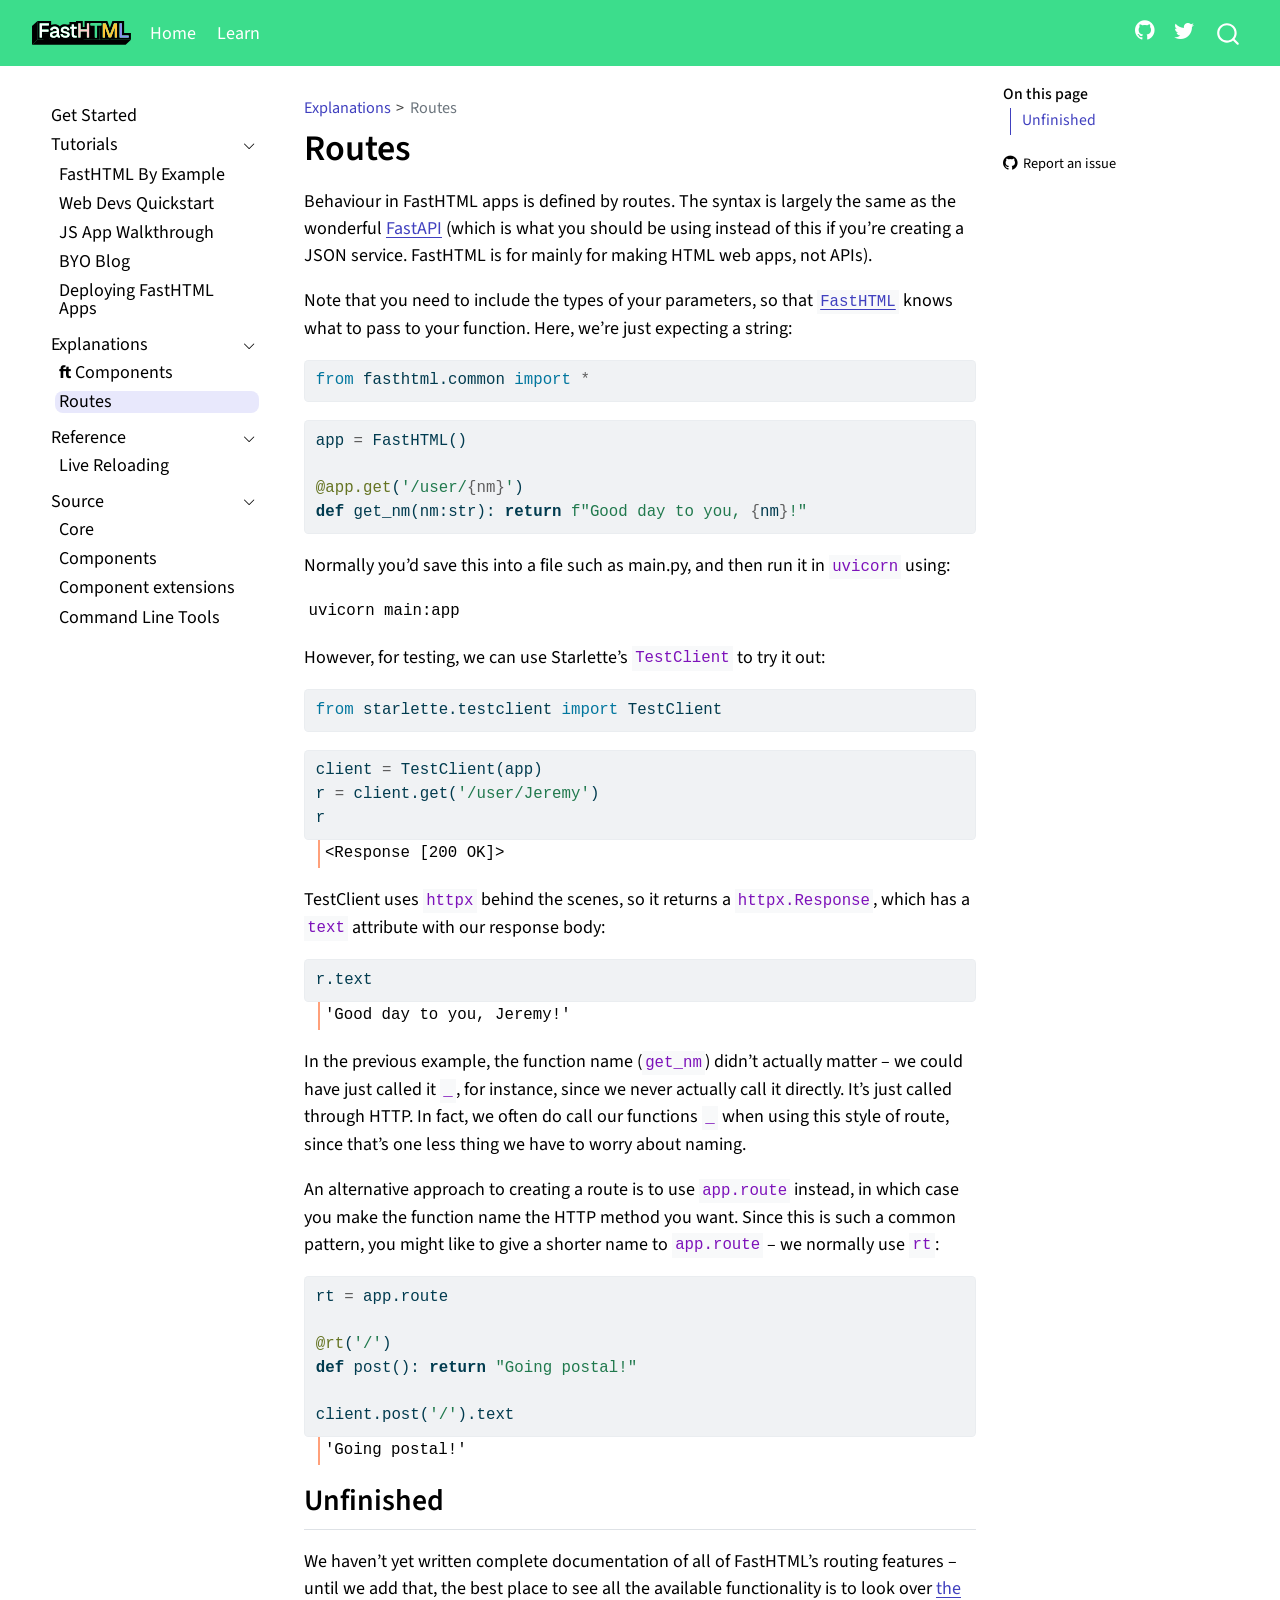
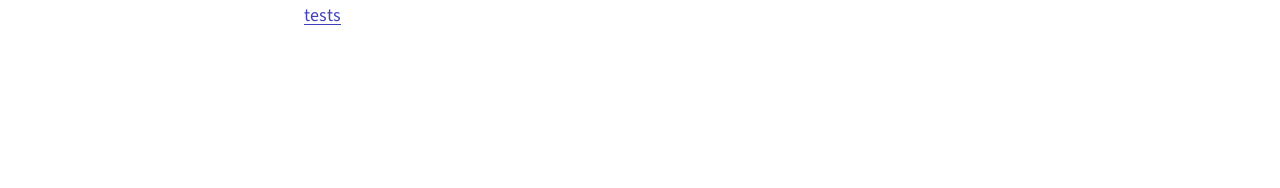
<file: explains/routes.html>
<!DOCTYPE html>
<html xmlns="http://www.w3.org/1999/xhtml" lang="en" xml:lang="en"><head>

<meta charset="utf-8">
<meta name="generator" content="quarto-1.5.55">

<meta name="viewport" content="width=device-width, initial-scale=1.0, user-scalable=yes">


<title>Routes – fasthtml</title>
<style>
code{white-space: pre-wrap;}
span.smallcaps{font-variant: small-caps;}
div.columns{display: flex; gap: min(4vw, 1.5em);}
div.column{flex: auto; overflow-x: auto;}
div.hanging-indent{margin-left: 1.5em; text-indent: -1.5em;}
ul.task-list{list-style: none;}
ul.task-list li input[type="checkbox"] {
  width: 0.8em;
  margin: 0 0.8em 0.2em -1em; /* quarto-specific, see https://github.com/quarto-dev/quarto-cli/issues/4556 */ 
  vertical-align: middle;
}
/* CSS for syntax highlighting */
pre > code.sourceCode { white-space: pre; position: relative; }
pre > code.sourceCode > span { line-height: 1.25; }
pre > code.sourceCode > span:empty { height: 1.2em; }
.sourceCode { overflow: visible; }
code.sourceCode > span { color: inherit; text-decoration: inherit; }
div.sourceCode { margin: 1em 0; }
pre.sourceCode { margin: 0; }
@media screen {
div.sourceCode { overflow: auto; }
}
@media print {
pre > code.sourceCode { white-space: pre-wrap; }
pre > code.sourceCode > span { display: inline-block; text-indent: -5em; padding-left: 5em; }
}
pre.numberSource code
  { counter-reset: source-line 0; }
pre.numberSource code > span
  { position: relative; left: -4em; counter-increment: source-line; }
pre.numberSource code > span > a:first-child::before
  { content: counter(source-line);
    position: relative; left: -1em; text-align: right; vertical-align: baseline;
    border: none; display: inline-block;
    -webkit-touch-callout: none; -webkit-user-select: none;
    -khtml-user-select: none; -moz-user-select: none;
    -ms-user-select: none; user-select: none;
    padding: 0 4px; width: 4em;
  }
pre.numberSource { margin-left: 3em;  padding-left: 4px; }
div.sourceCode
  {   }
@media screen {
pre > code.sourceCode > span > a:first-child::before { text-decoration: underline; }
}
</style>


<script src="../site_libs/quarto-nav/quarto-nav.js"></script>
<script src="../site_libs/quarto-nav/headroom.min.js"></script>
<script src="../site_libs/clipboard/clipboard.min.js"></script>
<script src="../site_libs/quarto-search/autocomplete.umd.js"></script>
<script src="../site_libs/quarto-search/fuse.min.js"></script>
<script src="../site_libs/quarto-search/quarto-search.js"></script>
<meta name="quarto:offset" content="../">
<script src="../site_libs/quarto-html/quarto.js"></script>
<script src="../site_libs/quarto-html/popper.min.js"></script>
<script src="../site_libs/quarto-html/tippy.umd.min.js"></script>
<script src="../site_libs/quarto-html/anchor.min.js"></script>
<link href="../site_libs/quarto-html/tippy.css" rel="stylesheet">
<link href="../site_libs/quarto-html/quarto-syntax-highlighting.css" rel="stylesheet" id="quarto-text-highlighting-styles">
<script src="../site_libs/bootstrap/bootstrap.min.js"></script>
<link href="../site_libs/bootstrap/bootstrap-icons.css" rel="stylesheet">
<link href="../site_libs/bootstrap/bootstrap.min.css" rel="stylesheet" id="quarto-bootstrap" data-mode="light">
<script id="quarto-search-options" type="application/json">{
  "location": "navbar",
  "copy-button": false,
  "collapse-after": 3,
  "panel-placement": "end",
  "type": "overlay",
  "limit": 50,
  "keyboard-shortcut": [
    "f",
    "/",
    "s"
  ],
  "show-item-context": false,
  "language": {
    "search-no-results-text": "No results",
    "search-matching-documents-text": "matching documents",
    "search-copy-link-title": "Copy link to search",
    "search-hide-matches-text": "Hide additional matches",
    "search-more-match-text": "more match in this document",
    "search-more-matches-text": "more matches in this document",
    "search-clear-button-title": "Clear",
    "search-text-placeholder": "",
    "search-detached-cancel-button-title": "Cancel",
    "search-submit-button-title": "Submit",
    "search-label": "Search"
  }
}</script>


<link rel="stylesheet" href="../styles.css">
<meta property="og:title" content="Routes – fasthtml">
<meta property="og:description" content="The fastest way to create an HTML app">
<meta property="og:site_name" content="fasthtml">
<meta name="twitter:title" content="Routes – fasthtml">
<meta name="twitter:description" content="The fastest way to create an HTML app">
<meta name="twitter:card" content="summary">
</head>

<body class="nav-sidebar floating nav-fixed">

<div id="quarto-search-results"></div>
  <header id="quarto-header" class="headroom fixed-top">
    <nav class="navbar navbar-expand-lg " data-bs-theme="dark">
      <div class="navbar-container container-fluid">
      <div class="navbar-brand-container mx-auto">
    <a href="../index.html" class="navbar-brand navbar-brand-logo">
    <img src="../logo.svg" alt="" class="navbar-logo">
    </a>
  </div>
            <div id="quarto-search" class="" title="Search"></div>
          <button class="navbar-toggler" type="button" data-bs-toggle="collapse" data-bs-target="#navbarCollapse" aria-controls="navbarCollapse" role="menu" aria-expanded="false" aria-label="Toggle navigation" onclick="if (window.quartoToggleHeadroom) { window.quartoToggleHeadroom(); }">
  <span class="navbar-toggler-icon"></span>
</button>
          <div class="collapse navbar-collapse" id="navbarCollapse">
            <ul class="navbar-nav navbar-nav-scroll me-auto">
  <li class="nav-item">
    <a class="nav-link" href="https://fastht.ml"> 
<span class="menu-text">Home</span></a>
  </li>  
  <li class="nav-item">
    <a class="nav-link" href="https://about.fastht.ml"> 
<span class="menu-text">Learn</span></a>
  </li>  
</ul>
            <ul class="navbar-nav navbar-nav-scroll ms-auto">
  <li class="nav-item compact">
    <a class="nav-link" href="https://github.com/answerdotai/fasthtml"> <i class="bi bi-github" role="img">
</i> 
<span class="menu-text"></span></a>
  </li>  
  <li class="nav-item compact">
    <a class="nav-link" href="https://x.com/answerdotai"> <i class="bi bi-twitter" role="img" aria-label="Fast.ai Twitter">
</i> 
<span class="menu-text"></span></a>
  </li>  
</ul>
          </div> <!-- /navcollapse -->
            <div class="quarto-navbar-tools">
</div>
      </div> <!-- /container-fluid -->
    </nav>
  <nav class="quarto-secondary-nav">
    <div class="container-fluid d-flex">
      <button type="button" class="quarto-btn-toggle btn" data-bs-toggle="collapse" role="button" data-bs-target=".quarto-sidebar-collapse-item" aria-controls="quarto-sidebar" aria-expanded="false" aria-label="Toggle sidebar navigation" onclick="if (window.quartoToggleHeadroom) { window.quartoToggleHeadroom(); }">
        <i class="bi bi-layout-text-sidebar-reverse"></i>
      </button>
        <nav class="quarto-page-breadcrumbs" aria-label="breadcrumb"><ol class="breadcrumb"><li class="breadcrumb-item"><a href="../explains/explaining_xt_components.html">Explanations</a></li><li class="breadcrumb-item"><a href="../explains/routes.html">Routes</a></li></ol></nav>
        <a class="flex-grow-1" role="navigation" data-bs-toggle="collapse" data-bs-target=".quarto-sidebar-collapse-item" aria-controls="quarto-sidebar" aria-expanded="false" aria-label="Toggle sidebar navigation" onclick="if (window.quartoToggleHeadroom) { window.quartoToggleHeadroom(); }">      
        </a>
    </div>
  </nav>
</header>
<!-- content -->
<div id="quarto-content" class="quarto-container page-columns page-rows-contents page-layout-article page-navbar">
<!-- sidebar -->
  <nav id="quarto-sidebar" class="sidebar collapse collapse-horizontal quarto-sidebar-collapse-item sidebar-navigation floating overflow-auto">
    <div class="sidebar-menu-container"> 
    <ul class="list-unstyled mt-1">
        <li class="sidebar-item">
  <div class="sidebar-item-container"> 
  <a href="../index.html" class="sidebar-item-text sidebar-link">
 <span class="menu-text">Get Started</span></a>
  </div>
</li>
        <li class="sidebar-item sidebar-item-section">
      <div class="sidebar-item-container"> 
            <a href="../tutorials/index.html" class="sidebar-item-text sidebar-link">
 <span class="menu-text">Tutorials</span></a>
          <a class="sidebar-item-toggle text-start" data-bs-toggle="collapse" data-bs-target="#quarto-sidebar-section-1" role="navigation" aria-expanded="true" aria-label="Toggle section">
            <i class="bi bi-chevron-right ms-2"></i>
          </a> 
      </div>
      <ul id="quarto-sidebar-section-1" class="collapse list-unstyled sidebar-section depth1 show">  
          <li class="sidebar-item">
  <div class="sidebar-item-container"> 
  <a href="../tutorials/by_example.html" class="sidebar-item-text sidebar-link">
 <span class="menu-text">FastHTML By Example</span></a>
  </div>
</li>
          <li class="sidebar-item">
  <div class="sidebar-item-container"> 
  <a href="../tutorials/quickstart_for_web_devs.html" class="sidebar-item-text sidebar-link">
 <span class="menu-text">Web Devs Quickstart</span></a>
  </div>
</li>
          <li class="sidebar-item">
  <div class="sidebar-item-container"> 
  <a href="../tutorials/e2e.html" class="sidebar-item-text sidebar-link">
 <span class="menu-text">JS App Walkthrough</span></a>
  </div>
</li>
          <li class="sidebar-item">
  <div class="sidebar-item-container"> 
  <a href="../tutorials/tutorial_for_web_devs.html" class="sidebar-item-text sidebar-link">
 <span class="menu-text">BYO Blog</span></a>
  </div>
</li>
          <li class="sidebar-item">
  <div class="sidebar-item-container"> 
  <a href="../tutorials/deployment.html" class="sidebar-item-text sidebar-link">
 <span class="menu-text">Deploying FastHTML Apps</span></a>
  </div>
</li>
      </ul>
  </li>
        <li class="sidebar-item sidebar-item-section">
      <div class="sidebar-item-container"> 
            <a class="sidebar-item-text sidebar-link text-start" data-bs-toggle="collapse" data-bs-target="#quarto-sidebar-section-2" role="navigation" aria-expanded="true">
 <span class="menu-text">Explanations</span></a>
          <a class="sidebar-item-toggle text-start" data-bs-toggle="collapse" data-bs-target="#quarto-sidebar-section-2" role="navigation" aria-expanded="true" aria-label="Toggle section">
            <i class="bi bi-chevron-right ms-2"></i>
          </a> 
      </div>
      <ul id="quarto-sidebar-section-2" class="collapse list-unstyled sidebar-section depth1 show">  
          <li class="sidebar-item">
  <div class="sidebar-item-container"> 
  <a href="../explains/explaining_xt_components.html" class="sidebar-item-text sidebar-link">
 <span class="menu-text"><strong>ft</strong> Components</span></a>
  </div>
</li>
          <li class="sidebar-item">
  <div class="sidebar-item-container"> 
  <a href="../explains/routes.html" class="sidebar-item-text sidebar-link active">
 <span class="menu-text">Routes</span></a>
  </div>
</li>
      </ul>
  </li>
        <li class="sidebar-item sidebar-item-section">
      <div class="sidebar-item-container"> 
            <a class="sidebar-item-text sidebar-link text-start" data-bs-toggle="collapse" data-bs-target="#quarto-sidebar-section-3" role="navigation" aria-expanded="true">
 <span class="menu-text">Reference</span></a>
          <a class="sidebar-item-toggle text-start" data-bs-toggle="collapse" data-bs-target="#quarto-sidebar-section-3" role="navigation" aria-expanded="true" aria-label="Toggle section">
            <i class="bi bi-chevron-right ms-2"></i>
          </a> 
      </div>
      <ul id="quarto-sidebar-section-3" class="collapse list-unstyled sidebar-section depth1 show">  
          <li class="sidebar-item">
  <div class="sidebar-item-container"> 
  <a href="../ref/live_reload.html" class="sidebar-item-text sidebar-link">
 <span class="menu-text">Live Reloading</span></a>
  </div>
</li>
      </ul>
  </li>
        <li class="sidebar-item sidebar-item-section">
      <div class="sidebar-item-container"> 
            <a class="sidebar-item-text sidebar-link text-start" data-bs-toggle="collapse" data-bs-target="#quarto-sidebar-section-4" role="navigation" aria-expanded="true">
 <span class="menu-text">Source</span></a>
          <a class="sidebar-item-toggle text-start" data-bs-toggle="collapse" data-bs-target="#quarto-sidebar-section-4" role="navigation" aria-expanded="true" aria-label="Toggle section">
            <i class="bi bi-chevron-right ms-2"></i>
          </a> 
      </div>
      <ul id="quarto-sidebar-section-4" class="collapse list-unstyled sidebar-section depth1 show">  
          <li class="sidebar-item">
  <div class="sidebar-item-container"> 
  <a href="../api/core.html" class="sidebar-item-text sidebar-link">
 <span class="menu-text">Core</span></a>
  </div>
</li>
          <li class="sidebar-item">
  <div class="sidebar-item-container"> 
  <a href="../api/components.html" class="sidebar-item-text sidebar-link">
 <span class="menu-text">Components</span></a>
  </div>
</li>
          <li class="sidebar-item">
  <div class="sidebar-item-container"> 
  <a href="../api/xtend.html" class="sidebar-item-text sidebar-link">
 <span class="menu-text">Component extensions</span></a>
  </div>
</li>
          <li class="sidebar-item">
  <div class="sidebar-item-container"> 
  <a href="../api/cli.html" class="sidebar-item-text sidebar-link">
 <span class="menu-text">Command Line Tools</span></a>
  </div>
</li>
      </ul>
  </li>
    </ul>
    </div>
</nav>
<div id="quarto-sidebar-glass" class="quarto-sidebar-collapse-item" data-bs-toggle="collapse" data-bs-target=".quarto-sidebar-collapse-item"></div>
<!-- margin-sidebar -->
    <div id="quarto-margin-sidebar" class="sidebar margin-sidebar">
        <nav id="TOC" role="doc-toc" class="toc-active">
    <h2 id="toc-title">On this page</h2>
   
  <ul>
  <li><a href="#unfinished" id="toc-unfinished" class="nav-link active" data-scroll-target="#unfinished">Unfinished</a></li>
  </ul>
<div class="toc-actions"><ul><li><a href="https://github.com/AnswerDotAI/fasthtml/issues/new" class="toc-action"><i class="bi bi-github"></i>Report an issue</a></li></ul></div></nav>
    </div>
<!-- main -->
<main class="content" id="quarto-document-content">

<header id="title-block-header" class="quarto-title-block default"><nav class="quarto-page-breadcrumbs quarto-title-breadcrumbs d-none d-lg-block" aria-label="breadcrumb"><ol class="breadcrumb"><li class="breadcrumb-item"><a href="../explains/explaining_xt_components.html">Explanations</a></li><li class="breadcrumb-item"><a href="../explains/routes.html">Routes</a></li></ol></nav>
<div class="quarto-title">
<h1 class="title">Routes</h1>
</div>



<div class="quarto-title-meta">

    
  
    
  </div>
  


</header>


<!-- WARNING: THIS FILE WAS AUTOGENERATED! DO NOT EDIT! -->
<p>Behaviour in FastHTML apps is defined by routes. The syntax is largely the same as the wonderful <a href="https://fastapi.tiangolo.com/">FastAPI</a> (which is what you should be using instead of this if you’re creating a JSON service. FastHTML is for mainly for making HTML web apps, not APIs).</p>
<p>Note that you need to include the types of your parameters, so that <a href="https://AnswerDotAI.github.io/fasthtml/api/core.html#fasthtml"><code>FastHTML</code></a> knows what to pass to your function. Here, we’re just expecting a string:</p>
<div id="cell-3" class="cell">
<div class="sourceCode cell-code" id="cb1"><pre class="sourceCode python code-with-copy"><code class="sourceCode python"><span id="cb1-1"><a href="#cb1-1" aria-hidden="true" tabindex="-1"></a><span class="im">from</span> fasthtml.common <span class="im">import</span> <span class="op">*</span></span></code><button title="Copy to Clipboard" class="code-copy-button"><i class="bi"></i></button></pre></div>
</div>
<div id="cell-4" class="cell">
<div class="sourceCode cell-code" id="cb2"><pre class="sourceCode python code-with-copy"><code class="sourceCode python"><span id="cb2-1"><a href="#cb2-1" aria-hidden="true" tabindex="-1"></a>app <span class="op">=</span> FastHTML()</span>
<span id="cb2-2"><a href="#cb2-2" aria-hidden="true" tabindex="-1"></a></span>
<span id="cb2-3"><a href="#cb2-3" aria-hidden="true" tabindex="-1"></a><span class="at">@app.get</span>(<span class="st">'/user/</span><span class="sc">{nm}</span><span class="st">'</span>)</span>
<span id="cb2-4"><a href="#cb2-4" aria-hidden="true" tabindex="-1"></a><span class="kw">def</span> get_nm(nm:<span class="bu">str</span>): <span class="cf">return</span> <span class="ss">f"Good day to you, </span><span class="sc">{</span>nm<span class="sc">}</span><span class="ss">!"</span></span></code><button title="Copy to Clipboard" class="code-copy-button"><i class="bi"></i></button></pre></div>
</div>
<p>Normally you’d save this into a file such as main.py, and then run it in <code>uvicorn</code> using:</p>
<pre><code>uvicorn main:app</code></pre>
<p>However, for testing, we can use Starlette’s <code>TestClient</code> to try it out:</p>
<div id="cell-6" class="cell">
<div class="sourceCode cell-code" id="cb4"><pre class="sourceCode python code-with-copy"><code class="sourceCode python"><span id="cb4-1"><a href="#cb4-1" aria-hidden="true" tabindex="-1"></a><span class="im">from</span> starlette.testclient <span class="im">import</span> TestClient</span></code><button title="Copy to Clipboard" class="code-copy-button"><i class="bi"></i></button></pre></div>
</div>
<div id="cell-7" class="cell">
<div class="sourceCode cell-code" id="cb5"><pre class="sourceCode python code-with-copy"><code class="sourceCode python"><span id="cb5-1"><a href="#cb5-1" aria-hidden="true" tabindex="-1"></a>client <span class="op">=</span> TestClient(app)</span>
<span id="cb5-2"><a href="#cb5-2" aria-hidden="true" tabindex="-1"></a>r <span class="op">=</span> client.get(<span class="st">'/user/Jeremy'</span>)</span>
<span id="cb5-3"><a href="#cb5-3" aria-hidden="true" tabindex="-1"></a>r</span></code><button title="Copy to Clipboard" class="code-copy-button"><i class="bi"></i></button></pre></div>
<div class="cell-output cell-output-display">
<pre><code>&lt;Response [200 OK]&gt;</code></pre>
</div>
</div>
<p>TestClient uses <code>httpx</code> behind the scenes, so it returns a <code>httpx.Response</code>, which has a <code>text</code> attribute with our response body:</p>
<div id="cell-9" class="cell">
<div class="sourceCode cell-code" id="cb7"><pre class="sourceCode python code-with-copy"><code class="sourceCode python"><span id="cb7-1"><a href="#cb7-1" aria-hidden="true" tabindex="-1"></a>r.text</span></code><button title="Copy to Clipboard" class="code-copy-button"><i class="bi"></i></button></pre></div>
<div class="cell-output cell-output-display">
<pre><code>'Good day to you, Jeremy!'</code></pre>
</div>
</div>
<p>In the previous example, the function name (<code>get_nm</code>) didn’t actually matter – we could have just called it <code>_</code>, for instance, since we never actually call it directly. It’s just called through HTTP. In fact, we often do call our functions <code>_</code> when using this style of route, since that’s one less thing we have to worry about naming.</p>
<p>An alternative approach to creating a route is to use <code>app.route</code> instead, in which case you make the function name the HTTP method you want. Since this is such a common pattern, you might like to give a shorter name to <code>app.route</code> – we normally use <code>rt</code>:</p>
<div id="cell-11" class="cell">
<div class="sourceCode cell-code" id="cb9"><pre class="sourceCode python code-with-copy"><code class="sourceCode python"><span id="cb9-1"><a href="#cb9-1" aria-hidden="true" tabindex="-1"></a>rt <span class="op">=</span> app.route</span>
<span id="cb9-2"><a href="#cb9-2" aria-hidden="true" tabindex="-1"></a></span>
<span id="cb9-3"><a href="#cb9-3" aria-hidden="true" tabindex="-1"></a><span class="at">@rt</span>(<span class="st">'/'</span>)</span>
<span id="cb9-4"><a href="#cb9-4" aria-hidden="true" tabindex="-1"></a><span class="kw">def</span> post(): <span class="cf">return</span> <span class="st">"Going postal!"</span></span>
<span id="cb9-5"><a href="#cb9-5" aria-hidden="true" tabindex="-1"></a></span>
<span id="cb9-6"><a href="#cb9-6" aria-hidden="true" tabindex="-1"></a>client.post(<span class="st">'/'</span>).text</span></code><button title="Copy to Clipboard" class="code-copy-button"><i class="bi"></i></button></pre></div>
<div class="cell-output cell-output-display">
<pre><code>'Going postal!'</code></pre>
</div>
</div>
<section id="unfinished" class="level2">
<h2 class="anchored" data-anchor-id="unfinished">Unfinished</h2>
<p>We haven’t yet written complete documentation of all of FastHTML’s routing features – until we add that, the best place to see all the available functionality is to look over <a href="../api/core.html#tests">the tests</a></p>


</section>

</main> <!-- /main -->
<script id="quarto-html-after-body" type="application/javascript">
window.document.addEventListener("DOMContentLoaded", function (event) {
  const toggleBodyColorMode = (bsSheetEl) => {
    const mode = bsSheetEl.getAttribute("data-mode");
    const bodyEl = window.document.querySelector("body");
    if (mode === "dark") {
      bodyEl.classList.add("quarto-dark");
      bodyEl.classList.remove("quarto-light");
    } else {
      bodyEl.classList.add("quarto-light");
      bodyEl.classList.remove("quarto-dark");
    }
  }
  const toggleBodyColorPrimary = () => {
    const bsSheetEl = window.document.querySelector("link#quarto-bootstrap");
    if (bsSheetEl) {
      toggleBodyColorMode(bsSheetEl);
    }
  }
  toggleBodyColorPrimary();  
  const icon = "";
  const anchorJS = new window.AnchorJS();
  anchorJS.options = {
    placement: 'right',
    icon: icon
  };
  anchorJS.add('.anchored');
  const isCodeAnnotation = (el) => {
    for (const clz of el.classList) {
      if (clz.startsWith('code-annotation-')) {                     
        return true;
      }
    }
    return false;
  }
  const onCopySuccess = function(e) {
    // button target
    const button = e.trigger;
    // don't keep focus
    button.blur();
    // flash "checked"
    button.classList.add('code-copy-button-checked');
    var currentTitle = button.getAttribute("title");
    button.setAttribute("title", "Copied!");
    let tooltip;
    if (window.bootstrap) {
      button.setAttribute("data-bs-toggle", "tooltip");
      button.setAttribute("data-bs-placement", "left");
      button.setAttribute("data-bs-title", "Copied!");
      tooltip = new bootstrap.Tooltip(button, 
        { trigger: "manual", 
          customClass: "code-copy-button-tooltip",
          offset: [0, -8]});
      tooltip.show();    
    }
    setTimeout(function() {
      if (tooltip) {
        tooltip.hide();
        button.removeAttribute("data-bs-title");
        button.removeAttribute("data-bs-toggle");
        button.removeAttribute("data-bs-placement");
      }
      button.setAttribute("title", currentTitle);
      button.classList.remove('code-copy-button-checked');
    }, 1000);
    // clear code selection
    e.clearSelection();
  }
  const getTextToCopy = function(trigger) {
      const codeEl = trigger.previousElementSibling.cloneNode(true);
      for (const childEl of codeEl.children) {
        if (isCodeAnnotation(childEl)) {
          childEl.remove();
        }
      }
      return codeEl.innerText;
  }
  const clipboard = new window.ClipboardJS('.code-copy-button:not([data-in-quarto-modal])', {
    text: getTextToCopy
  });
  clipboard.on('success', onCopySuccess);
  if (window.document.getElementById('quarto-embedded-source-code-modal')) {
    // For code content inside modals, clipBoardJS needs to be initialized with a container option
    // TODO: Check when it could be a function (https://github.com/zenorocha/clipboard.js/issues/860)
    const clipboardModal = new window.ClipboardJS('.code-copy-button[data-in-quarto-modal]', {
      text: getTextToCopy,
      container: window.document.getElementById('quarto-embedded-source-code-modal')
    });
    clipboardModal.on('success', onCopySuccess);
  }
    var localhostRegex = new RegExp(/^(?:http|https):\/\/localhost\:?[0-9]*\//);
    var mailtoRegex = new RegExp(/^mailto:/);
      var filterRegex = new RegExp("https:\/\/AnswerDotAI\.github\.io\/fasthtml");
    var isInternal = (href) => {
        return filterRegex.test(href) || localhostRegex.test(href) || mailtoRegex.test(href);
    }
    // Inspect non-navigation links and adorn them if external
 	var links = window.document.querySelectorAll('a[href]:not(.nav-link):not(.navbar-brand):not(.toc-action):not(.sidebar-link):not(.sidebar-item-toggle):not(.pagination-link):not(.no-external):not([aria-hidden]):not(.dropdown-item):not(.quarto-navigation-tool):not(.about-link)');
    for (var i=0; i<links.length; i++) {
      const link = links[i];
      if (!isInternal(link.href)) {
        // undo the damage that might have been done by quarto-nav.js in the case of
        // links that we want to consider external
        if (link.dataset.originalHref !== undefined) {
          link.href = link.dataset.originalHref;
        }
      }
    }
  function tippyHover(el, contentFn, onTriggerFn, onUntriggerFn) {
    const config = {
      allowHTML: true,
      maxWidth: 500,
      delay: 100,
      arrow: false,
      appendTo: function(el) {
          return el.parentElement;
      },
      interactive: true,
      interactiveBorder: 10,
      theme: 'quarto',
      placement: 'bottom-start',
    };
    if (contentFn) {
      config.content = contentFn;
    }
    if (onTriggerFn) {
      config.onTrigger = onTriggerFn;
    }
    if (onUntriggerFn) {
      config.onUntrigger = onUntriggerFn;
    }
    window.tippy(el, config); 
  }
  const noterefs = window.document.querySelectorAll('a[role="doc-noteref"]');
  for (var i=0; i<noterefs.length; i++) {
    const ref = noterefs[i];
    tippyHover(ref, function() {
      // use id or data attribute instead here
      let href = ref.getAttribute('data-footnote-href') || ref.getAttribute('href');
      try { href = new URL(href).hash; } catch {}
      const id = href.replace(/^#\/?/, "");
      const note = window.document.getElementById(id);
      if (note) {
        return note.innerHTML;
      } else {
        return "";
      }
    });
  }
  const xrefs = window.document.querySelectorAll('a.quarto-xref');
  const processXRef = (id, note) => {
    // Strip column container classes
    const stripColumnClz = (el) => {
      el.classList.remove("page-full", "page-columns");
      if (el.children) {
        for (const child of el.children) {
          stripColumnClz(child);
        }
      }
    }
    stripColumnClz(note)
    if (id === null || id.startsWith('sec-')) {
      // Special case sections, only their first couple elements
      const container = document.createElement("div");
      if (note.children && note.children.length > 2) {
        container.appendChild(note.children[0].cloneNode(true));
        for (let i = 1; i < note.children.length; i++) {
          const child = note.children[i];
          if (child.tagName === "P" && child.innerText === "") {
            continue;
          } else {
            container.appendChild(child.cloneNode(true));
            break;
          }
        }
        if (window.Quarto?.typesetMath) {
          window.Quarto.typesetMath(container);
        }
        return container.innerHTML
      } else {
        if (window.Quarto?.typesetMath) {
          window.Quarto.typesetMath(note);
        }
        return note.innerHTML;
      }
    } else {
      // Remove any anchor links if they are present
      const anchorLink = note.querySelector('a.anchorjs-link');
      if (anchorLink) {
        anchorLink.remove();
      }
      if (window.Quarto?.typesetMath) {
        window.Quarto.typesetMath(note);
      }
      // TODO in 1.5, we should make sure this works without a callout special case
      if (note.classList.contains("callout")) {
        return note.outerHTML;
      } else {
        return note.innerHTML;
      }
    }
  }
  for (var i=0; i<xrefs.length; i++) {
    const xref = xrefs[i];
    tippyHover(xref, undefined, function(instance) {
      instance.disable();
      let url = xref.getAttribute('href');
      let hash = undefined; 
      if (url.startsWith('#')) {
        hash = url;
      } else {
        try { hash = new URL(url).hash; } catch {}
      }
      if (hash) {
        const id = hash.replace(/^#\/?/, "");
        const note = window.document.getElementById(id);
        if (note !== null) {
          try {
            const html = processXRef(id, note.cloneNode(true));
            instance.setContent(html);
          } finally {
            instance.enable();
            instance.show();
          }
        } else {
          // See if we can fetch this
          fetch(url.split('#')[0])
          .then(res => res.text())
          .then(html => {
            const parser = new DOMParser();
            const htmlDoc = parser.parseFromString(html, "text/html");
            const note = htmlDoc.getElementById(id);
            if (note !== null) {
              const html = processXRef(id, note);
              instance.setContent(html);
            } 
          }).finally(() => {
            instance.enable();
            instance.show();
          });
        }
      } else {
        // See if we can fetch a full url (with no hash to target)
        // This is a special case and we should probably do some content thinning / targeting
        fetch(url)
        .then(res => res.text())
        .then(html => {
          const parser = new DOMParser();
          const htmlDoc = parser.parseFromString(html, "text/html");
          const note = htmlDoc.querySelector('main.content');
          if (note !== null) {
            // This should only happen for chapter cross references
            // (since there is no id in the URL)
            // remove the first header
            if (note.children.length > 0 && note.children[0].tagName === "HEADER") {
              note.children[0].remove();
            }
            const html = processXRef(null, note);
            instance.setContent(html);
          } 
        }).finally(() => {
          instance.enable();
          instance.show();
        });
      }
    }, function(instance) {
    });
  }
      let selectedAnnoteEl;
      const selectorForAnnotation = ( cell, annotation) => {
        let cellAttr = 'data-code-cell="' + cell + '"';
        let lineAttr = 'data-code-annotation="' +  annotation + '"';
        const selector = 'span[' + cellAttr + '][' + lineAttr + ']';
        return selector;
      }
      const selectCodeLines = (annoteEl) => {
        const doc = window.document;
        const targetCell = annoteEl.getAttribute("data-target-cell");
        const targetAnnotation = annoteEl.getAttribute("data-target-annotation");
        const annoteSpan = window.document.querySelector(selectorForAnnotation(targetCell, targetAnnotation));
        const lines = annoteSpan.getAttribute("data-code-lines").split(",");
        const lineIds = lines.map((line) => {
          return targetCell + "-" + line;
        })
        let top = null;
        let height = null;
        let parent = null;
        if (lineIds.length > 0) {
            //compute the position of the single el (top and bottom and make a div)
            const el = window.document.getElementById(lineIds[0]);
            top = el.offsetTop;
            height = el.offsetHeight;
            parent = el.parentElement.parentElement;
          if (lineIds.length > 1) {
            const lastEl = window.document.getElementById(lineIds[lineIds.length - 1]);
            const bottom = lastEl.offsetTop + lastEl.offsetHeight;
            height = bottom - top;
          }
          if (top !== null && height !== null && parent !== null) {
            // cook up a div (if necessary) and position it 
            let div = window.document.getElementById("code-annotation-line-highlight");
            if (div === null) {
              div = window.document.createElement("div");
              div.setAttribute("id", "code-annotation-line-highlight");
              div.style.position = 'absolute';
              parent.appendChild(div);
            }
            div.style.top = top - 2 + "px";
            div.style.height = height + 4 + "px";
            div.style.left = 0;
            let gutterDiv = window.document.getElementById("code-annotation-line-highlight-gutter");
            if (gutterDiv === null) {
              gutterDiv = window.document.createElement("div");
              gutterDiv.setAttribute("id", "code-annotation-line-highlight-gutter");
              gutterDiv.style.position = 'absolute';
              const codeCell = window.document.getElementById(targetCell);
              const gutter = codeCell.querySelector('.code-annotation-gutter');
              gutter.appendChild(gutterDiv);
            }
            gutterDiv.style.top = top - 2 + "px";
            gutterDiv.style.height = height + 4 + "px";
          }
          selectedAnnoteEl = annoteEl;
        }
      };
      const unselectCodeLines = () => {
        const elementsIds = ["code-annotation-line-highlight", "code-annotation-line-highlight-gutter"];
        elementsIds.forEach((elId) => {
          const div = window.document.getElementById(elId);
          if (div) {
            div.remove();
          }
        });
        selectedAnnoteEl = undefined;
      };
        // Handle positioning of the toggle
    window.addEventListener(
      "resize",
      throttle(() => {
        elRect = undefined;
        if (selectedAnnoteEl) {
          selectCodeLines(selectedAnnoteEl);
        }
      }, 10)
    );
    function throttle(fn, ms) {
    let throttle = false;
    let timer;
      return (...args) => {
        if(!throttle) { // first call gets through
            fn.apply(this, args);
            throttle = true;
        } else { // all the others get throttled
            if(timer) clearTimeout(timer); // cancel #2
            timer = setTimeout(() => {
              fn.apply(this, args);
              timer = throttle = false;
            }, ms);
        }
      };
    }
      // Attach click handler to the DT
      const annoteDls = window.document.querySelectorAll('dt[data-target-cell]');
      for (const annoteDlNode of annoteDls) {
        annoteDlNode.addEventListener('click', (event) => {
          const clickedEl = event.target;
          if (clickedEl !== selectedAnnoteEl) {
            unselectCodeLines();
            const activeEl = window.document.querySelector('dt[data-target-cell].code-annotation-active');
            if (activeEl) {
              activeEl.classList.remove('code-annotation-active');
            }
            selectCodeLines(clickedEl);
            clickedEl.classList.add('code-annotation-active');
          } else {
            // Unselect the line
            unselectCodeLines();
            clickedEl.classList.remove('code-annotation-active');
          }
        });
      }
  const findCites = (el) => {
    const parentEl = el.parentElement;
    if (parentEl) {
      const cites = parentEl.dataset.cites;
      if (cites) {
        return {
          el,
          cites: cites.split(' ')
        };
      } else {
        return findCites(el.parentElement)
      }
    } else {
      return undefined;
    }
  };
  var bibliorefs = window.document.querySelectorAll('a[role="doc-biblioref"]');
  for (var i=0; i<bibliorefs.length; i++) {
    const ref = bibliorefs[i];
    const citeInfo = findCites(ref);
    if (citeInfo) {
      tippyHover(citeInfo.el, function() {
        var popup = window.document.createElement('div');
        citeInfo.cites.forEach(function(cite) {
          var citeDiv = window.document.createElement('div');
          citeDiv.classList.add('hanging-indent');
          citeDiv.classList.add('csl-entry');
          var biblioDiv = window.document.getElementById('ref-' + cite);
          if (biblioDiv) {
            citeDiv.innerHTML = biblioDiv.innerHTML;
          }
          popup.appendChild(citeDiv);
        });
        return popup.innerHTML;
      });
    }
  }
});
</script>
</div> <!-- /content -->




<footer class="footer"><div class="nav-footer"><div class="nav-footer-center"><div class="toc-actions d-sm-block d-md-none"><ul><li><a href="https://github.com/AnswerDotAI/fasthtml/issues/new" class="toc-action"><i class="bi bi-github"></i>Report an issue</a></li></ul></div></div></div></footer></body></html>
</file>
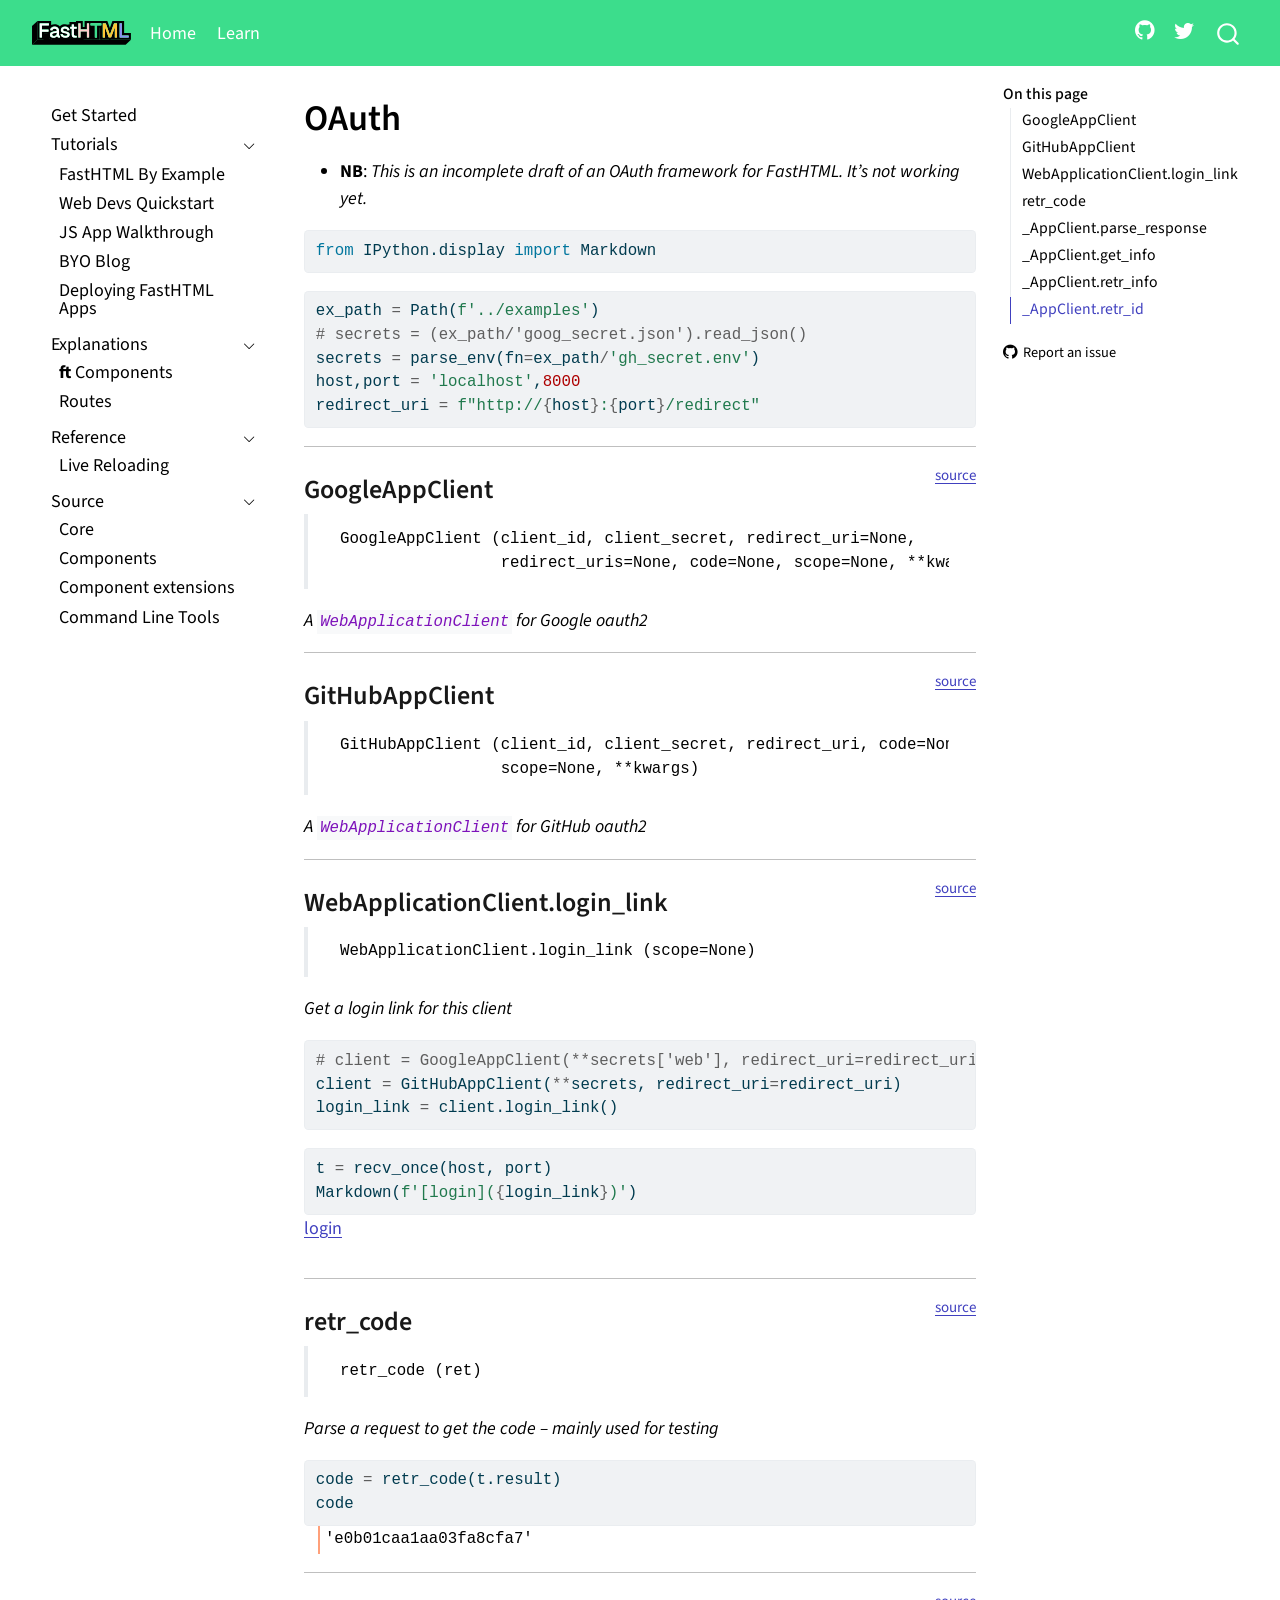
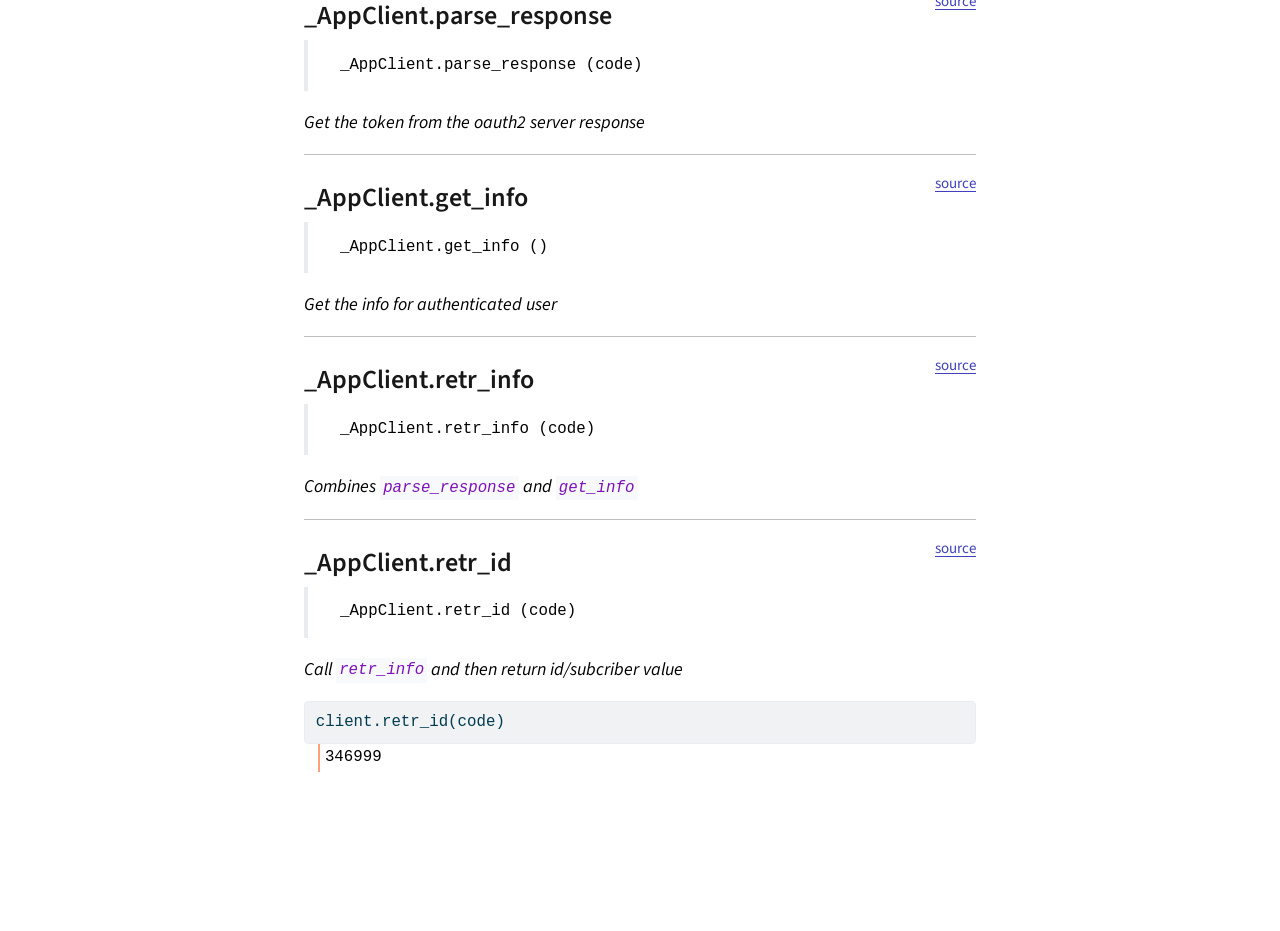
<file: incomplete/oauth.html>
<!DOCTYPE html>
<html xmlns="http://www.w3.org/1999/xhtml" lang="en" xml:lang="en"><head>

<meta charset="utf-8">
<meta name="generator" content="quarto-1.5.55">

<meta name="viewport" content="width=device-width, initial-scale=1.0, user-scalable=yes">


<title>OAuth – fasthtml</title>
<style>
code{white-space: pre-wrap;}
span.smallcaps{font-variant: small-caps;}
div.columns{display: flex; gap: min(4vw, 1.5em);}
div.column{flex: auto; overflow-x: auto;}
div.hanging-indent{margin-left: 1.5em; text-indent: -1.5em;}
ul.task-list{list-style: none;}
ul.task-list li input[type="checkbox"] {
  width: 0.8em;
  margin: 0 0.8em 0.2em -1em; /* quarto-specific, see https://github.com/quarto-dev/quarto-cli/issues/4556 */ 
  vertical-align: middle;
}
/* CSS for syntax highlighting */
pre > code.sourceCode { white-space: pre; position: relative; }
pre > code.sourceCode > span { line-height: 1.25; }
pre > code.sourceCode > span:empty { height: 1.2em; }
.sourceCode { overflow: visible; }
code.sourceCode > span { color: inherit; text-decoration: inherit; }
div.sourceCode { margin: 1em 0; }
pre.sourceCode { margin: 0; }
@media screen {
div.sourceCode { overflow: auto; }
}
@media print {
pre > code.sourceCode { white-space: pre-wrap; }
pre > code.sourceCode > span { display: inline-block; text-indent: -5em; padding-left: 5em; }
}
pre.numberSource code
  { counter-reset: source-line 0; }
pre.numberSource code > span
  { position: relative; left: -4em; counter-increment: source-line; }
pre.numberSource code > span > a:first-child::before
  { content: counter(source-line);
    position: relative; left: -1em; text-align: right; vertical-align: baseline;
    border: none; display: inline-block;
    -webkit-touch-callout: none; -webkit-user-select: none;
    -khtml-user-select: none; -moz-user-select: none;
    -ms-user-select: none; user-select: none;
    padding: 0 4px; width: 4em;
  }
pre.numberSource { margin-left: 3em;  padding-left: 4px; }
div.sourceCode
  {   }
@media screen {
pre > code.sourceCode > span > a:first-child::before { text-decoration: underline; }
}
</style>


<script src="../site_libs/quarto-nav/quarto-nav.js"></script>
<script src="../site_libs/quarto-nav/headroom.min.js"></script>
<script src="../site_libs/clipboard/clipboard.min.js"></script>
<script src="../site_libs/quarto-search/autocomplete.umd.js"></script>
<script src="../site_libs/quarto-search/fuse.min.js"></script>
<script src="../site_libs/quarto-search/quarto-search.js"></script>
<meta name="quarto:offset" content="../">
<script src="../site_libs/quarto-html/quarto.js"></script>
<script src="../site_libs/quarto-html/popper.min.js"></script>
<script src="../site_libs/quarto-html/tippy.umd.min.js"></script>
<script src="../site_libs/quarto-html/anchor.min.js"></script>
<link href="../site_libs/quarto-html/tippy.css" rel="stylesheet">
<link href="../site_libs/quarto-html/quarto-syntax-highlighting.css" rel="stylesheet" id="quarto-text-highlighting-styles">
<script src="../site_libs/bootstrap/bootstrap.min.js"></script>
<link href="../site_libs/bootstrap/bootstrap-icons.css" rel="stylesheet">
<link href="../site_libs/bootstrap/bootstrap.min.css" rel="stylesheet" id="quarto-bootstrap" data-mode="light">
<script id="quarto-search-options" type="application/json">{
  "location": "navbar",
  "copy-button": false,
  "collapse-after": 3,
  "panel-placement": "end",
  "type": "overlay",
  "limit": 50,
  "keyboard-shortcut": [
    "f",
    "/",
    "s"
  ],
  "show-item-context": false,
  "language": {
    "search-no-results-text": "No results",
    "search-matching-documents-text": "matching documents",
    "search-copy-link-title": "Copy link to search",
    "search-hide-matches-text": "Hide additional matches",
    "search-more-match-text": "more match in this document",
    "search-more-matches-text": "more matches in this document",
    "search-clear-button-title": "Clear",
    "search-text-placeholder": "",
    "search-detached-cancel-button-title": "Cancel",
    "search-submit-button-title": "Submit",
    "search-label": "Search"
  }
}</script>


<link rel="stylesheet" href="../styles.css">
<meta property="og:title" content="OAuth – fasthtml">
<meta property="og:description" content="The fastest way to create an HTML app">
<meta property="og:site_name" content="fasthtml">
<meta name="twitter:title" content="OAuth – fasthtml">
<meta name="twitter:description" content="The fastest way to create an HTML app">
<meta name="twitter:card" content="summary">
</head>

<body class="nav-sidebar floating nav-fixed">

<div id="quarto-search-results"></div>
  <header id="quarto-header" class="headroom fixed-top">
    <nav class="navbar navbar-expand-lg " data-bs-theme="dark">
      <div class="navbar-container container-fluid">
      <div class="navbar-brand-container mx-auto">
    <a href="../index.html" class="navbar-brand navbar-brand-logo">
    <img src="../logo.svg" alt="" class="navbar-logo">
    </a>
  </div>
            <div id="quarto-search" class="" title="Search"></div>
          <button class="navbar-toggler" type="button" data-bs-toggle="collapse" data-bs-target="#navbarCollapse" aria-controls="navbarCollapse" role="menu" aria-expanded="false" aria-label="Toggle navigation" onclick="if (window.quartoToggleHeadroom) { window.quartoToggleHeadroom(); }">
  <span class="navbar-toggler-icon"></span>
</button>
          <div class="collapse navbar-collapse" id="navbarCollapse">
            <ul class="navbar-nav navbar-nav-scroll me-auto">
  <li class="nav-item">
    <a class="nav-link" href="https://fastht.ml"> 
<span class="menu-text">Home</span></a>
  </li>  
  <li class="nav-item">
    <a class="nav-link" href="https://about.fastht.ml"> 
<span class="menu-text">Learn</span></a>
  </li>  
</ul>
            <ul class="navbar-nav navbar-nav-scroll ms-auto">
  <li class="nav-item compact">
    <a class="nav-link" href="https://github.com/answerdotai/fasthtml"> <i class="bi bi-github" role="img">
</i> 
<span class="menu-text"></span></a>
  </li>  
  <li class="nav-item compact">
    <a class="nav-link" href="https://x.com/answerdotai"> <i class="bi bi-twitter" role="img" aria-label="Fast.ai Twitter">
</i> 
<span class="menu-text"></span></a>
  </li>  
</ul>
          </div> <!-- /navcollapse -->
            <div class="quarto-navbar-tools">
</div>
      </div> <!-- /container-fluid -->
    </nav>
  <nav class="quarto-secondary-nav">
    <div class="container-fluid d-flex">
      <button type="button" class="quarto-btn-toggle btn" data-bs-toggle="collapse" role="button" data-bs-target=".quarto-sidebar-collapse-item" aria-controls="quarto-sidebar" aria-expanded="false" aria-label="Toggle sidebar navigation" onclick="if (window.quartoToggleHeadroom) { window.quartoToggleHeadroom(); }">
        <i class="bi bi-layout-text-sidebar-reverse"></i>
      </button>
        <nav class="quarto-page-breadcrumbs" aria-label="breadcrumb"><ol class="breadcrumb"><li class="breadcrumb-item">OAuth</li></ol></nav>
        <a class="flex-grow-1" role="navigation" data-bs-toggle="collapse" data-bs-target=".quarto-sidebar-collapse-item" aria-controls="quarto-sidebar" aria-expanded="false" aria-label="Toggle sidebar navigation" onclick="if (window.quartoToggleHeadroom) { window.quartoToggleHeadroom(); }">      
        </a>
    </div>
  </nav>
</header>
<!-- content -->
<div id="quarto-content" class="quarto-container page-columns page-rows-contents page-layout-article page-navbar">
<!-- sidebar -->
  <nav id="quarto-sidebar" class="sidebar collapse collapse-horizontal quarto-sidebar-collapse-item sidebar-navigation floating overflow-auto">
    <div class="sidebar-menu-container"> 
    <ul class="list-unstyled mt-1">
        <li class="sidebar-item">
  <div class="sidebar-item-container"> 
  <a href="../index.html" class="sidebar-item-text sidebar-link">
 <span class="menu-text">Get Started</span></a>
  </div>
</li>
        <li class="sidebar-item sidebar-item-section">
      <div class="sidebar-item-container"> 
            <a href="../tutorials/index.html" class="sidebar-item-text sidebar-link">
 <span class="menu-text">Tutorials</span></a>
          <a class="sidebar-item-toggle text-start" data-bs-toggle="collapse" data-bs-target="#quarto-sidebar-section-1" role="navigation" aria-expanded="true" aria-label="Toggle section">
            <i class="bi bi-chevron-right ms-2"></i>
          </a> 
      </div>
      <ul id="quarto-sidebar-section-1" class="collapse list-unstyled sidebar-section depth1 show">  
          <li class="sidebar-item">
  <div class="sidebar-item-container"> 
  <a href="../tutorials/by_example.html" class="sidebar-item-text sidebar-link">
 <span class="menu-text">FastHTML By Example</span></a>
  </div>
</li>
          <li class="sidebar-item">
  <div class="sidebar-item-container"> 
  <a href="../tutorials/quickstart_for_web_devs.html" class="sidebar-item-text sidebar-link">
 <span class="menu-text">Web Devs Quickstart</span></a>
  </div>
</li>
          <li class="sidebar-item">
  <div class="sidebar-item-container"> 
  <a href="../tutorials/e2e.html" class="sidebar-item-text sidebar-link">
 <span class="menu-text">JS App Walkthrough</span></a>
  </div>
</li>
          <li class="sidebar-item">
  <div class="sidebar-item-container"> 
  <a href="../tutorials/tutorial_for_web_devs.html" class="sidebar-item-text sidebar-link">
 <span class="menu-text">BYO Blog</span></a>
  </div>
</li>
          <li class="sidebar-item">
  <div class="sidebar-item-container"> 
  <a href="../tutorials/deployment.html" class="sidebar-item-text sidebar-link">
 <span class="menu-text">Deploying FastHTML Apps</span></a>
  </div>
</li>
      </ul>
  </li>
        <li class="sidebar-item sidebar-item-section">
      <div class="sidebar-item-container"> 
            <a class="sidebar-item-text sidebar-link text-start" data-bs-toggle="collapse" data-bs-target="#quarto-sidebar-section-2" role="navigation" aria-expanded="true">
 <span class="menu-text">Explanations</span></a>
          <a class="sidebar-item-toggle text-start" data-bs-toggle="collapse" data-bs-target="#quarto-sidebar-section-2" role="navigation" aria-expanded="true" aria-label="Toggle section">
            <i class="bi bi-chevron-right ms-2"></i>
          </a> 
      </div>
      <ul id="quarto-sidebar-section-2" class="collapse list-unstyled sidebar-section depth1 show">  
          <li class="sidebar-item">
  <div class="sidebar-item-container"> 
  <a href="../explains/explaining_xt_components.html" class="sidebar-item-text sidebar-link">
 <span class="menu-text"><strong>ft</strong> Components</span></a>
  </div>
</li>
          <li class="sidebar-item">
  <div class="sidebar-item-container"> 
  <a href="../explains/routes.html" class="sidebar-item-text sidebar-link">
 <span class="menu-text">Routes</span></a>
  </div>
</li>
      </ul>
  </li>
        <li class="sidebar-item sidebar-item-section">
      <div class="sidebar-item-container"> 
            <a class="sidebar-item-text sidebar-link text-start" data-bs-toggle="collapse" data-bs-target="#quarto-sidebar-section-3" role="navigation" aria-expanded="true">
 <span class="menu-text">Reference</span></a>
          <a class="sidebar-item-toggle text-start" data-bs-toggle="collapse" data-bs-target="#quarto-sidebar-section-3" role="navigation" aria-expanded="true" aria-label="Toggle section">
            <i class="bi bi-chevron-right ms-2"></i>
          </a> 
      </div>
      <ul id="quarto-sidebar-section-3" class="collapse list-unstyled sidebar-section depth1 show">  
          <li class="sidebar-item">
  <div class="sidebar-item-container"> 
  <a href="../ref/live_reload.html" class="sidebar-item-text sidebar-link">
 <span class="menu-text">Live Reloading</span></a>
  </div>
</li>
      </ul>
  </li>
        <li class="sidebar-item sidebar-item-section">
      <div class="sidebar-item-container"> 
            <a class="sidebar-item-text sidebar-link text-start" data-bs-toggle="collapse" data-bs-target="#quarto-sidebar-section-4" role="navigation" aria-expanded="true">
 <span class="menu-text">Source</span></a>
          <a class="sidebar-item-toggle text-start" data-bs-toggle="collapse" data-bs-target="#quarto-sidebar-section-4" role="navigation" aria-expanded="true" aria-label="Toggle section">
            <i class="bi bi-chevron-right ms-2"></i>
          </a> 
      </div>
      <ul id="quarto-sidebar-section-4" class="collapse list-unstyled sidebar-section depth1 show">  
          <li class="sidebar-item">
  <div class="sidebar-item-container"> 
  <a href="../api/core.html" class="sidebar-item-text sidebar-link">
 <span class="menu-text">Core</span></a>
  </div>
</li>
          <li class="sidebar-item">
  <div class="sidebar-item-container"> 
  <a href="../api/components.html" class="sidebar-item-text sidebar-link">
 <span class="menu-text">Components</span></a>
  </div>
</li>
          <li class="sidebar-item">
  <div class="sidebar-item-container"> 
  <a href="../api/xtend.html" class="sidebar-item-text sidebar-link">
 <span class="menu-text">Component extensions</span></a>
  </div>
</li>
          <li class="sidebar-item">
  <div class="sidebar-item-container"> 
  <a href="../api/cli.html" class="sidebar-item-text sidebar-link">
 <span class="menu-text">Command Line Tools</span></a>
  </div>
</li>
      </ul>
  </li>
    </ul>
    </div>
</nav>
<div id="quarto-sidebar-glass" class="quarto-sidebar-collapse-item" data-bs-toggle="collapse" data-bs-target=".quarto-sidebar-collapse-item"></div>
<!-- margin-sidebar -->
    <div id="quarto-margin-sidebar" class="sidebar margin-sidebar">
        <nav id="TOC" role="doc-toc" class="toc-active">
    <h2 id="toc-title">On this page</h2>
   
  <ul>
  <li><a href="#googleappclient" id="toc-googleappclient" class="nav-link active" data-scroll-target="#googleappclient">GoogleAppClient</a></li>
  <li><a href="#githubappclient" id="toc-githubappclient" class="nav-link" data-scroll-target="#githubappclient">GitHubAppClient</a></li>
  <li><a href="#webapplicationclient.login_link" id="toc-webapplicationclient.login_link" class="nav-link" data-scroll-target="#webapplicationclient.login_link">WebApplicationClient.login_link</a></li>
  <li><a href="#retr_code" id="toc-retr_code" class="nav-link" data-scroll-target="#retr_code">retr_code</a></li>
  <li><a href="#appclient.parse_response" id="toc-appclient.parse_response" class="nav-link" data-scroll-target="#appclient.parse_response">_AppClient.parse_response</a></li>
  <li><a href="#appclient.get_info" id="toc-appclient.get_info" class="nav-link" data-scroll-target="#appclient.get_info">_AppClient.get_info</a></li>
  <li><a href="#appclient.retr_info" id="toc-appclient.retr_info" class="nav-link" data-scroll-target="#appclient.retr_info">_AppClient.retr_info</a></li>
  <li><a href="#appclient.retr_id" id="toc-appclient.retr_id" class="nav-link" data-scroll-target="#appclient.retr_id">_AppClient.retr_id</a></li>
  </ul>
<div class="toc-actions"><ul><li><a href="https://github.com/AnswerDotAI/fasthtml/issues/new" class="toc-action"><i class="bi bi-github"></i>Report an issue</a></li></ul></div></nav>
    </div>
<!-- main -->
<main class="content" id="quarto-document-content">

<header id="title-block-header" class="quarto-title-block default">
<div class="quarto-title">
<h1 class="title">OAuth</h1>
</div>



<div class="quarto-title-meta">

    
  
    
  </div>
  


</header>


<!-- WARNING: THIS FILE WAS AUTOGENERATED! DO NOT EDIT! -->
<ul>
<li><strong>NB</strong>: <em>This is an incomplete draft of an OAuth framework for FastHTML. It’s not working yet.</em></li>
</ul>
<div id="6293360b" class="cell">
<div class="sourceCode cell-code" id="cb1"><pre class="sourceCode python code-with-copy"><code class="sourceCode python"><span id="cb1-1"><a href="#cb1-1" aria-hidden="true" tabindex="-1"></a><span class="im">from</span> IPython.display <span class="im">import</span> Markdown</span></code><button title="Copy to Clipboard" class="code-copy-button"><i class="bi"></i></button></pre></div>
</div>
<div id="46ece89b" class="cell">
<div class="sourceCode cell-code" id="cb2"><pre class="sourceCode python code-with-copy"><code class="sourceCode python"><span id="cb2-1"><a href="#cb2-1" aria-hidden="true" tabindex="-1"></a>ex_path <span class="op">=</span> Path(<span class="ss">f'../examples'</span>)</span>
<span id="cb2-2"><a href="#cb2-2" aria-hidden="true" tabindex="-1"></a><span class="co"># secrets = (ex_path/'goog_secret.json').read_json()</span></span>
<span id="cb2-3"><a href="#cb2-3" aria-hidden="true" tabindex="-1"></a>secrets <span class="op">=</span> parse_env(fn<span class="op">=</span>ex_path<span class="op">/</span><span class="st">'gh_secret.env'</span>)</span>
<span id="cb2-4"><a href="#cb2-4" aria-hidden="true" tabindex="-1"></a>host,port <span class="op">=</span> <span class="st">'localhost'</span>,<span class="dv">8000</span></span>
<span id="cb2-5"><a href="#cb2-5" aria-hidden="true" tabindex="-1"></a>redirect_uri <span class="op">=</span> <span class="ss">f"http://</span><span class="sc">{</span>host<span class="sc">}</span><span class="ss">:</span><span class="sc">{</span>port<span class="sc">}</span><span class="ss">/redirect"</span></span></code><button title="Copy to Clipboard" class="code-copy-button"><i class="bi"></i></button></pre></div>
</div>
<hr>
<p><a href="https://github.com/AnswerDotAI/fasthtml/blob/main/fasthtml/oauth.py#L24" target="_blank" style="float:right; font-size:smaller">source</a></p>
<section id="googleappclient" class="level3">
<h3 class="anchored" data-anchor-id="googleappclient">GoogleAppClient</h3>
<blockquote class="blockquote">
<pre><code> GoogleAppClient (client_id, client_secret, redirect_uri=None,
                  redirect_uris=None, code=None, scope=None, **kwargs)</code></pre>
</blockquote>
<p><em>A <code>WebApplicationClient</code> for Google oauth2</em></p>
<hr>
<p><a href="https://github.com/AnswerDotAI/fasthtml/blob/main/fasthtml/oauth.py#L41" target="_blank" style="float:right; font-size:smaller">source</a></p>
</section>
<section id="githubappclient" class="level3">
<h3 class="anchored" data-anchor-id="githubappclient">GitHubAppClient</h3>
<blockquote class="blockquote">
<pre><code> GitHubAppClient (client_id, client_secret, redirect_uri, code=None,
                  scope=None, **kwargs)</code></pre>
</blockquote>
<p><em>A <code>WebApplicationClient</code> for GitHub oauth2</em></p>
<hr>
<p><a href="https://github.com/AnswerDotAI/fasthtml/blob/main/fasthtml/oauth.py#L55" target="_blank" style="float:right; font-size:smaller">source</a></p>
</section>
<section id="webapplicationclient.login_link" class="level3">
<h3 class="anchored" data-anchor-id="webapplicationclient.login_link">WebApplicationClient.login_link</h3>
<blockquote class="blockquote">
<pre><code> WebApplicationClient.login_link (scope=None)</code></pre>
</blockquote>
<p><em>Get a login link for this client</em></p>
<div id="e27ed564" class="cell">
<div class="sourceCode cell-code" id="cb6"><pre class="sourceCode python code-with-copy"><code class="sourceCode python"><span id="cb6-1"><a href="#cb6-1" aria-hidden="true" tabindex="-1"></a><span class="co"># client = GoogleAppClient(**secrets['web'], redirect_uri=redirect_uri)</span></span>
<span id="cb6-2"><a href="#cb6-2" aria-hidden="true" tabindex="-1"></a>client <span class="op">=</span> GitHubAppClient(<span class="op">**</span>secrets, redirect_uri<span class="op">=</span>redirect_uri)</span>
<span id="cb6-3"><a href="#cb6-3" aria-hidden="true" tabindex="-1"></a>login_link <span class="op">=</span> client.login_link()</span></code><button title="Copy to Clipboard" class="code-copy-button"><i class="bi"></i></button></pre></div>
</div>
<div id="976d645c" class="cell">
<div class="sourceCode cell-code" id="cb7"><pre class="sourceCode python code-with-copy"><code class="sourceCode python"><span id="cb7-1"><a href="#cb7-1" aria-hidden="true" tabindex="-1"></a>t <span class="op">=</span> recv_once(host, port)</span>
<span id="cb7-2"><a href="#cb7-2" aria-hidden="true" tabindex="-1"></a>Markdown(<span class="ss">f'[login](</span><span class="sc">{</span>login_link<span class="sc">}</span><span class="ss">)'</span>)</span></code><button title="Copy to Clipboard" class="code-copy-button"><i class="bi"></i></button></pre></div>
<div class="cell-output cell-output-display cell-output-markdown">
<p><a href="https://github.com/login/oauth/authorize?response_type=code&amp;client_id=Ov23liKzJ7qYxQdDDtHx&amp;redirect_uri=http%3A%2F%2Flocalhost%3A8000%2Fredirect&amp;scope=read%3Auser%2Cuser%3Aemail">login</a></p>
</div>
</div>
<hr>
<p><a href="https://github.com/AnswerDotAI/fasthtml/blob/main/fasthtml/oauth.py#L61" target="_blank" style="float:right; font-size:smaller">source</a></p>
</section>
<section id="retr_code" class="level3">
<h3 class="anchored" data-anchor-id="retr_code">retr_code</h3>
<blockquote class="blockquote">
<pre><code> retr_code (ret)</code></pre>
</blockquote>
<p><em>Parse a request to get the code – mainly used for testing</em></p>
<div id="35cd67f2" class="cell">
<div class="sourceCode cell-code" id="cb9"><pre class="sourceCode python code-with-copy"><code class="sourceCode python"><span id="cb9-1"><a href="#cb9-1" aria-hidden="true" tabindex="-1"></a>code <span class="op">=</span> retr_code(t.result)</span>
<span id="cb9-2"><a href="#cb9-2" aria-hidden="true" tabindex="-1"></a>code</span></code><button title="Copy to Clipboard" class="code-copy-button"><i class="bi"></i></button></pre></div>
<div class="cell-output cell-output-display">
<pre><code>'e0b01caa1aa03fa8cfa7'</code></pre>
</div>
</div>
<hr>
<p><a href="https://github.com/AnswerDotAI/fasthtml/blob/main/fasthtml/oauth.py#L70" target="_blank" style="float:right; font-size:smaller">source</a></p>
</section>
<section id="appclient.parse_response" class="level3">
<h3 class="anchored" data-anchor-id="appclient.parse_response">_AppClient.parse_response</h3>
<blockquote class="blockquote">
<pre><code> _AppClient.parse_response (code)</code></pre>
</blockquote>
<p><em>Get the token from the oauth2 server response</em></p>
<hr>
<p><a href="https://github.com/AnswerDotAI/fasthtml/blob/main/fasthtml/oauth.py#L78" target="_blank" style="float:right; font-size:smaller">source</a></p>
</section>
<section id="appclient.get_info" class="level3">
<h3 class="anchored" data-anchor-id="appclient.get_info">_AppClient.get_info</h3>
<blockquote class="blockquote">
<pre><code> _AppClient.get_info ()</code></pre>
</blockquote>
<p><em>Get the info for authenticated user</em></p>
<hr>
<p><a href="https://github.com/AnswerDotAI/fasthtml/blob/main/fasthtml/oauth.py#L85" target="_blank" style="float:right; font-size:smaller">source</a></p>
</section>
<section id="appclient.retr_info" class="level3">
<h3 class="anchored" data-anchor-id="appclient.retr_info">_AppClient.retr_info</h3>
<blockquote class="blockquote">
<pre><code> _AppClient.retr_info (code)</code></pre>
</blockquote>
<p><em>Combines <code>parse_response</code> and <code>get_info</code></em></p>
<hr>
<p><a href="https://github.com/AnswerDotAI/fasthtml/blob/main/fasthtml/oauth.py#L92" target="_blank" style="float:right; font-size:smaller">source</a></p>
</section>
<section id="appclient.retr_id" class="level3">
<h3 class="anchored" data-anchor-id="appclient.retr_id">_AppClient.retr_id</h3>
<blockquote class="blockquote">
<pre><code> _AppClient.retr_id (code)</code></pre>
</blockquote>
<p><em>Call <code>retr_info</code> and then return id/subcriber value</em></p>
<div id="edfee116" class="cell">
<div class="sourceCode cell-code" id="cb15"><pre class="sourceCode python code-with-copy"><code class="sourceCode python"><span id="cb15-1"><a href="#cb15-1" aria-hidden="true" tabindex="-1"></a>client.retr_id(code)</span></code><button title="Copy to Clipboard" class="code-copy-button"><i class="bi"></i></button></pre></div>
<div class="cell-output cell-output-display">
<pre><code>346999</code></pre>
</div>
</div>


</section>

</main> <!-- /main -->
<script id="quarto-html-after-body" type="application/javascript">
window.document.addEventListener("DOMContentLoaded", function (event) {
  const toggleBodyColorMode = (bsSheetEl) => {
    const mode = bsSheetEl.getAttribute("data-mode");
    const bodyEl = window.document.querySelector("body");
    if (mode === "dark") {
      bodyEl.classList.add("quarto-dark");
      bodyEl.classList.remove("quarto-light");
    } else {
      bodyEl.classList.add("quarto-light");
      bodyEl.classList.remove("quarto-dark");
    }
  }
  const toggleBodyColorPrimary = () => {
    const bsSheetEl = window.document.querySelector("link#quarto-bootstrap");
    if (bsSheetEl) {
      toggleBodyColorMode(bsSheetEl);
    }
  }
  toggleBodyColorPrimary();  
  const icon = "";
  const anchorJS = new window.AnchorJS();
  anchorJS.options = {
    placement: 'right',
    icon: icon
  };
  anchorJS.add('.anchored');
  const isCodeAnnotation = (el) => {
    for (const clz of el.classList) {
      if (clz.startsWith('code-annotation-')) {                     
        return true;
      }
    }
    return false;
  }
  const onCopySuccess = function(e) {
    // button target
    const button = e.trigger;
    // don't keep focus
    button.blur();
    // flash "checked"
    button.classList.add('code-copy-button-checked');
    var currentTitle = button.getAttribute("title");
    button.setAttribute("title", "Copied!");
    let tooltip;
    if (window.bootstrap) {
      button.setAttribute("data-bs-toggle", "tooltip");
      button.setAttribute("data-bs-placement", "left");
      button.setAttribute("data-bs-title", "Copied!");
      tooltip = new bootstrap.Tooltip(button, 
        { trigger: "manual", 
          customClass: "code-copy-button-tooltip",
          offset: [0, -8]});
      tooltip.show();    
    }
    setTimeout(function() {
      if (tooltip) {
        tooltip.hide();
        button.removeAttribute("data-bs-title");
        button.removeAttribute("data-bs-toggle");
        button.removeAttribute("data-bs-placement");
      }
      button.setAttribute("title", currentTitle);
      button.classList.remove('code-copy-button-checked');
    }, 1000);
    // clear code selection
    e.clearSelection();
  }
  const getTextToCopy = function(trigger) {
      const codeEl = trigger.previousElementSibling.cloneNode(true);
      for (const childEl of codeEl.children) {
        if (isCodeAnnotation(childEl)) {
          childEl.remove();
        }
      }
      return codeEl.innerText;
  }
  const clipboard = new window.ClipboardJS('.code-copy-button:not([data-in-quarto-modal])', {
    text: getTextToCopy
  });
  clipboard.on('success', onCopySuccess);
  if (window.document.getElementById('quarto-embedded-source-code-modal')) {
    // For code content inside modals, clipBoardJS needs to be initialized with a container option
    // TODO: Check when it could be a function (https://github.com/zenorocha/clipboard.js/issues/860)
    const clipboardModal = new window.ClipboardJS('.code-copy-button[data-in-quarto-modal]', {
      text: getTextToCopy,
      container: window.document.getElementById('quarto-embedded-source-code-modal')
    });
    clipboardModal.on('success', onCopySuccess);
  }
    var localhostRegex = new RegExp(/^(?:http|https):\/\/localhost\:?[0-9]*\//);
    var mailtoRegex = new RegExp(/^mailto:/);
      var filterRegex = new RegExp("https:\/\/AnswerDotAI\.github\.io\/fasthtml");
    var isInternal = (href) => {
        return filterRegex.test(href) || localhostRegex.test(href) || mailtoRegex.test(href);
    }
    // Inspect non-navigation links and adorn them if external
 	var links = window.document.querySelectorAll('a[href]:not(.nav-link):not(.navbar-brand):not(.toc-action):not(.sidebar-link):not(.sidebar-item-toggle):not(.pagination-link):not(.no-external):not([aria-hidden]):not(.dropdown-item):not(.quarto-navigation-tool):not(.about-link)');
    for (var i=0; i<links.length; i++) {
      const link = links[i];
      if (!isInternal(link.href)) {
        // undo the damage that might have been done by quarto-nav.js in the case of
        // links that we want to consider external
        if (link.dataset.originalHref !== undefined) {
          link.href = link.dataset.originalHref;
        }
      }
    }
  function tippyHover(el, contentFn, onTriggerFn, onUntriggerFn) {
    const config = {
      allowHTML: true,
      maxWidth: 500,
      delay: 100,
      arrow: false,
      appendTo: function(el) {
          return el.parentElement;
      },
      interactive: true,
      interactiveBorder: 10,
      theme: 'quarto',
      placement: 'bottom-start',
    };
    if (contentFn) {
      config.content = contentFn;
    }
    if (onTriggerFn) {
      config.onTrigger = onTriggerFn;
    }
    if (onUntriggerFn) {
      config.onUntrigger = onUntriggerFn;
    }
    window.tippy(el, config); 
  }
  const noterefs = window.document.querySelectorAll('a[role="doc-noteref"]');
  for (var i=0; i<noterefs.length; i++) {
    const ref = noterefs[i];
    tippyHover(ref, function() {
      // use id or data attribute instead here
      let href = ref.getAttribute('data-footnote-href') || ref.getAttribute('href');
      try { href = new URL(href).hash; } catch {}
      const id = href.replace(/^#\/?/, "");
      const note = window.document.getElementById(id);
      if (note) {
        return note.innerHTML;
      } else {
        return "";
      }
    });
  }
  const xrefs = window.document.querySelectorAll('a.quarto-xref');
  const processXRef = (id, note) => {
    // Strip column container classes
    const stripColumnClz = (el) => {
      el.classList.remove("page-full", "page-columns");
      if (el.children) {
        for (const child of el.children) {
          stripColumnClz(child);
        }
      }
    }
    stripColumnClz(note)
    if (id === null || id.startsWith('sec-')) {
      // Special case sections, only their first couple elements
      const container = document.createElement("div");
      if (note.children && note.children.length > 2) {
        container.appendChild(note.children[0].cloneNode(true));
        for (let i = 1; i < note.children.length; i++) {
          const child = note.children[i];
          if (child.tagName === "P" && child.innerText === "") {
            continue;
          } else {
            container.appendChild(child.cloneNode(true));
            break;
          }
        }
        if (window.Quarto?.typesetMath) {
          window.Quarto.typesetMath(container);
        }
        return container.innerHTML
      } else {
        if (window.Quarto?.typesetMath) {
          window.Quarto.typesetMath(note);
        }
        return note.innerHTML;
      }
    } else {
      // Remove any anchor links if they are present
      const anchorLink = note.querySelector('a.anchorjs-link');
      if (anchorLink) {
        anchorLink.remove();
      }
      if (window.Quarto?.typesetMath) {
        window.Quarto.typesetMath(note);
      }
      // TODO in 1.5, we should make sure this works without a callout special case
      if (note.classList.contains("callout")) {
        return note.outerHTML;
      } else {
        return note.innerHTML;
      }
    }
  }
  for (var i=0; i<xrefs.length; i++) {
    const xref = xrefs[i];
    tippyHover(xref, undefined, function(instance) {
      instance.disable();
      let url = xref.getAttribute('href');
      let hash = undefined; 
      if (url.startsWith('#')) {
        hash = url;
      } else {
        try { hash = new URL(url).hash; } catch {}
      }
      if (hash) {
        const id = hash.replace(/^#\/?/, "");
        const note = window.document.getElementById(id);
        if (note !== null) {
          try {
            const html = processXRef(id, note.cloneNode(true));
            instance.setContent(html);
          } finally {
            instance.enable();
            instance.show();
          }
        } else {
          // See if we can fetch this
          fetch(url.split('#')[0])
          .then(res => res.text())
          .then(html => {
            const parser = new DOMParser();
            const htmlDoc = parser.parseFromString(html, "text/html");
            const note = htmlDoc.getElementById(id);
            if (note !== null) {
              const html = processXRef(id, note);
              instance.setContent(html);
            } 
          }).finally(() => {
            instance.enable();
            instance.show();
          });
        }
      } else {
        // See if we can fetch a full url (with no hash to target)
        // This is a special case and we should probably do some content thinning / targeting
        fetch(url)
        .then(res => res.text())
        .then(html => {
          const parser = new DOMParser();
          const htmlDoc = parser.parseFromString(html, "text/html");
          const note = htmlDoc.querySelector('main.content');
          if (note !== null) {
            // This should only happen for chapter cross references
            // (since there is no id in the URL)
            // remove the first header
            if (note.children.length > 0 && note.children[0].tagName === "HEADER") {
              note.children[0].remove();
            }
            const html = processXRef(null, note);
            instance.setContent(html);
          } 
        }).finally(() => {
          instance.enable();
          instance.show();
        });
      }
    }, function(instance) {
    });
  }
      let selectedAnnoteEl;
      const selectorForAnnotation = ( cell, annotation) => {
        let cellAttr = 'data-code-cell="' + cell + '"';
        let lineAttr = 'data-code-annotation="' +  annotation + '"';
        const selector = 'span[' + cellAttr + '][' + lineAttr + ']';
        return selector;
      }
      const selectCodeLines = (annoteEl) => {
        const doc = window.document;
        const targetCell = annoteEl.getAttribute("data-target-cell");
        const targetAnnotation = annoteEl.getAttribute("data-target-annotation");
        const annoteSpan = window.document.querySelector(selectorForAnnotation(targetCell, targetAnnotation));
        const lines = annoteSpan.getAttribute("data-code-lines").split(",");
        const lineIds = lines.map((line) => {
          return targetCell + "-" + line;
        })
        let top = null;
        let height = null;
        let parent = null;
        if (lineIds.length > 0) {
            //compute the position of the single el (top and bottom and make a div)
            const el = window.document.getElementById(lineIds[0]);
            top = el.offsetTop;
            height = el.offsetHeight;
            parent = el.parentElement.parentElement;
          if (lineIds.length > 1) {
            const lastEl = window.document.getElementById(lineIds[lineIds.length - 1]);
            const bottom = lastEl.offsetTop + lastEl.offsetHeight;
            height = bottom - top;
          }
          if (top !== null && height !== null && parent !== null) {
            // cook up a div (if necessary) and position it 
            let div = window.document.getElementById("code-annotation-line-highlight");
            if (div === null) {
              div = window.document.createElement("div");
              div.setAttribute("id", "code-annotation-line-highlight");
              div.style.position = 'absolute';
              parent.appendChild(div);
            }
            div.style.top = top - 2 + "px";
            div.style.height = height + 4 + "px";
            div.style.left = 0;
            let gutterDiv = window.document.getElementById("code-annotation-line-highlight-gutter");
            if (gutterDiv === null) {
              gutterDiv = window.document.createElement("div");
              gutterDiv.setAttribute("id", "code-annotation-line-highlight-gutter");
              gutterDiv.style.position = 'absolute';
              const codeCell = window.document.getElementById(targetCell);
              const gutter = codeCell.querySelector('.code-annotation-gutter');
              gutter.appendChild(gutterDiv);
            }
            gutterDiv.style.top = top - 2 + "px";
            gutterDiv.style.height = height + 4 + "px";
          }
          selectedAnnoteEl = annoteEl;
        }
      };
      const unselectCodeLines = () => {
        const elementsIds = ["code-annotation-line-highlight", "code-annotation-line-highlight-gutter"];
        elementsIds.forEach((elId) => {
          const div = window.document.getElementById(elId);
          if (div) {
            div.remove();
          }
        });
        selectedAnnoteEl = undefined;
      };
        // Handle positioning of the toggle
    window.addEventListener(
      "resize",
      throttle(() => {
        elRect = undefined;
        if (selectedAnnoteEl) {
          selectCodeLines(selectedAnnoteEl);
        }
      }, 10)
    );
    function throttle(fn, ms) {
    let throttle = false;
    let timer;
      return (...args) => {
        if(!throttle) { // first call gets through
            fn.apply(this, args);
            throttle = true;
        } else { // all the others get throttled
            if(timer) clearTimeout(timer); // cancel #2
            timer = setTimeout(() => {
              fn.apply(this, args);
              timer = throttle = false;
            }, ms);
        }
      };
    }
      // Attach click handler to the DT
      const annoteDls = window.document.querySelectorAll('dt[data-target-cell]');
      for (const annoteDlNode of annoteDls) {
        annoteDlNode.addEventListener('click', (event) => {
          const clickedEl = event.target;
          if (clickedEl !== selectedAnnoteEl) {
            unselectCodeLines();
            const activeEl = window.document.querySelector('dt[data-target-cell].code-annotation-active');
            if (activeEl) {
              activeEl.classList.remove('code-annotation-active');
            }
            selectCodeLines(clickedEl);
            clickedEl.classList.add('code-annotation-active');
          } else {
            // Unselect the line
            unselectCodeLines();
            clickedEl.classList.remove('code-annotation-active');
          }
        });
      }
  const findCites = (el) => {
    const parentEl = el.parentElement;
    if (parentEl) {
      const cites = parentEl.dataset.cites;
      if (cites) {
        return {
          el,
          cites: cites.split(' ')
        };
      } else {
        return findCites(el.parentElement)
      }
    } else {
      return undefined;
    }
  };
  var bibliorefs = window.document.querySelectorAll('a[role="doc-biblioref"]');
  for (var i=0; i<bibliorefs.length; i++) {
    const ref = bibliorefs[i];
    const citeInfo = findCites(ref);
    if (citeInfo) {
      tippyHover(citeInfo.el, function() {
        var popup = window.document.createElement('div');
        citeInfo.cites.forEach(function(cite) {
          var citeDiv = window.document.createElement('div');
          citeDiv.classList.add('hanging-indent');
          citeDiv.classList.add('csl-entry');
          var biblioDiv = window.document.getElementById('ref-' + cite);
          if (biblioDiv) {
            citeDiv.innerHTML = biblioDiv.innerHTML;
          }
          popup.appendChild(citeDiv);
        });
        return popup.innerHTML;
      });
    }
  }
});
</script>
</div> <!-- /content -->




<footer class="footer"><div class="nav-footer"><div class="nav-footer-center"><div class="toc-actions d-sm-block d-md-none"><ul><li><a href="https://github.com/AnswerDotAI/fasthtml/issues/new" class="toc-action"><i class="bi bi-github"></i>Report an issue</a></li></ul></div></div></div></footer></body></html>
</file>
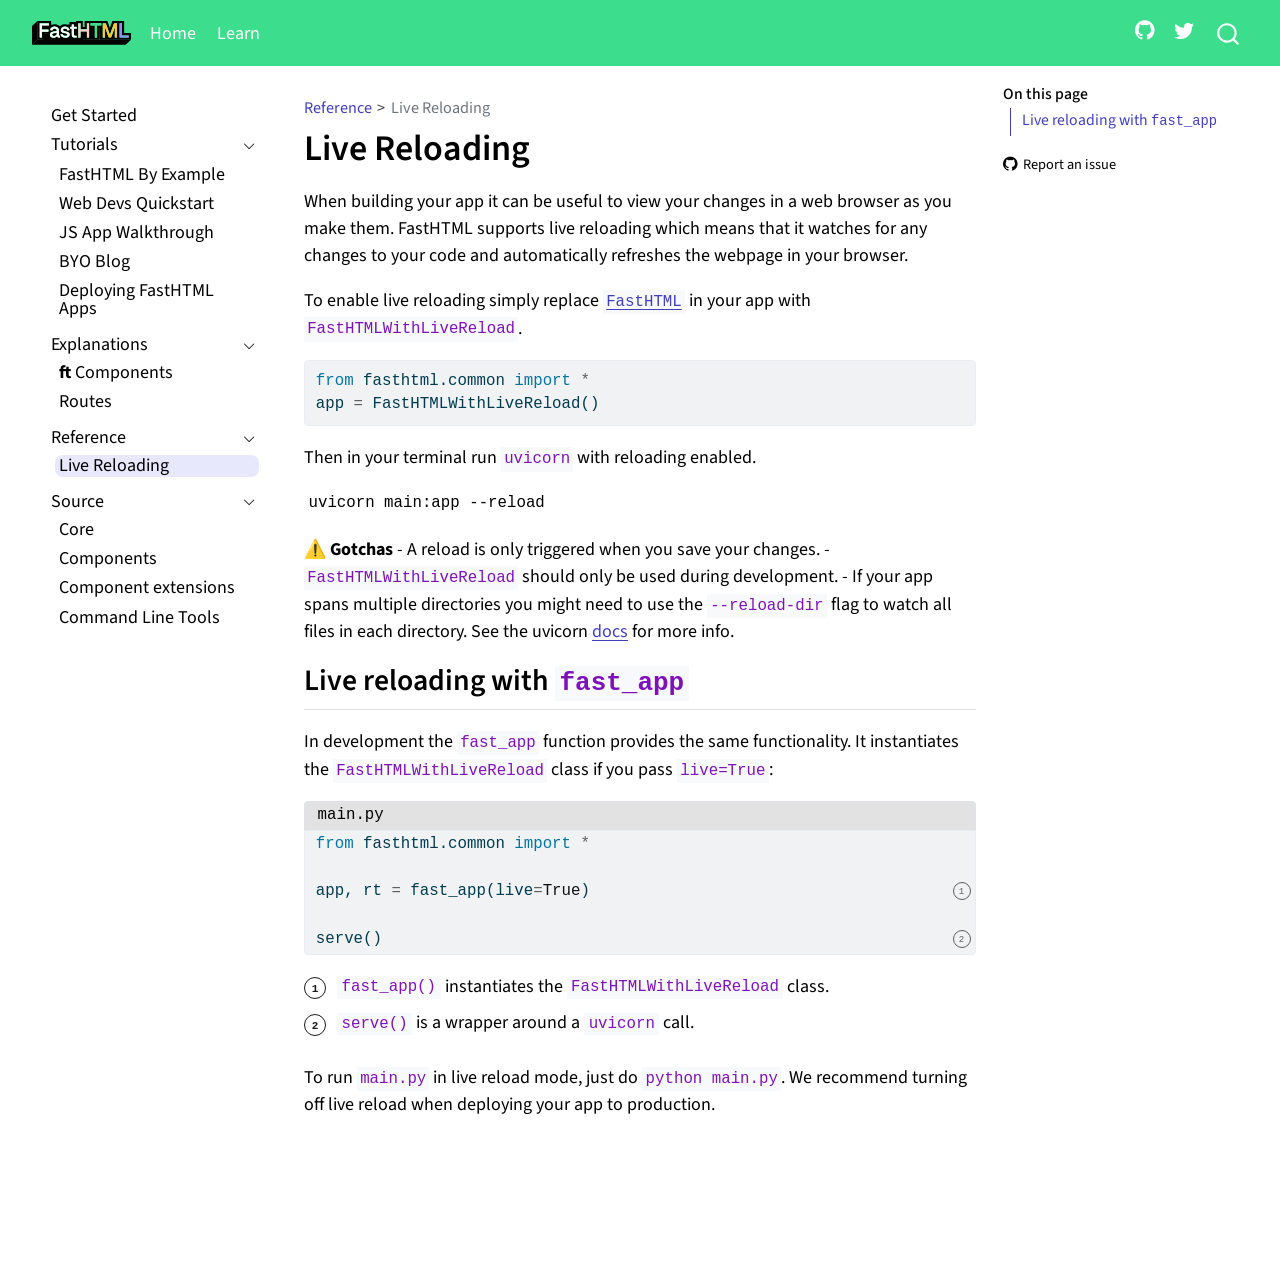
<file: ref/live_reload.html>
<!DOCTYPE html>
<html xmlns="http://www.w3.org/1999/xhtml" lang="en" xml:lang="en"><head>

<meta charset="utf-8">
<meta name="generator" content="quarto-1.5.55">

<meta name="viewport" content="width=device-width, initial-scale=1.0, user-scalable=yes">


<title>Live Reloading – fasthtml</title>
<style>
code{white-space: pre-wrap;}
span.smallcaps{font-variant: small-caps;}
div.columns{display: flex; gap: min(4vw, 1.5em);}
div.column{flex: auto; overflow-x: auto;}
div.hanging-indent{margin-left: 1.5em; text-indent: -1.5em;}
ul.task-list{list-style: none;}
ul.task-list li input[type="checkbox"] {
  width: 0.8em;
  margin: 0 0.8em 0.2em -1em; /* quarto-specific, see https://github.com/quarto-dev/quarto-cli/issues/4556 */ 
  vertical-align: middle;
}
/* CSS for syntax highlighting */
pre > code.sourceCode { white-space: pre; position: relative; }
pre > code.sourceCode > span { line-height: 1.25; }
pre > code.sourceCode > span:empty { height: 1.2em; }
.sourceCode { overflow: visible; }
code.sourceCode > span { color: inherit; text-decoration: inherit; }
div.sourceCode { margin: 1em 0; }
pre.sourceCode { margin: 0; }
@media screen {
div.sourceCode { overflow: auto; }
}
@media print {
pre > code.sourceCode { white-space: pre-wrap; }
pre > code.sourceCode > span { display: inline-block; text-indent: -5em; padding-left: 5em; }
}
pre.numberSource code
  { counter-reset: source-line 0; }
pre.numberSource code > span
  { position: relative; left: -4em; counter-increment: source-line; }
pre.numberSource code > span > a:first-child::before
  { content: counter(source-line);
    position: relative; left: -1em; text-align: right; vertical-align: baseline;
    border: none; display: inline-block;
    -webkit-touch-callout: none; -webkit-user-select: none;
    -khtml-user-select: none; -moz-user-select: none;
    -ms-user-select: none; user-select: none;
    padding: 0 4px; width: 4em;
  }
pre.numberSource { margin-left: 3em;  padding-left: 4px; }
div.sourceCode
  {   }
@media screen {
pre > code.sourceCode > span > a:first-child::before { text-decoration: underline; }
}
</style>


<script src="../site_libs/quarto-nav/quarto-nav.js"></script>
<script src="../site_libs/quarto-nav/headroom.min.js"></script>
<script src="../site_libs/clipboard/clipboard.min.js"></script>
<script src="../site_libs/quarto-search/autocomplete.umd.js"></script>
<script src="../site_libs/quarto-search/fuse.min.js"></script>
<script src="../site_libs/quarto-search/quarto-search.js"></script>
<meta name="quarto:offset" content="../">
<script src="../site_libs/quarto-html/quarto.js"></script>
<script src="../site_libs/quarto-html/popper.min.js"></script>
<script src="../site_libs/quarto-html/tippy.umd.min.js"></script>
<script src="../site_libs/quarto-html/anchor.min.js"></script>
<link href="../site_libs/quarto-html/tippy.css" rel="stylesheet">
<link href="../site_libs/quarto-html/quarto-syntax-highlighting.css" rel="stylesheet" id="quarto-text-highlighting-styles">
<script src="../site_libs/bootstrap/bootstrap.min.js"></script>
<link href="../site_libs/bootstrap/bootstrap-icons.css" rel="stylesheet">
<link href="../site_libs/bootstrap/bootstrap.min.css" rel="stylesheet" id="quarto-bootstrap" data-mode="light">
<script id="quarto-search-options" type="application/json">{
  "location": "navbar",
  "copy-button": false,
  "collapse-after": 3,
  "panel-placement": "end",
  "type": "overlay",
  "limit": 50,
  "keyboard-shortcut": [
    "f",
    "/",
    "s"
  ],
  "show-item-context": false,
  "language": {
    "search-no-results-text": "No results",
    "search-matching-documents-text": "matching documents",
    "search-copy-link-title": "Copy link to search",
    "search-hide-matches-text": "Hide additional matches",
    "search-more-match-text": "more match in this document",
    "search-more-matches-text": "more matches in this document",
    "search-clear-button-title": "Clear",
    "search-text-placeholder": "",
    "search-detached-cancel-button-title": "Cancel",
    "search-submit-button-title": "Submit",
    "search-label": "Search"
  }
}</script>


<link rel="stylesheet" href="../styles.css">
<meta property="og:title" content="Live Reloading – fasthtml">
<meta property="og:description" content="The fastest way to create an HTML app">
<meta property="og:site_name" content="fasthtml">
<meta name="twitter:title" content="Live Reloading – fasthtml">
<meta name="twitter:description" content="The fastest way to create an HTML app">
<meta name="twitter:card" content="summary">
</head>

<body class="nav-sidebar floating nav-fixed">

<div id="quarto-search-results"></div>
  <header id="quarto-header" class="headroom fixed-top">
    <nav class="navbar navbar-expand-lg " data-bs-theme="dark">
      <div class="navbar-container container-fluid">
      <div class="navbar-brand-container mx-auto">
    <a href="../index.html" class="navbar-brand navbar-brand-logo">
    <img src="../logo.svg" alt="" class="navbar-logo">
    </a>
  </div>
            <div id="quarto-search" class="" title="Search"></div>
          <button class="navbar-toggler" type="button" data-bs-toggle="collapse" data-bs-target="#navbarCollapse" aria-controls="navbarCollapse" role="menu" aria-expanded="false" aria-label="Toggle navigation" onclick="if (window.quartoToggleHeadroom) { window.quartoToggleHeadroom(); }">
  <span class="navbar-toggler-icon"></span>
</button>
          <div class="collapse navbar-collapse" id="navbarCollapse">
            <ul class="navbar-nav navbar-nav-scroll me-auto">
  <li class="nav-item">
    <a class="nav-link" href="https://fastht.ml"> 
<span class="menu-text">Home</span></a>
  </li>  
  <li class="nav-item">
    <a class="nav-link" href="https://about.fastht.ml"> 
<span class="menu-text">Learn</span></a>
  </li>  
</ul>
            <ul class="navbar-nav navbar-nav-scroll ms-auto">
  <li class="nav-item compact">
    <a class="nav-link" href="https://github.com/answerdotai/fasthtml"> <i class="bi bi-github" role="img">
</i> 
<span class="menu-text"></span></a>
  </li>  
  <li class="nav-item compact">
    <a class="nav-link" href="https://x.com/answerdotai"> <i class="bi bi-twitter" role="img" aria-label="Fast.ai Twitter">
</i> 
<span class="menu-text"></span></a>
  </li>  
</ul>
          </div> <!-- /navcollapse -->
            <div class="quarto-navbar-tools">
</div>
      </div> <!-- /container-fluid -->
    </nav>
  <nav class="quarto-secondary-nav">
    <div class="container-fluid d-flex">
      <button type="button" class="quarto-btn-toggle btn" data-bs-toggle="collapse" role="button" data-bs-target=".quarto-sidebar-collapse-item" aria-controls="quarto-sidebar" aria-expanded="false" aria-label="Toggle sidebar navigation" onclick="if (window.quartoToggleHeadroom) { window.quartoToggleHeadroom(); }">
        <i class="bi bi-layout-text-sidebar-reverse"></i>
      </button>
        <nav class="quarto-page-breadcrumbs" aria-label="breadcrumb"><ol class="breadcrumb"><li class="breadcrumb-item"><a href="../ref/live_reload.html">Reference</a></li><li class="breadcrumb-item"><a href="../ref/live_reload.html">Live Reloading</a></li></ol></nav>
        <a class="flex-grow-1" role="navigation" data-bs-toggle="collapse" data-bs-target=".quarto-sidebar-collapse-item" aria-controls="quarto-sidebar" aria-expanded="false" aria-label="Toggle sidebar navigation" onclick="if (window.quartoToggleHeadroom) { window.quartoToggleHeadroom(); }">      
        </a>
    </div>
  </nav>
</header>
<!-- content -->
<div id="quarto-content" class="quarto-container page-columns page-rows-contents page-layout-article page-navbar">
<!-- sidebar -->
  <nav id="quarto-sidebar" class="sidebar collapse collapse-horizontal quarto-sidebar-collapse-item sidebar-navigation floating overflow-auto">
    <div class="sidebar-menu-container"> 
    <ul class="list-unstyled mt-1">
        <li class="sidebar-item">
  <div class="sidebar-item-container"> 
  <a href="../index.html" class="sidebar-item-text sidebar-link">
 <span class="menu-text">Get Started</span></a>
  </div>
</li>
        <li class="sidebar-item sidebar-item-section">
      <div class="sidebar-item-container"> 
            <a href="../tutorials/index.html" class="sidebar-item-text sidebar-link">
 <span class="menu-text">Tutorials</span></a>
          <a class="sidebar-item-toggle text-start" data-bs-toggle="collapse" data-bs-target="#quarto-sidebar-section-1" role="navigation" aria-expanded="true" aria-label="Toggle section">
            <i class="bi bi-chevron-right ms-2"></i>
          </a> 
      </div>
      <ul id="quarto-sidebar-section-1" class="collapse list-unstyled sidebar-section depth1 show">  
          <li class="sidebar-item">
  <div class="sidebar-item-container"> 
  <a href="../tutorials/by_example.html" class="sidebar-item-text sidebar-link">
 <span class="menu-text">FastHTML By Example</span></a>
  </div>
</li>
          <li class="sidebar-item">
  <div class="sidebar-item-container"> 
  <a href="../tutorials/quickstart_for_web_devs.html" class="sidebar-item-text sidebar-link">
 <span class="menu-text">Web Devs Quickstart</span></a>
  </div>
</li>
          <li class="sidebar-item">
  <div class="sidebar-item-container"> 
  <a href="../tutorials/e2e.html" class="sidebar-item-text sidebar-link">
 <span class="menu-text">JS App Walkthrough</span></a>
  </div>
</li>
          <li class="sidebar-item">
  <div class="sidebar-item-container"> 
  <a href="../tutorials/tutorial_for_web_devs.html" class="sidebar-item-text sidebar-link">
 <span class="menu-text">BYO Blog</span></a>
  </div>
</li>
          <li class="sidebar-item">
  <div class="sidebar-item-container"> 
  <a href="../tutorials/deployment.html" class="sidebar-item-text sidebar-link">
 <span class="menu-text">Deploying FastHTML Apps</span></a>
  </div>
</li>
      </ul>
  </li>
        <li class="sidebar-item sidebar-item-section">
      <div class="sidebar-item-container"> 
            <a class="sidebar-item-text sidebar-link text-start" data-bs-toggle="collapse" data-bs-target="#quarto-sidebar-section-2" role="navigation" aria-expanded="true">
 <span class="menu-text">Explanations</span></a>
          <a class="sidebar-item-toggle text-start" data-bs-toggle="collapse" data-bs-target="#quarto-sidebar-section-2" role="navigation" aria-expanded="true" aria-label="Toggle section">
            <i class="bi bi-chevron-right ms-2"></i>
          </a> 
      </div>
      <ul id="quarto-sidebar-section-2" class="collapse list-unstyled sidebar-section depth1 show">  
          <li class="sidebar-item">
  <div class="sidebar-item-container"> 
  <a href="../explains/explaining_xt_components.html" class="sidebar-item-text sidebar-link">
 <span class="menu-text"><strong>ft</strong> Components</span></a>
  </div>
</li>
          <li class="sidebar-item">
  <div class="sidebar-item-container"> 
  <a href="../explains/routes.html" class="sidebar-item-text sidebar-link">
 <span class="menu-text">Routes</span></a>
  </div>
</li>
      </ul>
  </li>
        <li class="sidebar-item sidebar-item-section">
      <div class="sidebar-item-container"> 
            <a class="sidebar-item-text sidebar-link text-start" data-bs-toggle="collapse" data-bs-target="#quarto-sidebar-section-3" role="navigation" aria-expanded="true">
 <span class="menu-text">Reference</span></a>
          <a class="sidebar-item-toggle text-start" data-bs-toggle="collapse" data-bs-target="#quarto-sidebar-section-3" role="navigation" aria-expanded="true" aria-label="Toggle section">
            <i class="bi bi-chevron-right ms-2"></i>
          </a> 
      </div>
      <ul id="quarto-sidebar-section-3" class="collapse list-unstyled sidebar-section depth1 show">  
          <li class="sidebar-item">
  <div class="sidebar-item-container"> 
  <a href="../ref/live_reload.html" class="sidebar-item-text sidebar-link active">
 <span class="menu-text">Live Reloading</span></a>
  </div>
</li>
      </ul>
  </li>
        <li class="sidebar-item sidebar-item-section">
      <div class="sidebar-item-container"> 
            <a class="sidebar-item-text sidebar-link text-start" data-bs-toggle="collapse" data-bs-target="#quarto-sidebar-section-4" role="navigation" aria-expanded="true">
 <span class="menu-text">Source</span></a>
          <a class="sidebar-item-toggle text-start" data-bs-toggle="collapse" data-bs-target="#quarto-sidebar-section-4" role="navigation" aria-expanded="true" aria-label="Toggle section">
            <i class="bi bi-chevron-right ms-2"></i>
          </a> 
      </div>
      <ul id="quarto-sidebar-section-4" class="collapse list-unstyled sidebar-section depth1 show">  
          <li class="sidebar-item">
  <div class="sidebar-item-container"> 
  <a href="../api/core.html" class="sidebar-item-text sidebar-link">
 <span class="menu-text">Core</span></a>
  </div>
</li>
          <li class="sidebar-item">
  <div class="sidebar-item-container"> 
  <a href="../api/components.html" class="sidebar-item-text sidebar-link">
 <span class="menu-text">Components</span></a>
  </div>
</li>
          <li class="sidebar-item">
  <div class="sidebar-item-container"> 
  <a href="../api/xtend.html" class="sidebar-item-text sidebar-link">
 <span class="menu-text">Component extensions</span></a>
  </div>
</li>
          <li class="sidebar-item">
  <div class="sidebar-item-container"> 
  <a href="../api/cli.html" class="sidebar-item-text sidebar-link">
 <span class="menu-text">Command Line Tools</span></a>
  </div>
</li>
      </ul>
  </li>
    </ul>
    </div>
</nav>
<div id="quarto-sidebar-glass" class="quarto-sidebar-collapse-item" data-bs-toggle="collapse" data-bs-target=".quarto-sidebar-collapse-item"></div>
<!-- margin-sidebar -->
    <div id="quarto-margin-sidebar" class="sidebar margin-sidebar">
        <nav id="TOC" role="doc-toc" class="toc-active">
    <h2 id="toc-title">On this page</h2>
   
  <ul>
  <li><a href="#live-reloading-with-fast_app" id="toc-live-reloading-with-fast_app" class="nav-link active" data-scroll-target="#live-reloading-with-fast_app">Live reloading with <code>fast_app</code></a></li>
  </ul>
<div class="toc-actions"><ul><li><a href="https://github.com/AnswerDotAI/fasthtml/issues/new" class="toc-action"><i class="bi bi-github"></i>Report an issue</a></li></ul></div></nav>
    </div>
<!-- main -->
<main class="content" id="quarto-document-content">

<header id="title-block-header" class="quarto-title-block default"><nav class="quarto-page-breadcrumbs quarto-title-breadcrumbs d-none d-lg-block" aria-label="breadcrumb"><ol class="breadcrumb"><li class="breadcrumb-item"><a href="../ref/live_reload.html">Reference</a></li><li class="breadcrumb-item"><a href="../ref/live_reload.html">Live Reloading</a></li></ol></nav>
<div class="quarto-title">
<h1 class="title">Live Reloading</h1>
</div>



<div class="quarto-title-meta">

    
  
    
  </div>
  


</header>


<!-- WARNING: THIS FILE WAS AUTOGENERATED! DO NOT EDIT! -->
<p>When building your app it can be useful to view your changes in a web browser as you make them. FastHTML supports live reloading which means that it watches for any changes to your code and automatically refreshes the webpage in your browser.</p>
<p>To enable live reloading simply replace <a href="https://AnswerDotAI.github.io/fasthtml/api/core.html#fasthtml"><code>FastHTML</code></a> in your app with <code>FastHTMLWithLiveReload</code>.</p>
<div class="sourceCode" id="cb1"><pre class="sourceCode python code-with-copy"><code class="sourceCode python"><span id="cb1-1"><a href="#cb1-1" aria-hidden="true" tabindex="-1"></a><span class="im">from</span> fasthtml.common <span class="im">import</span> <span class="op">*</span></span>
<span id="cb1-2"><a href="#cb1-2" aria-hidden="true" tabindex="-1"></a>app <span class="op">=</span> FastHTMLWithLiveReload()</span></code><button title="Copy to Clipboard" class="code-copy-button"><i class="bi"></i></button></pre></div>
<p>Then in your terminal run <code>uvicorn</code> with reloading enabled.</p>
<pre><code>uvicorn main:app --reload</code></pre>
<p><strong>⚠️ Gotchas</strong> - A reload is only triggered when you save your changes. - <code>FastHTMLWithLiveReload</code> should only be used during development. - If your app spans multiple directories you might need to use the <code>--reload-dir</code> flag to watch all files in each directory. See the uvicorn <a href="https://www.uvicorn.org/settings/#development">docs</a> for more info.</p>
<section id="live-reloading-with-fast_app" class="level2">
<h2 class="anchored" data-anchor-id="live-reloading-with-fast_app">Live reloading with <code>fast_app</code></h2>
<p>In development the <code>fast_app</code> function provides the same functionality. It instantiates the <code>FastHTMLWithLiveReload</code> class if you pass <code>live=True</code>:</p>
<div class="code-with-filename">
<div class="code-with-filename-file">
<pre><strong>main.py</strong></pre>
</div>
<div class="sourceCode" id="annotated-cell-3" data-filename="main.py"><pre class="sourceCode python code-annotation-code code-with-copy code-annotated"><code class="sourceCode python"><span id="annotated-cell-3-1"><a href="#annotated-cell-3-1" aria-hidden="true" tabindex="-1"></a><span class="im">from</span> fasthtml.common <span class="im">import</span> <span class="op">*</span></span>
<span id="annotated-cell-3-2"><a href="#annotated-cell-3-2" aria-hidden="true" tabindex="-1"></a></span>
<a class="code-annotation-anchor" data-target-cell="annotated-cell-3" data-target-annotation="1" onclick="event.preventDefault();">1</a><span id="annotated-cell-3-3" class="code-annotation-target"><a href="#annotated-cell-3-3" aria-hidden="true" tabindex="-1"></a>app, rt <span class="op">=</span> fast_app(live<span class="op">=</span><span class="va">True</span>)</span>
<span id="annotated-cell-3-4"><a href="#annotated-cell-3-4" aria-hidden="true" tabindex="-1"></a></span>
<a class="code-annotation-anchor" data-target-cell="annotated-cell-3" data-target-annotation="2" onclick="event.preventDefault();">2</a><span id="annotated-cell-3-5" class="code-annotation-target"><a href="#annotated-cell-3-5" aria-hidden="true" tabindex="-1"></a>serve()</span><div class="code-annotation-gutter-bg"></div><div class="code-annotation-gutter"></div></code><button title="Copy to Clipboard" class="code-copy-button"><i class="bi"></i></button></pre></div>
</div>
<dl class="code-annotation-container-grid">
<dt data-target-cell="annotated-cell-3" data-target-annotation="1">1</dt>
<dd>
<span data-code-cell="annotated-cell-3" data-code-lines="3" data-code-annotation="1"><code>fast_app()</code> instantiates the <code>FastHTMLWithLiveReload</code> class.</span>
</dd>
<dt data-target-cell="annotated-cell-3" data-target-annotation="2">2</dt>
<dd>
<span data-code-cell="annotated-cell-3" data-code-lines="5" data-code-annotation="2"><code>serve()</code> is a wrapper around a <code>uvicorn</code> call.</span>
</dd>
</dl>
<p>To run <code>main.py</code> in live reload mode, just do <code>python main.py</code>. We recommend turning off live reload when deploying your app to production.</p>


</section>

</main> <!-- /main -->
<script id="quarto-html-after-body" type="application/javascript">
window.document.addEventListener("DOMContentLoaded", function (event) {
  const toggleBodyColorMode = (bsSheetEl) => {
    const mode = bsSheetEl.getAttribute("data-mode");
    const bodyEl = window.document.querySelector("body");
    if (mode === "dark") {
      bodyEl.classList.add("quarto-dark");
      bodyEl.classList.remove("quarto-light");
    } else {
      bodyEl.classList.add("quarto-light");
      bodyEl.classList.remove("quarto-dark");
    }
  }
  const toggleBodyColorPrimary = () => {
    const bsSheetEl = window.document.querySelector("link#quarto-bootstrap");
    if (bsSheetEl) {
      toggleBodyColorMode(bsSheetEl);
    }
  }
  toggleBodyColorPrimary();  
  const icon = "";
  const anchorJS = new window.AnchorJS();
  anchorJS.options = {
    placement: 'right',
    icon: icon
  };
  anchorJS.add('.anchored');
  const isCodeAnnotation = (el) => {
    for (const clz of el.classList) {
      if (clz.startsWith('code-annotation-')) {                     
        return true;
      }
    }
    return false;
  }
  const onCopySuccess = function(e) {
    // button target
    const button = e.trigger;
    // don't keep focus
    button.blur();
    // flash "checked"
    button.classList.add('code-copy-button-checked');
    var currentTitle = button.getAttribute("title");
    button.setAttribute("title", "Copied!");
    let tooltip;
    if (window.bootstrap) {
      button.setAttribute("data-bs-toggle", "tooltip");
      button.setAttribute("data-bs-placement", "left");
      button.setAttribute("data-bs-title", "Copied!");
      tooltip = new bootstrap.Tooltip(button, 
        { trigger: "manual", 
          customClass: "code-copy-button-tooltip",
          offset: [0, -8]});
      tooltip.show();    
    }
    setTimeout(function() {
      if (tooltip) {
        tooltip.hide();
        button.removeAttribute("data-bs-title");
        button.removeAttribute("data-bs-toggle");
        button.removeAttribute("data-bs-placement");
      }
      button.setAttribute("title", currentTitle);
      button.classList.remove('code-copy-button-checked');
    }, 1000);
    // clear code selection
    e.clearSelection();
  }
  const getTextToCopy = function(trigger) {
      const codeEl = trigger.previousElementSibling.cloneNode(true);
      for (const childEl of codeEl.children) {
        if (isCodeAnnotation(childEl)) {
          childEl.remove();
        }
      }
      return codeEl.innerText;
  }
  const clipboard = new window.ClipboardJS('.code-copy-button:not([data-in-quarto-modal])', {
    text: getTextToCopy
  });
  clipboard.on('success', onCopySuccess);
  if (window.document.getElementById('quarto-embedded-source-code-modal')) {
    // For code content inside modals, clipBoardJS needs to be initialized with a container option
    // TODO: Check when it could be a function (https://github.com/zenorocha/clipboard.js/issues/860)
    const clipboardModal = new window.ClipboardJS('.code-copy-button[data-in-quarto-modal]', {
      text: getTextToCopy,
      container: window.document.getElementById('quarto-embedded-source-code-modal')
    });
    clipboardModal.on('success', onCopySuccess);
  }
    var localhostRegex = new RegExp(/^(?:http|https):\/\/localhost\:?[0-9]*\//);
    var mailtoRegex = new RegExp(/^mailto:/);
      var filterRegex = new RegExp("https:\/\/AnswerDotAI\.github\.io\/fasthtml");
    var isInternal = (href) => {
        return filterRegex.test(href) || localhostRegex.test(href) || mailtoRegex.test(href);
    }
    // Inspect non-navigation links and adorn them if external
 	var links = window.document.querySelectorAll('a[href]:not(.nav-link):not(.navbar-brand):not(.toc-action):not(.sidebar-link):not(.sidebar-item-toggle):not(.pagination-link):not(.no-external):not([aria-hidden]):not(.dropdown-item):not(.quarto-navigation-tool):not(.about-link)');
    for (var i=0; i<links.length; i++) {
      const link = links[i];
      if (!isInternal(link.href)) {
        // undo the damage that might have been done by quarto-nav.js in the case of
        // links that we want to consider external
        if (link.dataset.originalHref !== undefined) {
          link.href = link.dataset.originalHref;
        }
      }
    }
  function tippyHover(el, contentFn, onTriggerFn, onUntriggerFn) {
    const config = {
      allowHTML: true,
      maxWidth: 500,
      delay: 100,
      arrow: false,
      appendTo: function(el) {
          return el.parentElement;
      },
      interactive: true,
      interactiveBorder: 10,
      theme: 'quarto',
      placement: 'bottom-start',
    };
    if (contentFn) {
      config.content = contentFn;
    }
    if (onTriggerFn) {
      config.onTrigger = onTriggerFn;
    }
    if (onUntriggerFn) {
      config.onUntrigger = onUntriggerFn;
    }
    window.tippy(el, config); 
  }
  const noterefs = window.document.querySelectorAll('a[role="doc-noteref"]');
  for (var i=0; i<noterefs.length; i++) {
    const ref = noterefs[i];
    tippyHover(ref, function() {
      // use id or data attribute instead here
      let href = ref.getAttribute('data-footnote-href') || ref.getAttribute('href');
      try { href = new URL(href).hash; } catch {}
      const id = href.replace(/^#\/?/, "");
      const note = window.document.getElementById(id);
      if (note) {
        return note.innerHTML;
      } else {
        return "";
      }
    });
  }
  const xrefs = window.document.querySelectorAll('a.quarto-xref');
  const processXRef = (id, note) => {
    // Strip column container classes
    const stripColumnClz = (el) => {
      el.classList.remove("page-full", "page-columns");
      if (el.children) {
        for (const child of el.children) {
          stripColumnClz(child);
        }
      }
    }
    stripColumnClz(note)
    if (id === null || id.startsWith('sec-')) {
      // Special case sections, only their first couple elements
      const container = document.createElement("div");
      if (note.children && note.children.length > 2) {
        container.appendChild(note.children[0].cloneNode(true));
        for (let i = 1; i < note.children.length; i++) {
          const child = note.children[i];
          if (child.tagName === "P" && child.innerText === "") {
            continue;
          } else {
            container.appendChild(child.cloneNode(true));
            break;
          }
        }
        if (window.Quarto?.typesetMath) {
          window.Quarto.typesetMath(container);
        }
        return container.innerHTML
      } else {
        if (window.Quarto?.typesetMath) {
          window.Quarto.typesetMath(note);
        }
        return note.innerHTML;
      }
    } else {
      // Remove any anchor links if they are present
      const anchorLink = note.querySelector('a.anchorjs-link');
      if (anchorLink) {
        anchorLink.remove();
      }
      if (window.Quarto?.typesetMath) {
        window.Quarto.typesetMath(note);
      }
      // TODO in 1.5, we should make sure this works without a callout special case
      if (note.classList.contains("callout")) {
        return note.outerHTML;
      } else {
        return note.innerHTML;
      }
    }
  }
  for (var i=0; i<xrefs.length; i++) {
    const xref = xrefs[i];
    tippyHover(xref, undefined, function(instance) {
      instance.disable();
      let url = xref.getAttribute('href');
      let hash = undefined; 
      if (url.startsWith('#')) {
        hash = url;
      } else {
        try { hash = new URL(url).hash; } catch {}
      }
      if (hash) {
        const id = hash.replace(/^#\/?/, "");
        const note = window.document.getElementById(id);
        if (note !== null) {
          try {
            const html = processXRef(id, note.cloneNode(true));
            instance.setContent(html);
          } finally {
            instance.enable();
            instance.show();
          }
        } else {
          // See if we can fetch this
          fetch(url.split('#')[0])
          .then(res => res.text())
          .then(html => {
            const parser = new DOMParser();
            const htmlDoc = parser.parseFromString(html, "text/html");
            const note = htmlDoc.getElementById(id);
            if (note !== null) {
              const html = processXRef(id, note);
              instance.setContent(html);
            } 
          }).finally(() => {
            instance.enable();
            instance.show();
          });
        }
      } else {
        // See if we can fetch a full url (with no hash to target)
        // This is a special case and we should probably do some content thinning / targeting
        fetch(url)
        .then(res => res.text())
        .then(html => {
          const parser = new DOMParser();
          const htmlDoc = parser.parseFromString(html, "text/html");
          const note = htmlDoc.querySelector('main.content');
          if (note !== null) {
            // This should only happen for chapter cross references
            // (since there is no id in the URL)
            // remove the first header
            if (note.children.length > 0 && note.children[0].tagName === "HEADER") {
              note.children[0].remove();
            }
            const html = processXRef(null, note);
            instance.setContent(html);
          } 
        }).finally(() => {
          instance.enable();
          instance.show();
        });
      }
    }, function(instance) {
    });
  }
      let selectedAnnoteEl;
      const selectorForAnnotation = ( cell, annotation) => {
        let cellAttr = 'data-code-cell="' + cell + '"';
        let lineAttr = 'data-code-annotation="' +  annotation + '"';
        const selector = 'span[' + cellAttr + '][' + lineAttr + ']';
        return selector;
      }
      const selectCodeLines = (annoteEl) => {
        const doc = window.document;
        const targetCell = annoteEl.getAttribute("data-target-cell");
        const targetAnnotation = annoteEl.getAttribute("data-target-annotation");
        const annoteSpan = window.document.querySelector(selectorForAnnotation(targetCell, targetAnnotation));
        const lines = annoteSpan.getAttribute("data-code-lines").split(",");
        const lineIds = lines.map((line) => {
          return targetCell + "-" + line;
        })
        let top = null;
        let height = null;
        let parent = null;
        if (lineIds.length > 0) {
            //compute the position of the single el (top and bottom and make a div)
            const el = window.document.getElementById(lineIds[0]);
            top = el.offsetTop;
            height = el.offsetHeight;
            parent = el.parentElement.parentElement;
          if (lineIds.length > 1) {
            const lastEl = window.document.getElementById(lineIds[lineIds.length - 1]);
            const bottom = lastEl.offsetTop + lastEl.offsetHeight;
            height = bottom - top;
          }
          if (top !== null && height !== null && parent !== null) {
            // cook up a div (if necessary) and position it 
            let div = window.document.getElementById("code-annotation-line-highlight");
            if (div === null) {
              div = window.document.createElement("div");
              div.setAttribute("id", "code-annotation-line-highlight");
              div.style.position = 'absolute';
              parent.appendChild(div);
            }
            div.style.top = top - 2 + "px";
            div.style.height = height + 4 + "px";
            div.style.left = 0;
            let gutterDiv = window.document.getElementById("code-annotation-line-highlight-gutter");
            if (gutterDiv === null) {
              gutterDiv = window.document.createElement("div");
              gutterDiv.setAttribute("id", "code-annotation-line-highlight-gutter");
              gutterDiv.style.position = 'absolute';
              const codeCell = window.document.getElementById(targetCell);
              const gutter = codeCell.querySelector('.code-annotation-gutter');
              gutter.appendChild(gutterDiv);
            }
            gutterDiv.style.top = top - 2 + "px";
            gutterDiv.style.height = height + 4 + "px";
          }
          selectedAnnoteEl = annoteEl;
        }
      };
      const unselectCodeLines = () => {
        const elementsIds = ["code-annotation-line-highlight", "code-annotation-line-highlight-gutter"];
        elementsIds.forEach((elId) => {
          const div = window.document.getElementById(elId);
          if (div) {
            div.remove();
          }
        });
        selectedAnnoteEl = undefined;
      };
        // Handle positioning of the toggle
    window.addEventListener(
      "resize",
      throttle(() => {
        elRect = undefined;
        if (selectedAnnoteEl) {
          selectCodeLines(selectedAnnoteEl);
        }
      }, 10)
    );
    function throttle(fn, ms) {
    let throttle = false;
    let timer;
      return (...args) => {
        if(!throttle) { // first call gets through
            fn.apply(this, args);
            throttle = true;
        } else { // all the others get throttled
            if(timer) clearTimeout(timer); // cancel #2
            timer = setTimeout(() => {
              fn.apply(this, args);
              timer = throttle = false;
            }, ms);
        }
      };
    }
      // Attach click handler to the DT
      const annoteDls = window.document.querySelectorAll('dt[data-target-cell]');
      for (const annoteDlNode of annoteDls) {
        annoteDlNode.addEventListener('click', (event) => {
          const clickedEl = event.target;
          if (clickedEl !== selectedAnnoteEl) {
            unselectCodeLines();
            const activeEl = window.document.querySelector('dt[data-target-cell].code-annotation-active');
            if (activeEl) {
              activeEl.classList.remove('code-annotation-active');
            }
            selectCodeLines(clickedEl);
            clickedEl.classList.add('code-annotation-active');
          } else {
            // Unselect the line
            unselectCodeLines();
            clickedEl.classList.remove('code-annotation-active');
          }
        });
      }
  const findCites = (el) => {
    const parentEl = el.parentElement;
    if (parentEl) {
      const cites = parentEl.dataset.cites;
      if (cites) {
        return {
          el,
          cites: cites.split(' ')
        };
      } else {
        return findCites(el.parentElement)
      }
    } else {
      return undefined;
    }
  };
  var bibliorefs = window.document.querySelectorAll('a[role="doc-biblioref"]');
  for (var i=0; i<bibliorefs.length; i++) {
    const ref = bibliorefs[i];
    const citeInfo = findCites(ref);
    if (citeInfo) {
      tippyHover(citeInfo.el, function() {
        var popup = window.document.createElement('div');
        citeInfo.cites.forEach(function(cite) {
          var citeDiv = window.document.createElement('div');
          citeDiv.classList.add('hanging-indent');
          citeDiv.classList.add('csl-entry');
          var biblioDiv = window.document.getElementById('ref-' + cite);
          if (biblioDiv) {
            citeDiv.innerHTML = biblioDiv.innerHTML;
          }
          popup.appendChild(citeDiv);
        });
        return popup.innerHTML;
      });
    }
  }
});
</script>
</div> <!-- /content -->




<footer class="footer"><div class="nav-footer"><div class="nav-footer-center"><div class="toc-actions d-sm-block d-md-none"><ul><li><a href="https://github.com/AnswerDotAI/fasthtml/issues/new" class="toc-action"><i class="bi bi-github"></i>Report an issue</a></li></ul></div></div></div></footer></body></html>
</file>
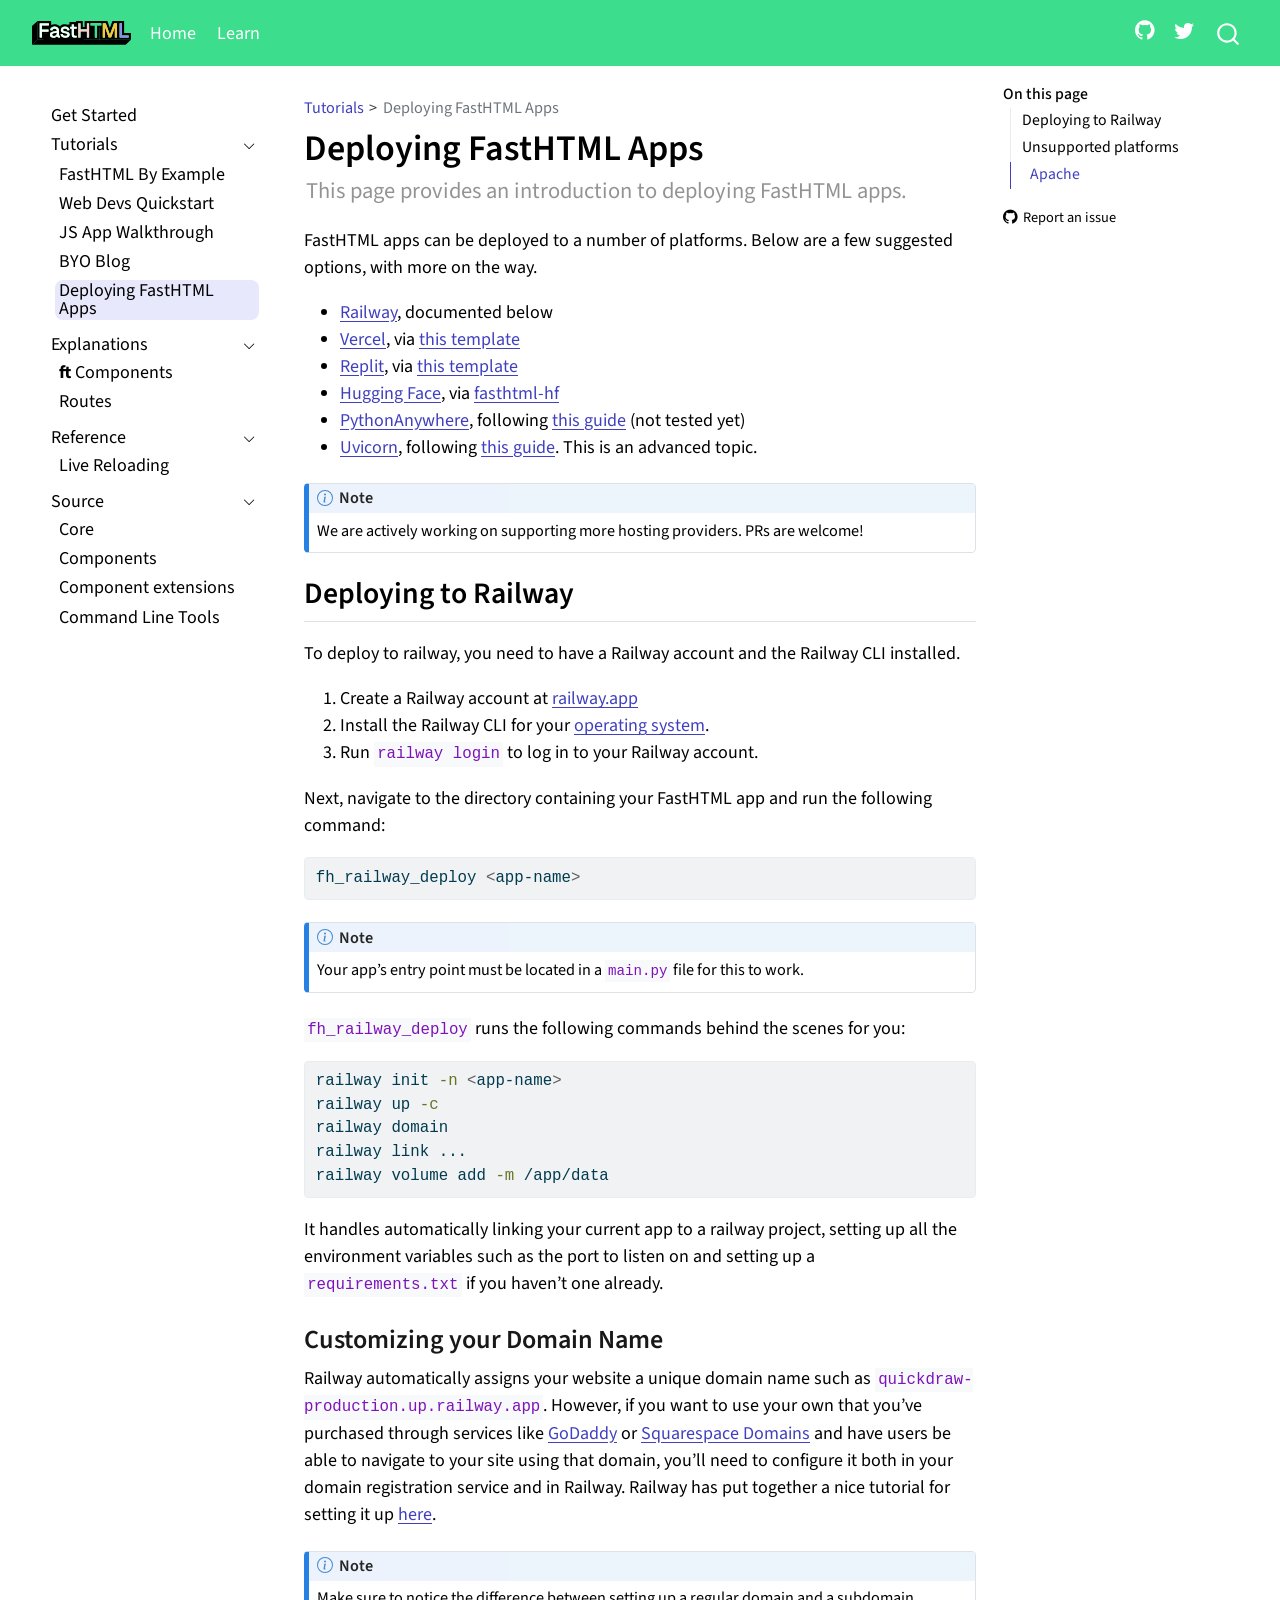
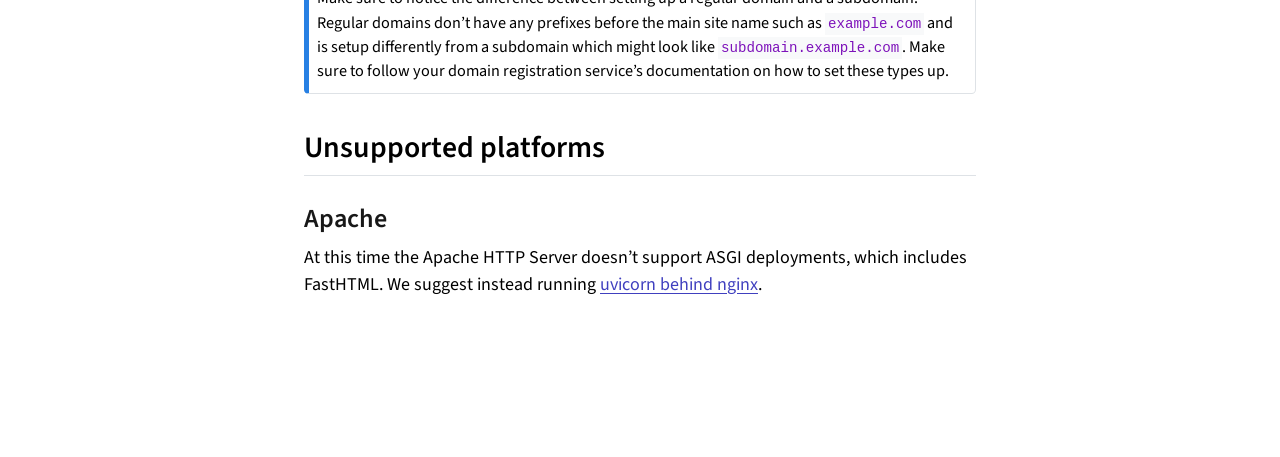
<file: tutorials/deployment.html>
<!DOCTYPE html>
<html xmlns="http://www.w3.org/1999/xhtml" lang="en" xml:lang="en"><head>

<meta charset="utf-8">
<meta name="generator" content="quarto-1.5.55">

<meta name="viewport" content="width=device-width, initial-scale=1.0, user-scalable=yes">

<meta name="description" content="This page provides an introduction to deploying FastHTML apps.">

<title>Deploying FastHTML Apps – fasthtml</title>
<style>
code{white-space: pre-wrap;}
span.smallcaps{font-variant: small-caps;}
div.columns{display: flex; gap: min(4vw, 1.5em);}
div.column{flex: auto; overflow-x: auto;}
div.hanging-indent{margin-left: 1.5em; text-indent: -1.5em;}
ul.task-list{list-style: none;}
ul.task-list li input[type="checkbox"] {
  width: 0.8em;
  margin: 0 0.8em 0.2em -1em; /* quarto-specific, see https://github.com/quarto-dev/quarto-cli/issues/4556 */ 
  vertical-align: middle;
}
/* CSS for syntax highlighting */
pre > code.sourceCode { white-space: pre; position: relative; }
pre > code.sourceCode > span { line-height: 1.25; }
pre > code.sourceCode > span:empty { height: 1.2em; }
.sourceCode { overflow: visible; }
code.sourceCode > span { color: inherit; text-decoration: inherit; }
div.sourceCode { margin: 1em 0; }
pre.sourceCode { margin: 0; }
@media screen {
div.sourceCode { overflow: auto; }
}
@media print {
pre > code.sourceCode { white-space: pre-wrap; }
pre > code.sourceCode > span { display: inline-block; text-indent: -5em; padding-left: 5em; }
}
pre.numberSource code
  { counter-reset: source-line 0; }
pre.numberSource code > span
  { position: relative; left: -4em; counter-increment: source-line; }
pre.numberSource code > span > a:first-child::before
  { content: counter(source-line);
    position: relative; left: -1em; text-align: right; vertical-align: baseline;
    border: none; display: inline-block;
    -webkit-touch-callout: none; -webkit-user-select: none;
    -khtml-user-select: none; -moz-user-select: none;
    -ms-user-select: none; user-select: none;
    padding: 0 4px; width: 4em;
  }
pre.numberSource { margin-left: 3em;  padding-left: 4px; }
div.sourceCode
  {   }
@media screen {
pre > code.sourceCode > span > a:first-child::before { text-decoration: underline; }
}
</style>


<script src="../site_libs/quarto-nav/quarto-nav.js"></script>
<script src="../site_libs/quarto-nav/headroom.min.js"></script>
<script src="../site_libs/clipboard/clipboard.min.js"></script>
<script src="../site_libs/quarto-search/autocomplete.umd.js"></script>
<script src="../site_libs/quarto-search/fuse.min.js"></script>
<script src="../site_libs/quarto-search/quarto-search.js"></script>
<meta name="quarto:offset" content="../">
<script src="../site_libs/quarto-html/quarto.js"></script>
<script src="../site_libs/quarto-html/popper.min.js"></script>
<script src="../site_libs/quarto-html/tippy.umd.min.js"></script>
<script src="../site_libs/quarto-html/anchor.min.js"></script>
<link href="../site_libs/quarto-html/tippy.css" rel="stylesheet">
<link href="../site_libs/quarto-html/quarto-syntax-highlighting.css" rel="stylesheet" id="quarto-text-highlighting-styles">
<script src="../site_libs/bootstrap/bootstrap.min.js"></script>
<link href="../site_libs/bootstrap/bootstrap-icons.css" rel="stylesheet">
<link href="../site_libs/bootstrap/bootstrap.min.css" rel="stylesheet" id="quarto-bootstrap" data-mode="light">
<script id="quarto-search-options" type="application/json">{
  "location": "navbar",
  "copy-button": false,
  "collapse-after": 3,
  "panel-placement": "end",
  "type": "overlay",
  "limit": 50,
  "keyboard-shortcut": [
    "f",
    "/",
    "s"
  ],
  "show-item-context": false,
  "language": {
    "search-no-results-text": "No results",
    "search-matching-documents-text": "matching documents",
    "search-copy-link-title": "Copy link to search",
    "search-hide-matches-text": "Hide additional matches",
    "search-more-match-text": "more match in this document",
    "search-more-matches-text": "more matches in this document",
    "search-clear-button-title": "Clear",
    "search-text-placeholder": "",
    "search-detached-cancel-button-title": "Cancel",
    "search-submit-button-title": "Submit",
    "search-label": "Search"
  }
}</script>


<link rel="stylesheet" href="../styles.css">
<meta property="og:title" content="Deploying FastHTML Apps – fasthtml">
<meta property="og:description" content="This page provides an introduction to deploying FastHTML apps.">
<meta property="og:site_name" content="fasthtml">
<meta name="twitter:title" content="Deploying FastHTML Apps – fasthtml">
<meta name="twitter:description" content="This page provides an introduction to deploying FastHTML apps.">
<meta name="twitter:card" content="summary">
</head>

<body class="nav-sidebar floating nav-fixed">

<div id="quarto-search-results"></div>
  <header id="quarto-header" class="headroom fixed-top">
    <nav class="navbar navbar-expand-lg " data-bs-theme="dark">
      <div class="navbar-container container-fluid">
      <div class="navbar-brand-container mx-auto">
    <a href="../index.html" class="navbar-brand navbar-brand-logo">
    <img src="../logo.svg" alt="" class="navbar-logo">
    </a>
  </div>
            <div id="quarto-search" class="" title="Search"></div>
          <button class="navbar-toggler" type="button" data-bs-toggle="collapse" data-bs-target="#navbarCollapse" aria-controls="navbarCollapse" role="menu" aria-expanded="false" aria-label="Toggle navigation" onclick="if (window.quartoToggleHeadroom) { window.quartoToggleHeadroom(); }">
  <span class="navbar-toggler-icon"></span>
</button>
          <div class="collapse navbar-collapse" id="navbarCollapse">
            <ul class="navbar-nav navbar-nav-scroll me-auto">
  <li class="nav-item">
    <a class="nav-link" href="https://fastht.ml"> 
<span class="menu-text">Home</span></a>
  </li>  
  <li class="nav-item">
    <a class="nav-link" href="https://about.fastht.ml"> 
<span class="menu-text">Learn</span></a>
  </li>  
</ul>
            <ul class="navbar-nav navbar-nav-scroll ms-auto">
  <li class="nav-item compact">
    <a class="nav-link" href="https://github.com/answerdotai/fasthtml"> <i class="bi bi-github" role="img">
</i> 
<span class="menu-text"></span></a>
  </li>  
  <li class="nav-item compact">
    <a class="nav-link" href="https://x.com/answerdotai"> <i class="bi bi-twitter" role="img" aria-label="Fast.ai Twitter">
</i> 
<span class="menu-text"></span></a>
  </li>  
</ul>
          </div> <!-- /navcollapse -->
            <div class="quarto-navbar-tools">
</div>
      </div> <!-- /container-fluid -->
    </nav>
  <nav class="quarto-secondary-nav">
    <div class="container-fluid d-flex">
      <button type="button" class="quarto-btn-toggle btn" data-bs-toggle="collapse" role="button" data-bs-target=".quarto-sidebar-collapse-item" aria-controls="quarto-sidebar" aria-expanded="false" aria-label="Toggle sidebar navigation" onclick="if (window.quartoToggleHeadroom) { window.quartoToggleHeadroom(); }">
        <i class="bi bi-layout-text-sidebar-reverse"></i>
      </button>
        <nav class="quarto-page-breadcrumbs" aria-label="breadcrumb"><ol class="breadcrumb"><li class="breadcrumb-item"><a href="../tutorials/index.html">Tutorials</a></li><li class="breadcrumb-item"><a href="../tutorials/deployment.html">Deploying FastHTML Apps</a></li></ol></nav>
        <a class="flex-grow-1" role="navigation" data-bs-toggle="collapse" data-bs-target=".quarto-sidebar-collapse-item" aria-controls="quarto-sidebar" aria-expanded="false" aria-label="Toggle sidebar navigation" onclick="if (window.quartoToggleHeadroom) { window.quartoToggleHeadroom(); }">      
        </a>
    </div>
  </nav>
</header>
<!-- content -->
<div id="quarto-content" class="quarto-container page-columns page-rows-contents page-layout-article page-navbar">
<!-- sidebar -->
  <nav id="quarto-sidebar" class="sidebar collapse collapse-horizontal quarto-sidebar-collapse-item sidebar-navigation floating overflow-auto">
    <div class="sidebar-menu-container"> 
    <ul class="list-unstyled mt-1">
        <li class="sidebar-item">
  <div class="sidebar-item-container"> 
  <a href="../index.html" class="sidebar-item-text sidebar-link">
 <span class="menu-text">Get Started</span></a>
  </div>
</li>
        <li class="sidebar-item sidebar-item-section">
      <div class="sidebar-item-container"> 
            <a href="../tutorials/index.html" class="sidebar-item-text sidebar-link">
 <span class="menu-text">Tutorials</span></a>
          <a class="sidebar-item-toggle text-start" data-bs-toggle="collapse" data-bs-target="#quarto-sidebar-section-1" role="navigation" aria-expanded="true" aria-label="Toggle section">
            <i class="bi bi-chevron-right ms-2"></i>
          </a> 
      </div>
      <ul id="quarto-sidebar-section-1" class="collapse list-unstyled sidebar-section depth1 show">  
          <li class="sidebar-item">
  <div class="sidebar-item-container"> 
  <a href="../tutorials/by_example.html" class="sidebar-item-text sidebar-link">
 <span class="menu-text">FastHTML By Example</span></a>
  </div>
</li>
          <li class="sidebar-item">
  <div class="sidebar-item-container"> 
  <a href="../tutorials/quickstart_for_web_devs.html" class="sidebar-item-text sidebar-link">
 <span class="menu-text">Web Devs Quickstart</span></a>
  </div>
</li>
          <li class="sidebar-item">
  <div class="sidebar-item-container"> 
  <a href="../tutorials/e2e.html" class="sidebar-item-text sidebar-link">
 <span class="menu-text">JS App Walkthrough</span></a>
  </div>
</li>
          <li class="sidebar-item">
  <div class="sidebar-item-container"> 
  <a href="../tutorials/tutorial_for_web_devs.html" class="sidebar-item-text sidebar-link">
 <span class="menu-text">BYO Blog</span></a>
  </div>
</li>
          <li class="sidebar-item">
  <div class="sidebar-item-container"> 
  <a href="../tutorials/deployment.html" class="sidebar-item-text sidebar-link active">
 <span class="menu-text">Deploying FastHTML Apps</span></a>
  </div>
</li>
      </ul>
  </li>
        <li class="sidebar-item sidebar-item-section">
      <div class="sidebar-item-container"> 
            <a class="sidebar-item-text sidebar-link text-start" data-bs-toggle="collapse" data-bs-target="#quarto-sidebar-section-2" role="navigation" aria-expanded="true">
 <span class="menu-text">Explanations</span></a>
          <a class="sidebar-item-toggle text-start" data-bs-toggle="collapse" data-bs-target="#quarto-sidebar-section-2" role="navigation" aria-expanded="true" aria-label="Toggle section">
            <i class="bi bi-chevron-right ms-2"></i>
          </a> 
      </div>
      <ul id="quarto-sidebar-section-2" class="collapse list-unstyled sidebar-section depth1 show">  
          <li class="sidebar-item">
  <div class="sidebar-item-container"> 
  <a href="../explains/explaining_xt_components.html" class="sidebar-item-text sidebar-link">
 <span class="menu-text"><strong>ft</strong> Components</span></a>
  </div>
</li>
          <li class="sidebar-item">
  <div class="sidebar-item-container"> 
  <a href="../explains/routes.html" class="sidebar-item-text sidebar-link">
 <span class="menu-text">Routes</span></a>
  </div>
</li>
      </ul>
  </li>
        <li class="sidebar-item sidebar-item-section">
      <div class="sidebar-item-container"> 
            <a class="sidebar-item-text sidebar-link text-start" data-bs-toggle="collapse" data-bs-target="#quarto-sidebar-section-3" role="navigation" aria-expanded="true">
 <span class="menu-text">Reference</span></a>
          <a class="sidebar-item-toggle text-start" data-bs-toggle="collapse" data-bs-target="#quarto-sidebar-section-3" role="navigation" aria-expanded="true" aria-label="Toggle section">
            <i class="bi bi-chevron-right ms-2"></i>
          </a> 
      </div>
      <ul id="quarto-sidebar-section-3" class="collapse list-unstyled sidebar-section depth1 show">  
          <li class="sidebar-item">
  <div class="sidebar-item-container"> 
  <a href="../ref/live_reload.html" class="sidebar-item-text sidebar-link">
 <span class="menu-text">Live Reloading</span></a>
  </div>
</li>
      </ul>
  </li>
        <li class="sidebar-item sidebar-item-section">
      <div class="sidebar-item-container"> 
            <a class="sidebar-item-text sidebar-link text-start" data-bs-toggle="collapse" data-bs-target="#quarto-sidebar-section-4" role="navigation" aria-expanded="true">
 <span class="menu-text">Source</span></a>
          <a class="sidebar-item-toggle text-start" data-bs-toggle="collapse" data-bs-target="#quarto-sidebar-section-4" role="navigation" aria-expanded="true" aria-label="Toggle section">
            <i class="bi bi-chevron-right ms-2"></i>
          </a> 
      </div>
      <ul id="quarto-sidebar-section-4" class="collapse list-unstyled sidebar-section depth1 show">  
          <li class="sidebar-item">
  <div class="sidebar-item-container"> 
  <a href="../api/core.html" class="sidebar-item-text sidebar-link">
 <span class="menu-text">Core</span></a>
  </div>
</li>
          <li class="sidebar-item">
  <div class="sidebar-item-container"> 
  <a href="../api/components.html" class="sidebar-item-text sidebar-link">
 <span class="menu-text">Components</span></a>
  </div>
</li>
          <li class="sidebar-item">
  <div class="sidebar-item-container"> 
  <a href="../api/xtend.html" class="sidebar-item-text sidebar-link">
 <span class="menu-text">Component extensions</span></a>
  </div>
</li>
          <li class="sidebar-item">
  <div class="sidebar-item-container"> 
  <a href="../api/cli.html" class="sidebar-item-text sidebar-link">
 <span class="menu-text">Command Line Tools</span></a>
  </div>
</li>
      </ul>
  </li>
    </ul>
    </div>
</nav>
<div id="quarto-sidebar-glass" class="quarto-sidebar-collapse-item" data-bs-toggle="collapse" data-bs-target=".quarto-sidebar-collapse-item"></div>
<!-- margin-sidebar -->
    <div id="quarto-margin-sidebar" class="sidebar margin-sidebar">
        <nav id="TOC" role="doc-toc" class="toc-active">
    <h2 id="toc-title">On this page</h2>
   
  <ul>
  <li><a href="#deploying-to-railway" id="toc-deploying-to-railway" class="nav-link active" data-scroll-target="#deploying-to-railway">Deploying to Railway</a>
  <ul class="collapse">
  <li><a href="#customizing-your-domain-name" id="toc-customizing-your-domain-name" class="nav-link" data-scroll-target="#customizing-your-domain-name">Customizing your Domain Name</a></li>
  </ul></li>
  <li><a href="#unsupported-platforms" id="toc-unsupported-platforms" class="nav-link" data-scroll-target="#unsupported-platforms">Unsupported platforms</a>
  <ul class="collapse">
  <li><a href="#apache" id="toc-apache" class="nav-link" data-scroll-target="#apache">Apache</a></li>
  </ul></li>
  </ul>
<div class="toc-actions"><ul><li><a href="https://github.com/AnswerDotAI/fasthtml/issues/new" class="toc-action"><i class="bi bi-github"></i>Report an issue</a></li></ul></div></nav>
    </div>
<!-- main -->
<main class="content" id="quarto-document-content">

<header id="title-block-header" class="quarto-title-block default"><nav class="quarto-page-breadcrumbs quarto-title-breadcrumbs d-none d-lg-block" aria-label="breadcrumb"><ol class="breadcrumb"><li class="breadcrumb-item"><a href="../tutorials/index.html">Tutorials</a></li><li class="breadcrumb-item"><a href="../tutorials/deployment.html">Deploying FastHTML Apps</a></li></ol></nav>
<div class="quarto-title">
<h1 class="title">Deploying FastHTML Apps</h1>
</div>

<div>
  <div class="description">
    This page provides an introduction to deploying FastHTML apps.
  </div>
</div>


<div class="quarto-title-meta">

    
  
    
  </div>
  


</header>


<!-- WARNING: THIS FILE WAS AUTOGENERATED! DO NOT EDIT! -->
<p>FastHTML apps can be deployed to a number of platforms. Below are a few suggested options, with more on the way.</p>
<ul>
<li><a href="https://railway.app/">Railway</a>, documented below</li>
<li><a href="https://vercel.com/">Vercel</a>, via <a href="https://vercel.com/templates/python/fasthtml-python-boilerplate">this template</a></li>
<li><a href="https://replit.com/">Replit</a>, via <a href="https://replit.com/@johnowhitaker/FastHTML-Example?v=1">this template</a></li>
<li><a href="https://huggingface.co/">Hugging Face</a>, via <a href="https://github.com/AnswerDotAI/fasthtml-hf">fasthtml-hf</a></li>
<li><a href="https://www.pythonanywhere.com/">PythonAnywhere</a>, following <a href="https://help.pythonanywhere.com/pages/ASGICommandLine">this guide</a> (not tested yet)</li>
<li><a href="https://www.uvicorn.org">Uvicorn</a>, following <a href="https://www.uvicorn.org/deployment/">this guide</a>. This is an advanced topic.</li>
</ul>
<div class="callout callout-style-default callout-note callout-titled">
<div class="callout-header d-flex align-content-center">
<div class="callout-icon-container">
<i class="callout-icon"></i>
</div>
<div class="callout-title-container flex-fill">
Note
</div>
</div>
<div class="callout-body-container callout-body">
<p>We are actively working on supporting more hosting providers. PRs are welcome!</p>
</div>
</div>
<section id="deploying-to-railway" class="level2">
<h2 class="anchored" data-anchor-id="deploying-to-railway">Deploying to Railway</h2>
<p>To deploy to railway, you need to have a Railway account and the Railway CLI installed.</p>
<ol type="1">
<li>Create a Railway account at <a href="https://railway.app/">railway.app</a></li>
<li>Install the Railway CLI for your <a href="https://docs.railway.app/guides/cli#installing-the-cli">operating system</a>.</li>
<li>Run <code>railway login</code> to log in to your Railway account.</li>
</ol>
<p>Next, navigate to the directory containing your FastHTML app and run the following command:</p>
<div class="sourceCode" id="cb1"><pre class="sourceCode bash code-with-copy"><code class="sourceCode bash"><span id="cb1-1"><a href="#cb1-1" aria-hidden="true" tabindex="-1"></a><span class="ex">fh_railway_deploy</span> <span class="op">&lt;</span>app-name<span class="op">&gt;</span></span></code><button title="Copy to Clipboard" class="code-copy-button"><i class="bi"></i></button></pre></div>
<div class="callout callout-style-default callout-note callout-titled">
<div class="callout-header d-flex align-content-center">
<div class="callout-icon-container">
<i class="callout-icon"></i>
</div>
<div class="callout-title-container flex-fill">
Note
</div>
</div>
<div class="callout-body-container callout-body">
<p>Your app’s entry point must be located in a <code>main.py</code> file for this to work.</p>
</div>
</div>
<p><code>fh_railway_deploy</code> runs the following commands behind the scenes for you:</p>
<div class="sourceCode" id="cb2"><pre class="sourceCode bash code-with-copy"><code class="sourceCode bash"><span id="cb2-1"><a href="#cb2-1" aria-hidden="true" tabindex="-1"></a><span class="ex">railway</span> init <span class="at">-n</span> <span class="op">&lt;</span>app-name<span class="op">&gt;</span></span>
<span id="cb2-2"><a href="#cb2-2" aria-hidden="true" tabindex="-1"></a><span class="ex">railway</span> up <span class="at">-c</span></span>
<span id="cb2-3"><a href="#cb2-3" aria-hidden="true" tabindex="-1"></a><span class="ex">railway</span> domain</span>
<span id="cb2-4"><a href="#cb2-4" aria-hidden="true" tabindex="-1"></a><span class="ex">railway</span> link ...</span>
<span id="cb2-5"><a href="#cb2-5" aria-hidden="true" tabindex="-1"></a><span class="ex">railway</span> volume add <span class="at">-m</span> /app/data </span></code><button title="Copy to Clipboard" class="code-copy-button"><i class="bi"></i></button></pre></div>
<p>It handles automatically linking your current app to a railway project, setting up all the environment variables such as the port to listen on and setting up a <code>requirements.txt</code> if you haven’t one already.</p>
<section id="customizing-your-domain-name" class="level3">
<h3 class="anchored" data-anchor-id="customizing-your-domain-name">Customizing your Domain Name</h3>
<p>Railway automatically assigns your website a unique domain name such as <code>quickdraw-production.up.railway.app</code>. However, if you want to use your own that you’ve purchased through services like <a href="https://www.godaddy.com/">GoDaddy</a> or <a href="https://domains.squarespace.com/">Squarespace Domains</a> and have users be able to navigate to your site using that domain, you’ll need to configure it both in your domain registration service and in Railway. Railway has put together a nice tutorial for setting it up <a href="https://docs.railway.app/guides/public-networking#custom-domains">here</a>.</p>
<div class="callout callout-style-default callout-note callout-titled">
<div class="callout-header d-flex align-content-center">
<div class="callout-icon-container">
<i class="callout-icon"></i>
</div>
<div class="callout-title-container flex-fill">
Note
</div>
</div>
<div class="callout-body-container callout-body">
<p>Make sure to notice the difference between setting up a regular domain and a subdomain. Regular domains don’t have any prefixes before the main site name such as <code>example.com</code> and is setup differently from a subdomain which might look like <code>subdomain.example.com</code>. Make sure to follow your domain registration service’s documentation on how to set these types up.</p>
</div>
</div>
</section>
</section>
<section id="unsupported-platforms" class="level2">
<h2 class="anchored" data-anchor-id="unsupported-platforms">Unsupported platforms</h2>
<section id="apache" class="level3">
<h3 class="anchored" data-anchor-id="apache">Apache</h3>
<p>At this time the Apache HTTP Server doesn’t support ASGI deployments, which includes FastHTML. We suggest instead running <a href="https://www.uvicorn.org/deployment/#running-behind-nginx">uvicorn behind nginx</a>.</p>


</section>
</section>

</main> <!-- /main -->
<script id="quarto-html-after-body" type="application/javascript">
window.document.addEventListener("DOMContentLoaded", function (event) {
  const toggleBodyColorMode = (bsSheetEl) => {
    const mode = bsSheetEl.getAttribute("data-mode");
    const bodyEl = window.document.querySelector("body");
    if (mode === "dark") {
      bodyEl.classList.add("quarto-dark");
      bodyEl.classList.remove("quarto-light");
    } else {
      bodyEl.classList.add("quarto-light");
      bodyEl.classList.remove("quarto-dark");
    }
  }
  const toggleBodyColorPrimary = () => {
    const bsSheetEl = window.document.querySelector("link#quarto-bootstrap");
    if (bsSheetEl) {
      toggleBodyColorMode(bsSheetEl);
    }
  }
  toggleBodyColorPrimary();  
  const icon = "";
  const anchorJS = new window.AnchorJS();
  anchorJS.options = {
    placement: 'right',
    icon: icon
  };
  anchorJS.add('.anchored');
  const isCodeAnnotation = (el) => {
    for (const clz of el.classList) {
      if (clz.startsWith('code-annotation-')) {                     
        return true;
      }
    }
    return false;
  }
  const onCopySuccess = function(e) {
    // button target
    const button = e.trigger;
    // don't keep focus
    button.blur();
    // flash "checked"
    button.classList.add('code-copy-button-checked');
    var currentTitle = button.getAttribute("title");
    button.setAttribute("title", "Copied!");
    let tooltip;
    if (window.bootstrap) {
      button.setAttribute("data-bs-toggle", "tooltip");
      button.setAttribute("data-bs-placement", "left");
      button.setAttribute("data-bs-title", "Copied!");
      tooltip = new bootstrap.Tooltip(button, 
        { trigger: "manual", 
          customClass: "code-copy-button-tooltip",
          offset: [0, -8]});
      tooltip.show();    
    }
    setTimeout(function() {
      if (tooltip) {
        tooltip.hide();
        button.removeAttribute("data-bs-title");
        button.removeAttribute("data-bs-toggle");
        button.removeAttribute("data-bs-placement");
      }
      button.setAttribute("title", currentTitle);
      button.classList.remove('code-copy-button-checked');
    }, 1000);
    // clear code selection
    e.clearSelection();
  }
  const getTextToCopy = function(trigger) {
      const codeEl = trigger.previousElementSibling.cloneNode(true);
      for (const childEl of codeEl.children) {
        if (isCodeAnnotation(childEl)) {
          childEl.remove();
        }
      }
      return codeEl.innerText;
  }
  const clipboard = new window.ClipboardJS('.code-copy-button:not([data-in-quarto-modal])', {
    text: getTextToCopy
  });
  clipboard.on('success', onCopySuccess);
  if (window.document.getElementById('quarto-embedded-source-code-modal')) {
    // For code content inside modals, clipBoardJS needs to be initialized with a container option
    // TODO: Check when it could be a function (https://github.com/zenorocha/clipboard.js/issues/860)
    const clipboardModal = new window.ClipboardJS('.code-copy-button[data-in-quarto-modal]', {
      text: getTextToCopy,
      container: window.document.getElementById('quarto-embedded-source-code-modal')
    });
    clipboardModal.on('success', onCopySuccess);
  }
    var localhostRegex = new RegExp(/^(?:http|https):\/\/localhost\:?[0-9]*\//);
    var mailtoRegex = new RegExp(/^mailto:/);
      var filterRegex = new RegExp("https:\/\/AnswerDotAI\.github\.io\/fasthtml");
    var isInternal = (href) => {
        return filterRegex.test(href) || localhostRegex.test(href) || mailtoRegex.test(href);
    }
    // Inspect non-navigation links and adorn them if external
 	var links = window.document.querySelectorAll('a[href]:not(.nav-link):not(.navbar-brand):not(.toc-action):not(.sidebar-link):not(.sidebar-item-toggle):not(.pagination-link):not(.no-external):not([aria-hidden]):not(.dropdown-item):not(.quarto-navigation-tool):not(.about-link)');
    for (var i=0; i<links.length; i++) {
      const link = links[i];
      if (!isInternal(link.href)) {
        // undo the damage that might have been done by quarto-nav.js in the case of
        // links that we want to consider external
        if (link.dataset.originalHref !== undefined) {
          link.href = link.dataset.originalHref;
        }
      }
    }
  function tippyHover(el, contentFn, onTriggerFn, onUntriggerFn) {
    const config = {
      allowHTML: true,
      maxWidth: 500,
      delay: 100,
      arrow: false,
      appendTo: function(el) {
          return el.parentElement;
      },
      interactive: true,
      interactiveBorder: 10,
      theme: 'quarto',
      placement: 'bottom-start',
    };
    if (contentFn) {
      config.content = contentFn;
    }
    if (onTriggerFn) {
      config.onTrigger = onTriggerFn;
    }
    if (onUntriggerFn) {
      config.onUntrigger = onUntriggerFn;
    }
    window.tippy(el, config); 
  }
  const noterefs = window.document.querySelectorAll('a[role="doc-noteref"]');
  for (var i=0; i<noterefs.length; i++) {
    const ref = noterefs[i];
    tippyHover(ref, function() {
      // use id or data attribute instead here
      let href = ref.getAttribute('data-footnote-href') || ref.getAttribute('href');
      try { href = new URL(href).hash; } catch {}
      const id = href.replace(/^#\/?/, "");
      const note = window.document.getElementById(id);
      if (note) {
        return note.innerHTML;
      } else {
        return "";
      }
    });
  }
  const xrefs = window.document.querySelectorAll('a.quarto-xref');
  const processXRef = (id, note) => {
    // Strip column container classes
    const stripColumnClz = (el) => {
      el.classList.remove("page-full", "page-columns");
      if (el.children) {
        for (const child of el.children) {
          stripColumnClz(child);
        }
      }
    }
    stripColumnClz(note)
    if (id === null || id.startsWith('sec-')) {
      // Special case sections, only their first couple elements
      const container = document.createElement("div");
      if (note.children && note.children.length > 2) {
        container.appendChild(note.children[0].cloneNode(true));
        for (let i = 1; i < note.children.length; i++) {
          const child = note.children[i];
          if (child.tagName === "P" && child.innerText === "") {
            continue;
          } else {
            container.appendChild(child.cloneNode(true));
            break;
          }
        }
        if (window.Quarto?.typesetMath) {
          window.Quarto.typesetMath(container);
        }
        return container.innerHTML
      } else {
        if (window.Quarto?.typesetMath) {
          window.Quarto.typesetMath(note);
        }
        return note.innerHTML;
      }
    } else {
      // Remove any anchor links if they are present
      const anchorLink = note.querySelector('a.anchorjs-link');
      if (anchorLink) {
        anchorLink.remove();
      }
      if (window.Quarto?.typesetMath) {
        window.Quarto.typesetMath(note);
      }
      // TODO in 1.5, we should make sure this works without a callout special case
      if (note.classList.contains("callout")) {
        return note.outerHTML;
      } else {
        return note.innerHTML;
      }
    }
  }
  for (var i=0; i<xrefs.length; i++) {
    const xref = xrefs[i];
    tippyHover(xref, undefined, function(instance) {
      instance.disable();
      let url = xref.getAttribute('href');
      let hash = undefined; 
      if (url.startsWith('#')) {
        hash = url;
      } else {
        try { hash = new URL(url).hash; } catch {}
      }
      if (hash) {
        const id = hash.replace(/^#\/?/, "");
        const note = window.document.getElementById(id);
        if (note !== null) {
          try {
            const html = processXRef(id, note.cloneNode(true));
            instance.setContent(html);
          } finally {
            instance.enable();
            instance.show();
          }
        } else {
          // See if we can fetch this
          fetch(url.split('#')[0])
          .then(res => res.text())
          .then(html => {
            const parser = new DOMParser();
            const htmlDoc = parser.parseFromString(html, "text/html");
            const note = htmlDoc.getElementById(id);
            if (note !== null) {
              const html = processXRef(id, note);
              instance.setContent(html);
            } 
          }).finally(() => {
            instance.enable();
            instance.show();
          });
        }
      } else {
        // See if we can fetch a full url (with no hash to target)
        // This is a special case and we should probably do some content thinning / targeting
        fetch(url)
        .then(res => res.text())
        .then(html => {
          const parser = new DOMParser();
          const htmlDoc = parser.parseFromString(html, "text/html");
          const note = htmlDoc.querySelector('main.content');
          if (note !== null) {
            // This should only happen for chapter cross references
            // (since there is no id in the URL)
            // remove the first header
            if (note.children.length > 0 && note.children[0].tagName === "HEADER") {
              note.children[0].remove();
            }
            const html = processXRef(null, note);
            instance.setContent(html);
          } 
        }).finally(() => {
          instance.enable();
          instance.show();
        });
      }
    }, function(instance) {
    });
  }
      let selectedAnnoteEl;
      const selectorForAnnotation = ( cell, annotation) => {
        let cellAttr = 'data-code-cell="' + cell + '"';
        let lineAttr = 'data-code-annotation="' +  annotation + '"';
        const selector = 'span[' + cellAttr + '][' + lineAttr + ']';
        return selector;
      }
      const selectCodeLines = (annoteEl) => {
        const doc = window.document;
        const targetCell = annoteEl.getAttribute("data-target-cell");
        const targetAnnotation = annoteEl.getAttribute("data-target-annotation");
        const annoteSpan = window.document.querySelector(selectorForAnnotation(targetCell, targetAnnotation));
        const lines = annoteSpan.getAttribute("data-code-lines").split(",");
        const lineIds = lines.map((line) => {
          return targetCell + "-" + line;
        })
        let top = null;
        let height = null;
        let parent = null;
        if (lineIds.length > 0) {
            //compute the position of the single el (top and bottom and make a div)
            const el = window.document.getElementById(lineIds[0]);
            top = el.offsetTop;
            height = el.offsetHeight;
            parent = el.parentElement.parentElement;
          if (lineIds.length > 1) {
            const lastEl = window.document.getElementById(lineIds[lineIds.length - 1]);
            const bottom = lastEl.offsetTop + lastEl.offsetHeight;
            height = bottom - top;
          }
          if (top !== null && height !== null && parent !== null) {
            // cook up a div (if necessary) and position it 
            let div = window.document.getElementById("code-annotation-line-highlight");
            if (div === null) {
              div = window.document.createElement("div");
              div.setAttribute("id", "code-annotation-line-highlight");
              div.style.position = 'absolute';
              parent.appendChild(div);
            }
            div.style.top = top - 2 + "px";
            div.style.height = height + 4 + "px";
            div.style.left = 0;
            let gutterDiv = window.document.getElementById("code-annotation-line-highlight-gutter");
            if (gutterDiv === null) {
              gutterDiv = window.document.createElement("div");
              gutterDiv.setAttribute("id", "code-annotation-line-highlight-gutter");
              gutterDiv.style.position = 'absolute';
              const codeCell = window.document.getElementById(targetCell);
              const gutter = codeCell.querySelector('.code-annotation-gutter');
              gutter.appendChild(gutterDiv);
            }
            gutterDiv.style.top = top - 2 + "px";
            gutterDiv.style.height = height + 4 + "px";
          }
          selectedAnnoteEl = annoteEl;
        }
      };
      const unselectCodeLines = () => {
        const elementsIds = ["code-annotation-line-highlight", "code-annotation-line-highlight-gutter"];
        elementsIds.forEach((elId) => {
          const div = window.document.getElementById(elId);
          if (div) {
            div.remove();
          }
        });
        selectedAnnoteEl = undefined;
      };
        // Handle positioning of the toggle
    window.addEventListener(
      "resize",
      throttle(() => {
        elRect = undefined;
        if (selectedAnnoteEl) {
          selectCodeLines(selectedAnnoteEl);
        }
      }, 10)
    );
    function throttle(fn, ms) {
    let throttle = false;
    let timer;
      return (...args) => {
        if(!throttle) { // first call gets through
            fn.apply(this, args);
            throttle = true;
        } else { // all the others get throttled
            if(timer) clearTimeout(timer); // cancel #2
            timer = setTimeout(() => {
              fn.apply(this, args);
              timer = throttle = false;
            }, ms);
        }
      };
    }
      // Attach click handler to the DT
      const annoteDls = window.document.querySelectorAll('dt[data-target-cell]');
      for (const annoteDlNode of annoteDls) {
        annoteDlNode.addEventListener('click', (event) => {
          const clickedEl = event.target;
          if (clickedEl !== selectedAnnoteEl) {
            unselectCodeLines();
            const activeEl = window.document.querySelector('dt[data-target-cell].code-annotation-active');
            if (activeEl) {
              activeEl.classList.remove('code-annotation-active');
            }
            selectCodeLines(clickedEl);
            clickedEl.classList.add('code-annotation-active');
          } else {
            // Unselect the line
            unselectCodeLines();
            clickedEl.classList.remove('code-annotation-active');
          }
        });
      }
  const findCites = (el) => {
    const parentEl = el.parentElement;
    if (parentEl) {
      const cites = parentEl.dataset.cites;
      if (cites) {
        return {
          el,
          cites: cites.split(' ')
        };
      } else {
        return findCites(el.parentElement)
      }
    } else {
      return undefined;
    }
  };
  var bibliorefs = window.document.querySelectorAll('a[role="doc-biblioref"]');
  for (var i=0; i<bibliorefs.length; i++) {
    const ref = bibliorefs[i];
    const citeInfo = findCites(ref);
    if (citeInfo) {
      tippyHover(citeInfo.el, function() {
        var popup = window.document.createElement('div');
        citeInfo.cites.forEach(function(cite) {
          var citeDiv = window.document.createElement('div');
          citeDiv.classList.add('hanging-indent');
          citeDiv.classList.add('csl-entry');
          var biblioDiv = window.document.getElementById('ref-' + cite);
          if (biblioDiv) {
            citeDiv.innerHTML = biblioDiv.innerHTML;
          }
          popup.appendChild(citeDiv);
        });
        return popup.innerHTML;
      });
    }
  }
});
</script>
</div> <!-- /content -->




<footer class="footer"><div class="nav-footer"><div class="nav-footer-center"><div class="toc-actions d-sm-block d-md-none"><ul><li><a href="https://github.com/AnswerDotAI/fasthtml/issues/new" class="toc-action"><i class="bi bi-github"></i>Report an issue</a></li></ul></div></div></div></footer></body></html>
</file>
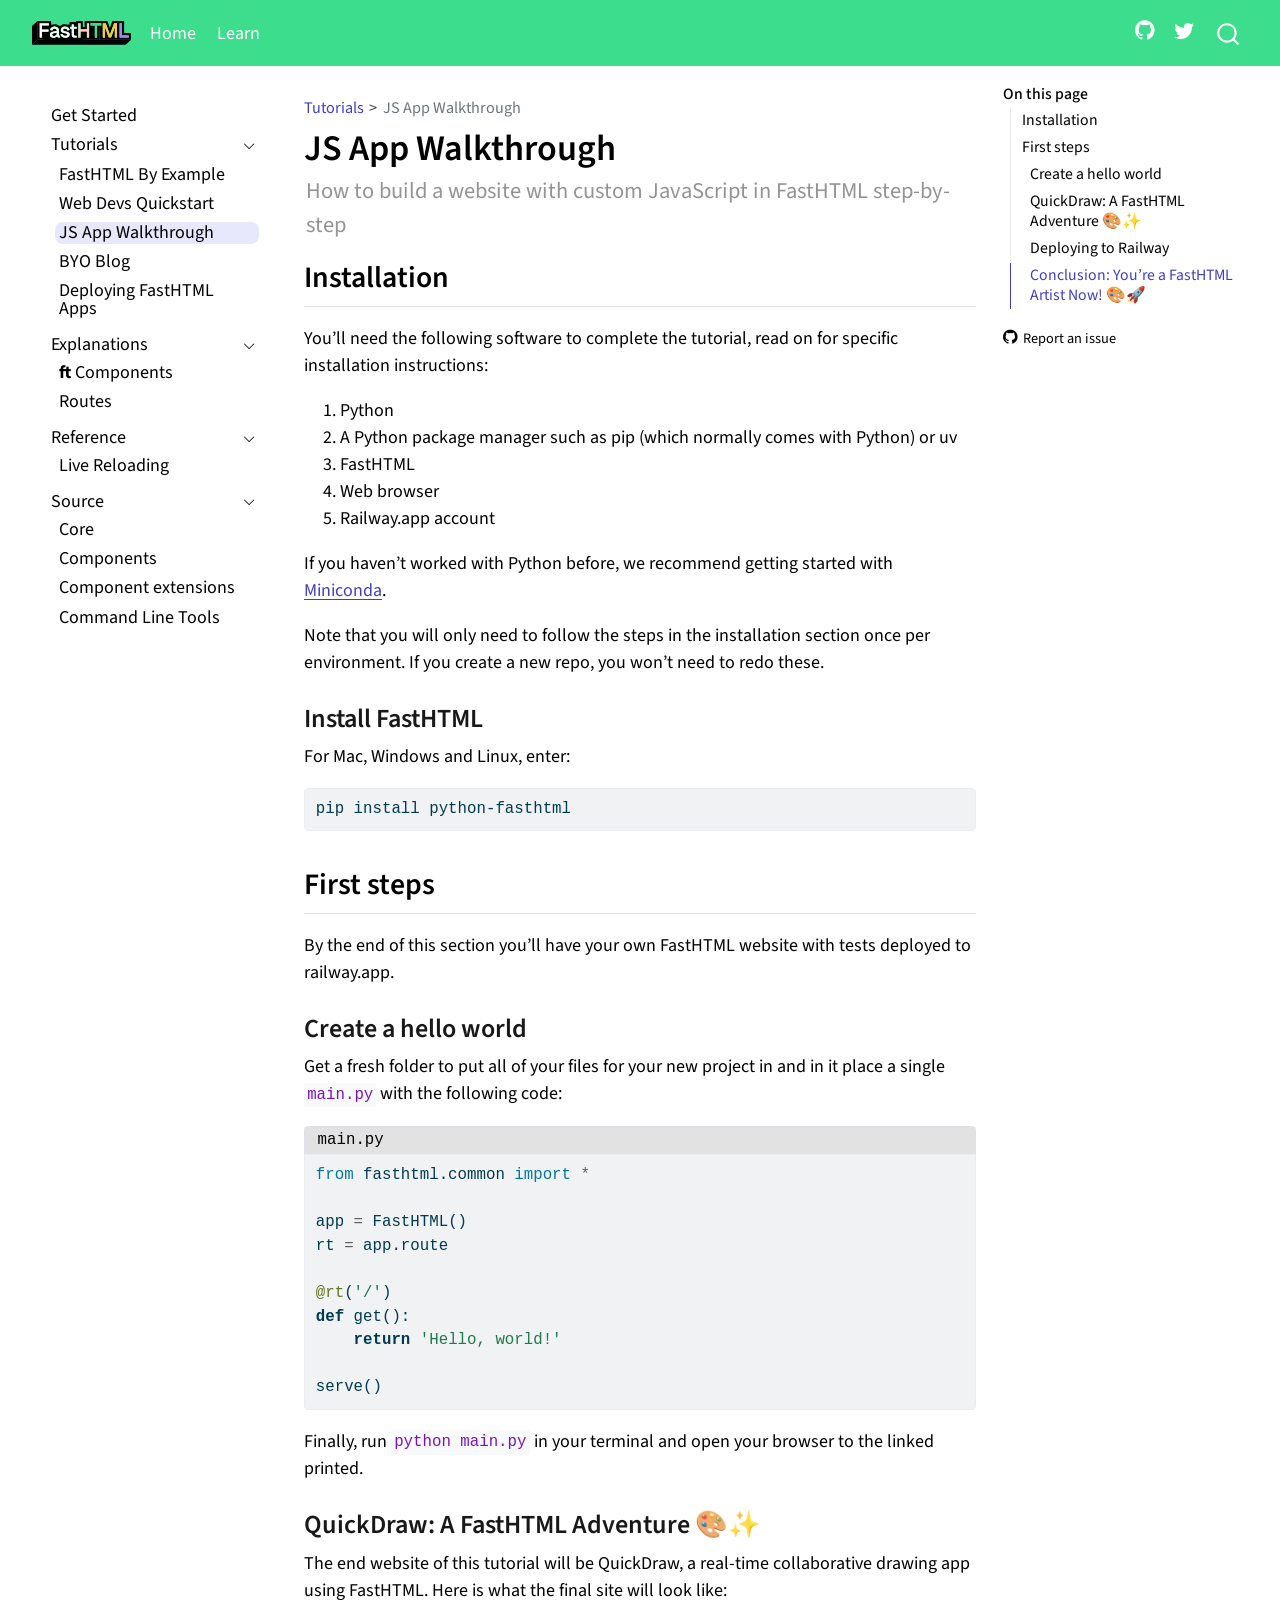
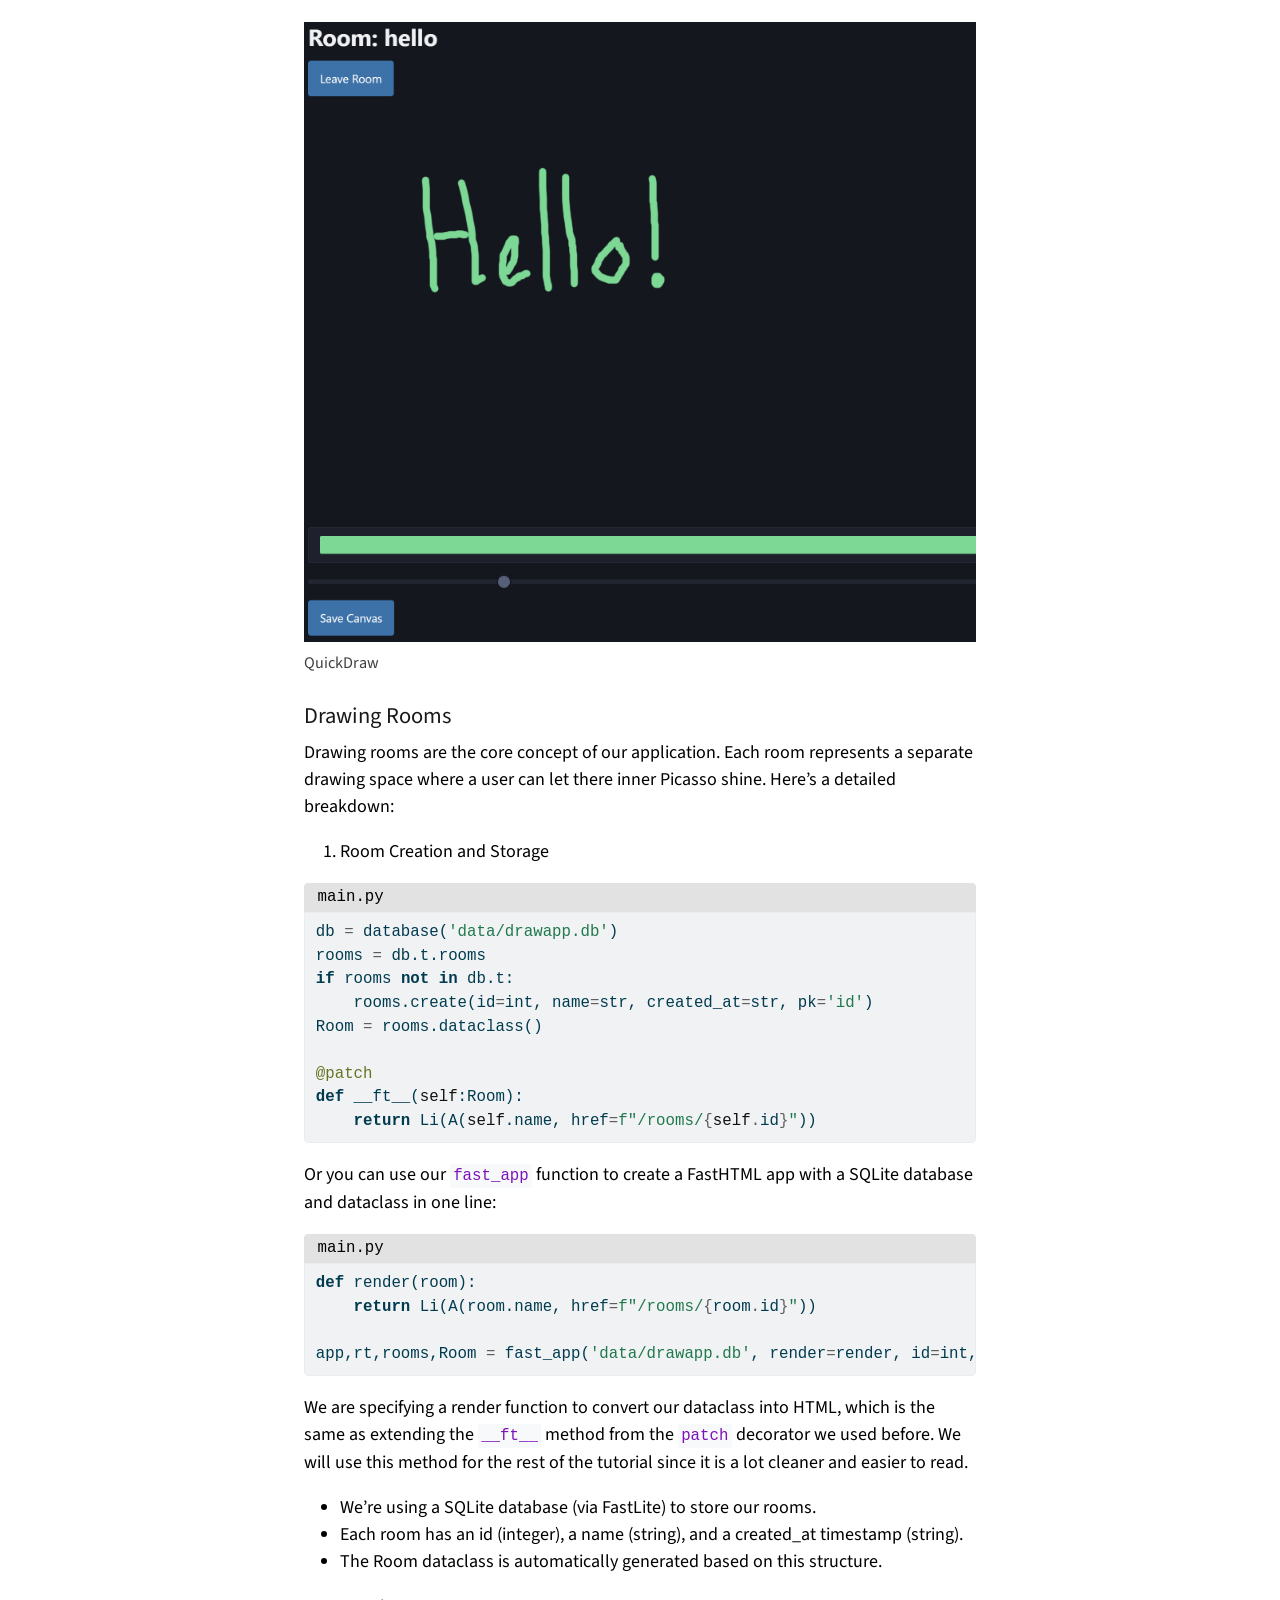
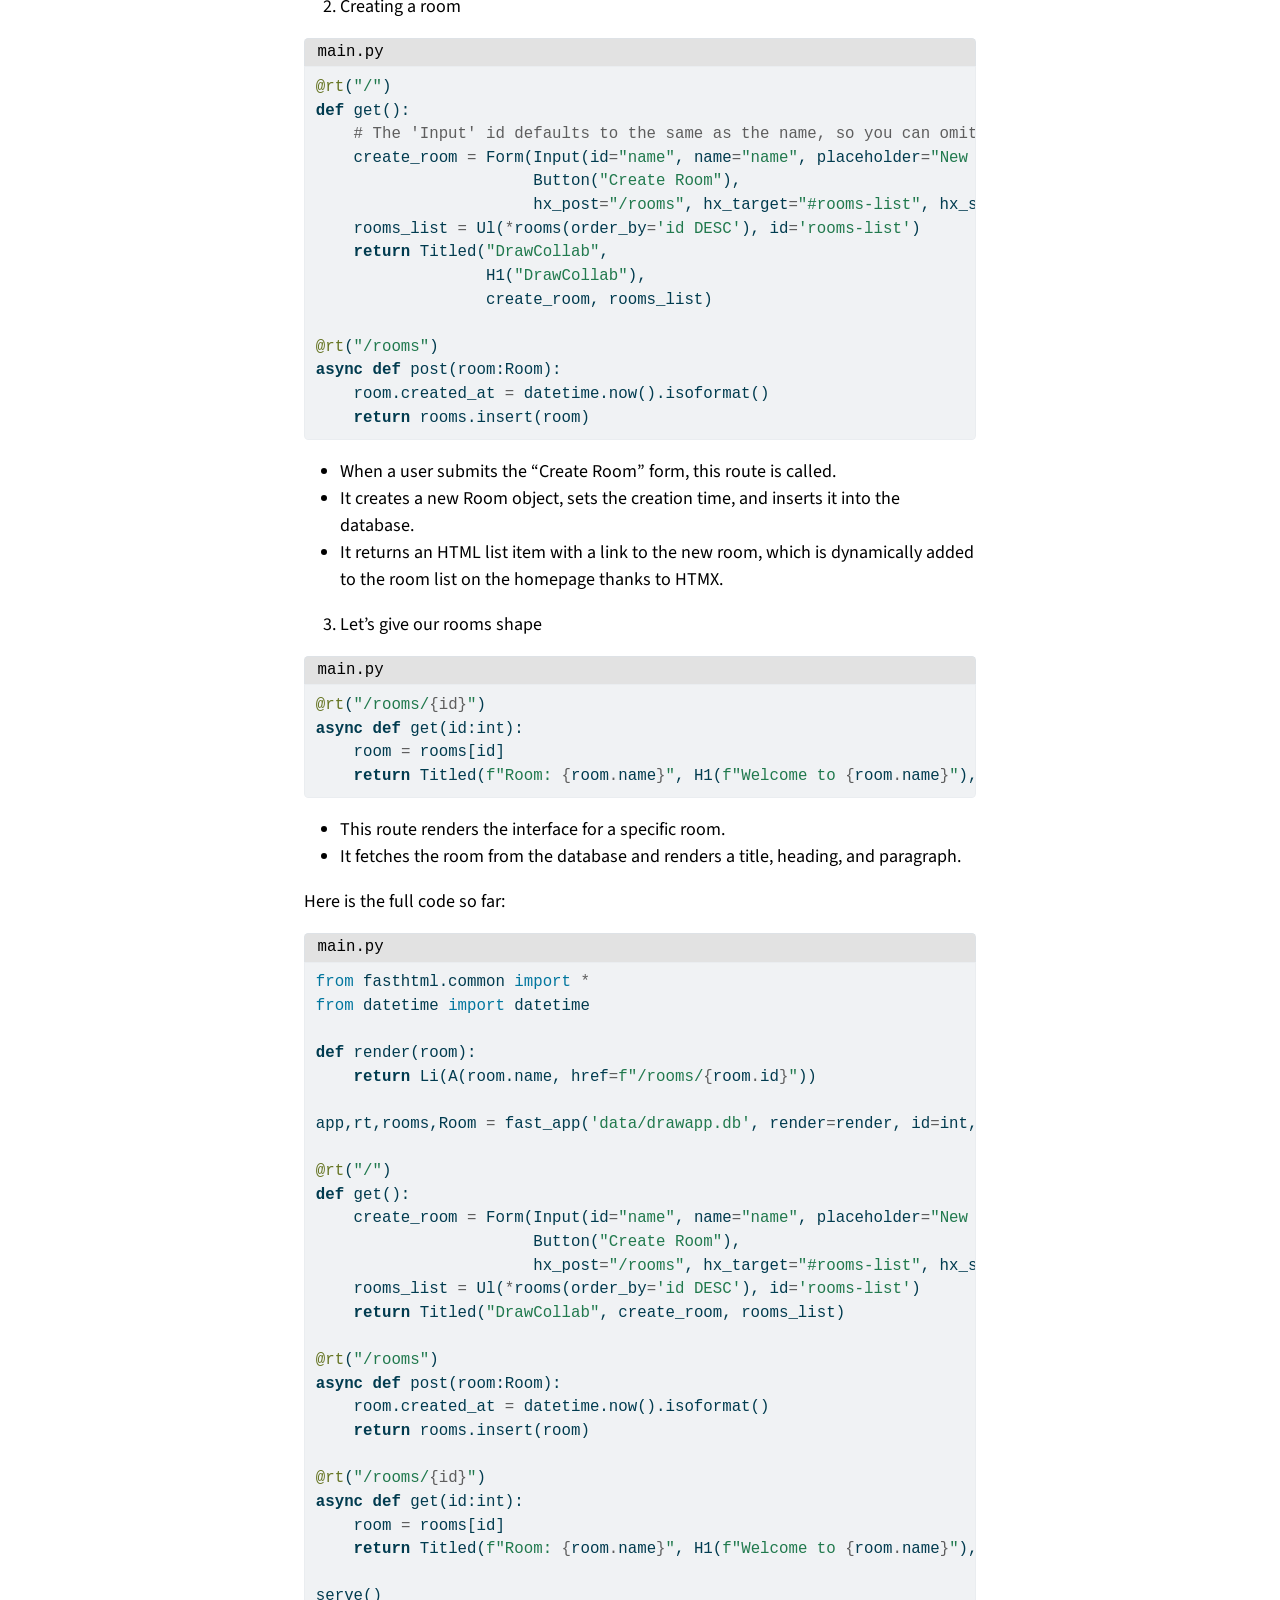
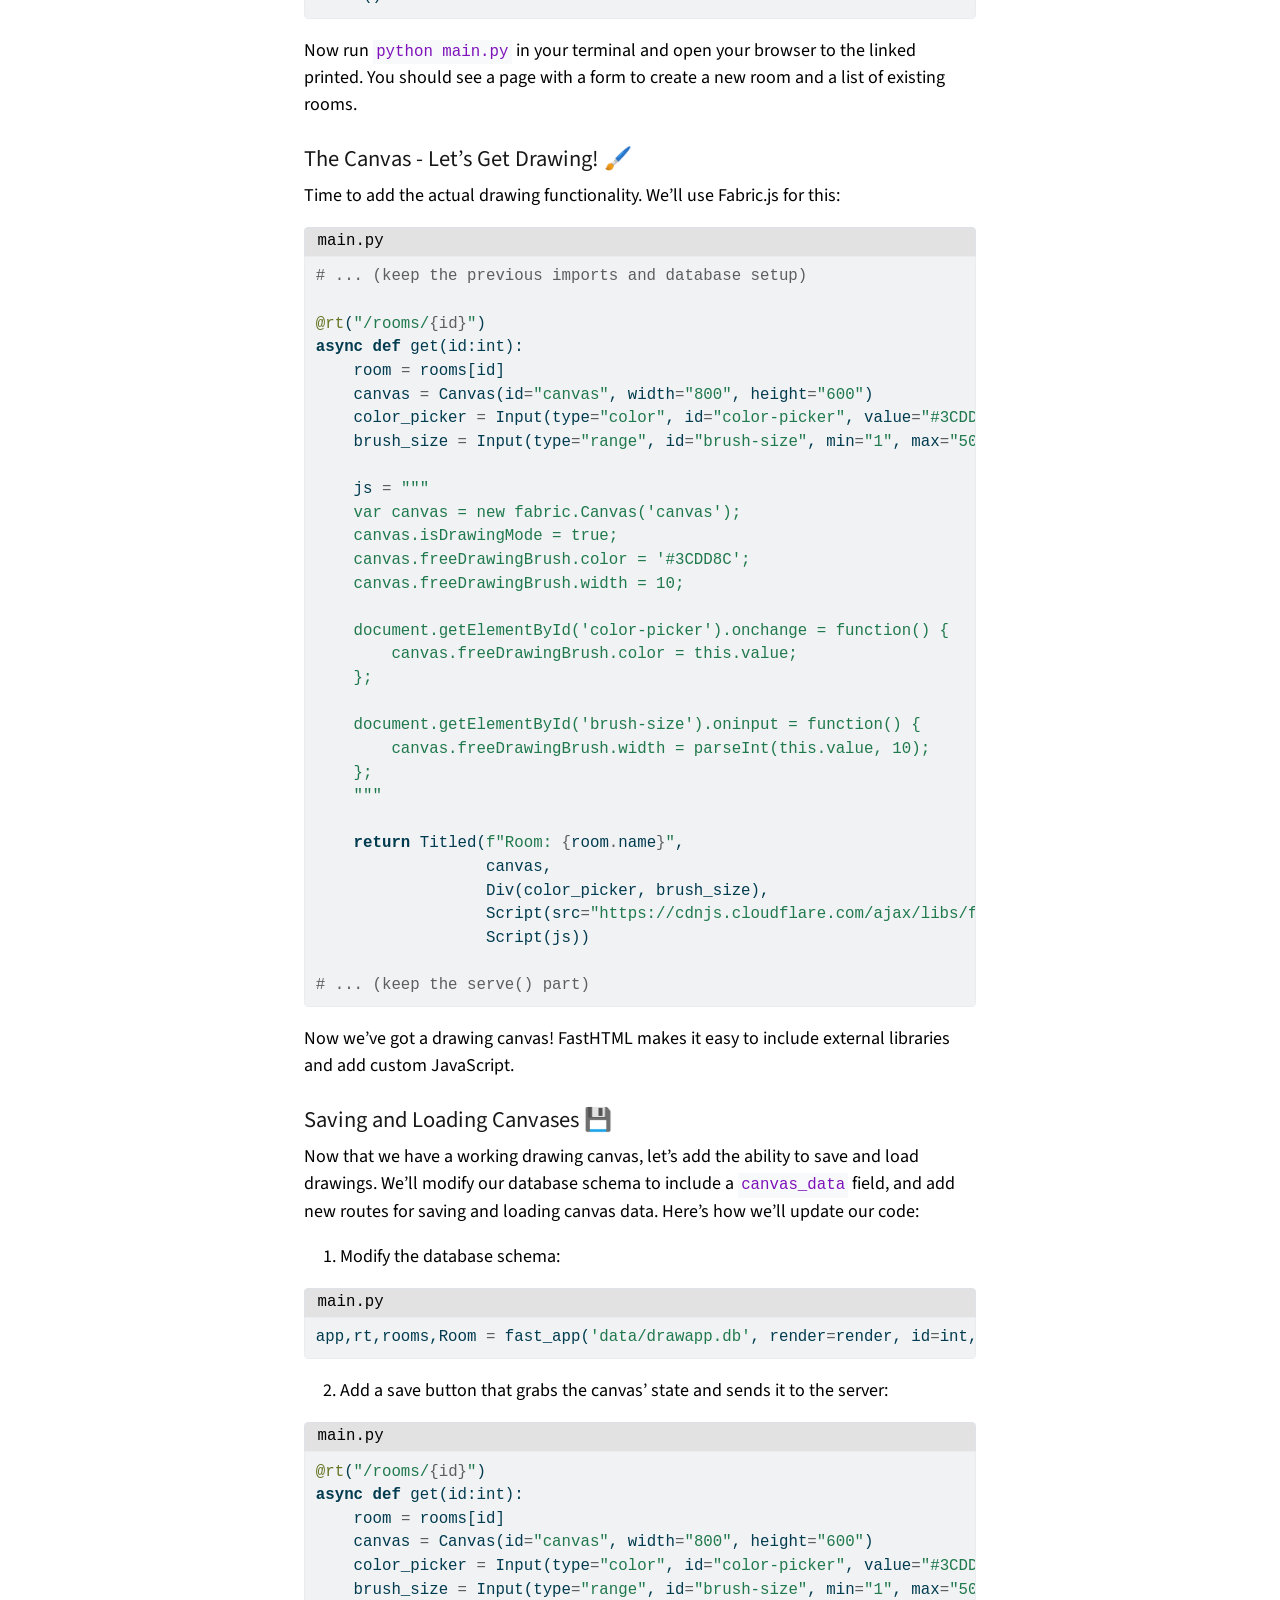
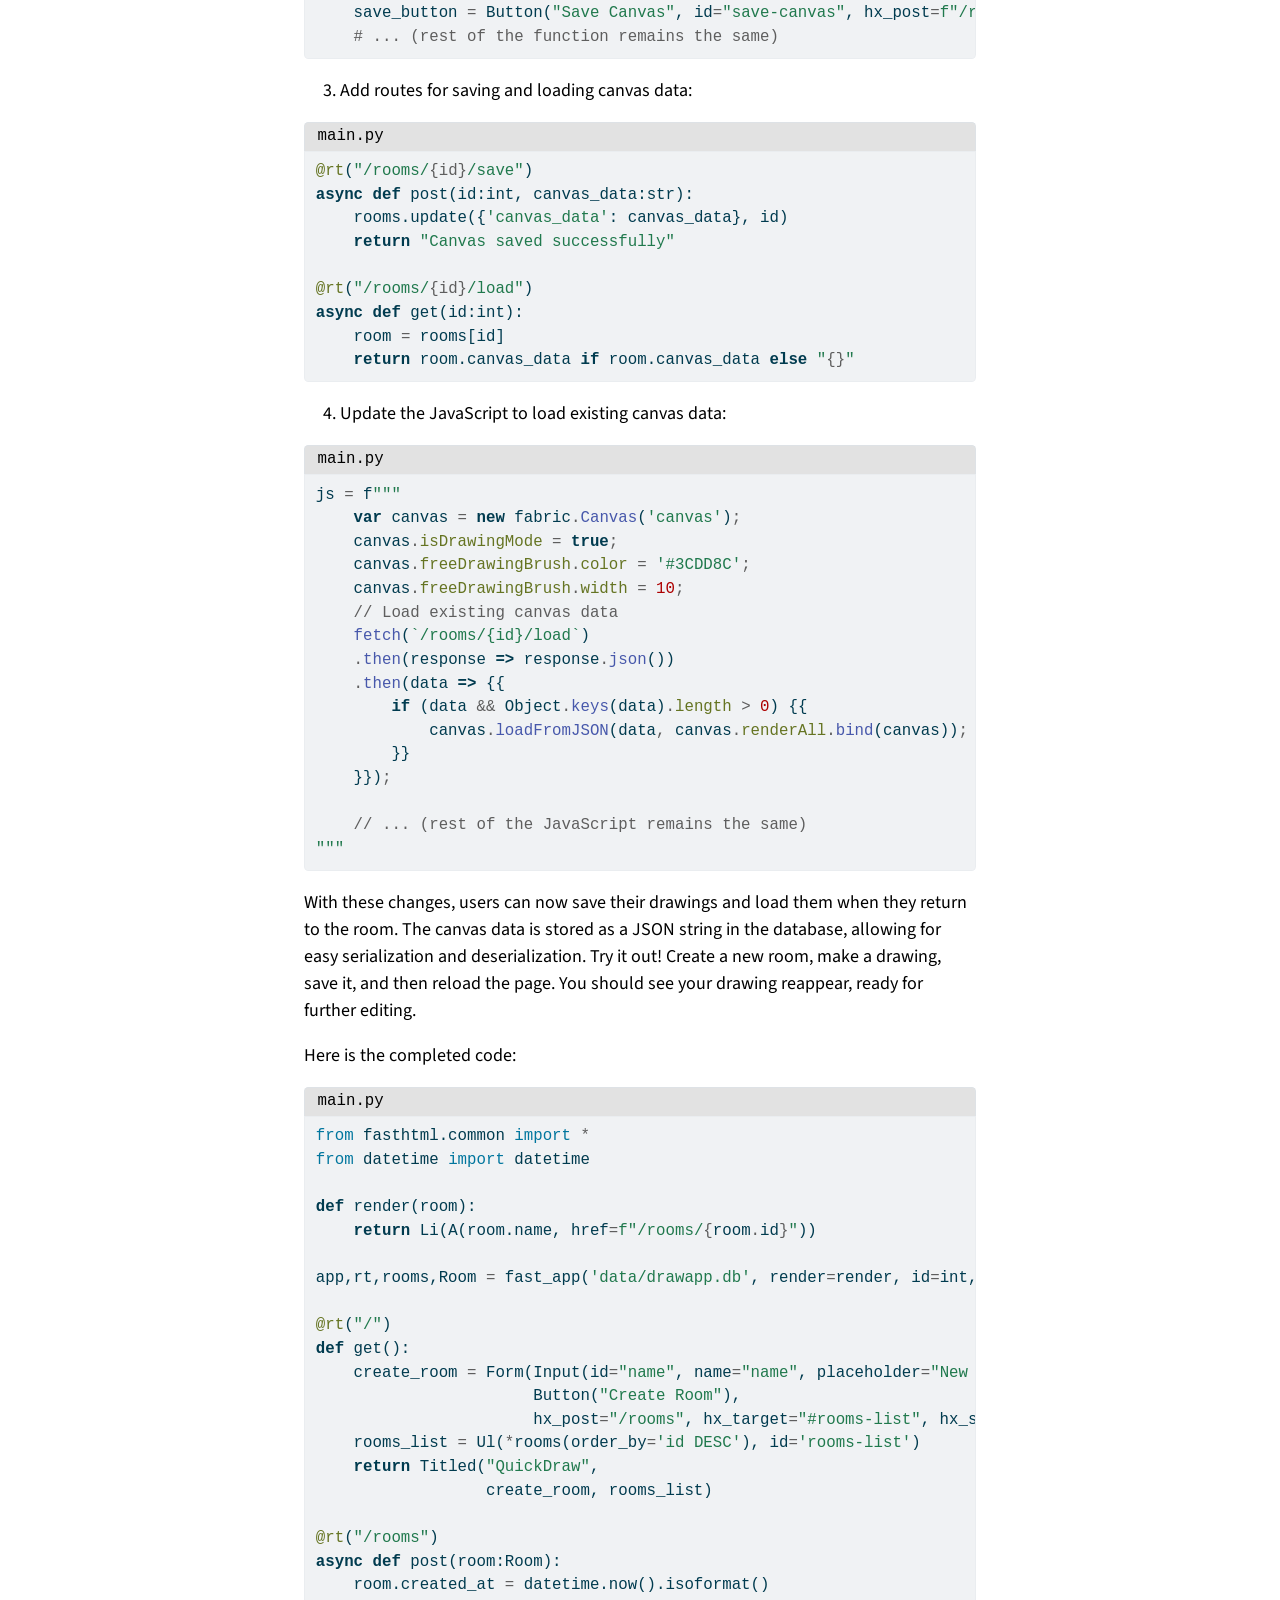
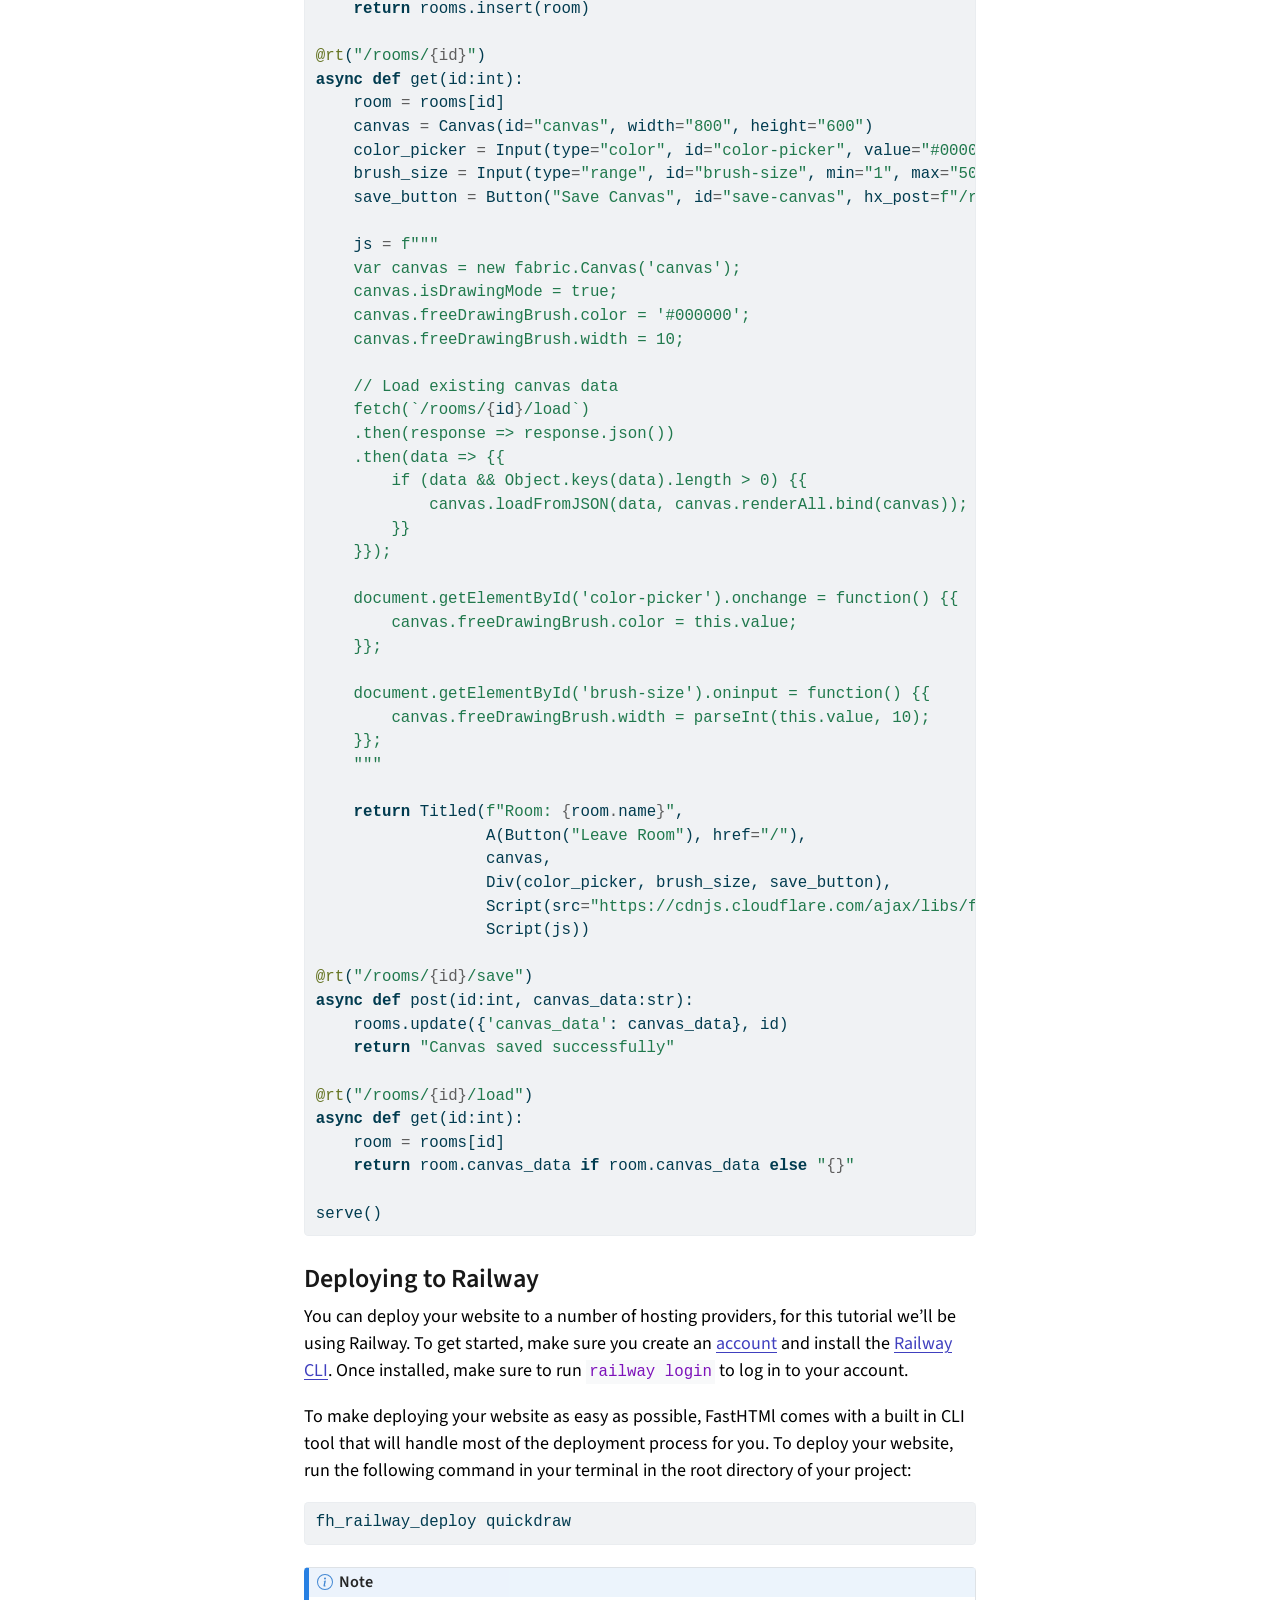
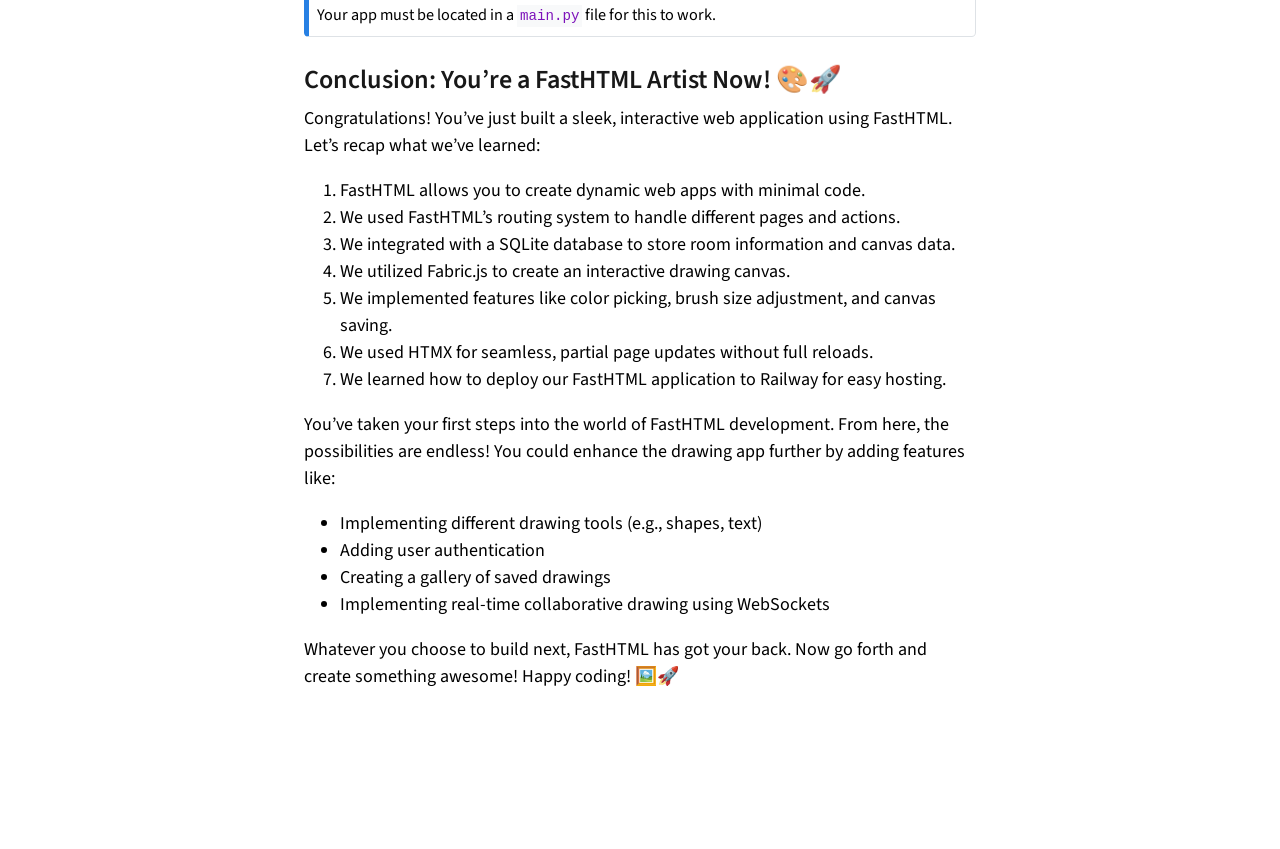
<file: tutorials/e2e.html>
<!DOCTYPE html>
<html xmlns="http://www.w3.org/1999/xhtml" lang="en" xml:lang="en"><head>

<meta charset="utf-8">
<meta name="generator" content="quarto-1.5.55">

<meta name="viewport" content="width=device-width, initial-scale=1.0, user-scalable=yes">

<meta name="description" content="How to build a website with custom JavaScript in FastHTML step-by-step">

<title>JS App Walkthrough – fasthtml</title>
<style>
code{white-space: pre-wrap;}
span.smallcaps{font-variant: small-caps;}
div.columns{display: flex; gap: min(4vw, 1.5em);}
div.column{flex: auto; overflow-x: auto;}
div.hanging-indent{margin-left: 1.5em; text-indent: -1.5em;}
ul.task-list{list-style: none;}
ul.task-list li input[type="checkbox"] {
  width: 0.8em;
  margin: 0 0.8em 0.2em -1em; /* quarto-specific, see https://github.com/quarto-dev/quarto-cli/issues/4556 */ 
  vertical-align: middle;
}
/* CSS for syntax highlighting */
pre > code.sourceCode { white-space: pre; position: relative; }
pre > code.sourceCode > span { line-height: 1.25; }
pre > code.sourceCode > span:empty { height: 1.2em; }
.sourceCode { overflow: visible; }
code.sourceCode > span { color: inherit; text-decoration: inherit; }
div.sourceCode { margin: 1em 0; }
pre.sourceCode { margin: 0; }
@media screen {
div.sourceCode { overflow: auto; }
}
@media print {
pre > code.sourceCode { white-space: pre-wrap; }
pre > code.sourceCode > span { display: inline-block; text-indent: -5em; padding-left: 5em; }
}
pre.numberSource code
  { counter-reset: source-line 0; }
pre.numberSource code > span
  { position: relative; left: -4em; counter-increment: source-line; }
pre.numberSource code > span > a:first-child::before
  { content: counter(source-line);
    position: relative; left: -1em; text-align: right; vertical-align: baseline;
    border: none; display: inline-block;
    -webkit-touch-callout: none; -webkit-user-select: none;
    -khtml-user-select: none; -moz-user-select: none;
    -ms-user-select: none; user-select: none;
    padding: 0 4px; width: 4em;
  }
pre.numberSource { margin-left: 3em;  padding-left: 4px; }
div.sourceCode
  {   }
@media screen {
pre > code.sourceCode > span > a:first-child::before { text-decoration: underline; }
}
</style>


<script src="../site_libs/quarto-nav/quarto-nav.js"></script>
<script src="../site_libs/quarto-nav/headroom.min.js"></script>
<script src="../site_libs/clipboard/clipboard.min.js"></script>
<script src="../site_libs/quarto-search/autocomplete.umd.js"></script>
<script src="../site_libs/quarto-search/fuse.min.js"></script>
<script src="../site_libs/quarto-search/quarto-search.js"></script>
<meta name="quarto:offset" content="../">
<script src="../site_libs/quarto-html/quarto.js"></script>
<script src="../site_libs/quarto-html/popper.min.js"></script>
<script src="../site_libs/quarto-html/tippy.umd.min.js"></script>
<script src="../site_libs/quarto-html/anchor.min.js"></script>
<link href="../site_libs/quarto-html/tippy.css" rel="stylesheet">
<link href="../site_libs/quarto-html/quarto-syntax-highlighting.css" rel="stylesheet" id="quarto-text-highlighting-styles">
<script src="../site_libs/bootstrap/bootstrap.min.js"></script>
<link href="../site_libs/bootstrap/bootstrap-icons.css" rel="stylesheet">
<link href="../site_libs/bootstrap/bootstrap.min.css" rel="stylesheet" id="quarto-bootstrap" data-mode="light">
<script id="quarto-search-options" type="application/json">{
  "location": "navbar",
  "copy-button": false,
  "collapse-after": 3,
  "panel-placement": "end",
  "type": "overlay",
  "limit": 50,
  "keyboard-shortcut": [
    "f",
    "/",
    "s"
  ],
  "show-item-context": false,
  "language": {
    "search-no-results-text": "No results",
    "search-matching-documents-text": "matching documents",
    "search-copy-link-title": "Copy link to search",
    "search-hide-matches-text": "Hide additional matches",
    "search-more-match-text": "more match in this document",
    "search-more-matches-text": "more matches in this document",
    "search-clear-button-title": "Clear",
    "search-text-placeholder": "",
    "search-detached-cancel-button-title": "Cancel",
    "search-submit-button-title": "Submit",
    "search-label": "Search"
  }
}</script>


<link rel="stylesheet" href="../styles.css">
<meta property="og:title" content="JS App Walkthrough – fasthtml">
<meta property="og:description" content="How to build a website with custom JavaScript in FastHTML step-by-step">
<meta property="og:image" content="https://AnswerDotAI.github.io/fasthtml/tutorials/imgs/quickdraw.png">
<meta property="og:site_name" content="fasthtml">
<meta property="og:image:height" content="1554">
<meta property="og:image:width" content="1684">
<meta name="twitter:title" content="JS App Walkthrough – fasthtml">
<meta name="twitter:description" content="How to build a website with custom JavaScript in FastHTML step-by-step">
<meta name="twitter:image" content="https://AnswerDotAI.github.io/fasthtml/tutorials/imgs/quickdraw.png">
<meta name="twitter:image-height" content="1554">
<meta name="twitter:image-width" content="1684">
<meta name="twitter:card" content="summary_large_image">
</head>

<body class="nav-sidebar floating nav-fixed">

<div id="quarto-search-results"></div>
  <header id="quarto-header" class="headroom fixed-top">
    <nav class="navbar navbar-expand-lg " data-bs-theme="dark">
      <div class="navbar-container container-fluid">
      <div class="navbar-brand-container mx-auto">
    <a href="../index.html" class="navbar-brand navbar-brand-logo">
    <img src="../logo.svg" alt="" class="navbar-logo">
    </a>
  </div>
            <div id="quarto-search" class="" title="Search"></div>
          <button class="navbar-toggler" type="button" data-bs-toggle="collapse" data-bs-target="#navbarCollapse" aria-controls="navbarCollapse" role="menu" aria-expanded="false" aria-label="Toggle navigation" onclick="if (window.quartoToggleHeadroom) { window.quartoToggleHeadroom(); }">
  <span class="navbar-toggler-icon"></span>
</button>
          <div class="collapse navbar-collapse" id="navbarCollapse">
            <ul class="navbar-nav navbar-nav-scroll me-auto">
  <li class="nav-item">
    <a class="nav-link" href="https://fastht.ml"> 
<span class="menu-text">Home</span></a>
  </li>  
  <li class="nav-item">
    <a class="nav-link" href="https://about.fastht.ml"> 
<span class="menu-text">Learn</span></a>
  </li>  
</ul>
            <ul class="navbar-nav navbar-nav-scroll ms-auto">
  <li class="nav-item compact">
    <a class="nav-link" href="https://github.com/answerdotai/fasthtml"> <i class="bi bi-github" role="img">
</i> 
<span class="menu-text"></span></a>
  </li>  
  <li class="nav-item compact">
    <a class="nav-link" href="https://x.com/answerdotai"> <i class="bi bi-twitter" role="img" aria-label="Fast.ai Twitter">
</i> 
<span class="menu-text"></span></a>
  </li>  
</ul>
          </div> <!-- /navcollapse -->
            <div class="quarto-navbar-tools">
</div>
      </div> <!-- /container-fluid -->
    </nav>
  <nav class="quarto-secondary-nav">
    <div class="container-fluid d-flex">
      <button type="button" class="quarto-btn-toggle btn" data-bs-toggle="collapse" role="button" data-bs-target=".quarto-sidebar-collapse-item" aria-controls="quarto-sidebar" aria-expanded="false" aria-label="Toggle sidebar navigation" onclick="if (window.quartoToggleHeadroom) { window.quartoToggleHeadroom(); }">
        <i class="bi bi-layout-text-sidebar-reverse"></i>
      </button>
        <nav class="quarto-page-breadcrumbs" aria-label="breadcrumb"><ol class="breadcrumb"><li class="breadcrumb-item"><a href="../tutorials/index.html">Tutorials</a></li><li class="breadcrumb-item"><a href="../tutorials/e2e.html">JS App Walkthrough</a></li></ol></nav>
        <a class="flex-grow-1" role="navigation" data-bs-toggle="collapse" data-bs-target=".quarto-sidebar-collapse-item" aria-controls="quarto-sidebar" aria-expanded="false" aria-label="Toggle sidebar navigation" onclick="if (window.quartoToggleHeadroom) { window.quartoToggleHeadroom(); }">      
        </a>
    </div>
  </nav>
</header>
<!-- content -->
<div id="quarto-content" class="quarto-container page-columns page-rows-contents page-layout-article page-navbar">
<!-- sidebar -->
  <nav id="quarto-sidebar" class="sidebar collapse collapse-horizontal quarto-sidebar-collapse-item sidebar-navigation floating overflow-auto">
    <div class="sidebar-menu-container"> 
    <ul class="list-unstyled mt-1">
        <li class="sidebar-item">
  <div class="sidebar-item-container"> 
  <a href="../index.html" class="sidebar-item-text sidebar-link">
 <span class="menu-text">Get Started</span></a>
  </div>
</li>
        <li class="sidebar-item sidebar-item-section">
      <div class="sidebar-item-container"> 
            <a href="../tutorials/index.html" class="sidebar-item-text sidebar-link">
 <span class="menu-text">Tutorials</span></a>
          <a class="sidebar-item-toggle text-start" data-bs-toggle="collapse" data-bs-target="#quarto-sidebar-section-1" role="navigation" aria-expanded="true" aria-label="Toggle section">
            <i class="bi bi-chevron-right ms-2"></i>
          </a> 
      </div>
      <ul id="quarto-sidebar-section-1" class="collapse list-unstyled sidebar-section depth1 show">  
          <li class="sidebar-item">
  <div class="sidebar-item-container"> 
  <a href="../tutorials/by_example.html" class="sidebar-item-text sidebar-link">
 <span class="menu-text">FastHTML By Example</span></a>
  </div>
</li>
          <li class="sidebar-item">
  <div class="sidebar-item-container"> 
  <a href="../tutorials/quickstart_for_web_devs.html" class="sidebar-item-text sidebar-link">
 <span class="menu-text">Web Devs Quickstart</span></a>
  </div>
</li>
          <li class="sidebar-item">
  <div class="sidebar-item-container"> 
  <a href="../tutorials/e2e.html" class="sidebar-item-text sidebar-link active">
 <span class="menu-text">JS App Walkthrough</span></a>
  </div>
</li>
          <li class="sidebar-item">
  <div class="sidebar-item-container"> 
  <a href="../tutorials/tutorial_for_web_devs.html" class="sidebar-item-text sidebar-link">
 <span class="menu-text">BYO Blog</span></a>
  </div>
</li>
          <li class="sidebar-item">
  <div class="sidebar-item-container"> 
  <a href="../tutorials/deployment.html" class="sidebar-item-text sidebar-link">
 <span class="menu-text">Deploying FastHTML Apps</span></a>
  </div>
</li>
      </ul>
  </li>
        <li class="sidebar-item sidebar-item-section">
      <div class="sidebar-item-container"> 
            <a class="sidebar-item-text sidebar-link text-start" data-bs-toggle="collapse" data-bs-target="#quarto-sidebar-section-2" role="navigation" aria-expanded="true">
 <span class="menu-text">Explanations</span></a>
          <a class="sidebar-item-toggle text-start" data-bs-toggle="collapse" data-bs-target="#quarto-sidebar-section-2" role="navigation" aria-expanded="true" aria-label="Toggle section">
            <i class="bi bi-chevron-right ms-2"></i>
          </a> 
      </div>
      <ul id="quarto-sidebar-section-2" class="collapse list-unstyled sidebar-section depth1 show">  
          <li class="sidebar-item">
  <div class="sidebar-item-container"> 
  <a href="../explains/explaining_xt_components.html" class="sidebar-item-text sidebar-link">
 <span class="menu-text"><strong>ft</strong> Components</span></a>
  </div>
</li>
          <li class="sidebar-item">
  <div class="sidebar-item-container"> 
  <a href="../explains/routes.html" class="sidebar-item-text sidebar-link">
 <span class="menu-text">Routes</span></a>
  </div>
</li>
      </ul>
  </li>
        <li class="sidebar-item sidebar-item-section">
      <div class="sidebar-item-container"> 
            <a class="sidebar-item-text sidebar-link text-start" data-bs-toggle="collapse" data-bs-target="#quarto-sidebar-section-3" role="navigation" aria-expanded="true">
 <span class="menu-text">Reference</span></a>
          <a class="sidebar-item-toggle text-start" data-bs-toggle="collapse" data-bs-target="#quarto-sidebar-section-3" role="navigation" aria-expanded="true" aria-label="Toggle section">
            <i class="bi bi-chevron-right ms-2"></i>
          </a> 
      </div>
      <ul id="quarto-sidebar-section-3" class="collapse list-unstyled sidebar-section depth1 show">  
          <li class="sidebar-item">
  <div class="sidebar-item-container"> 
  <a href="../ref/live_reload.html" class="sidebar-item-text sidebar-link">
 <span class="menu-text">Live Reloading</span></a>
  </div>
</li>
      </ul>
  </li>
        <li class="sidebar-item sidebar-item-section">
      <div class="sidebar-item-container"> 
            <a class="sidebar-item-text sidebar-link text-start" data-bs-toggle="collapse" data-bs-target="#quarto-sidebar-section-4" role="navigation" aria-expanded="true">
 <span class="menu-text">Source</span></a>
          <a class="sidebar-item-toggle text-start" data-bs-toggle="collapse" data-bs-target="#quarto-sidebar-section-4" role="navigation" aria-expanded="true" aria-label="Toggle section">
            <i class="bi bi-chevron-right ms-2"></i>
          </a> 
      </div>
      <ul id="quarto-sidebar-section-4" class="collapse list-unstyled sidebar-section depth1 show">  
          <li class="sidebar-item">
  <div class="sidebar-item-container"> 
  <a href="../api/core.html" class="sidebar-item-text sidebar-link">
 <span class="menu-text">Core</span></a>
  </div>
</li>
          <li class="sidebar-item">
  <div class="sidebar-item-container"> 
  <a href="../api/components.html" class="sidebar-item-text sidebar-link">
 <span class="menu-text">Components</span></a>
  </div>
</li>
          <li class="sidebar-item">
  <div class="sidebar-item-container"> 
  <a href="../api/xtend.html" class="sidebar-item-text sidebar-link">
 <span class="menu-text">Component extensions</span></a>
  </div>
</li>
          <li class="sidebar-item">
  <div class="sidebar-item-container"> 
  <a href="../api/cli.html" class="sidebar-item-text sidebar-link">
 <span class="menu-text">Command Line Tools</span></a>
  </div>
</li>
      </ul>
  </li>
    </ul>
    </div>
</nav>
<div id="quarto-sidebar-glass" class="quarto-sidebar-collapse-item" data-bs-toggle="collapse" data-bs-target=".quarto-sidebar-collapse-item"></div>
<!-- margin-sidebar -->
    <div id="quarto-margin-sidebar" class="sidebar margin-sidebar">
        <nav id="TOC" role="doc-toc" class="toc-active">
    <h2 id="toc-title">On this page</h2>
   
  <ul>
  <li><a href="#installation" id="toc-installation" class="nav-link active" data-scroll-target="#installation">Installation</a>
  <ul class="collapse">
  <li><a href="#install-fasthtml" id="toc-install-fasthtml" class="nav-link" data-scroll-target="#install-fasthtml">Install FastHTML</a></li>
  </ul></li>
  <li><a href="#first-steps" id="toc-first-steps" class="nav-link" data-scroll-target="#first-steps">First steps</a>
  <ul class="collapse">
  <li><a href="#create-a-hello-world" id="toc-create-a-hello-world" class="nav-link" data-scroll-target="#create-a-hello-world">Create a hello world</a></li>
  <li><a href="#quickdraw-a-fasthtml-adventure" id="toc-quickdraw-a-fasthtml-adventure" class="nav-link" data-scroll-target="#quickdraw-a-fasthtml-adventure">QuickDraw: A FastHTML Adventure 🎨✨</a></li>
  <li><a href="#deploying-to-railway" id="toc-deploying-to-railway" class="nav-link" data-scroll-target="#deploying-to-railway">Deploying to Railway</a></li>
  <li><a href="#conclusion-youre-a-fasthtml-artist-now" id="toc-conclusion-youre-a-fasthtml-artist-now" class="nav-link" data-scroll-target="#conclusion-youre-a-fasthtml-artist-now">Conclusion: You’re a FastHTML Artist Now! 🎨🚀</a></li>
  </ul></li>
  </ul>
<div class="toc-actions"><ul><li><a href="https://github.com/AnswerDotAI/fasthtml/issues/new" class="toc-action"><i class="bi bi-github"></i>Report an issue</a></li></ul></div></nav>
    </div>
<!-- main -->
<main class="content" id="quarto-document-content">

<header id="title-block-header" class="quarto-title-block default"><nav class="quarto-page-breadcrumbs quarto-title-breadcrumbs d-none d-lg-block" aria-label="breadcrumb"><ol class="breadcrumb"><li class="breadcrumb-item"><a href="../tutorials/index.html">Tutorials</a></li><li class="breadcrumb-item"><a href="../tutorials/e2e.html">JS App Walkthrough</a></li></ol></nav>
<div class="quarto-title">
<h1 class="title">JS App Walkthrough</h1>
</div>

<div>
  <div class="description">
    How to build a website with custom JavaScript in FastHTML step-by-step
  </div>
</div>


<div class="quarto-title-meta">

    
  
    
  </div>
  


</header>


<!-- WARNING: THIS FILE WAS AUTOGENERATED! DO NOT EDIT! -->
<section id="installation" class="level2">
<h2 class="anchored" data-anchor-id="installation">Installation</h2>
<p>You’ll need the following software to complete the tutorial, read on for specific installation instructions:</p>
<ol type="1">
<li>Python</li>
<li>A Python package manager such as pip (which normally comes with Python) or uv</li>
<li>FastHTML</li>
<li>Web browser</li>
<li>Railway.app account</li>
</ol>
<p>If you haven’t worked with Python before, we recommend getting started with <a href="https://docs.anaconda.com/miniconda/">Miniconda</a>.</p>
<p>Note that you will only need to follow the steps in the installation section once per environment. If you create a new repo, you won’t need to redo these.</p>
<section id="install-fasthtml" class="level3">
<h3 class="anchored" data-anchor-id="install-fasthtml">Install FastHTML</h3>
<p>For Mac, Windows and Linux, enter:</p>
<div class="sourceCode" id="cb1"><pre class="sourceCode sh code-with-copy"><code class="sourceCode bash"><span id="cb1-1"><a href="#cb1-1" aria-hidden="true" tabindex="-1"></a><span class="ex">pip</span> install python-fasthtml</span></code><button title="Copy to Clipboard" class="code-copy-button"><i class="bi"></i></button></pre></div>
</section>
</section>
<section id="first-steps" class="level2">
<h2 class="anchored" data-anchor-id="first-steps">First steps</h2>
<p>By the end of this section you’ll have your own FastHTML website with tests deployed to railway.app.</p>
<section id="create-a-hello-world" class="level3">
<h3 class="anchored" data-anchor-id="create-a-hello-world">Create a hello world</h3>
<p>Get a fresh folder to put all of your files for your new project in and in it place a single <code>main.py</code> with the following code:</p>
<div class="code-with-filename">
<div class="code-with-filename-file">
<pre><strong>main.py</strong></pre>
</div>
<div class="sourceCode" id="cb2" data-filename="main.py"><pre class="sourceCode python code-with-copy"><code class="sourceCode python"><span id="cb2-1"><a href="#cb2-1" aria-hidden="true" tabindex="-1"></a><span class="im">from</span> fasthtml.common <span class="im">import</span> <span class="op">*</span></span>
<span id="cb2-2"><a href="#cb2-2" aria-hidden="true" tabindex="-1"></a></span>
<span id="cb2-3"><a href="#cb2-3" aria-hidden="true" tabindex="-1"></a>app <span class="op">=</span> FastHTML()</span>
<span id="cb2-4"><a href="#cb2-4" aria-hidden="true" tabindex="-1"></a>rt <span class="op">=</span> app.route</span>
<span id="cb2-5"><a href="#cb2-5" aria-hidden="true" tabindex="-1"></a></span>
<span id="cb2-6"><a href="#cb2-6" aria-hidden="true" tabindex="-1"></a><span class="at">@rt</span>(<span class="st">'/'</span>)</span>
<span id="cb2-7"><a href="#cb2-7" aria-hidden="true" tabindex="-1"></a><span class="kw">def</span> get():</span>
<span id="cb2-8"><a href="#cb2-8" aria-hidden="true" tabindex="-1"></a>    <span class="cf">return</span> <span class="st">'Hello, world!'</span></span>
<span id="cb2-9"><a href="#cb2-9" aria-hidden="true" tabindex="-1"></a></span>
<span id="cb2-10"><a href="#cb2-10" aria-hidden="true" tabindex="-1"></a>serve()</span></code><button title="Copy to Clipboard" class="code-copy-button"><i class="bi"></i></button></pre></div>
</div>
<p>Finally, run <code>python main.py</code> in your terminal and open your browser to the linked printed.</p>
</section>
<section id="quickdraw-a-fasthtml-adventure" class="level3">
<h3 class="anchored" data-anchor-id="quickdraw-a-fasthtml-adventure">QuickDraw: A FastHTML Adventure 🎨✨</h3>
<p>The end website of this tutorial will be QuickDraw, a real-time collaborative drawing app using FastHTML. Here is what the final site will look like:</p>
<div class="quarto-figure quarto-figure-center">
<figure class="figure">
<p><img src="imgs/quickdraw.png" class="img-fluid figure-img"></p>
<figcaption>QuickDraw</figcaption>
</figure>
</div>
<section id="drawing-rooms" class="level4">
<h4 class="anchored" data-anchor-id="drawing-rooms">Drawing Rooms</h4>
<p>Drawing rooms are the core concept of our application. Each room represents a separate drawing space where a user can let there inner Picasso shine. Here’s a detailed breakdown:</p>
<ol type="1">
<li>Room Creation and Storage</li>
</ol>
<div class="code-with-filename">
<div class="code-with-filename-file">
<pre><strong>main.py</strong></pre>
</div>
<div class="sourceCode" id="cb3" data-filename="main.py"><pre class="sourceCode python code-with-copy"><code class="sourceCode python"><span id="cb3-1"><a href="#cb3-1" aria-hidden="true" tabindex="-1"></a>db <span class="op">=</span> database(<span class="st">'data/drawapp.db'</span>)</span>
<span id="cb3-2"><a href="#cb3-2" aria-hidden="true" tabindex="-1"></a>rooms <span class="op">=</span> db.t.rooms</span>
<span id="cb3-3"><a href="#cb3-3" aria-hidden="true" tabindex="-1"></a><span class="cf">if</span> rooms <span class="kw">not</span> <span class="kw">in</span> db.t:</span>
<span id="cb3-4"><a href="#cb3-4" aria-hidden="true" tabindex="-1"></a>    rooms.create(<span class="bu">id</span><span class="op">=</span><span class="bu">int</span>, name<span class="op">=</span><span class="bu">str</span>, created_at<span class="op">=</span><span class="bu">str</span>, pk<span class="op">=</span><span class="st">'id'</span>)</span>
<span id="cb3-5"><a href="#cb3-5" aria-hidden="true" tabindex="-1"></a>Room <span class="op">=</span> rooms.dataclass()</span>
<span id="cb3-6"><a href="#cb3-6" aria-hidden="true" tabindex="-1"></a></span>
<span id="cb3-7"><a href="#cb3-7" aria-hidden="true" tabindex="-1"></a><span class="at">@patch</span></span>
<span id="cb3-8"><a href="#cb3-8" aria-hidden="true" tabindex="-1"></a><span class="kw">def</span> __ft__(<span class="va">self</span>:Room):</span>
<span id="cb3-9"><a href="#cb3-9" aria-hidden="true" tabindex="-1"></a>    <span class="cf">return</span> Li(A(<span class="va">self</span>.name, href<span class="op">=</span><span class="ss">f"/rooms/</span><span class="sc">{</span><span class="va">self</span><span class="sc">.</span><span class="bu">id</span><span class="sc">}</span><span class="ss">"</span>))</span></code><button title="Copy to Clipboard" class="code-copy-button"><i class="bi"></i></button></pre></div>
</div>
<p>Or you can use our <code>fast_app</code> function to create a FastHTML app with a SQLite database and dataclass in one line:</p>
<div class="code-with-filename">
<div class="code-with-filename-file">
<pre><strong>main.py</strong></pre>
</div>
<div class="sourceCode" id="cb4" data-filename="main.py"><pre class="sourceCode python code-with-copy"><code class="sourceCode python"><span id="cb4-1"><a href="#cb4-1" aria-hidden="true" tabindex="-1"></a><span class="kw">def</span> render(room):</span>
<span id="cb4-2"><a href="#cb4-2" aria-hidden="true" tabindex="-1"></a>    <span class="cf">return</span> Li(A(room.name, href<span class="op">=</span><span class="ss">f"/rooms/</span><span class="sc">{</span>room<span class="sc">.</span><span class="bu">id</span><span class="sc">}</span><span class="ss">"</span>))</span>
<span id="cb4-3"><a href="#cb4-3" aria-hidden="true" tabindex="-1"></a></span>
<span id="cb4-4"><a href="#cb4-4" aria-hidden="true" tabindex="-1"></a>app,rt,rooms,Room <span class="op">=</span> fast_app(<span class="st">'data/drawapp.db'</span>, render<span class="op">=</span>render, <span class="bu">id</span><span class="op">=</span><span class="bu">int</span>, name<span class="op">=</span><span class="bu">str</span>, created_at<span class="op">=</span><span class="bu">str</span>, pk<span class="op">=</span><span class="st">'id'</span>)</span></code><button title="Copy to Clipboard" class="code-copy-button"><i class="bi"></i></button></pre></div>
</div>
<p>We are specifying a render function to convert our dataclass into HTML, which is the same as extending the <code>__ft__</code> method from the <code>patch</code> decorator we used before. We will use this method for the rest of the tutorial since it is a lot cleaner and easier to read.</p>
<ul>
<li>We’re using a SQLite database (via FastLite) to store our rooms.</li>
<li>Each room has an id (integer), a name (string), and a created_at timestamp (string).</li>
<li>The Room dataclass is automatically generated based on this structure.</li>
</ul>
<ol start="2" type="1">
<li>Creating a room</li>
</ol>
<div class="code-with-filename">
<div class="code-with-filename-file">
<pre><strong>main.py</strong></pre>
</div>
<div class="sourceCode" id="cb5" data-filename="main.py"><pre class="sourceCode python code-with-copy"><code class="sourceCode python"><span id="cb5-1"><a href="#cb5-1" aria-hidden="true" tabindex="-1"></a><span class="at">@rt</span>(<span class="st">"/"</span>)</span>
<span id="cb5-2"><a href="#cb5-2" aria-hidden="true" tabindex="-1"></a><span class="kw">def</span> get():</span>
<span id="cb5-3"><a href="#cb5-3" aria-hidden="true" tabindex="-1"></a>    <span class="co"># The 'Input' id defaults to the same as the name, so you can omit it if you wish</span></span>
<span id="cb5-4"><a href="#cb5-4" aria-hidden="true" tabindex="-1"></a>    create_room <span class="op">=</span> Form(Input(<span class="bu">id</span><span class="op">=</span><span class="st">"name"</span>, name<span class="op">=</span><span class="st">"name"</span>, placeholder<span class="op">=</span><span class="st">"New Room Name"</span>),</span>
<span id="cb5-5"><a href="#cb5-5" aria-hidden="true" tabindex="-1"></a>                       Button(<span class="st">"Create Room"</span>),</span>
<span id="cb5-6"><a href="#cb5-6" aria-hidden="true" tabindex="-1"></a>                       hx_post<span class="op">=</span><span class="st">"/rooms"</span>, hx_target<span class="op">=</span><span class="st">"#rooms-list"</span>, hx_swap<span class="op">=</span><span class="st">"afterbegin"</span>)</span>
<span id="cb5-7"><a href="#cb5-7" aria-hidden="true" tabindex="-1"></a>    rooms_list <span class="op">=</span> Ul(<span class="op">*</span>rooms(order_by<span class="op">=</span><span class="st">'id DESC'</span>), <span class="bu">id</span><span class="op">=</span><span class="st">'rooms-list'</span>)</span>
<span id="cb5-8"><a href="#cb5-8" aria-hidden="true" tabindex="-1"></a>    <span class="cf">return</span> Titled(<span class="st">"DrawCollab"</span>, </span>
<span id="cb5-9"><a href="#cb5-9" aria-hidden="true" tabindex="-1"></a>                  H1(<span class="st">"DrawCollab"</span>),</span>
<span id="cb5-10"><a href="#cb5-10" aria-hidden="true" tabindex="-1"></a>                  create_room, rooms_list)</span>
<span id="cb5-11"><a href="#cb5-11" aria-hidden="true" tabindex="-1"></a></span>
<span id="cb5-12"><a href="#cb5-12" aria-hidden="true" tabindex="-1"></a><span class="at">@rt</span>(<span class="st">"/rooms"</span>)</span>
<span id="cb5-13"><a href="#cb5-13" aria-hidden="true" tabindex="-1"></a><span class="cf">async</span> <span class="kw">def</span> post(room:Room):</span>
<span id="cb5-14"><a href="#cb5-14" aria-hidden="true" tabindex="-1"></a>    room.created_at <span class="op">=</span> datetime.now().isoformat()</span>
<span id="cb5-15"><a href="#cb5-15" aria-hidden="true" tabindex="-1"></a>    <span class="cf">return</span> rooms.insert(room)</span></code><button title="Copy to Clipboard" class="code-copy-button"><i class="bi"></i></button></pre></div>
</div>
<ul>
<li>When a user submits the “Create Room” form, this route is called.</li>
<li>It creates a new Room object, sets the creation time, and inserts it into the database.</li>
<li>It returns an HTML list item with a link to the new room, which is dynamically added to the room list on the homepage thanks to HTMX.</li>
</ul>
<ol start="3" type="1">
<li>Let’s give our rooms shape</li>
</ol>
<div class="code-with-filename">
<div class="code-with-filename-file">
<pre><strong>main.py</strong></pre>
</div>
<div class="sourceCode" id="cb6" data-filename="main.py"><pre class="sourceCode python code-with-copy"><code class="sourceCode python"><span id="cb6-1"><a href="#cb6-1" aria-hidden="true" tabindex="-1"></a><span class="at">@rt</span>(<span class="st">"/rooms/</span><span class="sc">{id}</span><span class="st">"</span>)</span>
<span id="cb6-2"><a href="#cb6-2" aria-hidden="true" tabindex="-1"></a><span class="cf">async</span> <span class="kw">def</span> get(<span class="bu">id</span>:<span class="bu">int</span>):</span>
<span id="cb6-3"><a href="#cb6-3" aria-hidden="true" tabindex="-1"></a>    room <span class="op">=</span> rooms[<span class="bu">id</span>]</span>
<span id="cb6-4"><a href="#cb6-4" aria-hidden="true" tabindex="-1"></a>    <span class="cf">return</span> Titled(<span class="ss">f"Room: </span><span class="sc">{</span>room<span class="sc">.</span>name<span class="sc">}</span><span class="ss">"</span>, H1(<span class="ss">f"Welcome to </span><span class="sc">{</span>room<span class="sc">.</span>name<span class="sc">}</span><span class="ss">"</span>), A(Button(<span class="st">"Leave Room"</span>), href<span class="op">=</span><span class="st">"/"</span>))</span></code><button title="Copy to Clipboard" class="code-copy-button"><i class="bi"></i></button></pre></div>
</div>
<ul>
<li>This route renders the interface for a specific room.</li>
<li>It fetches the room from the database and renders a title, heading, and paragraph.</li>
</ul>
<p>Here is the full code so far:</p>
<div class="code-with-filename">
<div class="code-with-filename-file">
<pre><strong>main.py</strong></pre>
</div>
<div class="sourceCode" id="cb7" data-filename="main.py"><pre class="sourceCode python code-with-copy"><code class="sourceCode python"><span id="cb7-1"><a href="#cb7-1" aria-hidden="true" tabindex="-1"></a><span class="im">from</span> fasthtml.common <span class="im">import</span> <span class="op">*</span></span>
<span id="cb7-2"><a href="#cb7-2" aria-hidden="true" tabindex="-1"></a><span class="im">from</span> datetime <span class="im">import</span> datetime</span>
<span id="cb7-3"><a href="#cb7-3" aria-hidden="true" tabindex="-1"></a></span>
<span id="cb7-4"><a href="#cb7-4" aria-hidden="true" tabindex="-1"></a><span class="kw">def</span> render(room):</span>
<span id="cb7-5"><a href="#cb7-5" aria-hidden="true" tabindex="-1"></a>    <span class="cf">return</span> Li(A(room.name, href<span class="op">=</span><span class="ss">f"/rooms/</span><span class="sc">{</span>room<span class="sc">.</span><span class="bu">id</span><span class="sc">}</span><span class="ss">"</span>))</span>
<span id="cb7-6"><a href="#cb7-6" aria-hidden="true" tabindex="-1"></a></span>
<span id="cb7-7"><a href="#cb7-7" aria-hidden="true" tabindex="-1"></a>app,rt,rooms,Room <span class="op">=</span> fast_app(<span class="st">'data/drawapp.db'</span>, render<span class="op">=</span>render, <span class="bu">id</span><span class="op">=</span><span class="bu">int</span>, name<span class="op">=</span><span class="bu">str</span>, created_at<span class="op">=</span><span class="bu">str</span>, pk<span class="op">=</span><span class="st">'id'</span>)</span>
<span id="cb7-8"><a href="#cb7-8" aria-hidden="true" tabindex="-1"></a></span>
<span id="cb7-9"><a href="#cb7-9" aria-hidden="true" tabindex="-1"></a><span class="at">@rt</span>(<span class="st">"/"</span>)</span>
<span id="cb7-10"><a href="#cb7-10" aria-hidden="true" tabindex="-1"></a><span class="kw">def</span> get():</span>
<span id="cb7-11"><a href="#cb7-11" aria-hidden="true" tabindex="-1"></a>    create_room <span class="op">=</span> Form(Input(<span class="bu">id</span><span class="op">=</span><span class="st">"name"</span>, name<span class="op">=</span><span class="st">"name"</span>, placeholder<span class="op">=</span><span class="st">"New Room Name"</span>),</span>
<span id="cb7-12"><a href="#cb7-12" aria-hidden="true" tabindex="-1"></a>                       Button(<span class="st">"Create Room"</span>),</span>
<span id="cb7-13"><a href="#cb7-13" aria-hidden="true" tabindex="-1"></a>                       hx_post<span class="op">=</span><span class="st">"/rooms"</span>, hx_target<span class="op">=</span><span class="st">"#rooms-list"</span>, hx_swap<span class="op">=</span><span class="st">"afterbegin"</span>)</span>
<span id="cb7-14"><a href="#cb7-14" aria-hidden="true" tabindex="-1"></a>    rooms_list <span class="op">=</span> Ul(<span class="op">*</span>rooms(order_by<span class="op">=</span><span class="st">'id DESC'</span>), <span class="bu">id</span><span class="op">=</span><span class="st">'rooms-list'</span>)</span>
<span id="cb7-15"><a href="#cb7-15" aria-hidden="true" tabindex="-1"></a>    <span class="cf">return</span> Titled(<span class="st">"DrawCollab"</span>, create_room, rooms_list)</span>
<span id="cb7-16"><a href="#cb7-16" aria-hidden="true" tabindex="-1"></a></span>
<span id="cb7-17"><a href="#cb7-17" aria-hidden="true" tabindex="-1"></a><span class="at">@rt</span>(<span class="st">"/rooms"</span>)</span>
<span id="cb7-18"><a href="#cb7-18" aria-hidden="true" tabindex="-1"></a><span class="cf">async</span> <span class="kw">def</span> post(room:Room):</span>
<span id="cb7-19"><a href="#cb7-19" aria-hidden="true" tabindex="-1"></a>    room.created_at <span class="op">=</span> datetime.now().isoformat()</span>
<span id="cb7-20"><a href="#cb7-20" aria-hidden="true" tabindex="-1"></a>    <span class="cf">return</span> rooms.insert(room)</span>
<span id="cb7-21"><a href="#cb7-21" aria-hidden="true" tabindex="-1"></a></span>
<span id="cb7-22"><a href="#cb7-22" aria-hidden="true" tabindex="-1"></a><span class="at">@rt</span>(<span class="st">"/rooms/</span><span class="sc">{id}</span><span class="st">"</span>)</span>
<span id="cb7-23"><a href="#cb7-23" aria-hidden="true" tabindex="-1"></a><span class="cf">async</span> <span class="kw">def</span> get(<span class="bu">id</span>:<span class="bu">int</span>):</span>
<span id="cb7-24"><a href="#cb7-24" aria-hidden="true" tabindex="-1"></a>    room <span class="op">=</span> rooms[<span class="bu">id</span>]</span>
<span id="cb7-25"><a href="#cb7-25" aria-hidden="true" tabindex="-1"></a>    <span class="cf">return</span> Titled(<span class="ss">f"Room: </span><span class="sc">{</span>room<span class="sc">.</span>name<span class="sc">}</span><span class="ss">"</span>, H1(<span class="ss">f"Welcome to </span><span class="sc">{</span>room<span class="sc">.</span>name<span class="sc">}</span><span class="ss">"</span>), A(Button(<span class="st">"Leave Room"</span>), href<span class="op">=</span><span class="st">"/"</span>))</span>
<span id="cb7-26"><a href="#cb7-26" aria-hidden="true" tabindex="-1"></a></span>
<span id="cb7-27"><a href="#cb7-27" aria-hidden="true" tabindex="-1"></a>serve()</span></code><button title="Copy to Clipboard" class="code-copy-button"><i class="bi"></i></button></pre></div>
</div>
<p>Now run <code>python main.py</code> in your terminal and open your browser to the linked printed. You should see a page with a form to create a new room and a list of existing rooms.</p>
</section>
<section id="the-canvas---lets-get-drawing" class="level4">
<h4 class="anchored" data-anchor-id="the-canvas---lets-get-drawing">The Canvas - Let’s Get Drawing! 🖌️</h4>
<p>Time to add the actual drawing functionality. We’ll use Fabric.js for this:</p>
<div class="code-with-filename">
<div class="code-with-filename-file">
<pre><strong>main.py</strong></pre>
</div>
<div class="sourceCode" id="cb8" data-filename="main.py"><pre class="sourceCode python code-with-copy"><code class="sourceCode python"><span id="cb8-1"><a href="#cb8-1" aria-hidden="true" tabindex="-1"></a><span class="co"># ... (keep the previous imports and database setup)</span></span>
<span id="cb8-2"><a href="#cb8-2" aria-hidden="true" tabindex="-1"></a></span>
<span id="cb8-3"><a href="#cb8-3" aria-hidden="true" tabindex="-1"></a><span class="at">@rt</span>(<span class="st">"/rooms/</span><span class="sc">{id}</span><span class="st">"</span>)</span>
<span id="cb8-4"><a href="#cb8-4" aria-hidden="true" tabindex="-1"></a><span class="cf">async</span> <span class="kw">def</span> get(<span class="bu">id</span>:<span class="bu">int</span>):</span>
<span id="cb8-5"><a href="#cb8-5" aria-hidden="true" tabindex="-1"></a>    room <span class="op">=</span> rooms[<span class="bu">id</span>]</span>
<span id="cb8-6"><a href="#cb8-6" aria-hidden="true" tabindex="-1"></a>    canvas <span class="op">=</span> Canvas(<span class="bu">id</span><span class="op">=</span><span class="st">"canvas"</span>, width<span class="op">=</span><span class="st">"800"</span>, height<span class="op">=</span><span class="st">"600"</span>)</span>
<span id="cb8-7"><a href="#cb8-7" aria-hidden="true" tabindex="-1"></a>    color_picker <span class="op">=</span> Input(<span class="bu">type</span><span class="op">=</span><span class="st">"color"</span>, <span class="bu">id</span><span class="op">=</span><span class="st">"color-picker"</span>, value<span class="op">=</span><span class="st">"#3CDD8C"</span>)</span>
<span id="cb8-8"><a href="#cb8-8" aria-hidden="true" tabindex="-1"></a>    brush_size <span class="op">=</span> Input(<span class="bu">type</span><span class="op">=</span><span class="st">"range"</span>, <span class="bu">id</span><span class="op">=</span><span class="st">"brush-size"</span>, <span class="bu">min</span><span class="op">=</span><span class="st">"1"</span>, <span class="bu">max</span><span class="op">=</span><span class="st">"50"</span>, value<span class="op">=</span><span class="st">"10"</span>)</span>
<span id="cb8-9"><a href="#cb8-9" aria-hidden="true" tabindex="-1"></a>    </span>
<span id="cb8-10"><a href="#cb8-10" aria-hidden="true" tabindex="-1"></a>    js <span class="op">=</span> <span class="st">"""</span></span>
<span id="cb8-11"><a href="#cb8-11" aria-hidden="true" tabindex="-1"></a><span class="st">    var canvas = new fabric.Canvas('canvas');</span></span>
<span id="cb8-12"><a href="#cb8-12" aria-hidden="true" tabindex="-1"></a><span class="st">    canvas.isDrawingMode = true;</span></span>
<span id="cb8-13"><a href="#cb8-13" aria-hidden="true" tabindex="-1"></a><span class="st">    canvas.freeDrawingBrush.color = '#3CDD8C';</span></span>
<span id="cb8-14"><a href="#cb8-14" aria-hidden="true" tabindex="-1"></a><span class="st">    canvas.freeDrawingBrush.width = 10;</span></span>
<span id="cb8-15"><a href="#cb8-15" aria-hidden="true" tabindex="-1"></a><span class="st">    </span></span>
<span id="cb8-16"><a href="#cb8-16" aria-hidden="true" tabindex="-1"></a><span class="st">    document.getElementById('color-picker').onchange = function() {</span></span>
<span id="cb8-17"><a href="#cb8-17" aria-hidden="true" tabindex="-1"></a><span class="st">        canvas.freeDrawingBrush.color = this.value;</span></span>
<span id="cb8-18"><a href="#cb8-18" aria-hidden="true" tabindex="-1"></a><span class="st">    };</span></span>
<span id="cb8-19"><a href="#cb8-19" aria-hidden="true" tabindex="-1"></a><span class="st">    </span></span>
<span id="cb8-20"><a href="#cb8-20" aria-hidden="true" tabindex="-1"></a><span class="st">    document.getElementById('brush-size').oninput = function() {</span></span>
<span id="cb8-21"><a href="#cb8-21" aria-hidden="true" tabindex="-1"></a><span class="st">        canvas.freeDrawingBrush.width = parseInt(this.value, 10);</span></span>
<span id="cb8-22"><a href="#cb8-22" aria-hidden="true" tabindex="-1"></a><span class="st">    };</span></span>
<span id="cb8-23"><a href="#cb8-23" aria-hidden="true" tabindex="-1"></a><span class="st">    """</span></span>
<span id="cb8-24"><a href="#cb8-24" aria-hidden="true" tabindex="-1"></a>    </span>
<span id="cb8-25"><a href="#cb8-25" aria-hidden="true" tabindex="-1"></a>    <span class="cf">return</span> Titled(<span class="ss">f"Room: </span><span class="sc">{</span>room<span class="sc">.</span>name<span class="sc">}</span><span class="ss">"</span>,</span>
<span id="cb8-26"><a href="#cb8-26" aria-hidden="true" tabindex="-1"></a>                  canvas,</span>
<span id="cb8-27"><a href="#cb8-27" aria-hidden="true" tabindex="-1"></a>                  Div(color_picker, brush_size),</span>
<span id="cb8-28"><a href="#cb8-28" aria-hidden="true" tabindex="-1"></a>                  Script(src<span class="op">=</span><span class="st">"https://cdnjs.cloudflare.com/ajax/libs/fabric.js/5.3.1/fabric.min.js"</span>),</span>
<span id="cb8-29"><a href="#cb8-29" aria-hidden="true" tabindex="-1"></a>                  Script(js))</span>
<span id="cb8-30"><a href="#cb8-30" aria-hidden="true" tabindex="-1"></a></span>
<span id="cb8-31"><a href="#cb8-31" aria-hidden="true" tabindex="-1"></a><span class="co"># ... (keep the serve() part)</span></span></code><button title="Copy to Clipboard" class="code-copy-button"><i class="bi"></i></button></pre></div>
</div>
<p>Now we’ve got a drawing canvas! FastHTML makes it easy to include external libraries and add custom JavaScript.</p>
</section>
<section id="saving-and-loading-canvases" class="level4">
<h4 class="anchored" data-anchor-id="saving-and-loading-canvases">Saving and Loading Canvases 💾</h4>
<p>Now that we have a working drawing canvas, let’s add the ability to save and load drawings. We’ll modify our database schema to include a <code>canvas_data</code> field, and add new routes for saving and loading canvas data. Here’s how we’ll update our code:</p>
<ol type="1">
<li>Modify the database schema:</li>
</ol>
<div class="code-with-filename">
<div class="code-with-filename-file">
<pre><strong>main.py</strong></pre>
</div>
<div class="sourceCode" id="cb9" data-filename="main.py"><pre class="sourceCode python code-with-copy"><code class="sourceCode python"><span id="cb9-1"><a href="#cb9-1" aria-hidden="true" tabindex="-1"></a>app,rt,rooms,Room <span class="op">=</span> fast_app(<span class="st">'data/drawapp.db'</span>, render<span class="op">=</span>render, <span class="bu">id</span><span class="op">=</span><span class="bu">int</span>, name<span class="op">=</span><span class="bu">str</span>, created_at<span class="op">=</span><span class="bu">str</span>, canvas_data<span class="op">=</span><span class="bu">str</span>, pk<span class="op">=</span><span class="st">'id'</span>)</span></code><button title="Copy to Clipboard" class="code-copy-button"><i class="bi"></i></button></pre></div>
</div>
<ol start="2" type="1">
<li>Add a save button that grabs the canvas’ state and sends it to the server:</li>
</ol>
<div class="code-with-filename">
<div class="code-with-filename-file">
<pre><strong>main.py</strong></pre>
</div>
<div class="sourceCode" id="cb10" data-filename="main.py"><pre class="sourceCode python code-with-copy"><code class="sourceCode python"><span id="cb10-1"><a href="#cb10-1" aria-hidden="true" tabindex="-1"></a><span class="at">@rt</span>(<span class="st">"/rooms/</span><span class="sc">{id}</span><span class="st">"</span>)</span>
<span id="cb10-2"><a href="#cb10-2" aria-hidden="true" tabindex="-1"></a><span class="cf">async</span> <span class="kw">def</span> get(<span class="bu">id</span>:<span class="bu">int</span>):</span>
<span id="cb10-3"><a href="#cb10-3" aria-hidden="true" tabindex="-1"></a>    room <span class="op">=</span> rooms[<span class="bu">id</span>]</span>
<span id="cb10-4"><a href="#cb10-4" aria-hidden="true" tabindex="-1"></a>    canvas <span class="op">=</span> Canvas(<span class="bu">id</span><span class="op">=</span><span class="st">"canvas"</span>, width<span class="op">=</span><span class="st">"800"</span>, height<span class="op">=</span><span class="st">"600"</span>)</span>
<span id="cb10-5"><a href="#cb10-5" aria-hidden="true" tabindex="-1"></a>    color_picker <span class="op">=</span> Input(<span class="bu">type</span><span class="op">=</span><span class="st">"color"</span>, <span class="bu">id</span><span class="op">=</span><span class="st">"color-picker"</span>, value<span class="op">=</span><span class="st">"#3CDD8C"</span>)</span>
<span id="cb10-6"><a href="#cb10-6" aria-hidden="true" tabindex="-1"></a>    brush_size <span class="op">=</span> Input(<span class="bu">type</span><span class="op">=</span><span class="st">"range"</span>, <span class="bu">id</span><span class="op">=</span><span class="st">"brush-size"</span>, <span class="bu">min</span><span class="op">=</span><span class="st">"1"</span>, <span class="bu">max</span><span class="op">=</span><span class="st">"50"</span>, value<span class="op">=</span><span class="st">"10"</span>)</span>
<span id="cb10-7"><a href="#cb10-7" aria-hidden="true" tabindex="-1"></a>    save_button <span class="op">=</span> Button(<span class="st">"Save Canvas"</span>, <span class="bu">id</span><span class="op">=</span><span class="st">"save-canvas"</span>, hx_post<span class="op">=</span><span class="ss">f"/rooms/</span><span class="sc">{</span><span class="bu">id</span><span class="sc">}</span><span class="ss">/save"</span>, hx_vals<span class="op">=</span><span class="st">"js:{canvas_data: JSON.stringify(canvas.toJSON())}"</span>)</span>
<span id="cb10-8"><a href="#cb10-8" aria-hidden="true" tabindex="-1"></a>    <span class="co"># ... (rest of the function remains the same)</span></span></code><button title="Copy to Clipboard" class="code-copy-button"><i class="bi"></i></button></pre></div>
</div>
<ol start="3" type="1">
<li>Add routes for saving and loading canvas data:</li>
</ol>
<div class="code-with-filename">
<div class="code-with-filename-file">
<pre><strong>main.py</strong></pre>
</div>
<div class="sourceCode" id="cb11" data-filename="main.py"><pre class="sourceCode python code-with-copy"><code class="sourceCode python"><span id="cb11-1"><a href="#cb11-1" aria-hidden="true" tabindex="-1"></a><span class="at">@rt</span>(<span class="st">"/rooms/</span><span class="sc">{id}</span><span class="st">/save"</span>)</span>
<span id="cb11-2"><a href="#cb11-2" aria-hidden="true" tabindex="-1"></a><span class="cf">async</span> <span class="kw">def</span> post(<span class="bu">id</span>:<span class="bu">int</span>, canvas_data:<span class="bu">str</span>):</span>
<span id="cb11-3"><a href="#cb11-3" aria-hidden="true" tabindex="-1"></a>    rooms.update({<span class="st">'canvas_data'</span>: canvas_data}, <span class="bu">id</span>)</span>
<span id="cb11-4"><a href="#cb11-4" aria-hidden="true" tabindex="-1"></a>    <span class="cf">return</span> <span class="st">"Canvas saved successfully"</span></span>
<span id="cb11-5"><a href="#cb11-5" aria-hidden="true" tabindex="-1"></a></span>
<span id="cb11-6"><a href="#cb11-6" aria-hidden="true" tabindex="-1"></a><span class="at">@rt</span>(<span class="st">"/rooms/</span><span class="sc">{id}</span><span class="st">/load"</span>)</span>
<span id="cb11-7"><a href="#cb11-7" aria-hidden="true" tabindex="-1"></a><span class="cf">async</span> <span class="kw">def</span> get(<span class="bu">id</span>:<span class="bu">int</span>):</span>
<span id="cb11-8"><a href="#cb11-8" aria-hidden="true" tabindex="-1"></a>    room <span class="op">=</span> rooms[<span class="bu">id</span>]</span>
<span id="cb11-9"><a href="#cb11-9" aria-hidden="true" tabindex="-1"></a>    <span class="cf">return</span> room.canvas_data <span class="cf">if</span> room.canvas_data <span class="cf">else</span> <span class="st">"</span><span class="sc">{}</span><span class="st">"</span></span></code><button title="Copy to Clipboard" class="code-copy-button"><i class="bi"></i></button></pre></div>
</div>
<ol start="4" type="1">
<li>Update the JavaScript to load existing canvas data:</li>
</ol>
<div class="code-with-filename">
<div class="code-with-filename-file">
<pre><strong>main.py</strong></pre>
</div>
<div class="sourceCode" id="cb12" data-filename="main.py"><pre class="sourceCode javascript code-with-copy"><code class="sourceCode javascript"><span id="cb12-1"><a href="#cb12-1" aria-hidden="true" tabindex="-1"></a>js <span class="op">=</span> f<span class="st">"""</span></span>
<span id="cb12-2"><a href="#cb12-2" aria-hidden="true" tabindex="-1"></a>    <span class="kw">var</span> canvas <span class="op">=</span> <span class="kw">new</span> fabric<span class="op">.</span><span class="fu">Canvas</span>(<span class="st">'canvas'</span>)<span class="op">;</span></span>
<span id="cb12-3"><a href="#cb12-3" aria-hidden="true" tabindex="-1"></a>    canvas<span class="op">.</span><span class="at">isDrawingMode</span> <span class="op">=</span> <span class="kw">true</span><span class="op">;</span></span>
<span id="cb12-4"><a href="#cb12-4" aria-hidden="true" tabindex="-1"></a>    canvas<span class="op">.</span><span class="at">freeDrawingBrush</span><span class="op">.</span><span class="at">color</span> <span class="op">=</span> <span class="st">'#3CDD8C'</span><span class="op">;</span></span>
<span id="cb12-5"><a href="#cb12-5" aria-hidden="true" tabindex="-1"></a>    canvas<span class="op">.</span><span class="at">freeDrawingBrush</span><span class="op">.</span><span class="at">width</span> <span class="op">=</span> <span class="dv">10</span><span class="op">;</span></span>
<span id="cb12-6"><a href="#cb12-6" aria-hidden="true" tabindex="-1"></a>    <span class="co">// Load existing canvas data</span></span>
<span id="cb12-7"><a href="#cb12-7" aria-hidden="true" tabindex="-1"></a>    <span class="fu">fetch</span>(<span class="vs">`/rooms/{id}/load`</span>)</span>
<span id="cb12-8"><a href="#cb12-8" aria-hidden="true" tabindex="-1"></a>    <span class="op">.</span><span class="fu">then</span>(response <span class="kw">=&gt;</span> response<span class="op">.</span><span class="fu">json</span>())</span>
<span id="cb12-9"><a href="#cb12-9" aria-hidden="true" tabindex="-1"></a>    <span class="op">.</span><span class="fu">then</span>(data <span class="kw">=&gt;</span> {{</span>
<span id="cb12-10"><a href="#cb12-10" aria-hidden="true" tabindex="-1"></a>        <span class="cf">if</span> (data <span class="op">&amp;&amp;</span> <span class="bu">Object</span><span class="op">.</span><span class="fu">keys</span>(data)<span class="op">.</span><span class="at">length</span> <span class="op">&gt;</span> <span class="dv">0</span>) {{</span>
<span id="cb12-11"><a href="#cb12-11" aria-hidden="true" tabindex="-1"></a>            canvas<span class="op">.</span><span class="fu">loadFromJSON</span>(data<span class="op">,</span> canvas<span class="op">.</span><span class="at">renderAll</span><span class="op">.</span><span class="fu">bind</span>(canvas))<span class="op">;</span></span>
<span id="cb12-12"><a href="#cb12-12" aria-hidden="true" tabindex="-1"></a>        }}</span>
<span id="cb12-13"><a href="#cb12-13" aria-hidden="true" tabindex="-1"></a>    }})<span class="op">;</span></span>
<span id="cb12-14"><a href="#cb12-14" aria-hidden="true" tabindex="-1"></a>    </span>
<span id="cb12-15"><a href="#cb12-15" aria-hidden="true" tabindex="-1"></a>    <span class="co">// ... (rest of the JavaScript remains the same)</span></span>
<span id="cb12-16"><a href="#cb12-16" aria-hidden="true" tabindex="-1"></a><span class="st">"""</span></span></code><button title="Copy to Clipboard" class="code-copy-button"><i class="bi"></i></button></pre></div>
</div>
<p>With these changes, users can now save their drawings and load them when they return to the room. The canvas data is stored as a JSON string in the database, allowing for easy serialization and deserialization. Try it out! Create a new room, make a drawing, save it, and then reload the page. You should see your drawing reappear, ready for further editing.</p>
<p>Here is the completed code:</p>
<div class="code-with-filename">
<div class="code-with-filename-file">
<pre><strong>main.py</strong></pre>
</div>
<div class="sourceCode" id="cb13" data-filename="main.py"><pre class="sourceCode python code-with-copy"><code class="sourceCode python"><span id="cb13-1"><a href="#cb13-1" aria-hidden="true" tabindex="-1"></a><span class="im">from</span> fasthtml.common <span class="im">import</span> <span class="op">*</span></span>
<span id="cb13-2"><a href="#cb13-2" aria-hidden="true" tabindex="-1"></a><span class="im">from</span> datetime <span class="im">import</span> datetime</span>
<span id="cb13-3"><a href="#cb13-3" aria-hidden="true" tabindex="-1"></a></span>
<span id="cb13-4"><a href="#cb13-4" aria-hidden="true" tabindex="-1"></a><span class="kw">def</span> render(room):</span>
<span id="cb13-5"><a href="#cb13-5" aria-hidden="true" tabindex="-1"></a>    <span class="cf">return</span> Li(A(room.name, href<span class="op">=</span><span class="ss">f"/rooms/</span><span class="sc">{</span>room<span class="sc">.</span><span class="bu">id</span><span class="sc">}</span><span class="ss">"</span>))</span>
<span id="cb13-6"><a href="#cb13-6" aria-hidden="true" tabindex="-1"></a></span>
<span id="cb13-7"><a href="#cb13-7" aria-hidden="true" tabindex="-1"></a>app,rt,rooms,Room <span class="op">=</span> fast_app(<span class="st">'data/drawapp.db'</span>, render<span class="op">=</span>render, <span class="bu">id</span><span class="op">=</span><span class="bu">int</span>, name<span class="op">=</span><span class="bu">str</span>, created_at<span class="op">=</span><span class="bu">str</span>, canvas_data<span class="op">=</span><span class="bu">str</span>, pk<span class="op">=</span><span class="st">'id'</span>)</span>
<span id="cb13-8"><a href="#cb13-8" aria-hidden="true" tabindex="-1"></a></span>
<span id="cb13-9"><a href="#cb13-9" aria-hidden="true" tabindex="-1"></a><span class="at">@rt</span>(<span class="st">"/"</span>)</span>
<span id="cb13-10"><a href="#cb13-10" aria-hidden="true" tabindex="-1"></a><span class="kw">def</span> get():</span>
<span id="cb13-11"><a href="#cb13-11" aria-hidden="true" tabindex="-1"></a>    create_room <span class="op">=</span> Form(Input(<span class="bu">id</span><span class="op">=</span><span class="st">"name"</span>, name<span class="op">=</span><span class="st">"name"</span>, placeholder<span class="op">=</span><span class="st">"New Room Name"</span>),</span>
<span id="cb13-12"><a href="#cb13-12" aria-hidden="true" tabindex="-1"></a>                       Button(<span class="st">"Create Room"</span>),</span>
<span id="cb13-13"><a href="#cb13-13" aria-hidden="true" tabindex="-1"></a>                       hx_post<span class="op">=</span><span class="st">"/rooms"</span>, hx_target<span class="op">=</span><span class="st">"#rooms-list"</span>, hx_swap<span class="op">=</span><span class="st">"afterbegin"</span>)</span>
<span id="cb13-14"><a href="#cb13-14" aria-hidden="true" tabindex="-1"></a>    rooms_list <span class="op">=</span> Ul(<span class="op">*</span>rooms(order_by<span class="op">=</span><span class="st">'id DESC'</span>), <span class="bu">id</span><span class="op">=</span><span class="st">'rooms-list'</span>)</span>
<span id="cb13-15"><a href="#cb13-15" aria-hidden="true" tabindex="-1"></a>    <span class="cf">return</span> Titled(<span class="st">"QuickDraw"</span>, </span>
<span id="cb13-16"><a href="#cb13-16" aria-hidden="true" tabindex="-1"></a>                  create_room, rooms_list)</span>
<span id="cb13-17"><a href="#cb13-17" aria-hidden="true" tabindex="-1"></a></span>
<span id="cb13-18"><a href="#cb13-18" aria-hidden="true" tabindex="-1"></a><span class="at">@rt</span>(<span class="st">"/rooms"</span>)</span>
<span id="cb13-19"><a href="#cb13-19" aria-hidden="true" tabindex="-1"></a><span class="cf">async</span> <span class="kw">def</span> post(room:Room):</span>
<span id="cb13-20"><a href="#cb13-20" aria-hidden="true" tabindex="-1"></a>    room.created_at <span class="op">=</span> datetime.now().isoformat()</span>
<span id="cb13-21"><a href="#cb13-21" aria-hidden="true" tabindex="-1"></a>    <span class="cf">return</span> rooms.insert(room)</span>
<span id="cb13-22"><a href="#cb13-22" aria-hidden="true" tabindex="-1"></a></span>
<span id="cb13-23"><a href="#cb13-23" aria-hidden="true" tabindex="-1"></a><span class="at">@rt</span>(<span class="st">"/rooms/</span><span class="sc">{id}</span><span class="st">"</span>)</span>
<span id="cb13-24"><a href="#cb13-24" aria-hidden="true" tabindex="-1"></a><span class="cf">async</span> <span class="kw">def</span> get(<span class="bu">id</span>:<span class="bu">int</span>):</span>
<span id="cb13-25"><a href="#cb13-25" aria-hidden="true" tabindex="-1"></a>    room <span class="op">=</span> rooms[<span class="bu">id</span>]</span>
<span id="cb13-26"><a href="#cb13-26" aria-hidden="true" tabindex="-1"></a>    canvas <span class="op">=</span> Canvas(<span class="bu">id</span><span class="op">=</span><span class="st">"canvas"</span>, width<span class="op">=</span><span class="st">"800"</span>, height<span class="op">=</span><span class="st">"600"</span>)</span>
<span id="cb13-27"><a href="#cb13-27" aria-hidden="true" tabindex="-1"></a>    color_picker <span class="op">=</span> Input(<span class="bu">type</span><span class="op">=</span><span class="st">"color"</span>, <span class="bu">id</span><span class="op">=</span><span class="st">"color-picker"</span>, value<span class="op">=</span><span class="st">"#000000"</span>)</span>
<span id="cb13-28"><a href="#cb13-28" aria-hidden="true" tabindex="-1"></a>    brush_size <span class="op">=</span> Input(<span class="bu">type</span><span class="op">=</span><span class="st">"range"</span>, <span class="bu">id</span><span class="op">=</span><span class="st">"brush-size"</span>, <span class="bu">min</span><span class="op">=</span><span class="st">"1"</span>, <span class="bu">max</span><span class="op">=</span><span class="st">"50"</span>, value<span class="op">=</span><span class="st">"10"</span>)</span>
<span id="cb13-29"><a href="#cb13-29" aria-hidden="true" tabindex="-1"></a>    save_button <span class="op">=</span> Button(<span class="st">"Save Canvas"</span>, <span class="bu">id</span><span class="op">=</span><span class="st">"save-canvas"</span>, hx_post<span class="op">=</span><span class="ss">f"/rooms/</span><span class="sc">{</span><span class="bu">id</span><span class="sc">}</span><span class="ss">/save"</span>, hx_vals<span class="op">=</span><span class="st">"js:{canvas_data: JSON.stringify(canvas.toJSON())}"</span>)</span>
<span id="cb13-30"><a href="#cb13-30" aria-hidden="true" tabindex="-1"></a></span>
<span id="cb13-31"><a href="#cb13-31" aria-hidden="true" tabindex="-1"></a>    js <span class="op">=</span> <span class="ss">f"""</span></span>
<span id="cb13-32"><a href="#cb13-32" aria-hidden="true" tabindex="-1"></a><span class="ss">    var canvas = new fabric.Canvas('canvas');</span></span>
<span id="cb13-33"><a href="#cb13-33" aria-hidden="true" tabindex="-1"></a><span class="ss">    canvas.isDrawingMode = true;</span></span>
<span id="cb13-34"><a href="#cb13-34" aria-hidden="true" tabindex="-1"></a><span class="ss">    canvas.freeDrawingBrush.color = '#000000';</span></span>
<span id="cb13-35"><a href="#cb13-35" aria-hidden="true" tabindex="-1"></a><span class="ss">    canvas.freeDrawingBrush.width = 10;</span></span>
<span id="cb13-36"><a href="#cb13-36" aria-hidden="true" tabindex="-1"></a></span>
<span id="cb13-37"><a href="#cb13-37" aria-hidden="true" tabindex="-1"></a><span class="ss">    // Load existing canvas data</span></span>
<span id="cb13-38"><a href="#cb13-38" aria-hidden="true" tabindex="-1"></a><span class="ss">    fetch(`/rooms/</span><span class="sc">{</span><span class="bu">id</span><span class="sc">}</span><span class="ss">/load`)</span></span>
<span id="cb13-39"><a href="#cb13-39" aria-hidden="true" tabindex="-1"></a><span class="ss">    .then(response =&gt; response.json())</span></span>
<span id="cb13-40"><a href="#cb13-40" aria-hidden="true" tabindex="-1"></a><span class="ss">    .then(data =&gt; </span><span class="ch">{{</span></span>
<span id="cb13-41"><a href="#cb13-41" aria-hidden="true" tabindex="-1"></a><span class="ss">        if (data &amp;&amp; Object.keys(data).length &gt; 0) </span><span class="ch">{{</span></span>
<span id="cb13-42"><a href="#cb13-42" aria-hidden="true" tabindex="-1"></a><span class="ss">            canvas.loadFromJSON(data, canvas.renderAll.bind(canvas));</span></span>
<span id="cb13-43"><a href="#cb13-43" aria-hidden="true" tabindex="-1"></a><span class="ss">        </span><span class="ch">}}</span></span>
<span id="cb13-44"><a href="#cb13-44" aria-hidden="true" tabindex="-1"></a><span class="ss">    </span><span class="ch">}}</span><span class="ss">);</span></span>
<span id="cb13-45"><a href="#cb13-45" aria-hidden="true" tabindex="-1"></a><span class="ss">    </span></span>
<span id="cb13-46"><a href="#cb13-46" aria-hidden="true" tabindex="-1"></a><span class="ss">    document.getElementById('color-picker').onchange = function() </span><span class="ch">{{</span></span>
<span id="cb13-47"><a href="#cb13-47" aria-hidden="true" tabindex="-1"></a><span class="ss">        canvas.freeDrawingBrush.color = this.value;</span></span>
<span id="cb13-48"><a href="#cb13-48" aria-hidden="true" tabindex="-1"></a><span class="ss">    </span><span class="ch">}}</span><span class="ss">;</span></span>
<span id="cb13-49"><a href="#cb13-49" aria-hidden="true" tabindex="-1"></a><span class="ss">    </span></span>
<span id="cb13-50"><a href="#cb13-50" aria-hidden="true" tabindex="-1"></a><span class="ss">    document.getElementById('brush-size').oninput = function() </span><span class="ch">{{</span></span>
<span id="cb13-51"><a href="#cb13-51" aria-hidden="true" tabindex="-1"></a><span class="ss">        canvas.freeDrawingBrush.width = parseInt(this.value, 10);</span></span>
<span id="cb13-52"><a href="#cb13-52" aria-hidden="true" tabindex="-1"></a><span class="ss">    </span><span class="ch">}}</span><span class="ss">;</span></span>
<span id="cb13-53"><a href="#cb13-53" aria-hidden="true" tabindex="-1"></a><span class="ss">    """</span></span>
<span id="cb13-54"><a href="#cb13-54" aria-hidden="true" tabindex="-1"></a>    </span>
<span id="cb13-55"><a href="#cb13-55" aria-hidden="true" tabindex="-1"></a>    <span class="cf">return</span> Titled(<span class="ss">f"Room: </span><span class="sc">{</span>room<span class="sc">.</span>name<span class="sc">}</span><span class="ss">"</span>,</span>
<span id="cb13-56"><a href="#cb13-56" aria-hidden="true" tabindex="-1"></a>                  A(Button(<span class="st">"Leave Room"</span>), href<span class="op">=</span><span class="st">"/"</span>),</span>
<span id="cb13-57"><a href="#cb13-57" aria-hidden="true" tabindex="-1"></a>                  canvas,</span>
<span id="cb13-58"><a href="#cb13-58" aria-hidden="true" tabindex="-1"></a>                  Div(color_picker, brush_size, save_button),</span>
<span id="cb13-59"><a href="#cb13-59" aria-hidden="true" tabindex="-1"></a>                  Script(src<span class="op">=</span><span class="st">"https://cdnjs.cloudflare.com/ajax/libs/fabric.js/5.3.1/fabric.min.js"</span>),</span>
<span id="cb13-60"><a href="#cb13-60" aria-hidden="true" tabindex="-1"></a>                  Script(js))</span>
<span id="cb13-61"><a href="#cb13-61" aria-hidden="true" tabindex="-1"></a></span>
<span id="cb13-62"><a href="#cb13-62" aria-hidden="true" tabindex="-1"></a><span class="at">@rt</span>(<span class="st">"/rooms/</span><span class="sc">{id}</span><span class="st">/save"</span>)</span>
<span id="cb13-63"><a href="#cb13-63" aria-hidden="true" tabindex="-1"></a><span class="cf">async</span> <span class="kw">def</span> post(<span class="bu">id</span>:<span class="bu">int</span>, canvas_data:<span class="bu">str</span>):</span>
<span id="cb13-64"><a href="#cb13-64" aria-hidden="true" tabindex="-1"></a>    rooms.update({<span class="st">'canvas_data'</span>: canvas_data}, <span class="bu">id</span>)</span>
<span id="cb13-65"><a href="#cb13-65" aria-hidden="true" tabindex="-1"></a>    <span class="cf">return</span> <span class="st">"Canvas saved successfully"</span></span>
<span id="cb13-66"><a href="#cb13-66" aria-hidden="true" tabindex="-1"></a></span>
<span id="cb13-67"><a href="#cb13-67" aria-hidden="true" tabindex="-1"></a><span class="at">@rt</span>(<span class="st">"/rooms/</span><span class="sc">{id}</span><span class="st">/load"</span>)</span>
<span id="cb13-68"><a href="#cb13-68" aria-hidden="true" tabindex="-1"></a><span class="cf">async</span> <span class="kw">def</span> get(<span class="bu">id</span>:<span class="bu">int</span>):</span>
<span id="cb13-69"><a href="#cb13-69" aria-hidden="true" tabindex="-1"></a>    room <span class="op">=</span> rooms[<span class="bu">id</span>]</span>
<span id="cb13-70"><a href="#cb13-70" aria-hidden="true" tabindex="-1"></a>    <span class="cf">return</span> room.canvas_data <span class="cf">if</span> room.canvas_data <span class="cf">else</span> <span class="st">"</span><span class="sc">{}</span><span class="st">"</span></span>
<span id="cb13-71"><a href="#cb13-71" aria-hidden="true" tabindex="-1"></a></span>
<span id="cb13-72"><a href="#cb13-72" aria-hidden="true" tabindex="-1"></a>serve()</span></code><button title="Copy to Clipboard" class="code-copy-button"><i class="bi"></i></button></pre></div>
</div>
</section>
</section>
<section id="deploying-to-railway" class="level3">
<h3 class="anchored" data-anchor-id="deploying-to-railway">Deploying to Railway</h3>
<p>You can deploy your website to a number of hosting providers, for this tutorial we’ll be using Railway. To get started, make sure you create an <a href="https://railway.app/">account</a> and install the <a href="https://docs.railway.app/guides/cli">Railway CLI</a>. Once installed, make sure to run <code>railway login</code> to log in to your account.</p>
<p>To make deploying your website as easy as possible, FastHTMl comes with a built in CLI tool that will handle most of the deployment process for you. To deploy your website, run the following command in your terminal in the root directory of your project:</p>
<div class="sourceCode" id="cb14"><pre class="sourceCode sh code-with-copy"><code class="sourceCode bash"><span id="cb14-1"><a href="#cb14-1" aria-hidden="true" tabindex="-1"></a><span class="ex">fh_railway_deploy</span> quickdraw</span></code><button title="Copy to Clipboard" class="code-copy-button"><i class="bi"></i></button></pre></div>
<div class="callout callout-style-default callout-note callout-titled">
<div class="callout-header d-flex align-content-center">
<div class="callout-icon-container">
<i class="callout-icon"></i>
</div>
<div class="callout-title-container flex-fill">
Note
</div>
</div>
<div class="callout-body-container callout-body">
<p>Your app must be located in a <code>main.py</code> file for this to work.</p>
</div>
</div>
</section>
<section id="conclusion-youre-a-fasthtml-artist-now" class="level3">
<h3 class="anchored" data-anchor-id="conclusion-youre-a-fasthtml-artist-now">Conclusion: You’re a FastHTML Artist Now! 🎨🚀</h3>
<p>Congratulations! You’ve just built a sleek, interactive web application using FastHTML. Let’s recap what we’ve learned:</p>
<ol type="1">
<li>FastHTML allows you to create dynamic web apps with minimal code.</li>
<li>We used FastHTML’s routing system to handle different pages and actions.</li>
<li>We integrated with a SQLite database to store room information and canvas data.</li>
<li>We utilized Fabric.js to create an interactive drawing canvas.</li>
<li>We implemented features like color picking, brush size adjustment, and canvas saving.</li>
<li>We used HTMX for seamless, partial page updates without full reloads.</li>
<li>We learned how to deploy our FastHTML application to Railway for easy hosting.</li>
</ol>
<p>You’ve taken your first steps into the world of FastHTML development. From here, the possibilities are endless! You could enhance the drawing app further by adding features like:</p>
<ul>
<li>Implementing different drawing tools (e.g., shapes, text)</li>
<li>Adding user authentication</li>
<li>Creating a gallery of saved drawings</li>
<li>Implementing real-time collaborative drawing using WebSockets</li>
</ul>
<p>Whatever you choose to build next, FastHTML has got your back. Now go forth and create something awesome! Happy coding! 🖼️🚀</p>


</section>
</section>

</main> <!-- /main -->
<script id="quarto-html-after-body" type="application/javascript">
window.document.addEventListener("DOMContentLoaded", function (event) {
  const toggleBodyColorMode = (bsSheetEl) => {
    const mode = bsSheetEl.getAttribute("data-mode");
    const bodyEl = window.document.querySelector("body");
    if (mode === "dark") {
      bodyEl.classList.add("quarto-dark");
      bodyEl.classList.remove("quarto-light");
    } else {
      bodyEl.classList.add("quarto-light");
      bodyEl.classList.remove("quarto-dark");
    }
  }
  const toggleBodyColorPrimary = () => {
    const bsSheetEl = window.document.querySelector("link#quarto-bootstrap");
    if (bsSheetEl) {
      toggleBodyColorMode(bsSheetEl);
    }
  }
  toggleBodyColorPrimary();  
  const icon = "";
  const anchorJS = new window.AnchorJS();
  anchorJS.options = {
    placement: 'right',
    icon: icon
  };
  anchorJS.add('.anchored');
  const isCodeAnnotation = (el) => {
    for (const clz of el.classList) {
      if (clz.startsWith('code-annotation-')) {                     
        return true;
      }
    }
    return false;
  }
  const onCopySuccess = function(e) {
    // button target
    const button = e.trigger;
    // don't keep focus
    button.blur();
    // flash "checked"
    button.classList.add('code-copy-button-checked');
    var currentTitle = button.getAttribute("title");
    button.setAttribute("title", "Copied!");
    let tooltip;
    if (window.bootstrap) {
      button.setAttribute("data-bs-toggle", "tooltip");
      button.setAttribute("data-bs-placement", "left");
      button.setAttribute("data-bs-title", "Copied!");
      tooltip = new bootstrap.Tooltip(button, 
        { trigger: "manual", 
          customClass: "code-copy-button-tooltip",
          offset: [0, -8]});
      tooltip.show();    
    }
    setTimeout(function() {
      if (tooltip) {
        tooltip.hide();
        button.removeAttribute("data-bs-title");
        button.removeAttribute("data-bs-toggle");
        button.removeAttribute("data-bs-placement");
      }
      button.setAttribute("title", currentTitle);
      button.classList.remove('code-copy-button-checked');
    }, 1000);
    // clear code selection
    e.clearSelection();
  }
  const getTextToCopy = function(trigger) {
      const codeEl = trigger.previousElementSibling.cloneNode(true);
      for (const childEl of codeEl.children) {
        if (isCodeAnnotation(childEl)) {
          childEl.remove();
        }
      }
      return codeEl.innerText;
  }
  const clipboard = new window.ClipboardJS('.code-copy-button:not([data-in-quarto-modal])', {
    text: getTextToCopy
  });
  clipboard.on('success', onCopySuccess);
  if (window.document.getElementById('quarto-embedded-source-code-modal')) {
    // For code content inside modals, clipBoardJS needs to be initialized with a container option
    // TODO: Check when it could be a function (https://github.com/zenorocha/clipboard.js/issues/860)
    const clipboardModal = new window.ClipboardJS('.code-copy-button[data-in-quarto-modal]', {
      text: getTextToCopy,
      container: window.document.getElementById('quarto-embedded-source-code-modal')
    });
    clipboardModal.on('success', onCopySuccess);
  }
    var localhostRegex = new RegExp(/^(?:http|https):\/\/localhost\:?[0-9]*\//);
    var mailtoRegex = new RegExp(/^mailto:/);
      var filterRegex = new RegExp("https:\/\/AnswerDotAI\.github\.io\/fasthtml");
    var isInternal = (href) => {
        return filterRegex.test(href) || localhostRegex.test(href) || mailtoRegex.test(href);
    }
    // Inspect non-navigation links and adorn them if external
 	var links = window.document.querySelectorAll('a[href]:not(.nav-link):not(.navbar-brand):not(.toc-action):not(.sidebar-link):not(.sidebar-item-toggle):not(.pagination-link):not(.no-external):not([aria-hidden]):not(.dropdown-item):not(.quarto-navigation-tool):not(.about-link)');
    for (var i=0; i<links.length; i++) {
      const link = links[i];
      if (!isInternal(link.href)) {
        // undo the damage that might have been done by quarto-nav.js in the case of
        // links that we want to consider external
        if (link.dataset.originalHref !== undefined) {
          link.href = link.dataset.originalHref;
        }
      }
    }
  function tippyHover(el, contentFn, onTriggerFn, onUntriggerFn) {
    const config = {
      allowHTML: true,
      maxWidth: 500,
      delay: 100,
      arrow: false,
      appendTo: function(el) {
          return el.parentElement;
      },
      interactive: true,
      interactiveBorder: 10,
      theme: 'quarto',
      placement: 'bottom-start',
    };
    if (contentFn) {
      config.content = contentFn;
    }
    if (onTriggerFn) {
      config.onTrigger = onTriggerFn;
    }
    if (onUntriggerFn) {
      config.onUntrigger = onUntriggerFn;
    }
    window.tippy(el, config); 
  }
  const noterefs = window.document.querySelectorAll('a[role="doc-noteref"]');
  for (var i=0; i<noterefs.length; i++) {
    const ref = noterefs[i];
    tippyHover(ref, function() {
      // use id or data attribute instead here
      let href = ref.getAttribute('data-footnote-href') || ref.getAttribute('href');
      try { href = new URL(href).hash; } catch {}
      const id = href.replace(/^#\/?/, "");
      const note = window.document.getElementById(id);
      if (note) {
        return note.innerHTML;
      } else {
        return "";
      }
    });
  }
  const xrefs = window.document.querySelectorAll('a.quarto-xref');
  const processXRef = (id, note) => {
    // Strip column container classes
    const stripColumnClz = (el) => {
      el.classList.remove("page-full", "page-columns");
      if (el.children) {
        for (const child of el.children) {
          stripColumnClz(child);
        }
      }
    }
    stripColumnClz(note)
    if (id === null || id.startsWith('sec-')) {
      // Special case sections, only their first couple elements
      const container = document.createElement("div");
      if (note.children && note.children.length > 2) {
        container.appendChild(note.children[0].cloneNode(true));
        for (let i = 1; i < note.children.length; i++) {
          const child = note.children[i];
          if (child.tagName === "P" && child.innerText === "") {
            continue;
          } else {
            container.appendChild(child.cloneNode(true));
            break;
          }
        }
        if (window.Quarto?.typesetMath) {
          window.Quarto.typesetMath(container);
        }
        return container.innerHTML
      } else {
        if (window.Quarto?.typesetMath) {
          window.Quarto.typesetMath(note);
        }
        return note.innerHTML;
      }
    } else {
      // Remove any anchor links if they are present
      const anchorLink = note.querySelector('a.anchorjs-link');
      if (anchorLink) {
        anchorLink.remove();
      }
      if (window.Quarto?.typesetMath) {
        window.Quarto.typesetMath(note);
      }
      // TODO in 1.5, we should make sure this works without a callout special case
      if (note.classList.contains("callout")) {
        return note.outerHTML;
      } else {
        return note.innerHTML;
      }
    }
  }
  for (var i=0; i<xrefs.length; i++) {
    const xref = xrefs[i];
    tippyHover(xref, undefined, function(instance) {
      instance.disable();
      let url = xref.getAttribute('href');
      let hash = undefined; 
      if (url.startsWith('#')) {
        hash = url;
      } else {
        try { hash = new URL(url).hash; } catch {}
      }
      if (hash) {
        const id = hash.replace(/^#\/?/, "");
        const note = window.document.getElementById(id);
        if (note !== null) {
          try {
            const html = processXRef(id, note.cloneNode(true));
            instance.setContent(html);
          } finally {
            instance.enable();
            instance.show();
          }
        } else {
          // See if we can fetch this
          fetch(url.split('#')[0])
          .then(res => res.text())
          .then(html => {
            const parser = new DOMParser();
            const htmlDoc = parser.parseFromString(html, "text/html");
            const note = htmlDoc.getElementById(id);
            if (note !== null) {
              const html = processXRef(id, note);
              instance.setContent(html);
            } 
          }).finally(() => {
            instance.enable();
            instance.show();
          });
        }
      } else {
        // See if we can fetch a full url (with no hash to target)
        // This is a special case and we should probably do some content thinning / targeting
        fetch(url)
        .then(res => res.text())
        .then(html => {
          const parser = new DOMParser();
          const htmlDoc = parser.parseFromString(html, "text/html");
          const note = htmlDoc.querySelector('main.content');
          if (note !== null) {
            // This should only happen for chapter cross references
            // (since there is no id in the URL)
            // remove the first header
            if (note.children.length > 0 && note.children[0].tagName === "HEADER") {
              note.children[0].remove();
            }
            const html = processXRef(null, note);
            instance.setContent(html);
          } 
        }).finally(() => {
          instance.enable();
          instance.show();
        });
      }
    }, function(instance) {
    });
  }
      let selectedAnnoteEl;
      const selectorForAnnotation = ( cell, annotation) => {
        let cellAttr = 'data-code-cell="' + cell + '"';
        let lineAttr = 'data-code-annotation="' +  annotation + '"';
        const selector = 'span[' + cellAttr + '][' + lineAttr + ']';
        return selector;
      }
      const selectCodeLines = (annoteEl) => {
        const doc = window.document;
        const targetCell = annoteEl.getAttribute("data-target-cell");
        const targetAnnotation = annoteEl.getAttribute("data-target-annotation");
        const annoteSpan = window.document.querySelector(selectorForAnnotation(targetCell, targetAnnotation));
        const lines = annoteSpan.getAttribute("data-code-lines").split(",");
        const lineIds = lines.map((line) => {
          return targetCell + "-" + line;
        })
        let top = null;
        let height = null;
        let parent = null;
        if (lineIds.length > 0) {
            //compute the position of the single el (top and bottom and make a div)
            const el = window.document.getElementById(lineIds[0]);
            top = el.offsetTop;
            height = el.offsetHeight;
            parent = el.parentElement.parentElement;
          if (lineIds.length > 1) {
            const lastEl = window.document.getElementById(lineIds[lineIds.length - 1]);
            const bottom = lastEl.offsetTop + lastEl.offsetHeight;
            height = bottom - top;
          }
          if (top !== null && height !== null && parent !== null) {
            // cook up a div (if necessary) and position it 
            let div = window.document.getElementById("code-annotation-line-highlight");
            if (div === null) {
              div = window.document.createElement("div");
              div.setAttribute("id", "code-annotation-line-highlight");
              div.style.position = 'absolute';
              parent.appendChild(div);
            }
            div.style.top = top - 2 + "px";
            div.style.height = height + 4 + "px";
            div.style.left = 0;
            let gutterDiv = window.document.getElementById("code-annotation-line-highlight-gutter");
            if (gutterDiv === null) {
              gutterDiv = window.document.createElement("div");
              gutterDiv.setAttribute("id", "code-annotation-line-highlight-gutter");
              gutterDiv.style.position = 'absolute';
              const codeCell = window.document.getElementById(targetCell);
              const gutter = codeCell.querySelector('.code-annotation-gutter');
              gutter.appendChild(gutterDiv);
            }
            gutterDiv.style.top = top - 2 + "px";
            gutterDiv.style.height = height + 4 + "px";
          }
          selectedAnnoteEl = annoteEl;
        }
      };
      const unselectCodeLines = () => {
        const elementsIds = ["code-annotation-line-highlight", "code-annotation-line-highlight-gutter"];
        elementsIds.forEach((elId) => {
          const div = window.document.getElementById(elId);
          if (div) {
            div.remove();
          }
        });
        selectedAnnoteEl = undefined;
      };
        // Handle positioning of the toggle
    window.addEventListener(
      "resize",
      throttle(() => {
        elRect = undefined;
        if (selectedAnnoteEl) {
          selectCodeLines(selectedAnnoteEl);
        }
      }, 10)
    );
    function throttle(fn, ms) {
    let throttle = false;
    let timer;
      return (...args) => {
        if(!throttle) { // first call gets through
            fn.apply(this, args);
            throttle = true;
        } else { // all the others get throttled
            if(timer) clearTimeout(timer); // cancel #2
            timer = setTimeout(() => {
              fn.apply(this, args);
              timer = throttle = false;
            }, ms);
        }
      };
    }
      // Attach click handler to the DT
      const annoteDls = window.document.querySelectorAll('dt[data-target-cell]');
      for (const annoteDlNode of annoteDls) {
        annoteDlNode.addEventListener('click', (event) => {
          const clickedEl = event.target;
          if (clickedEl !== selectedAnnoteEl) {
            unselectCodeLines();
            const activeEl = window.document.querySelector('dt[data-target-cell].code-annotation-active');
            if (activeEl) {
              activeEl.classList.remove('code-annotation-active');
            }
            selectCodeLines(clickedEl);
            clickedEl.classList.add('code-annotation-active');
          } else {
            // Unselect the line
            unselectCodeLines();
            clickedEl.classList.remove('code-annotation-active');
          }
        });
      }
  const findCites = (el) => {
    const parentEl = el.parentElement;
    if (parentEl) {
      const cites = parentEl.dataset.cites;
      if (cites) {
        return {
          el,
          cites: cites.split(' ')
        };
      } else {
        return findCites(el.parentElement)
      }
    } else {
      return undefined;
    }
  };
  var bibliorefs = window.document.querySelectorAll('a[role="doc-biblioref"]');
  for (var i=0; i<bibliorefs.length; i++) {
    const ref = bibliorefs[i];
    const citeInfo = findCites(ref);
    if (citeInfo) {
      tippyHover(citeInfo.el, function() {
        var popup = window.document.createElement('div');
        citeInfo.cites.forEach(function(cite) {
          var citeDiv = window.document.createElement('div');
          citeDiv.classList.add('hanging-indent');
          citeDiv.classList.add('csl-entry');
          var biblioDiv = window.document.getElementById('ref-' + cite);
          if (biblioDiv) {
            citeDiv.innerHTML = biblioDiv.innerHTML;
          }
          popup.appendChild(citeDiv);
        });
        return popup.innerHTML;
      });
    }
  }
});
</script>
</div> <!-- /content -->




<footer class="footer"><div class="nav-footer"><div class="nav-footer-center"><div class="toc-actions d-sm-block d-md-none"><ul><li><a href="https://github.com/AnswerDotAI/fasthtml/issues/new" class="toc-action"><i class="bi bi-github"></i>Report an issue</a></li></ul></div></div></div></footer></body></html>
</file>
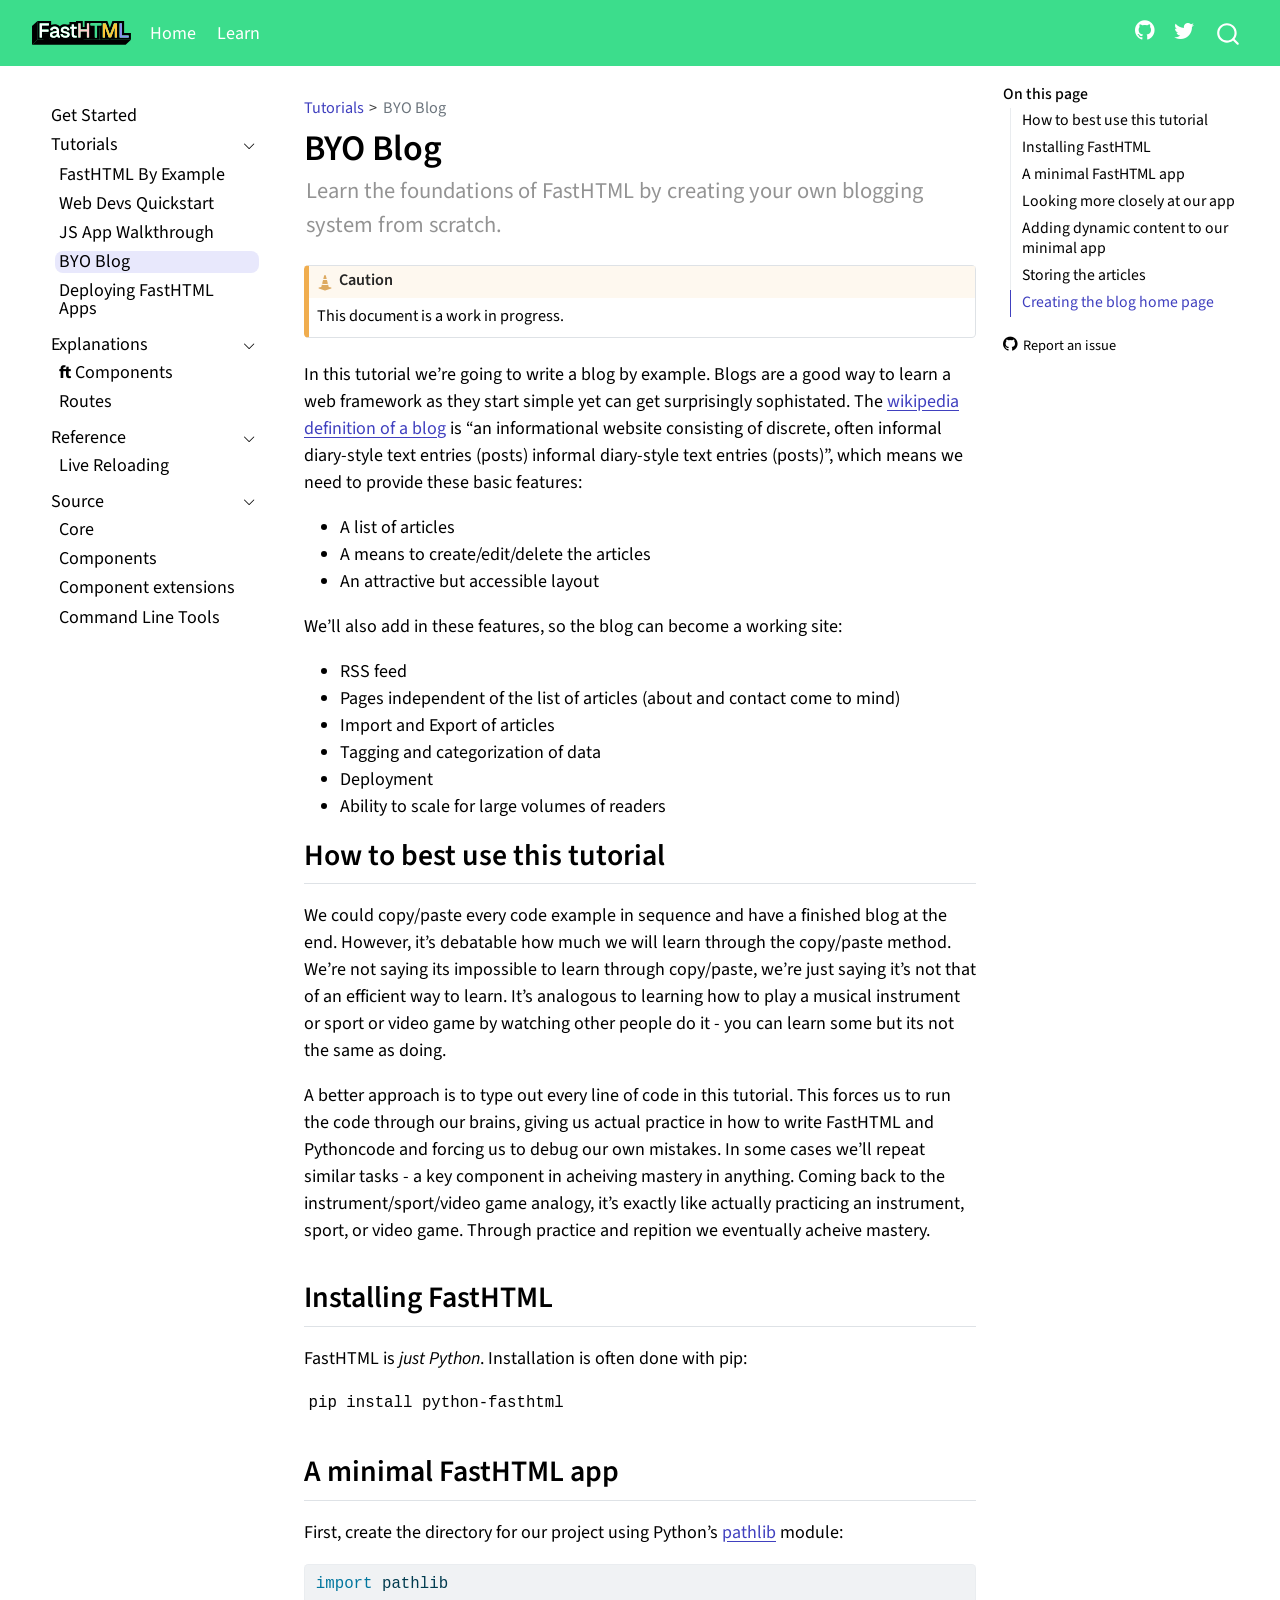
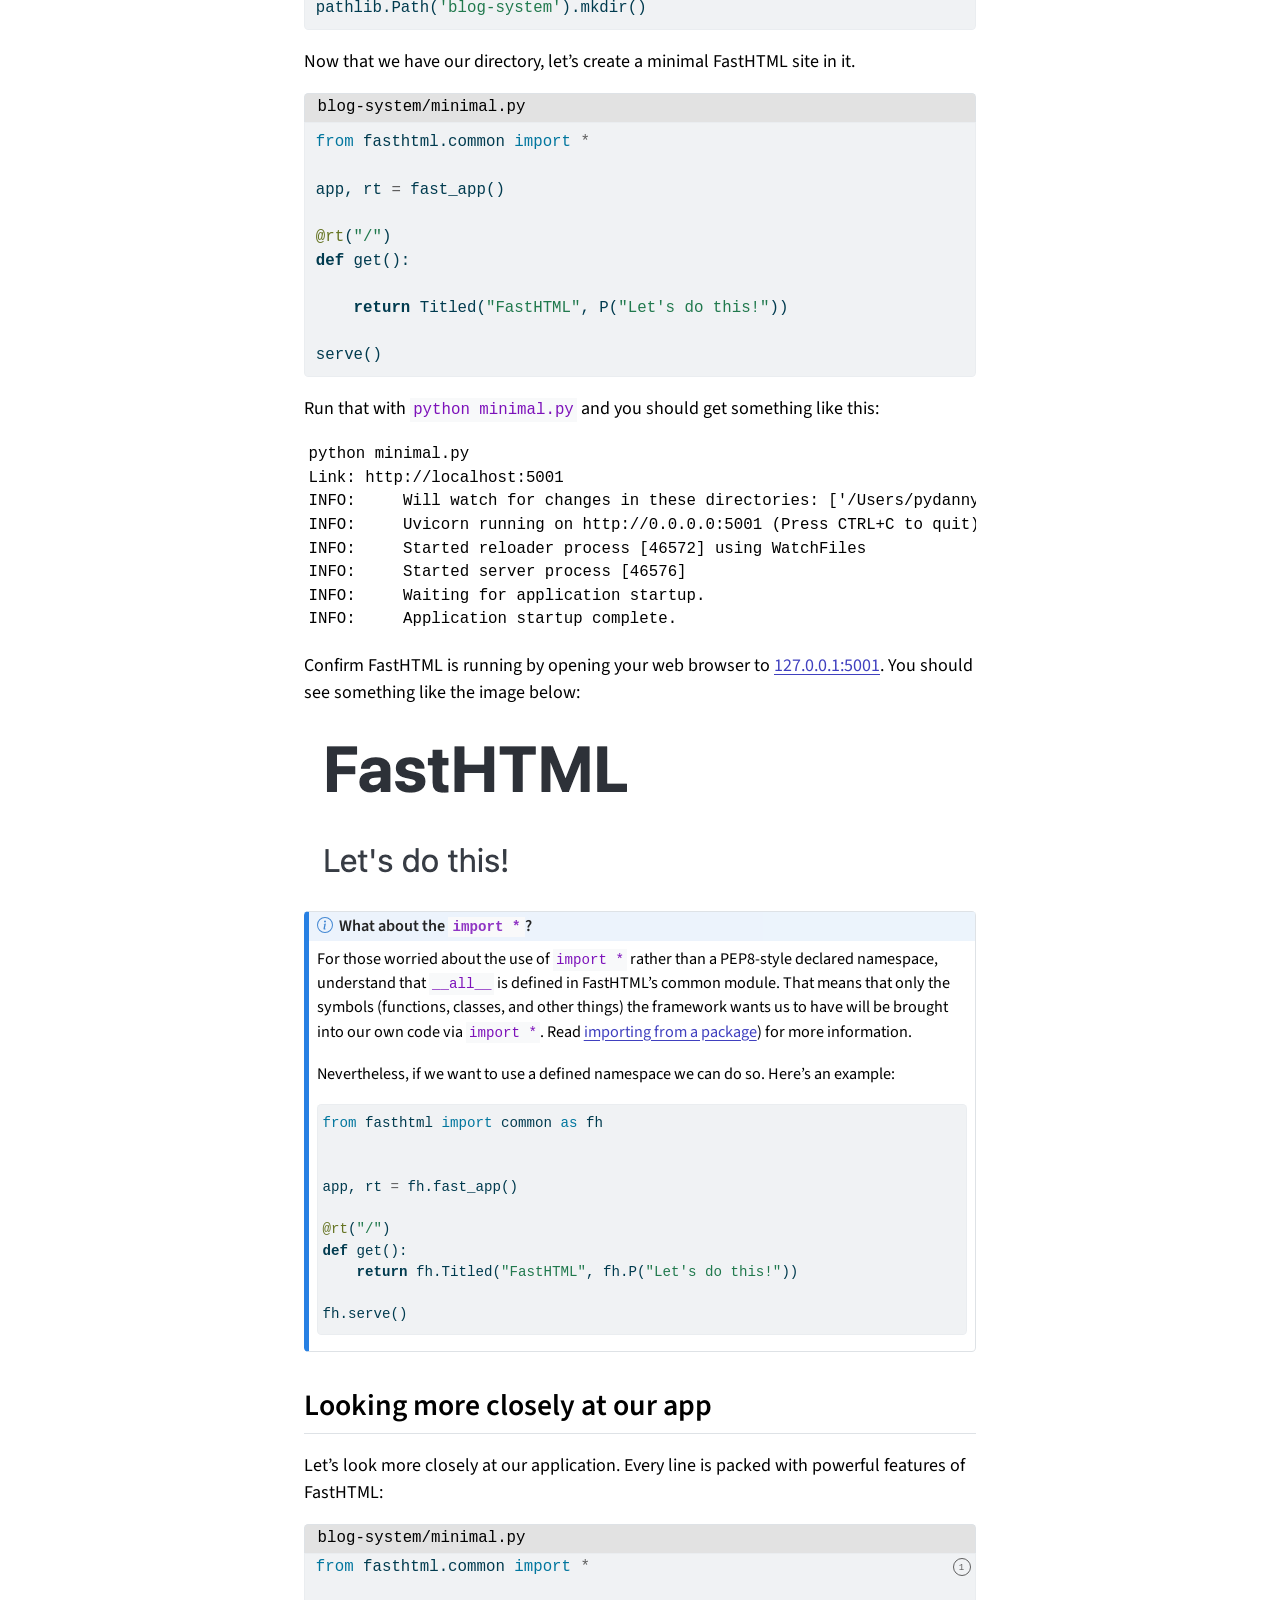
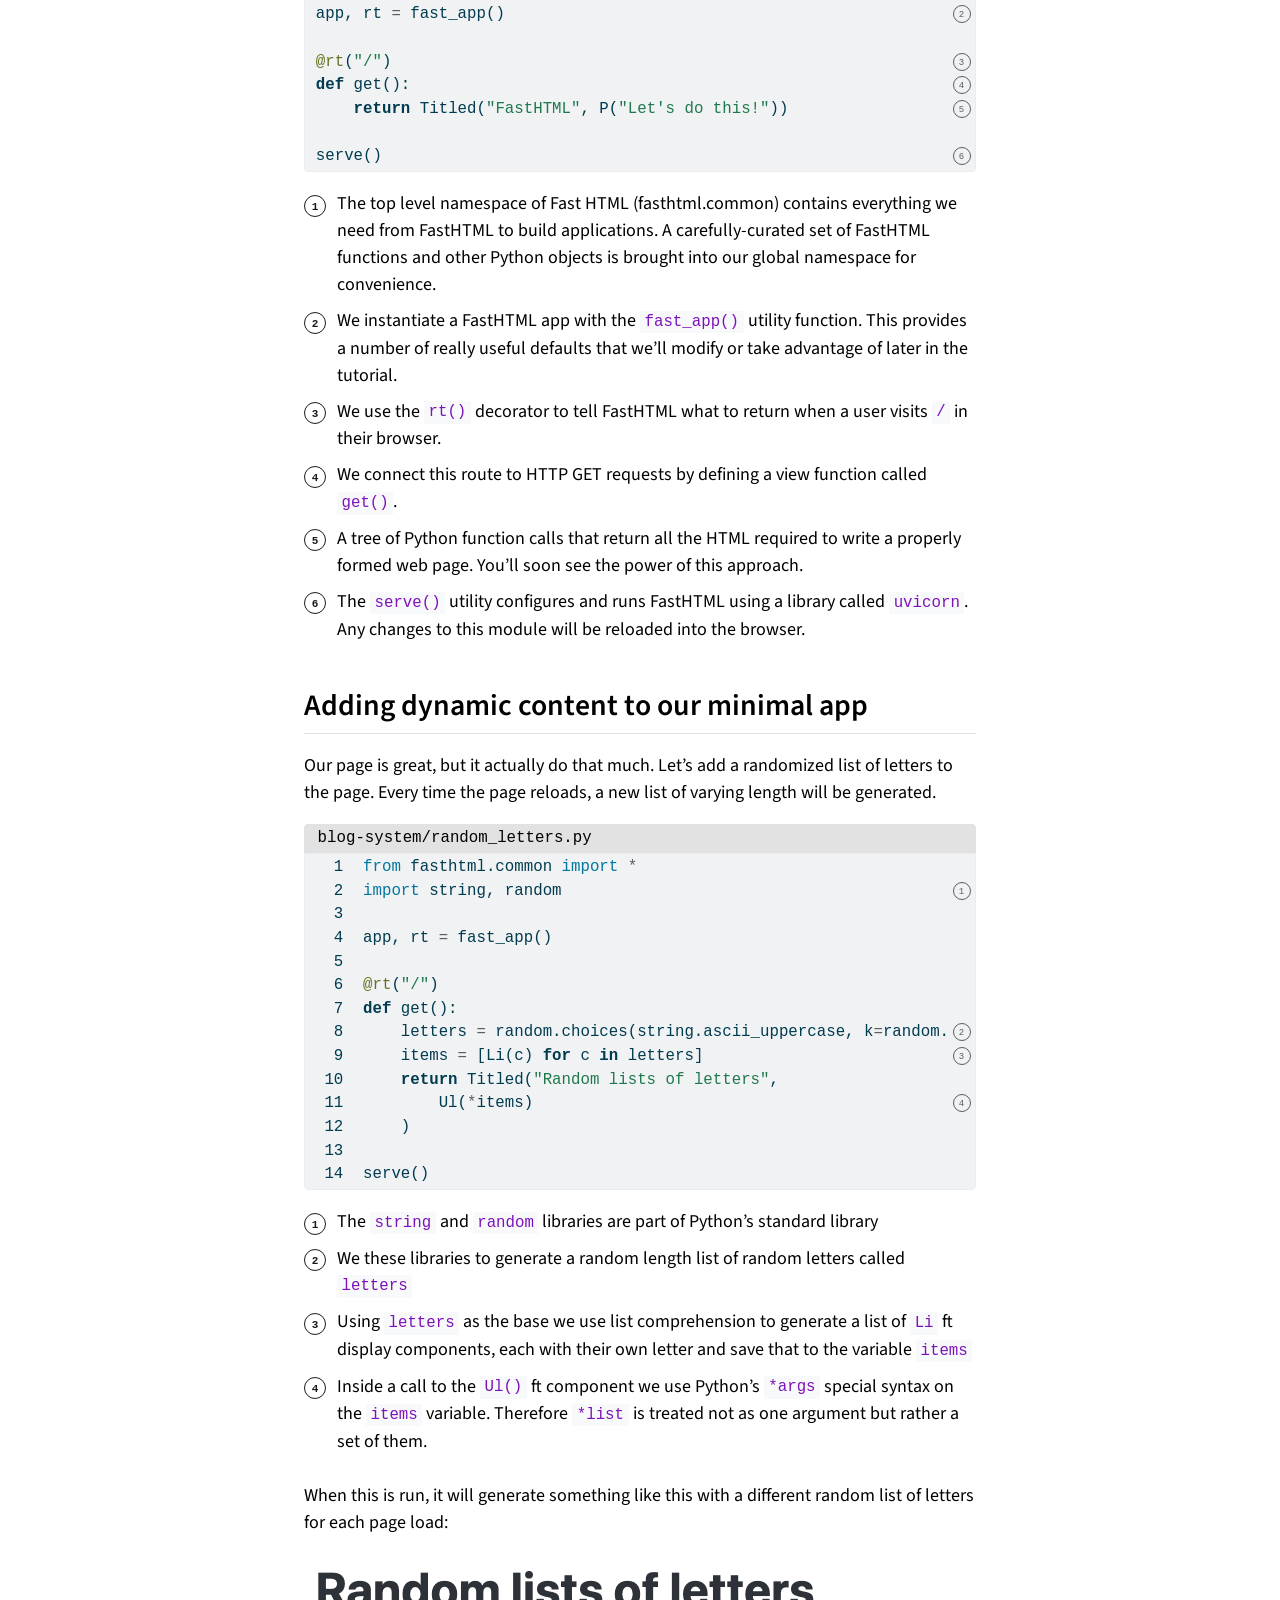
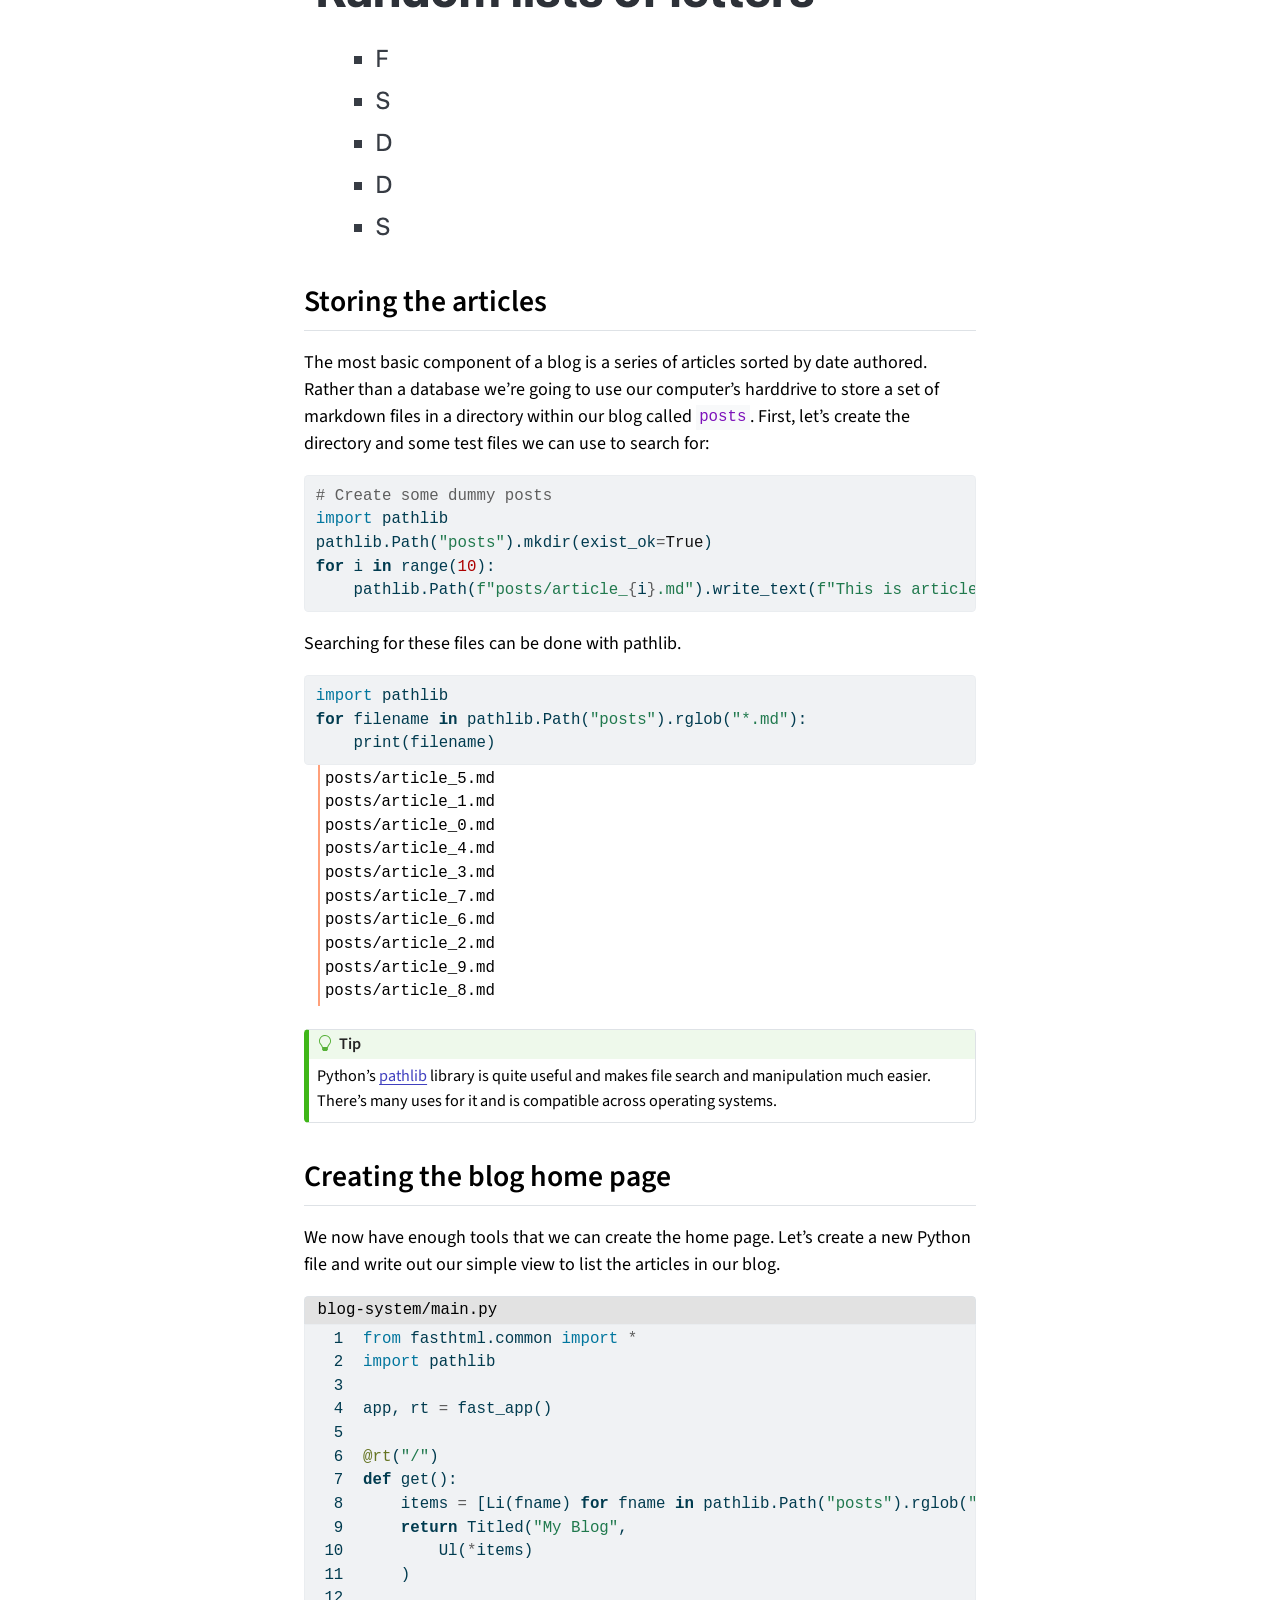
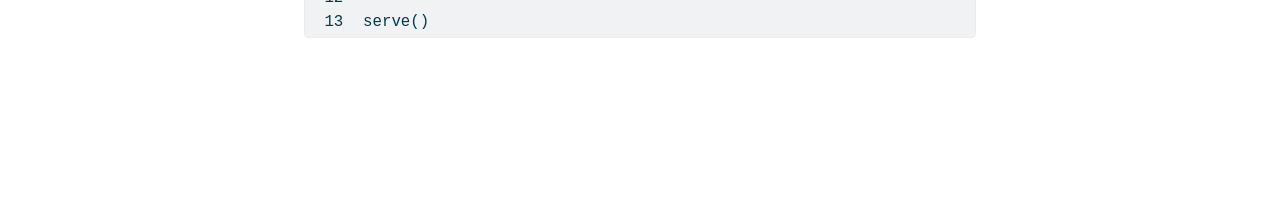
<file: tutorials/tutorial_for_web_devs.html>
<!DOCTYPE html>
<html xmlns="http://www.w3.org/1999/xhtml" lang="en" xml:lang="en"><head>

<meta charset="utf-8">
<meta name="generator" content="quarto-1.5.55">

<meta name="viewport" content="width=device-width, initial-scale=1.0, user-scalable=yes">

<meta name="description" content="Learn the foundations of FastHTML by creating your own blogging system from scratch.">

<title>BYO Blog – fasthtml</title>
<style>
code{white-space: pre-wrap;}
span.smallcaps{font-variant: small-caps;}
div.columns{display: flex; gap: min(4vw, 1.5em);}
div.column{flex: auto; overflow-x: auto;}
div.hanging-indent{margin-left: 1.5em; text-indent: -1.5em;}
ul.task-list{list-style: none;}
ul.task-list li input[type="checkbox"] {
  width: 0.8em;
  margin: 0 0.8em 0.2em -1em; /* quarto-specific, see https://github.com/quarto-dev/quarto-cli/issues/4556 */ 
  vertical-align: middle;
}
/* CSS for syntax highlighting */
pre > code.sourceCode { white-space: pre; position: relative; }
pre > code.sourceCode > span { line-height: 1.25; }
pre > code.sourceCode > span:empty { height: 1.2em; }
.sourceCode { overflow: visible; }
code.sourceCode > span { color: inherit; text-decoration: inherit; }
div.sourceCode { margin: 1em 0; }
pre.sourceCode { margin: 0; }
@media screen {
div.sourceCode { overflow: auto; }
}
@media print {
pre > code.sourceCode { white-space: pre-wrap; }
pre > code.sourceCode > span { display: inline-block; text-indent: -5em; padding-left: 5em; }
}
pre.numberSource code
  { counter-reset: source-line 0; }
pre.numberSource code > span
  { position: relative; left: -4em; counter-increment: source-line; }
pre.numberSource code > span > a:first-child::before
  { content: counter(source-line);
    position: relative; left: -1em; text-align: right; vertical-align: baseline;
    border: none; display: inline-block;
    -webkit-touch-callout: none; -webkit-user-select: none;
    -khtml-user-select: none; -moz-user-select: none;
    -ms-user-select: none; user-select: none;
    padding: 0 4px; width: 4em;
  }
pre.numberSource { margin-left: 3em;  padding-left: 4px; }
div.sourceCode
  {   }
@media screen {
pre > code.sourceCode > span > a:first-child::before { text-decoration: underline; }
}
</style>


<script src="../site_libs/quarto-nav/quarto-nav.js"></script>
<script src="../site_libs/quarto-nav/headroom.min.js"></script>
<script src="../site_libs/clipboard/clipboard.min.js"></script>
<script src="../site_libs/quarto-search/autocomplete.umd.js"></script>
<script src="../site_libs/quarto-search/fuse.min.js"></script>
<script src="../site_libs/quarto-search/quarto-search.js"></script>
<meta name="quarto:offset" content="../">
<script src="../site_libs/quarto-html/quarto.js"></script>
<script src="../site_libs/quarto-html/popper.min.js"></script>
<script src="../site_libs/quarto-html/tippy.umd.min.js"></script>
<script src="../site_libs/quarto-html/anchor.min.js"></script>
<link href="../site_libs/quarto-html/tippy.css" rel="stylesheet">
<link href="../site_libs/quarto-html/quarto-syntax-highlighting.css" rel="stylesheet" id="quarto-text-highlighting-styles">
<script src="../site_libs/bootstrap/bootstrap.min.js"></script>
<link href="../site_libs/bootstrap/bootstrap-icons.css" rel="stylesheet">
<link href="../site_libs/bootstrap/bootstrap.min.css" rel="stylesheet" id="quarto-bootstrap" data-mode="light">
<script id="quarto-search-options" type="application/json">{
  "location": "navbar",
  "copy-button": false,
  "collapse-after": 3,
  "panel-placement": "end",
  "type": "overlay",
  "limit": 50,
  "keyboard-shortcut": [
    "f",
    "/",
    "s"
  ],
  "show-item-context": false,
  "language": {
    "search-no-results-text": "No results",
    "search-matching-documents-text": "matching documents",
    "search-copy-link-title": "Copy link to search",
    "search-hide-matches-text": "Hide additional matches",
    "search-more-match-text": "more match in this document",
    "search-more-matches-text": "more matches in this document",
    "search-clear-button-title": "Clear",
    "search-text-placeholder": "",
    "search-detached-cancel-button-title": "Cancel",
    "search-submit-button-title": "Submit",
    "search-label": "Search"
  }
}</script>


<link rel="stylesheet" href="../styles.css">
<meta property="og:title" content="BYO Blog – fasthtml">
<meta property="og:description" content="Learn the foundations of FastHTML by creating your own blogging system from scratch.">
<meta property="og:site_name" content="fasthtml">
<meta name="twitter:title" content="BYO Blog – fasthtml">
<meta name="twitter:description" content="Learn the foundations of FastHTML by creating your own blogging system from scratch.">
<meta name="twitter:card" content="summary">
</head>

<body class="nav-sidebar floating nav-fixed">

<div id="quarto-search-results"></div>
  <header id="quarto-header" class="headroom fixed-top">
    <nav class="navbar navbar-expand-lg " data-bs-theme="dark">
      <div class="navbar-container container-fluid">
      <div class="navbar-brand-container mx-auto">
    <a href="../index.html" class="navbar-brand navbar-brand-logo">
    <img src="../logo.svg" alt="" class="navbar-logo">
    </a>
  </div>
            <div id="quarto-search" class="" title="Search"></div>
          <button class="navbar-toggler" type="button" data-bs-toggle="collapse" data-bs-target="#navbarCollapse" aria-controls="navbarCollapse" role="menu" aria-expanded="false" aria-label="Toggle navigation" onclick="if (window.quartoToggleHeadroom) { window.quartoToggleHeadroom(); }">
  <span class="navbar-toggler-icon"></span>
</button>
          <div class="collapse navbar-collapse" id="navbarCollapse">
            <ul class="navbar-nav navbar-nav-scroll me-auto">
  <li class="nav-item">
    <a class="nav-link" href="https://fastht.ml"> 
<span class="menu-text">Home</span></a>
  </li>  
  <li class="nav-item">
    <a class="nav-link" href="https://about.fastht.ml"> 
<span class="menu-text">Learn</span></a>
  </li>  
</ul>
            <ul class="navbar-nav navbar-nav-scroll ms-auto">
  <li class="nav-item compact">
    <a class="nav-link" href="https://github.com/answerdotai/fasthtml"> <i class="bi bi-github" role="img">
</i> 
<span class="menu-text"></span></a>
  </li>  
  <li class="nav-item compact">
    <a class="nav-link" href="https://x.com/answerdotai"> <i class="bi bi-twitter" role="img" aria-label="Fast.ai Twitter">
</i> 
<span class="menu-text"></span></a>
  </li>  
</ul>
          </div> <!-- /navcollapse -->
            <div class="quarto-navbar-tools">
</div>
      </div> <!-- /container-fluid -->
    </nav>
  <nav class="quarto-secondary-nav">
    <div class="container-fluid d-flex">
      <button type="button" class="quarto-btn-toggle btn" data-bs-toggle="collapse" role="button" data-bs-target=".quarto-sidebar-collapse-item" aria-controls="quarto-sidebar" aria-expanded="false" aria-label="Toggle sidebar navigation" onclick="if (window.quartoToggleHeadroom) { window.quartoToggleHeadroom(); }">
        <i class="bi bi-layout-text-sidebar-reverse"></i>
      </button>
        <nav class="quarto-page-breadcrumbs" aria-label="breadcrumb"><ol class="breadcrumb"><li class="breadcrumb-item"><a href="../tutorials/index.html">Tutorials</a></li><li class="breadcrumb-item"><a href="../tutorials/tutorial_for_web_devs.html">BYO Blog</a></li></ol></nav>
        <a class="flex-grow-1" role="navigation" data-bs-toggle="collapse" data-bs-target=".quarto-sidebar-collapse-item" aria-controls="quarto-sidebar" aria-expanded="false" aria-label="Toggle sidebar navigation" onclick="if (window.quartoToggleHeadroom) { window.quartoToggleHeadroom(); }">      
        </a>
    </div>
  </nav>
</header>
<!-- content -->
<div id="quarto-content" class="quarto-container page-columns page-rows-contents page-layout-article page-navbar">
<!-- sidebar -->
  <nav id="quarto-sidebar" class="sidebar collapse collapse-horizontal quarto-sidebar-collapse-item sidebar-navigation floating overflow-auto">
    <div class="sidebar-menu-container"> 
    <ul class="list-unstyled mt-1">
        <li class="sidebar-item">
  <div class="sidebar-item-container"> 
  <a href="../index.html" class="sidebar-item-text sidebar-link">
 <span class="menu-text">Get Started</span></a>
  </div>
</li>
        <li class="sidebar-item sidebar-item-section">
      <div class="sidebar-item-container"> 
            <a href="../tutorials/index.html" class="sidebar-item-text sidebar-link">
 <span class="menu-text">Tutorials</span></a>
          <a class="sidebar-item-toggle text-start" data-bs-toggle="collapse" data-bs-target="#quarto-sidebar-section-1" role="navigation" aria-expanded="true" aria-label="Toggle section">
            <i class="bi bi-chevron-right ms-2"></i>
          </a> 
      </div>
      <ul id="quarto-sidebar-section-1" class="collapse list-unstyled sidebar-section depth1 show">  
          <li class="sidebar-item">
  <div class="sidebar-item-container"> 
  <a href="../tutorials/by_example.html" class="sidebar-item-text sidebar-link">
 <span class="menu-text">FastHTML By Example</span></a>
  </div>
</li>
          <li class="sidebar-item">
  <div class="sidebar-item-container"> 
  <a href="../tutorials/quickstart_for_web_devs.html" class="sidebar-item-text sidebar-link">
 <span class="menu-text">Web Devs Quickstart</span></a>
  </div>
</li>
          <li class="sidebar-item">
  <div class="sidebar-item-container"> 
  <a href="../tutorials/e2e.html" class="sidebar-item-text sidebar-link">
 <span class="menu-text">JS App Walkthrough</span></a>
  </div>
</li>
          <li class="sidebar-item">
  <div class="sidebar-item-container"> 
  <a href="../tutorials/tutorial_for_web_devs.html" class="sidebar-item-text sidebar-link active">
 <span class="menu-text">BYO Blog</span></a>
  </div>
</li>
          <li class="sidebar-item">
  <div class="sidebar-item-container"> 
  <a href="../tutorials/deployment.html" class="sidebar-item-text sidebar-link">
 <span class="menu-text">Deploying FastHTML Apps</span></a>
  </div>
</li>
      </ul>
  </li>
        <li class="sidebar-item sidebar-item-section">
      <div class="sidebar-item-container"> 
            <a class="sidebar-item-text sidebar-link text-start" data-bs-toggle="collapse" data-bs-target="#quarto-sidebar-section-2" role="navigation" aria-expanded="true">
 <span class="menu-text">Explanations</span></a>
          <a class="sidebar-item-toggle text-start" data-bs-toggle="collapse" data-bs-target="#quarto-sidebar-section-2" role="navigation" aria-expanded="true" aria-label="Toggle section">
            <i class="bi bi-chevron-right ms-2"></i>
          </a> 
      </div>
      <ul id="quarto-sidebar-section-2" class="collapse list-unstyled sidebar-section depth1 show">  
          <li class="sidebar-item">
  <div class="sidebar-item-container"> 
  <a href="../explains/explaining_xt_components.html" class="sidebar-item-text sidebar-link">
 <span class="menu-text"><strong>ft</strong> Components</span></a>
  </div>
</li>
          <li class="sidebar-item">
  <div class="sidebar-item-container"> 
  <a href="../explains/routes.html" class="sidebar-item-text sidebar-link">
 <span class="menu-text">Routes</span></a>
  </div>
</li>
      </ul>
  </li>
        <li class="sidebar-item sidebar-item-section">
      <div class="sidebar-item-container"> 
            <a class="sidebar-item-text sidebar-link text-start" data-bs-toggle="collapse" data-bs-target="#quarto-sidebar-section-3" role="navigation" aria-expanded="true">
 <span class="menu-text">Reference</span></a>
          <a class="sidebar-item-toggle text-start" data-bs-toggle="collapse" data-bs-target="#quarto-sidebar-section-3" role="navigation" aria-expanded="true" aria-label="Toggle section">
            <i class="bi bi-chevron-right ms-2"></i>
          </a> 
      </div>
      <ul id="quarto-sidebar-section-3" class="collapse list-unstyled sidebar-section depth1 show">  
          <li class="sidebar-item">
  <div class="sidebar-item-container"> 
  <a href="../ref/live_reload.html" class="sidebar-item-text sidebar-link">
 <span class="menu-text">Live Reloading</span></a>
  </div>
</li>
      </ul>
  </li>
        <li class="sidebar-item sidebar-item-section">
      <div class="sidebar-item-container"> 
            <a class="sidebar-item-text sidebar-link text-start" data-bs-toggle="collapse" data-bs-target="#quarto-sidebar-section-4" role="navigation" aria-expanded="true">
 <span class="menu-text">Source</span></a>
          <a class="sidebar-item-toggle text-start" data-bs-toggle="collapse" data-bs-target="#quarto-sidebar-section-4" role="navigation" aria-expanded="true" aria-label="Toggle section">
            <i class="bi bi-chevron-right ms-2"></i>
          </a> 
      </div>
      <ul id="quarto-sidebar-section-4" class="collapse list-unstyled sidebar-section depth1 show">  
          <li class="sidebar-item">
  <div class="sidebar-item-container"> 
  <a href="../api/core.html" class="sidebar-item-text sidebar-link">
 <span class="menu-text">Core</span></a>
  </div>
</li>
          <li class="sidebar-item">
  <div class="sidebar-item-container"> 
  <a href="../api/components.html" class="sidebar-item-text sidebar-link">
 <span class="menu-text">Components</span></a>
  </div>
</li>
          <li class="sidebar-item">
  <div class="sidebar-item-container"> 
  <a href="../api/xtend.html" class="sidebar-item-text sidebar-link">
 <span class="menu-text">Component extensions</span></a>
  </div>
</li>
          <li class="sidebar-item">
  <div class="sidebar-item-container"> 
  <a href="../api/cli.html" class="sidebar-item-text sidebar-link">
 <span class="menu-text">Command Line Tools</span></a>
  </div>
</li>
      </ul>
  </li>
    </ul>
    </div>
</nav>
<div id="quarto-sidebar-glass" class="quarto-sidebar-collapse-item" data-bs-toggle="collapse" data-bs-target=".quarto-sidebar-collapse-item"></div>
<!-- margin-sidebar -->
    <div id="quarto-margin-sidebar" class="sidebar margin-sidebar">
        <nav id="TOC" role="doc-toc" class="toc-active">
    <h2 id="toc-title">On this page</h2>
   
  <ul>
  <li><a href="#how-to-best-use-this-tutorial" id="toc-how-to-best-use-this-tutorial" class="nav-link active" data-scroll-target="#how-to-best-use-this-tutorial">How to best use this tutorial</a></li>
  <li><a href="#installing-fasthtml" id="toc-installing-fasthtml" class="nav-link" data-scroll-target="#installing-fasthtml">Installing FastHTML</a></li>
  <li><a href="#a-minimal-fasthtml-app" id="toc-a-minimal-fasthtml-app" class="nav-link" data-scroll-target="#a-minimal-fasthtml-app">A minimal FastHTML app</a></li>
  <li><a href="#looking-more-closely-at-our-app" id="toc-looking-more-closely-at-our-app" class="nav-link" data-scroll-target="#looking-more-closely-at-our-app">Looking more closely at our app</a></li>
  <li><a href="#adding-dynamic-content-to-our-minimal-app" id="toc-adding-dynamic-content-to-our-minimal-app" class="nav-link" data-scroll-target="#adding-dynamic-content-to-our-minimal-app">Adding dynamic content to our minimal app</a></li>
  <li><a href="#storing-the-articles" id="toc-storing-the-articles" class="nav-link" data-scroll-target="#storing-the-articles">Storing the articles</a></li>
  <li><a href="#creating-the-blog-home-page" id="toc-creating-the-blog-home-page" class="nav-link" data-scroll-target="#creating-the-blog-home-page">Creating the blog home page</a></li>
  </ul>
<div class="toc-actions"><ul><li><a href="https://github.com/AnswerDotAI/fasthtml/issues/new" class="toc-action"><i class="bi bi-github"></i>Report an issue</a></li></ul></div></nav>
    </div>
<!-- main -->
<main class="content" id="quarto-document-content">

<header id="title-block-header" class="quarto-title-block default"><nav class="quarto-page-breadcrumbs quarto-title-breadcrumbs d-none d-lg-block" aria-label="breadcrumb"><ol class="breadcrumb"><li class="breadcrumb-item"><a href="../tutorials/index.html">Tutorials</a></li><li class="breadcrumb-item"><a href="../tutorials/tutorial_for_web_devs.html">BYO Blog</a></li></ol></nav>
<div class="quarto-title">
<h1 class="title">BYO Blog</h1>
</div>

<div>
  <div class="description">
    Learn the foundations of FastHTML by creating your own blogging system from scratch.
  </div>
</div>


<div class="quarto-title-meta">

    
  
    
  </div>
  


</header>


<!-- WARNING: THIS FILE WAS AUTOGENERATED! DO NOT EDIT! -->
<div class="callout callout-style-default callout-caution callout-titled">
<div class="callout-header d-flex align-content-center">
<div class="callout-icon-container">
<i class="callout-icon"></i>
</div>
<div class="callout-title-container flex-fill">
Caution
</div>
</div>
<div class="callout-body-container callout-body">
<p>This document is a work in progress.</p>
</div>
</div>
<p>In this tutorial we’re going to write a blog by example. Blogs are a good way to learn a web framework as they start simple yet can get surprisingly sophistated. The <a href="https://en.wikipedia.org/wiki/Blog">wikipedia definition of a blog</a> is “an informational website consisting of discrete, often informal diary-style text entries (posts) informal diary-style text entries (posts)”, which means we need to provide these basic features:</p>
<ul>
<li>A list of articles</li>
<li>A means to create/edit/delete the articles</li>
<li>An attractive but accessible layout</li>
</ul>
<p>We’ll also add in these features, so the blog can become a working site:</p>
<ul>
<li>RSS feed</li>
<li>Pages independent of the list of articles (about and contact come to mind)</li>
<li>Import and Export of articles</li>
<li>Tagging and categorization of data</li>
<li>Deployment</li>
<li>Ability to scale for large volumes of readers</li>
</ul>
<section id="how-to-best-use-this-tutorial" class="level2">
<h2 class="anchored" data-anchor-id="how-to-best-use-this-tutorial">How to best use this tutorial</h2>
<p>We could copy/paste every code example in sequence and have a finished blog at the end. However, it’s debatable how much we will learn through the copy/paste method. We’re not saying its impossible to learn through copy/paste, we’re just saying it’s not that of an efficient way to learn. It’s analogous to learning how to play a musical instrument or sport or video game by watching other people do it - you can learn some but its not the same as doing.</p>
<p>A better approach is to type out every line of code in this tutorial. This forces us to run the code through our brains, giving us actual practice in how to write FastHTML and Pythoncode and forcing us to debug our own mistakes. In some cases we’ll repeat similar tasks - a key component in acheiving mastery in anything. Coming back to the instrument/sport/video game analogy, it’s exactly like actually practicing an instrument, sport, or video game. Through practice and repition we eventually acheive mastery.</p>
</section>
<section id="installing-fasthtml" class="level2">
<h2 class="anchored" data-anchor-id="installing-fasthtml">Installing FastHTML</h2>
<p>FastHTML is <em>just Python</em>. Installation is often done with pip:</p>
<pre class="shellscript"><code>pip install python-fasthtml</code></pre>
</section>
<section id="a-minimal-fasthtml-app" class="level2">
<h2 class="anchored" data-anchor-id="a-minimal-fasthtml-app">A minimal FastHTML app</h2>
<p>First, create the directory for our project using Python’s <a href="https://docs.python.org/3/library/pathlib.html">pathlib</a> module:</p>
<div class="sourceCode" id="cb2"><pre class="sourceCode python code-with-copy"><code class="sourceCode python"><span id="cb2-1"><a href="#cb2-1" aria-hidden="true" tabindex="-1"></a><span class="im">import</span> pathlib</span>
<span id="cb2-2"><a href="#cb2-2" aria-hidden="true" tabindex="-1"></a>pathlib.Path(<span class="st">'blog-system'</span>).mkdir()</span></code><button title="Copy to Clipboard" class="code-copy-button"><i class="bi"></i></button></pre></div>
<p>Now that we have our directory, let’s create a minimal FastHTML site in it.</p>
<div class="code-with-filename">
<div class="code-with-filename-file">
<pre><strong>blog-system/minimal.py</strong></pre>
</div>
<div class="sourceCode" id="cb3" data-filename="blog-system/minimal.py"><pre class="sourceCode python code-with-copy"><code class="sourceCode python"><span id="cb3-1"><a href="#cb3-1" aria-hidden="true" tabindex="-1"></a><span class="im">from</span> fasthtml.common <span class="im">import</span> <span class="op">*</span> </span>
<span id="cb3-2"><a href="#cb3-2" aria-hidden="true" tabindex="-1"></a></span>
<span id="cb3-3"><a href="#cb3-3" aria-hidden="true" tabindex="-1"></a>app, rt <span class="op">=</span> fast_app()  </span>
<span id="cb3-4"><a href="#cb3-4" aria-hidden="true" tabindex="-1"></a></span>
<span id="cb3-5"><a href="#cb3-5" aria-hidden="true" tabindex="-1"></a><span class="at">@rt</span>(<span class="st">"/"</span>) </span>
<span id="cb3-6"><a href="#cb3-6" aria-hidden="true" tabindex="-1"></a><span class="kw">def</span> get():</span>
<span id="cb3-7"><a href="#cb3-7" aria-hidden="true" tabindex="-1"></a></span>
<span id="cb3-8"><a href="#cb3-8" aria-hidden="true" tabindex="-1"></a>    <span class="cf">return</span> Titled(<span class="st">"FastHTML"</span>, P(<span class="st">"Let's do this!"</span>)) </span>
<span id="cb3-9"><a href="#cb3-9" aria-hidden="true" tabindex="-1"></a></span>
<span id="cb3-10"><a href="#cb3-10" aria-hidden="true" tabindex="-1"></a>serve()</span></code><button title="Copy to Clipboard" class="code-copy-button"><i class="bi"></i></button></pre></div>
</div>
<p>Run that with <code>python minimal.py</code> and you should get something like this:</p>
<pre class="shellscript"><code>python minimal.py 
Link: http://localhost:5001
INFO:     Will watch for changes in these directories: ['/Users/pydanny/projects/blog-system']
INFO:     Uvicorn running on http://0.0.0.0:5001 (Press CTRL+C to quit)
INFO:     Started reloader process [46572] using WatchFiles
INFO:     Started server process [46576]
INFO:     Waiting for application startup.
INFO:     Application startup complete.</code></pre>
<p>Confirm FastHTML is running by opening your web browser to <a href="http://127.0.0.1:5001">127.0.0.1:5001</a>. You should see something like the image below:</p>
<p><img src="quickstart-web-dev/quickstart-fasthtml.png" class="img-fluid"></p>
<div class="callout callout-style-default callout-note callout-titled" title="What about the `import *`?">
<div class="callout-header d-flex align-content-center">
<div class="callout-icon-container">
<i class="callout-icon"></i>
</div>
<div class="callout-title-container flex-fill">
What about the <code>import *</code>?
</div>
</div>
<div class="callout-body-container callout-body">
<p>For those worried about the use of <code>import *</code> rather than a PEP8-style declared namespace, understand that <code>__all__</code> is defined in FastHTML’s common module. That means that only the symbols (functions, classes, and other things) the framework wants us to have will be brought into our own code via <code>import *</code>. Read <a href="https://docs.python.org/3/tutorial/modules.html#importing-from-a-package">importing from a package</a>) for more information.</p>
<p>Nevertheless, if we want to use a defined namespace we can do so. Here’s an example:</p>
<div class="sourceCode" id="cb5"><pre class="sourceCode python code-with-copy"><code class="sourceCode python"><span id="cb5-1"><a href="#cb5-1" aria-hidden="true" tabindex="-1"></a><span class="im">from</span> fasthtml <span class="im">import</span> common <span class="im">as</span> fh</span>
<span id="cb5-2"><a href="#cb5-2" aria-hidden="true" tabindex="-1"></a></span>
<span id="cb5-3"><a href="#cb5-3" aria-hidden="true" tabindex="-1"></a></span>
<span id="cb5-4"><a href="#cb5-4" aria-hidden="true" tabindex="-1"></a>app, rt <span class="op">=</span> fh.fast_app()  </span>
<span id="cb5-5"><a href="#cb5-5" aria-hidden="true" tabindex="-1"></a></span>
<span id="cb5-6"><a href="#cb5-6" aria-hidden="true" tabindex="-1"></a><span class="at">@rt</span>(<span class="st">"/"</span>) </span>
<span id="cb5-7"><a href="#cb5-7" aria-hidden="true" tabindex="-1"></a><span class="kw">def</span> get():</span>
<span id="cb5-8"><a href="#cb5-8" aria-hidden="true" tabindex="-1"></a>    <span class="cf">return</span> fh.Titled(<span class="st">"FastHTML"</span>, fh.P(<span class="st">"Let's do this!"</span>)) </span>
<span id="cb5-9"><a href="#cb5-9" aria-hidden="true" tabindex="-1"></a></span>
<span id="cb5-10"><a href="#cb5-10" aria-hidden="true" tabindex="-1"></a>fh.serve()</span></code><button title="Copy to Clipboard" class="code-copy-button"><i class="bi"></i></button></pre></div>
</div>
</div>
</section>
<section id="looking-more-closely-at-our-app" class="level2">
<h2 class="anchored" data-anchor-id="looking-more-closely-at-our-app">Looking more closely at our app</h2>
<p>Let’s look more closely at our application. Every line is packed with powerful features of FastHTML:</p>
<div class="code-with-filename">
<div class="code-with-filename-file">
<pre><strong>blog-system/minimal.py</strong></pre>
</div>
<div class="sourceCode" id="annotated-cell-5" data-filename="blog-system/minimal.py"><pre class="sourceCode python code-annotation-code code-with-copy code-annotated"><code class="sourceCode python"><a class="code-annotation-anchor" data-target-cell="annotated-cell-5" data-target-annotation="1" onclick="event.preventDefault();">1</a><span id="annotated-cell-5-1" class="code-annotation-target"><a href="#annotated-cell-5-1" aria-hidden="true" tabindex="-1"></a><span class="im">from</span> fasthtml.common <span class="im">import</span> <span class="op">*</span></span>
<span id="annotated-cell-5-2"><a href="#annotated-cell-5-2" aria-hidden="true" tabindex="-1"></a></span>
<a class="code-annotation-anchor" data-target-cell="annotated-cell-5" data-target-annotation="2" onclick="event.preventDefault();">2</a><span id="annotated-cell-5-3" class="code-annotation-target"><a href="#annotated-cell-5-3" aria-hidden="true" tabindex="-1"></a>app, rt <span class="op">=</span> fast_app()</span>
<span id="annotated-cell-5-4"><a href="#annotated-cell-5-4" aria-hidden="true" tabindex="-1"></a></span>
<a class="code-annotation-anchor" data-target-cell="annotated-cell-5" data-target-annotation="3" onclick="event.preventDefault();">3</a><span id="annotated-cell-5-5" class="code-annotation-target"><a href="#annotated-cell-5-5" aria-hidden="true" tabindex="-1"></a><span class="at">@rt</span>(<span class="st">"/"</span>)</span>
<a class="code-annotation-anchor" data-target-cell="annotated-cell-5" data-target-annotation="4" onclick="event.preventDefault();">4</a><span id="annotated-cell-5-6" class="code-annotation-target"><a href="#annotated-cell-5-6" aria-hidden="true" tabindex="-1"></a><span class="kw">def</span> get():</span>
<a class="code-annotation-anchor" data-target-cell="annotated-cell-5" data-target-annotation="5" onclick="event.preventDefault();">5</a><span id="annotated-cell-5-7" class="code-annotation-target"><a href="#annotated-cell-5-7" aria-hidden="true" tabindex="-1"></a>    <span class="cf">return</span> Titled(<span class="st">"FastHTML"</span>, P(<span class="st">"Let's do this!"</span>))</span>
<span id="annotated-cell-5-8"><a href="#annotated-cell-5-8" aria-hidden="true" tabindex="-1"></a></span>
<a class="code-annotation-anchor" data-target-cell="annotated-cell-5" data-target-annotation="6" onclick="event.preventDefault();">6</a><span id="annotated-cell-5-9" class="code-annotation-target"><a href="#annotated-cell-5-9" aria-hidden="true" tabindex="-1"></a>serve()</span><div class="code-annotation-gutter-bg"></div><div class="code-annotation-gutter"></div></code><button title="Copy to Clipboard" class="code-copy-button"><i class="bi"></i></button></pre></div>
</div>
<dl class="code-annotation-container-grid">
<dt data-target-cell="annotated-cell-5" data-target-annotation="1">1</dt>
<dd>
<span data-code-cell="annotated-cell-5" data-code-lines="1" data-code-annotation="1">The top level namespace of Fast HTML (fasthtml.common) contains everything we need from FastHTML to build applications. A carefully-curated set of FastHTML functions and other Python objects is brought into our global namespace for convenience.</span>
</dd>
<dt data-target-cell="annotated-cell-5" data-target-annotation="2">2</dt>
<dd>
<span data-code-cell="annotated-cell-5" data-code-lines="3" data-code-annotation="2">We instantiate a FastHTML app with the <code>fast_app()</code> utility function. This provides a number of really useful defaults that we’ll modify or take advantage of later in the tutorial.</span>
</dd>
<dt data-target-cell="annotated-cell-5" data-target-annotation="3">3</dt>
<dd>
<span data-code-cell="annotated-cell-5" data-code-lines="5" data-code-annotation="3">We use the <code>rt()</code> decorator to tell FastHTML what to return when a user visits <code>/</code> in their browser.</span>
</dd>
<dt data-target-cell="annotated-cell-5" data-target-annotation="4">4</dt>
<dd>
<span data-code-cell="annotated-cell-5" data-code-lines="6" data-code-annotation="4">We connect this route to HTTP GET requests by defining a view function called <code>get()</code>.</span>
</dd>
<dt data-target-cell="annotated-cell-5" data-target-annotation="5">5</dt>
<dd>
<span data-code-cell="annotated-cell-5" data-code-lines="7" data-code-annotation="5">A tree of Python function calls that return all the HTML required to write a properly formed web page. You’ll soon see the power of this approach.</span>
</dd>
<dt data-target-cell="annotated-cell-5" data-target-annotation="6">6</dt>
<dd>
<span data-code-cell="annotated-cell-5" data-code-lines="9" data-code-annotation="6">The <code>serve()</code> utility configures and runs FastHTML using a library called <code>uvicorn</code>. Any changes to this module will be reloaded into the browser.</span>
</dd>
</dl>
</section>
<section id="adding-dynamic-content-to-our-minimal-app" class="level2">
<h2 class="anchored" data-anchor-id="adding-dynamic-content-to-our-minimal-app">Adding dynamic content to our minimal app</h2>
<p>Our page is great, but it actually do that much. Let’s add a randomized list of letters to the page. Every time the page reloads, a new list of varying length will be generated.</p>
<div class="code-with-filename">
<div class="code-with-filename-file">
<pre><strong>blog-system/random_letters.py</strong></pre>
</div>
<div class="sourceCode" id="annotated-cell-6" data-filename="blog-system/random_letters.py"><pre class="sourceCode numberSource python code-annotation-code number-lines code-with-copy code-annotated"><code class="sourceCode python"><span id="annotated-cell-6-1"><a href="#annotated-cell-6-1"></a><span class="im">from</span> fasthtml.common <span class="im">import</span> <span class="op">*</span></span>
<a class="code-annotation-anchor" data-target-cell="annotated-cell-6" data-target-annotation="1" onclick="event.preventDefault();">1</a><span id="annotated-cell-6-2" class="code-annotation-target"><a href="#annotated-cell-6-2"></a><span class="im">import</span> string, random</span>
<span id="annotated-cell-6-3"><a href="#annotated-cell-6-3"></a></span>
<span id="annotated-cell-6-4"><a href="#annotated-cell-6-4"></a>app, rt <span class="op">=</span> fast_app()</span>
<span id="annotated-cell-6-5"><a href="#annotated-cell-6-5"></a></span>
<span id="annotated-cell-6-6"><a href="#annotated-cell-6-6"></a><span class="at">@rt</span>(<span class="st">"/"</span>)</span>
<span id="annotated-cell-6-7"><a href="#annotated-cell-6-7"></a><span class="kw">def</span> get():</span>
<a class="code-annotation-anchor" data-target-cell="annotated-cell-6" data-target-annotation="2" onclick="event.preventDefault();">2</a><span id="annotated-cell-6-8" class="code-annotation-target"><a href="#annotated-cell-6-8"></a>    letters <span class="op">=</span> random.choices(string.ascii_uppercase, k<span class="op">=</span>random.randint(<span class="dv">5</span>, <span class="dv">20</span>))</span>
<a class="code-annotation-anchor" data-target-cell="annotated-cell-6" data-target-annotation="3" onclick="event.preventDefault();">3</a><span id="annotated-cell-6-9" class="code-annotation-target"><a href="#annotated-cell-6-9"></a>    items <span class="op">=</span> [Li(c) <span class="cf">for</span> c <span class="kw">in</span> letters]</span>
<span id="annotated-cell-6-10"><a href="#annotated-cell-6-10"></a>    <span class="cf">return</span> Titled(<span class="st">"Random lists of letters"</span>,</span>
<a class="code-annotation-anchor" data-target-cell="annotated-cell-6" data-target-annotation="4" onclick="event.preventDefault();">4</a><span id="annotated-cell-6-11" class="code-annotation-target"><a href="#annotated-cell-6-11"></a>        Ul(<span class="op">*</span>items)</span>
<span id="annotated-cell-6-12"><a href="#annotated-cell-6-12"></a>    ) </span>
<span id="annotated-cell-6-13"><a href="#annotated-cell-6-13"></a></span>
<span id="annotated-cell-6-14"><a href="#annotated-cell-6-14"></a>serve()</span><div class="code-annotation-gutter-bg"></div><div class="code-annotation-gutter"></div></code><button title="Copy to Clipboard" class="code-copy-button"><i class="bi"></i></button></pre></div>
</div>
<dl class="code-annotation-container-grid">
<dt data-target-cell="annotated-cell-6" data-target-annotation="1">1</dt>
<dd>
<span data-code-cell="annotated-cell-6" data-code-lines="2" data-code-annotation="1">The <code>string</code> and <code>random</code> libraries are part of Python’s standard library</span>
</dd>
<dt data-target-cell="annotated-cell-6" data-target-annotation="2">2</dt>
<dd>
<span data-code-cell="annotated-cell-6" data-code-lines="8" data-code-annotation="2">We these libraries to generate a random length list of random letters called <code>letters</code></span>
</dd>
<dt data-target-cell="annotated-cell-6" data-target-annotation="3">3</dt>
<dd>
<span data-code-cell="annotated-cell-6" data-code-lines="9" data-code-annotation="3">Using <code>letters</code> as the base we use list comprehension to generate a list of <code>Li</code> ft display components, each with their own letter and save that to the variable <code>items</code></span>
</dd>
<dt data-target-cell="annotated-cell-6" data-target-annotation="4">4</dt>
<dd>
<span data-code-cell="annotated-cell-6" data-code-lines="11" data-code-annotation="4">Inside a call to the <code>Ul()</code> ft component we use Python’s <code>*args</code> special syntax on the <code>items</code> variable. Therefore <code>*list</code> is treated not as one argument but rather a set of them.</span>
</dd>
</dl>
<p>When this is run, it will generate something like this with a different random list of letters for each page load:</p>
<p><img src="web-dev-tut/random-list-letters.png" class="img-fluid"></p>
</section>
<section id="storing-the-articles" class="level2">
<h2 class="anchored" data-anchor-id="storing-the-articles">Storing the articles</h2>
<p>The most basic component of a blog is a series of articles sorted by date authored. Rather than a database we’re going to use our computer’s harddrive to store a set of markdown files in a directory within our blog called <code>posts</code>. First, let’s create the directory and some test files we can use to search for:</p>
<div id="cell-10" class="cell">
<div class="sourceCode cell-code" id="cb6"><pre class="sourceCode python code-with-copy"><code class="sourceCode python"><span id="cb6-1"><a href="#cb6-1" aria-hidden="true" tabindex="-1"></a><span class="co"># Create some dummy posts</span></span>
<span id="cb6-2"><a href="#cb6-2" aria-hidden="true" tabindex="-1"></a><span class="im">import</span> pathlib</span>
<span id="cb6-3"><a href="#cb6-3" aria-hidden="true" tabindex="-1"></a>pathlib.Path(<span class="st">"posts"</span>).mkdir(exist_ok<span class="op">=</span><span class="va">True</span>)</span>
<span id="cb6-4"><a href="#cb6-4" aria-hidden="true" tabindex="-1"></a><span class="cf">for</span> i <span class="kw">in</span> <span class="bu">range</span>(<span class="dv">10</span>):</span>
<span id="cb6-5"><a href="#cb6-5" aria-hidden="true" tabindex="-1"></a>    pathlib.Path(<span class="ss">f"posts/article_</span><span class="sc">{</span>i<span class="sc">}</span><span class="ss">.md"</span>).write_text(<span class="ss">f"This is article </span><span class="sc">{</span>i<span class="sc">}</span><span class="ss">"</span>)</span></code><button title="Copy to Clipboard" class="code-copy-button"><i class="bi"></i></button></pre></div>
</div>
<p>Searching for these files can be done with pathlib.</p>
<div id="cell-12" class="cell">
<div class="sourceCode cell-code" id="cb7"><pre class="sourceCode python code-with-copy"><code class="sourceCode python"><span id="cb7-1"><a href="#cb7-1" aria-hidden="true" tabindex="-1"></a><span class="im">import</span> pathlib</span>
<span id="cb7-2"><a href="#cb7-2" aria-hidden="true" tabindex="-1"></a><span class="cf">for</span> filename <span class="kw">in</span> pathlib.Path(<span class="st">"posts"</span>).rglob(<span class="st">"*.md"</span>):</span>
<span id="cb7-3"><a href="#cb7-3" aria-hidden="true" tabindex="-1"></a>    <span class="bu">print</span>(filename)</span></code><button title="Copy to Clipboard" class="code-copy-button"><i class="bi"></i></button></pre></div>
<div class="cell-output cell-output-stdout">
<pre><code>posts/article_5.md
posts/article_1.md
posts/article_0.md
posts/article_4.md
posts/article_3.md
posts/article_7.md
posts/article_6.md
posts/article_2.md
posts/article_9.md
posts/article_8.md</code></pre>
</div>
</div>
<div class="callout callout-style-default callout-tip callout-titled">
<div class="callout-header d-flex align-content-center">
<div class="callout-icon-container">
<i class="callout-icon"></i>
</div>
<div class="callout-title-container flex-fill">
Tip
</div>
</div>
<div class="callout-body-container callout-body">
<p>Python’s <a href="https://docs.python.org/3/library/pathlib.html">pathlib</a> library is quite useful and makes file search and manipulation much easier. There’s many uses for it and is compatible across operating systems.</p>
</div>
</div>
</section>
<section id="creating-the-blog-home-page" class="level2">
<h2 class="anchored" data-anchor-id="creating-the-blog-home-page">Creating the blog home page</h2>
<p>We now have enough tools that we can create the home page. Let’s create a new Python file and write out our simple view to list the articles in our blog.</p>
<div class="code-with-filename">
<div class="code-with-filename-file">
<pre><strong>blog-system/main.py</strong></pre>
</div>
<div class="sourceCode" id="annotated-cell-9" data-filename="blog-system/main.py"><pre class="sourceCode numberSource python code-annotation-code number-lines code-with-copy"><code class="sourceCode python"><span id="annotated-cell-9-1"><a href="#annotated-cell-9-1"></a><span class="im">from</span> fasthtml.common <span class="im">import</span> <span class="op">*</span></span>
<span id="annotated-cell-9-2"><a href="#annotated-cell-9-2"></a><span class="im">import</span> pathlib</span>
<span id="annotated-cell-9-3"><a href="#annotated-cell-9-3"></a></span>
<span id="annotated-cell-9-4"><a href="#annotated-cell-9-4"></a>app, rt <span class="op">=</span> fast_app()</span>
<span id="annotated-cell-9-5"><a href="#annotated-cell-9-5"></a></span>
<span id="annotated-cell-9-6"><a href="#annotated-cell-9-6"></a><span class="at">@rt</span>(<span class="st">"/"</span>)</span>
<span id="annotated-cell-9-7"><a href="#annotated-cell-9-7"></a><span class="kw">def</span> get():</span>
<span id="annotated-cell-9-8"><a href="#annotated-cell-9-8"></a>    items <span class="op">=</span> [Li(fname) <span class="cf">for</span> fname <span class="kw">in</span> pathlib.Path(<span class="st">"posts"</span>).rglob(<span class="st">"*.md"</span>)]    </span>
<span id="annotated-cell-9-9"><a href="#annotated-cell-9-9"></a>    <span class="cf">return</span> Titled(<span class="st">"My Blog"</span>,</span>
<span id="annotated-cell-9-10"><a href="#annotated-cell-9-10"></a>        Ul(<span class="op">*</span>items)</span>
<span id="annotated-cell-9-11"><a href="#annotated-cell-9-11"></a>    ) </span>
<span id="annotated-cell-9-12"><a href="#annotated-cell-9-12"></a></span>
<span id="annotated-cell-9-13"><a href="#annotated-cell-9-13"></a>serve()</span></code><button title="Copy to Clipboard" class="code-copy-button"><i class="bi"></i></button></pre></div>
</div>


</section>

</main> <!-- /main -->
<script id="quarto-html-after-body" type="application/javascript">
window.document.addEventListener("DOMContentLoaded", function (event) {
  const toggleBodyColorMode = (bsSheetEl) => {
    const mode = bsSheetEl.getAttribute("data-mode");
    const bodyEl = window.document.querySelector("body");
    if (mode === "dark") {
      bodyEl.classList.add("quarto-dark");
      bodyEl.classList.remove("quarto-light");
    } else {
      bodyEl.classList.add("quarto-light");
      bodyEl.classList.remove("quarto-dark");
    }
  }
  const toggleBodyColorPrimary = () => {
    const bsSheetEl = window.document.querySelector("link#quarto-bootstrap");
    if (bsSheetEl) {
      toggleBodyColorMode(bsSheetEl);
    }
  }
  toggleBodyColorPrimary();  
  const icon = "";
  const anchorJS = new window.AnchorJS();
  anchorJS.options = {
    placement: 'right',
    icon: icon
  };
  anchorJS.add('.anchored');
  const isCodeAnnotation = (el) => {
    for (const clz of el.classList) {
      if (clz.startsWith('code-annotation-')) {                     
        return true;
      }
    }
    return false;
  }
  const onCopySuccess = function(e) {
    // button target
    const button = e.trigger;
    // don't keep focus
    button.blur();
    // flash "checked"
    button.classList.add('code-copy-button-checked');
    var currentTitle = button.getAttribute("title");
    button.setAttribute("title", "Copied!");
    let tooltip;
    if (window.bootstrap) {
      button.setAttribute("data-bs-toggle", "tooltip");
      button.setAttribute("data-bs-placement", "left");
      button.setAttribute("data-bs-title", "Copied!");
      tooltip = new bootstrap.Tooltip(button, 
        { trigger: "manual", 
          customClass: "code-copy-button-tooltip",
          offset: [0, -8]});
      tooltip.show();    
    }
    setTimeout(function() {
      if (tooltip) {
        tooltip.hide();
        button.removeAttribute("data-bs-title");
        button.removeAttribute("data-bs-toggle");
        button.removeAttribute("data-bs-placement");
      }
      button.setAttribute("title", currentTitle);
      button.classList.remove('code-copy-button-checked');
    }, 1000);
    // clear code selection
    e.clearSelection();
  }
  const getTextToCopy = function(trigger) {
      const codeEl = trigger.previousElementSibling.cloneNode(true);
      for (const childEl of codeEl.children) {
        if (isCodeAnnotation(childEl)) {
          childEl.remove();
        }
      }
      return codeEl.innerText;
  }
  const clipboard = new window.ClipboardJS('.code-copy-button:not([data-in-quarto-modal])', {
    text: getTextToCopy
  });
  clipboard.on('success', onCopySuccess);
  if (window.document.getElementById('quarto-embedded-source-code-modal')) {
    // For code content inside modals, clipBoardJS needs to be initialized with a container option
    // TODO: Check when it could be a function (https://github.com/zenorocha/clipboard.js/issues/860)
    const clipboardModal = new window.ClipboardJS('.code-copy-button[data-in-quarto-modal]', {
      text: getTextToCopy,
      container: window.document.getElementById('quarto-embedded-source-code-modal')
    });
    clipboardModal.on('success', onCopySuccess);
  }
    var localhostRegex = new RegExp(/^(?:http|https):\/\/localhost\:?[0-9]*\//);
    var mailtoRegex = new RegExp(/^mailto:/);
      var filterRegex = new RegExp("https:\/\/AnswerDotAI\.github\.io\/fasthtml");
    var isInternal = (href) => {
        return filterRegex.test(href) || localhostRegex.test(href) || mailtoRegex.test(href);
    }
    // Inspect non-navigation links and adorn them if external
 	var links = window.document.querySelectorAll('a[href]:not(.nav-link):not(.navbar-brand):not(.toc-action):not(.sidebar-link):not(.sidebar-item-toggle):not(.pagination-link):not(.no-external):not([aria-hidden]):not(.dropdown-item):not(.quarto-navigation-tool):not(.about-link)');
    for (var i=0; i<links.length; i++) {
      const link = links[i];
      if (!isInternal(link.href)) {
        // undo the damage that might have been done by quarto-nav.js in the case of
        // links that we want to consider external
        if (link.dataset.originalHref !== undefined) {
          link.href = link.dataset.originalHref;
        }
      }
    }
  function tippyHover(el, contentFn, onTriggerFn, onUntriggerFn) {
    const config = {
      allowHTML: true,
      maxWidth: 500,
      delay: 100,
      arrow: false,
      appendTo: function(el) {
          return el.parentElement;
      },
      interactive: true,
      interactiveBorder: 10,
      theme: 'quarto',
      placement: 'bottom-start',
    };
    if (contentFn) {
      config.content = contentFn;
    }
    if (onTriggerFn) {
      config.onTrigger = onTriggerFn;
    }
    if (onUntriggerFn) {
      config.onUntrigger = onUntriggerFn;
    }
    window.tippy(el, config); 
  }
  const noterefs = window.document.querySelectorAll('a[role="doc-noteref"]');
  for (var i=0; i<noterefs.length; i++) {
    const ref = noterefs[i];
    tippyHover(ref, function() {
      // use id or data attribute instead here
      let href = ref.getAttribute('data-footnote-href') || ref.getAttribute('href');
      try { href = new URL(href).hash; } catch {}
      const id = href.replace(/^#\/?/, "");
      const note = window.document.getElementById(id);
      if (note) {
        return note.innerHTML;
      } else {
        return "";
      }
    });
  }
  const xrefs = window.document.querySelectorAll('a.quarto-xref');
  const processXRef = (id, note) => {
    // Strip column container classes
    const stripColumnClz = (el) => {
      el.classList.remove("page-full", "page-columns");
      if (el.children) {
        for (const child of el.children) {
          stripColumnClz(child);
        }
      }
    }
    stripColumnClz(note)
    if (id === null || id.startsWith('sec-')) {
      // Special case sections, only their first couple elements
      const container = document.createElement("div");
      if (note.children && note.children.length > 2) {
        container.appendChild(note.children[0].cloneNode(true));
        for (let i = 1; i < note.children.length; i++) {
          const child = note.children[i];
          if (child.tagName === "P" && child.innerText === "") {
            continue;
          } else {
            container.appendChild(child.cloneNode(true));
            break;
          }
        }
        if (window.Quarto?.typesetMath) {
          window.Quarto.typesetMath(container);
        }
        return container.innerHTML
      } else {
        if (window.Quarto?.typesetMath) {
          window.Quarto.typesetMath(note);
        }
        return note.innerHTML;
      }
    } else {
      // Remove any anchor links if they are present
      const anchorLink = note.querySelector('a.anchorjs-link');
      if (anchorLink) {
        anchorLink.remove();
      }
      if (window.Quarto?.typesetMath) {
        window.Quarto.typesetMath(note);
      }
      // TODO in 1.5, we should make sure this works without a callout special case
      if (note.classList.contains("callout")) {
        return note.outerHTML;
      } else {
        return note.innerHTML;
      }
    }
  }
  for (var i=0; i<xrefs.length; i++) {
    const xref = xrefs[i];
    tippyHover(xref, undefined, function(instance) {
      instance.disable();
      let url = xref.getAttribute('href');
      let hash = undefined; 
      if (url.startsWith('#')) {
        hash = url;
      } else {
        try { hash = new URL(url).hash; } catch {}
      }
      if (hash) {
        const id = hash.replace(/^#\/?/, "");
        const note = window.document.getElementById(id);
        if (note !== null) {
          try {
            const html = processXRef(id, note.cloneNode(true));
            instance.setContent(html);
          } finally {
            instance.enable();
            instance.show();
          }
        } else {
          // See if we can fetch this
          fetch(url.split('#')[0])
          .then(res => res.text())
          .then(html => {
            const parser = new DOMParser();
            const htmlDoc = parser.parseFromString(html, "text/html");
            const note = htmlDoc.getElementById(id);
            if (note !== null) {
              const html = processXRef(id, note);
              instance.setContent(html);
            } 
          }).finally(() => {
            instance.enable();
            instance.show();
          });
        }
      } else {
        // See if we can fetch a full url (with no hash to target)
        // This is a special case and we should probably do some content thinning / targeting
        fetch(url)
        .then(res => res.text())
        .then(html => {
          const parser = new DOMParser();
          const htmlDoc = parser.parseFromString(html, "text/html");
          const note = htmlDoc.querySelector('main.content');
          if (note !== null) {
            // This should only happen for chapter cross references
            // (since there is no id in the URL)
            // remove the first header
            if (note.children.length > 0 && note.children[0].tagName === "HEADER") {
              note.children[0].remove();
            }
            const html = processXRef(null, note);
            instance.setContent(html);
          } 
        }).finally(() => {
          instance.enable();
          instance.show();
        });
      }
    }, function(instance) {
    });
  }
      let selectedAnnoteEl;
      const selectorForAnnotation = ( cell, annotation) => {
        let cellAttr = 'data-code-cell="' + cell + '"';
        let lineAttr = 'data-code-annotation="' +  annotation + '"';
        const selector = 'span[' + cellAttr + '][' + lineAttr + ']';
        return selector;
      }
      const selectCodeLines = (annoteEl) => {
        const doc = window.document;
        const targetCell = annoteEl.getAttribute("data-target-cell");
        const targetAnnotation = annoteEl.getAttribute("data-target-annotation");
        const annoteSpan = window.document.querySelector(selectorForAnnotation(targetCell, targetAnnotation));
        const lines = annoteSpan.getAttribute("data-code-lines").split(",");
        const lineIds = lines.map((line) => {
          return targetCell + "-" + line;
        })
        let top = null;
        let height = null;
        let parent = null;
        if (lineIds.length > 0) {
            //compute the position of the single el (top and bottom and make a div)
            const el = window.document.getElementById(lineIds[0]);
            top = el.offsetTop;
            height = el.offsetHeight;
            parent = el.parentElement.parentElement;
          if (lineIds.length > 1) {
            const lastEl = window.document.getElementById(lineIds[lineIds.length - 1]);
            const bottom = lastEl.offsetTop + lastEl.offsetHeight;
            height = bottom - top;
          }
          if (top !== null && height !== null && parent !== null) {
            // cook up a div (if necessary) and position it 
            let div = window.document.getElementById("code-annotation-line-highlight");
            if (div === null) {
              div = window.document.createElement("div");
              div.setAttribute("id", "code-annotation-line-highlight");
              div.style.position = 'absolute';
              parent.appendChild(div);
            }
            div.style.top = top - 2 + "px";
            div.style.height = height + 4 + "px";
            div.style.left = 0;
            let gutterDiv = window.document.getElementById("code-annotation-line-highlight-gutter");
            if (gutterDiv === null) {
              gutterDiv = window.document.createElement("div");
              gutterDiv.setAttribute("id", "code-annotation-line-highlight-gutter");
              gutterDiv.style.position = 'absolute';
              const codeCell = window.document.getElementById(targetCell);
              const gutter = codeCell.querySelector('.code-annotation-gutter');
              gutter.appendChild(gutterDiv);
            }
            gutterDiv.style.top = top - 2 + "px";
            gutterDiv.style.height = height + 4 + "px";
          }
          selectedAnnoteEl = annoteEl;
        }
      };
      const unselectCodeLines = () => {
        const elementsIds = ["code-annotation-line-highlight", "code-annotation-line-highlight-gutter"];
        elementsIds.forEach((elId) => {
          const div = window.document.getElementById(elId);
          if (div) {
            div.remove();
          }
        });
        selectedAnnoteEl = undefined;
      };
        // Handle positioning of the toggle
    window.addEventListener(
      "resize",
      throttle(() => {
        elRect = undefined;
        if (selectedAnnoteEl) {
          selectCodeLines(selectedAnnoteEl);
        }
      }, 10)
    );
    function throttle(fn, ms) {
    let throttle = false;
    let timer;
      return (...args) => {
        if(!throttle) { // first call gets through
            fn.apply(this, args);
            throttle = true;
        } else { // all the others get throttled
            if(timer) clearTimeout(timer); // cancel #2
            timer = setTimeout(() => {
              fn.apply(this, args);
              timer = throttle = false;
            }, ms);
        }
      };
    }
      // Attach click handler to the DT
      const annoteDls = window.document.querySelectorAll('dt[data-target-cell]');
      for (const annoteDlNode of annoteDls) {
        annoteDlNode.addEventListener('click', (event) => {
          const clickedEl = event.target;
          if (clickedEl !== selectedAnnoteEl) {
            unselectCodeLines();
            const activeEl = window.document.querySelector('dt[data-target-cell].code-annotation-active');
            if (activeEl) {
              activeEl.classList.remove('code-annotation-active');
            }
            selectCodeLines(clickedEl);
            clickedEl.classList.add('code-annotation-active');
          } else {
            // Unselect the line
            unselectCodeLines();
            clickedEl.classList.remove('code-annotation-active');
          }
        });
      }
  const findCites = (el) => {
    const parentEl = el.parentElement;
    if (parentEl) {
      const cites = parentEl.dataset.cites;
      if (cites) {
        return {
          el,
          cites: cites.split(' ')
        };
      } else {
        return findCites(el.parentElement)
      }
    } else {
      return undefined;
    }
  };
  var bibliorefs = window.document.querySelectorAll('a[role="doc-biblioref"]');
  for (var i=0; i<bibliorefs.length; i++) {
    const ref = bibliorefs[i];
    const citeInfo = findCites(ref);
    if (citeInfo) {
      tippyHover(citeInfo.el, function() {
        var popup = window.document.createElement('div');
        citeInfo.cites.forEach(function(cite) {
          var citeDiv = window.document.createElement('div');
          citeDiv.classList.add('hanging-indent');
          citeDiv.classList.add('csl-entry');
          var biblioDiv = window.document.getElementById('ref-' + cite);
          if (biblioDiv) {
            citeDiv.innerHTML = biblioDiv.innerHTML;
          }
          popup.appendChild(citeDiv);
        });
        return popup.innerHTML;
      });
    }
  }
});
</script>
</div> <!-- /content -->




<footer class="footer"><div class="nav-footer"><div class="nav-footer-center"><div class="toc-actions d-sm-block d-md-none"><ul><li><a href="https://github.com/AnswerDotAI/fasthtml/issues/new" class="toc-action"><i class="bi bi-github"></i>Report an issue</a></li></ul></div></div></div></footer></body></html>
</file>
<file: site_libs/quarto-html/tippy.css>
.tippy-box[data-animation=fade][data-state=hidden]{opacity:0}[data-tippy-root]{max-width:calc(100vw - 10px)}.tippy-box{position:relative;background-color:#333;color:#fff;border-radius:4px;font-size:14px;line-height:1.4;white-space:normal;outline:0;transition-property:transform,visibility,opacity}.tippy-box[data-placement^=top]>.tippy-arrow{bottom:0}.tippy-box[data-placement^=top]>.tippy-arrow:before{bottom:-7px;left:0;border-width:8px 8px 0;border-top-color:initial;transform-origin:center top}.tippy-box[data-placement^=bottom]>.tippy-arrow{top:0}.tippy-box[data-placement^=bottom]>.tippy-arrow:before{top:-7px;left:0;border-width:0 8px 8px;border-bottom-color:initial;transform-origin:center bottom}.tippy-box[data-placement^=left]>.tippy-arrow{right:0}.tippy-box[data-placement^=left]>.tippy-arrow:before{border-width:8px 0 8px 8px;border-left-color:initial;right:-7px;transform-origin:center left}.tippy-box[data-placement^=right]>.tippy-arrow{left:0}.tippy-box[data-placement^=right]>.tippy-arrow:before{left:-7px;border-width:8px 8px 8px 0;border-right-color:initial;transform-origin:center right}.tippy-box[data-inertia][data-state=visible]{transition-timing-function:cubic-bezier(.54,1.5,.38,1.11)}.tippy-arrow{width:16px;height:16px;color:#333}.tippy-arrow:before{content:"";position:absolute;border-color:transparent;border-style:solid}.tippy-content{position:relative;padding:5px 9px;z-index:1}
</file>
<file: site_libs/quarto-html/quarto-syntax-highlighting.css>
/* quarto syntax highlight colors */
:root {
  --quarto-hl-ot-color: #003B4F;
  --quarto-hl-at-color: #657422;
  --quarto-hl-ss-color: #20794D;
  --quarto-hl-an-color: #5E5E5E;
  --quarto-hl-fu-color: #4758AB;
  --quarto-hl-st-color: #20794D;
  --quarto-hl-cf-color: #003B4F;
  --quarto-hl-op-color: #5E5E5E;
  --quarto-hl-er-color: #AD0000;
  --quarto-hl-bn-color: #AD0000;
  --quarto-hl-al-color: #AD0000;
  --quarto-hl-va-color: #111111;
  --quarto-hl-bu-color: inherit;
  --quarto-hl-ex-color: inherit;
  --quarto-hl-pp-color: #AD0000;
  --quarto-hl-in-color: #5E5E5E;
  --quarto-hl-vs-color: #20794D;
  --quarto-hl-wa-color: #5E5E5E;
  --quarto-hl-do-color: #5E5E5E;
  --quarto-hl-im-color: #00769E;
  --quarto-hl-ch-color: #20794D;
  --quarto-hl-dt-color: #AD0000;
  --quarto-hl-fl-color: #AD0000;
  --quarto-hl-co-color: #5E5E5E;
  --quarto-hl-cv-color: #5E5E5E;
  --quarto-hl-cn-color: #8f5902;
  --quarto-hl-sc-color: #5E5E5E;
  --quarto-hl-dv-color: #AD0000;
  --quarto-hl-kw-color: #003B4F;
}

/* other quarto variables */
:root {
  --quarto-font-monospace: SFMono-Regular, Menlo, Monaco, Consolas, "Liberation Mono", "Courier New", monospace;
}

pre > code.sourceCode > span {
  color: #003B4F;
}

code span {
  color: #003B4F;
}

code.sourceCode > span {
  color: #003B4F;
}

div.sourceCode,
div.sourceCode pre.sourceCode {
  color: #003B4F;
}

code span.ot {
  color: #003B4F;
  font-style: inherit;
}

code span.at {
  color: #657422;
  font-style: inherit;
}

code span.ss {
  color: #20794D;
  font-style: inherit;
}

code span.an {
  color: #5E5E5E;
  font-style: inherit;
}

code span.fu {
  color: #4758AB;
  font-style: inherit;
}

code span.st {
  color: #20794D;
  font-style: inherit;
}

code span.cf {
  color: #003B4F;
  font-weight: bold;
  font-style: inherit;
}

code span.op {
  color: #5E5E5E;
  font-style: inherit;
}

code span.er {
  color: #AD0000;
  font-style: inherit;
}

code span.bn {
  color: #AD0000;
  font-style: inherit;
}

code span.al {
  color: #AD0000;
  font-style: inherit;
}

code span.va {
  color: #111111;
  font-style: inherit;
}

code span.bu {
  font-style: inherit;
}

code span.ex {
  font-style: inherit;
}

code span.pp {
  color: #AD0000;
  font-style: inherit;
}

code span.in {
  color: #5E5E5E;
  font-style: inherit;
}

code span.vs {
  color: #20794D;
  font-style: inherit;
}

code span.wa {
  color: #5E5E5E;
  font-style: italic;
}

code span.do {
  color: #5E5E5E;
  font-style: italic;
}

code span.im {
  color: #00769E;
  font-style: inherit;
}

code span.ch {
  color: #20794D;
  font-style: inherit;
}

code span.dt {
  color: #AD0000;
  font-style: inherit;
}

code span.fl {
  color: #AD0000;
  font-style: inherit;
}

code span.co {
  color: #5E5E5E;
  font-style: inherit;
}

code span.cv {
  color: #5E5E5E;
  font-style: italic;
}

code span.cn {
  color: #8f5902;
  font-style: inherit;
}

code span.sc {
  color: #5E5E5E;
  font-style: inherit;
}

code span.dv {
  color: #AD0000;
  font-style: inherit;
}

code span.kw {
  color: #003B4F;
  font-weight: bold;
  font-style: inherit;
}

.prevent-inlining {
  content: "</";
}

/*# sourceMappingURL=debc5d5d77c3f9108843748ff7464032.css.map */
</file>
<file: styles.css>
.cell { margin-bottom: 1rem; }
.cell > .sourceCode { margin-bottom: 0; }
.cell-output > pre { margin-bottom: 0; }

.cell-output > pre, .cell-output > .sourceCode > pre, .cell-output-stdout > pre {
  margin-left: 0.8rem;
  margin-top: 0;
  background: none;
  border-left: 2px solid lightsalmon;
  border-top-left-radius: 0;
  border-top-right-radius: 0;
}

.cell-output > .sourceCode { border: none; }

.cell-output > .sourceCode {
  background: none;
  margin-top: 0;
}

div.description {
  padding-left: 2px;
  padding-top: 5px;
  font-size: 1.25rem;
  color: rgba(0, 0, 0, 0.60);
  opacity: 70%;
}


div.sidebar-item-container .active {
  background-color: #E8E8FC;
  color: #000;
}

div.sidebar-item-container a {
  color: #000;
  padding: 2px 4px;
  border-radius: 8px;
  font-size: 1rem;
}

div.sidebar-item-container a.text-start {
  padding-bottom: 0px;
}

.navbar-container { max-width: 1282px; }
</file>
